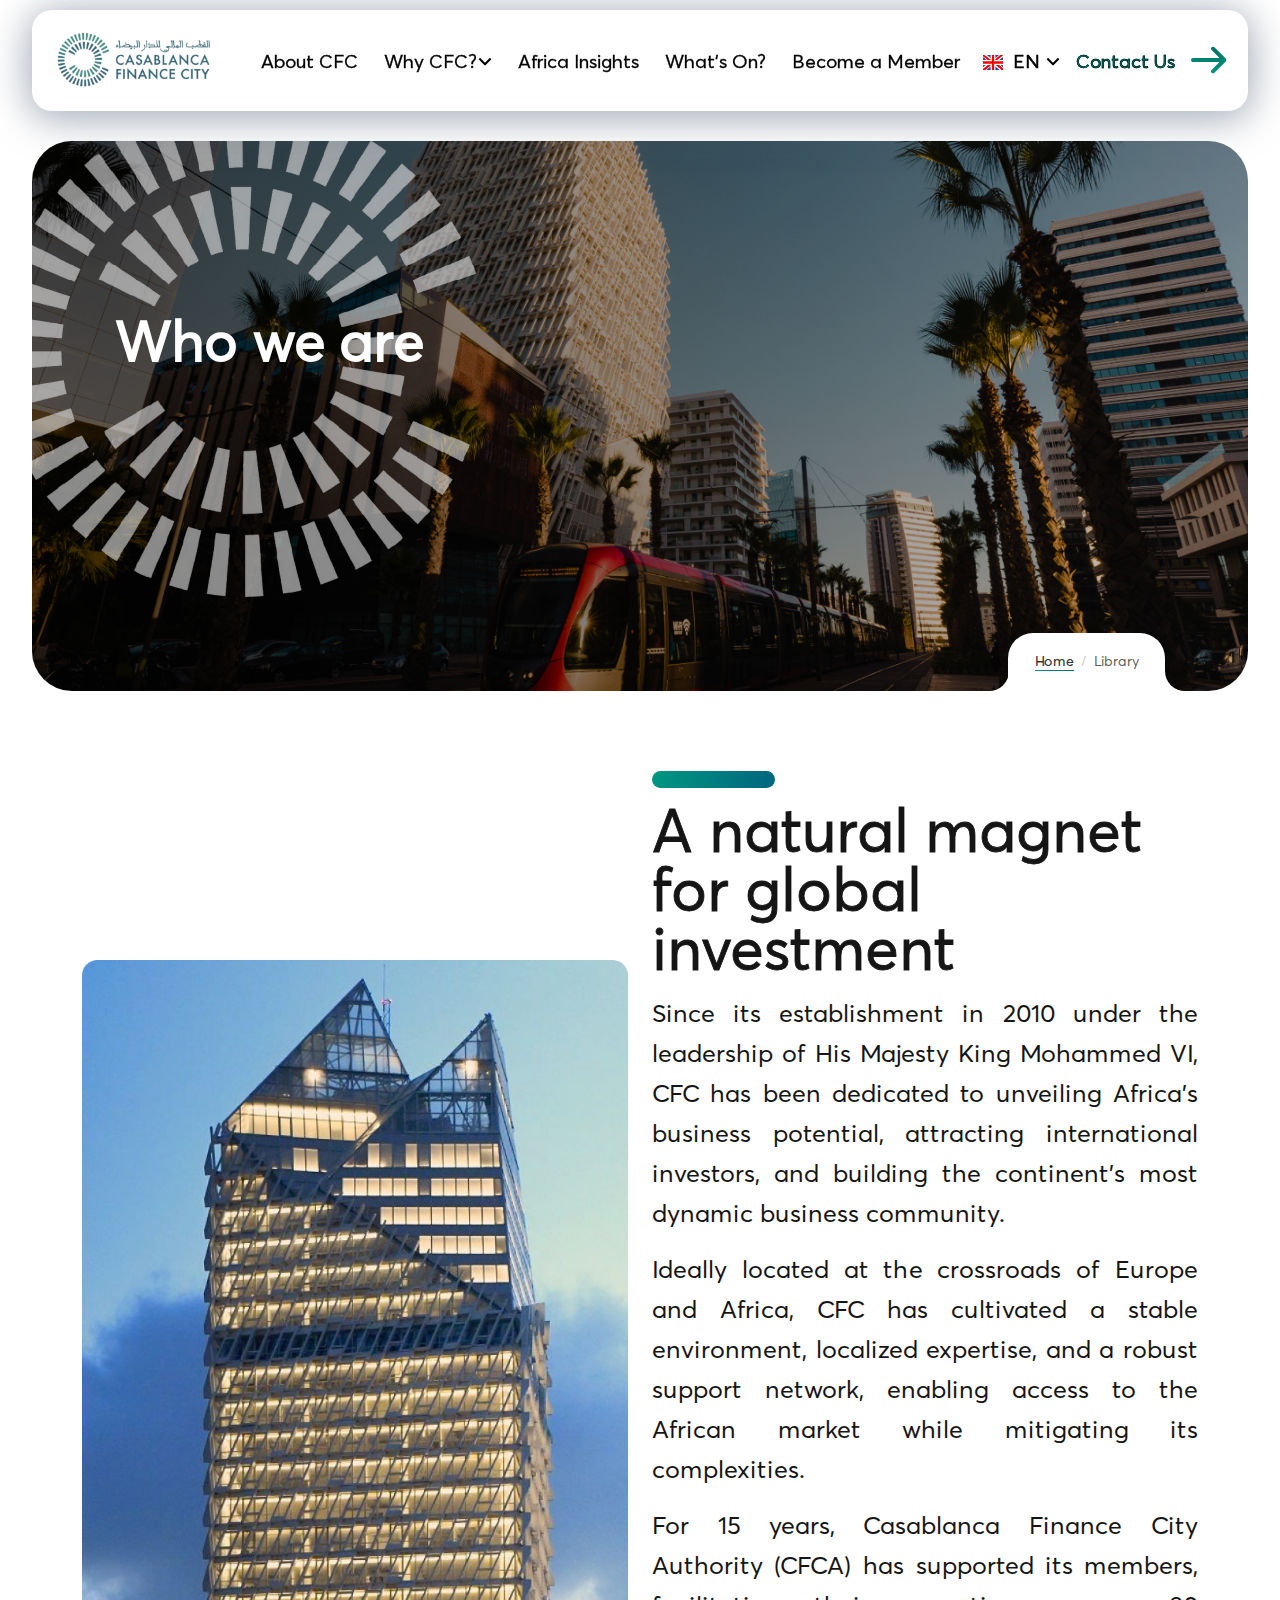
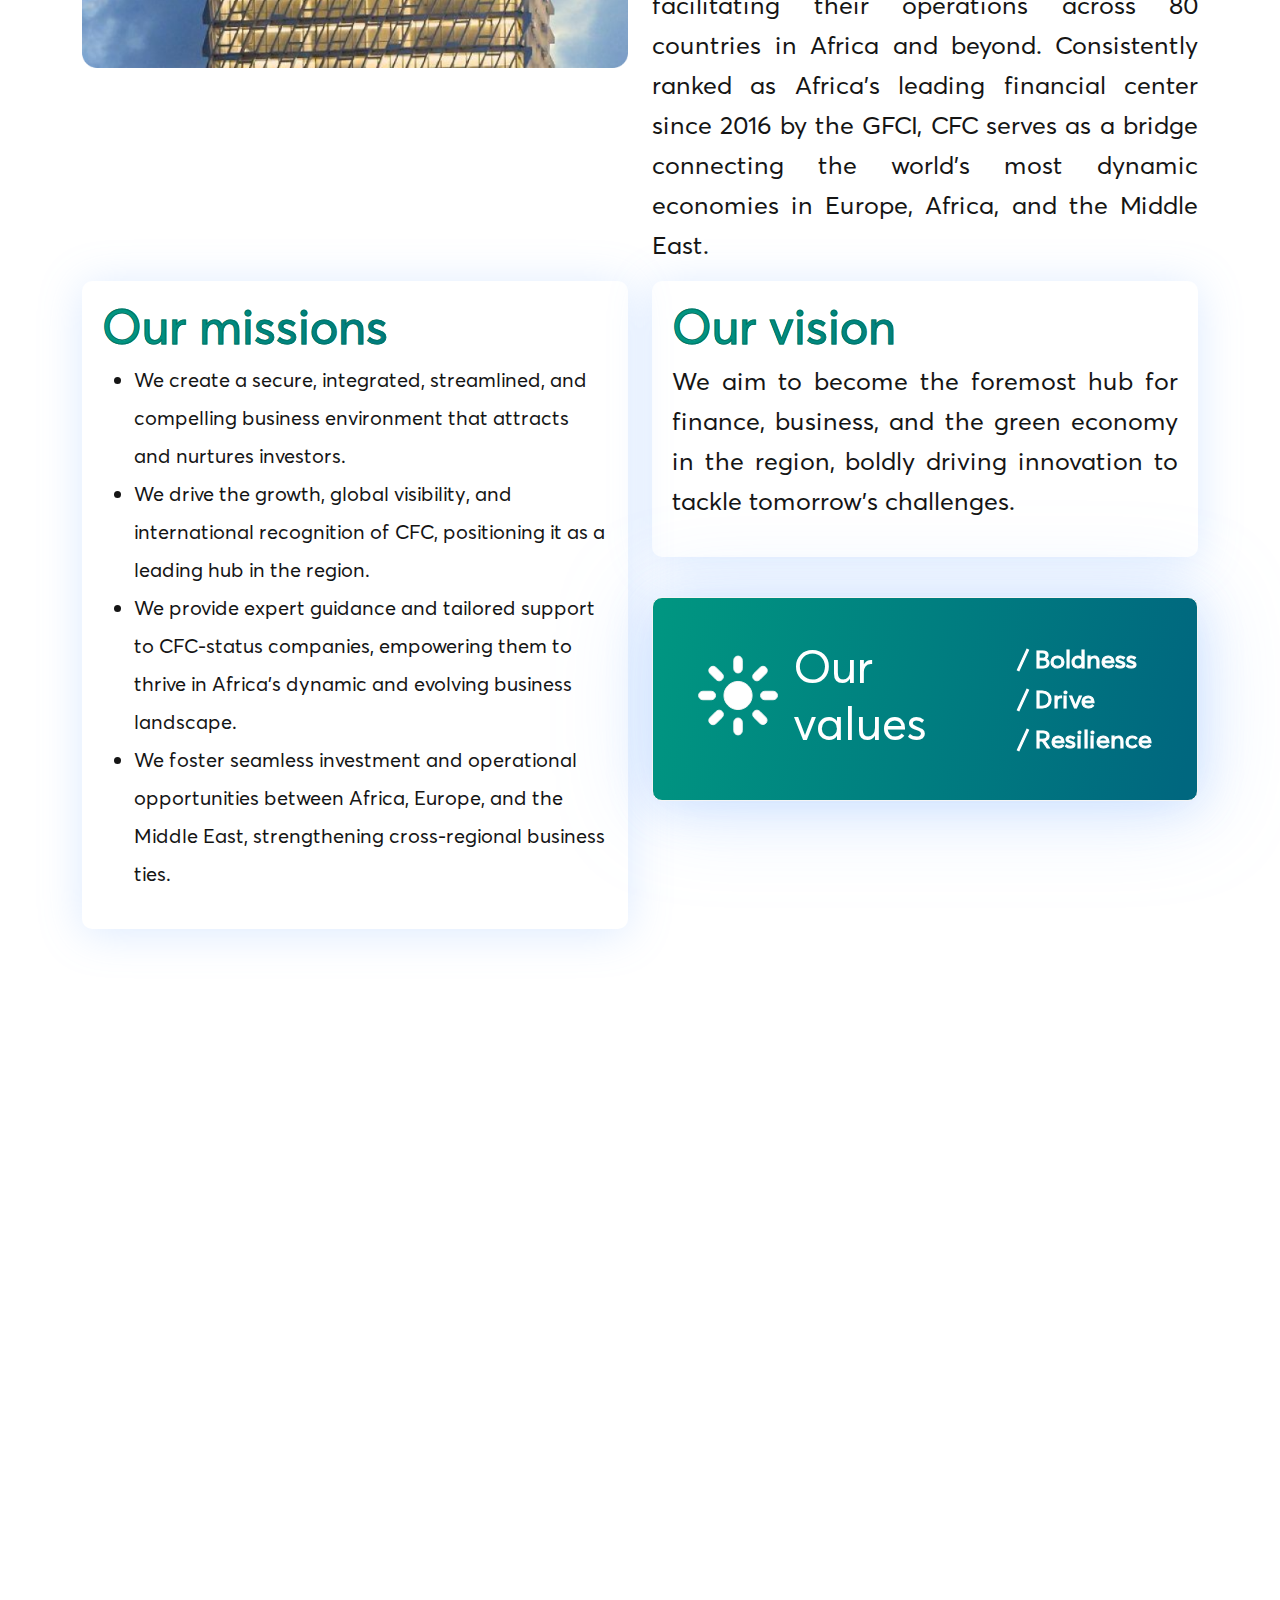
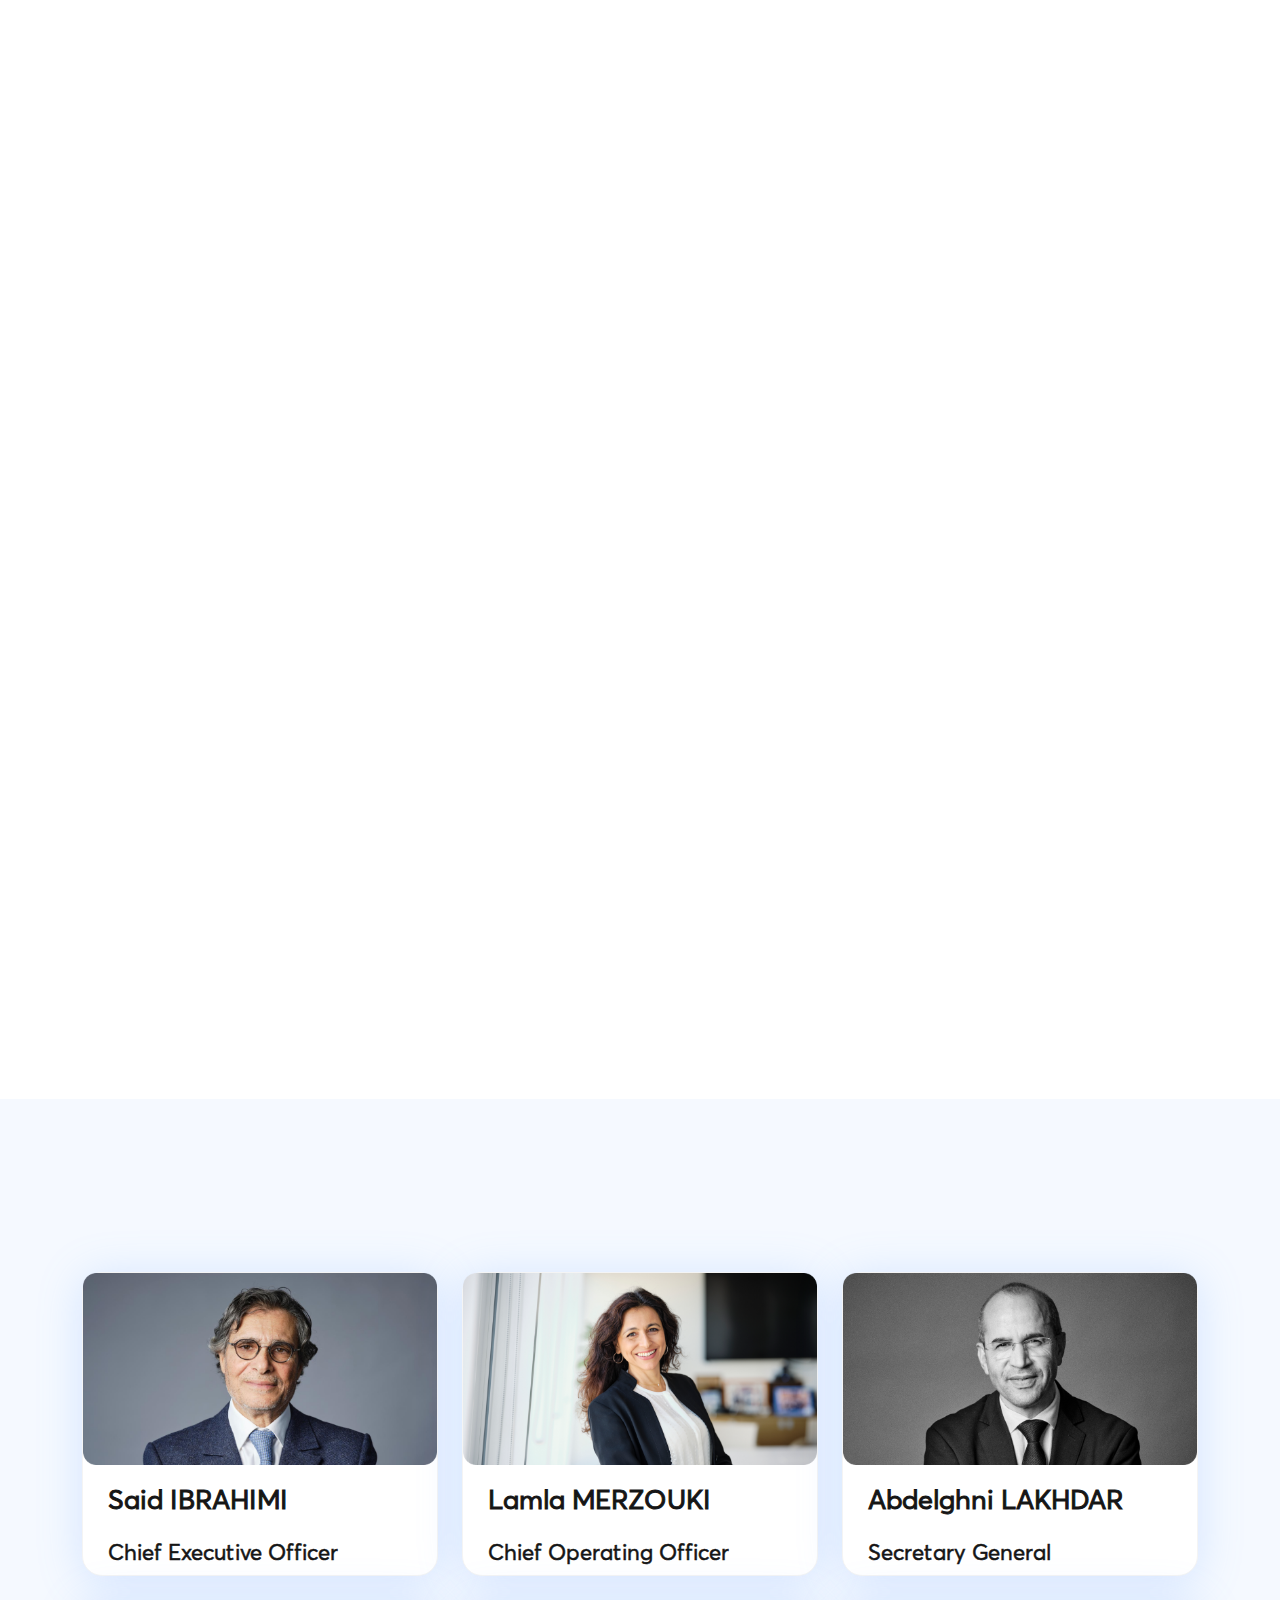
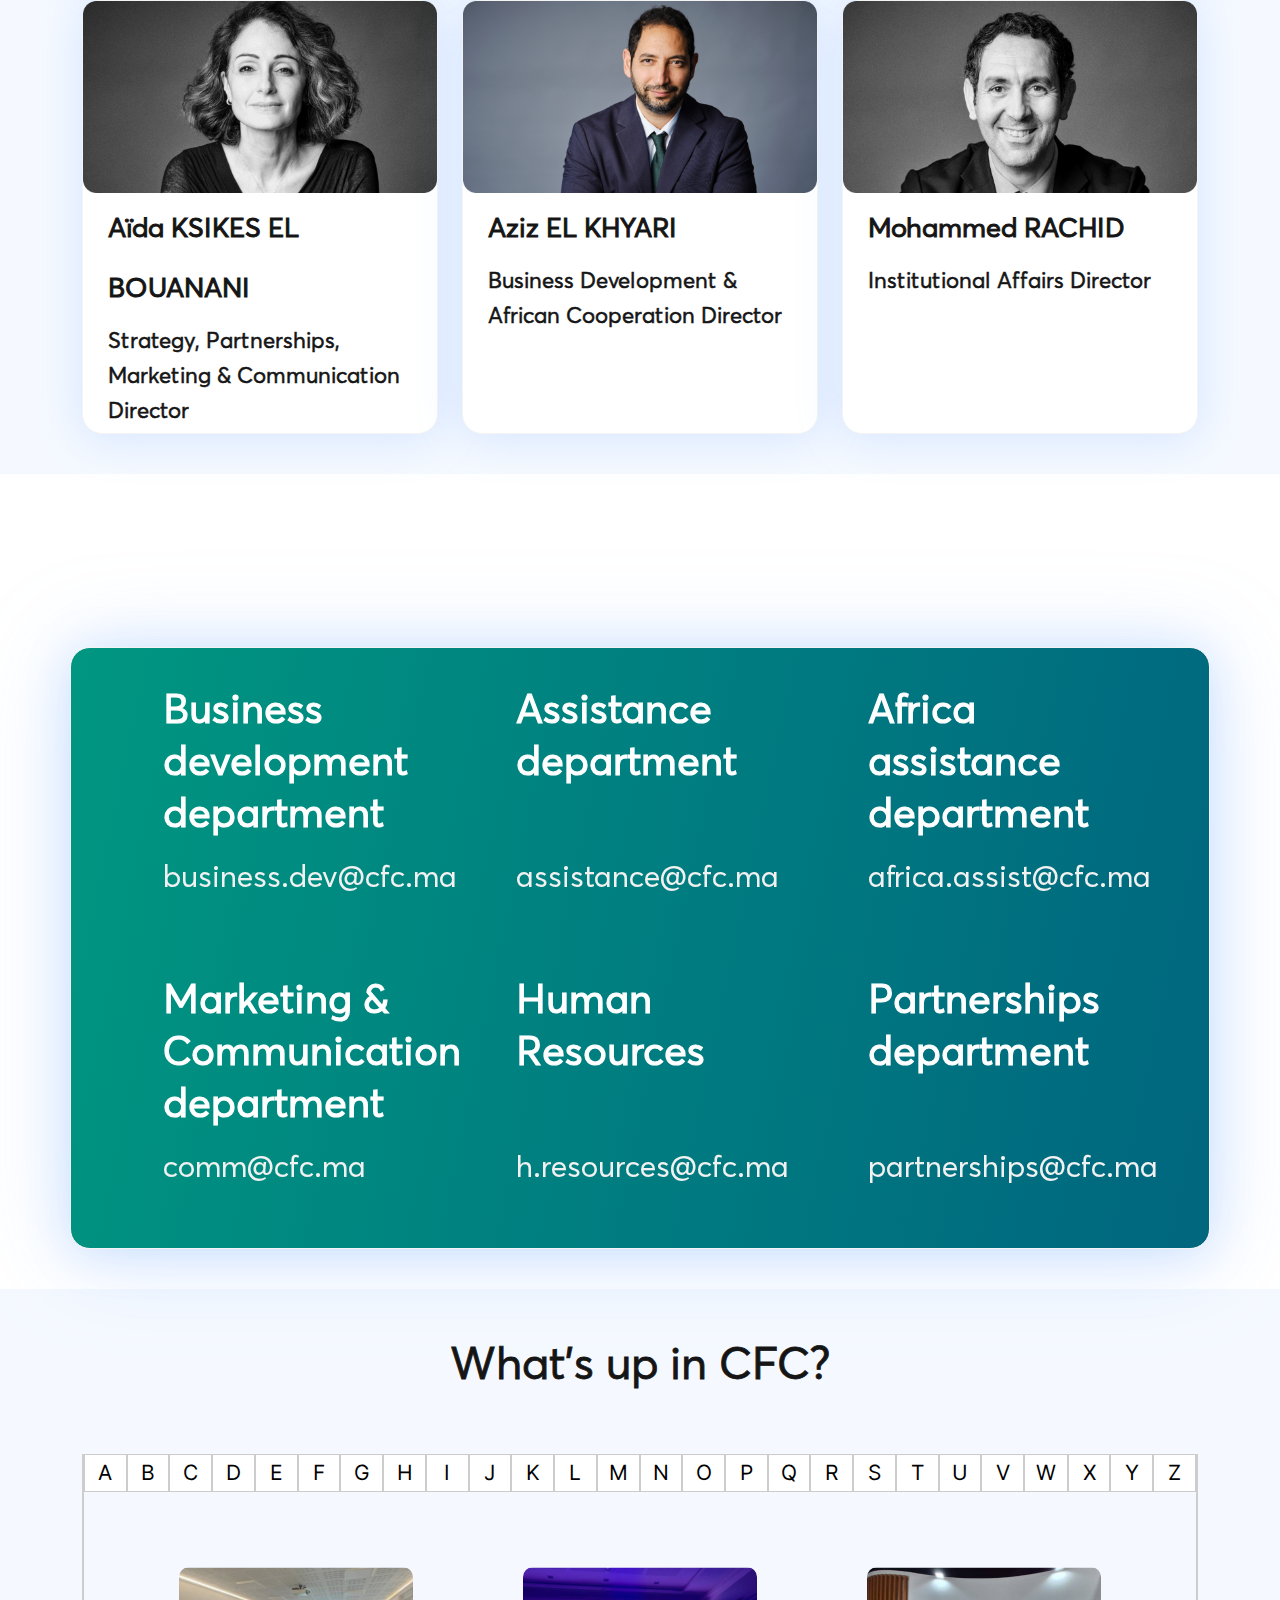
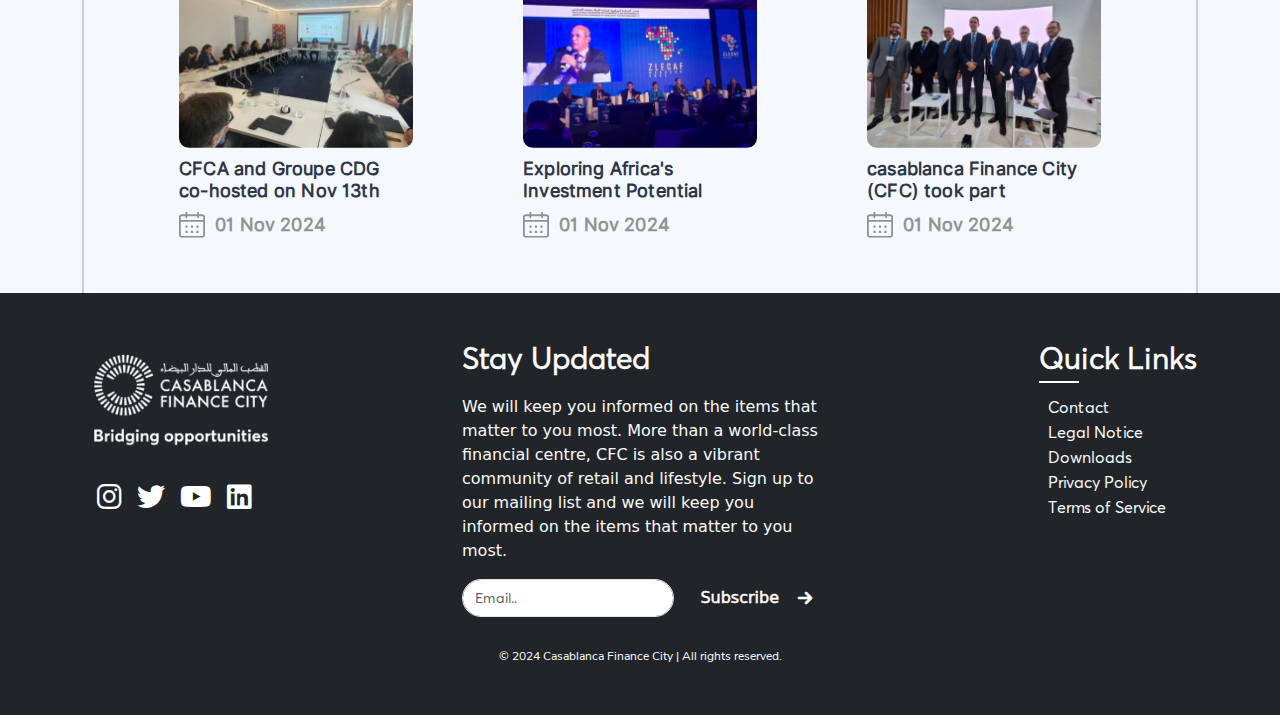
<file: About.html>
<!DOCTYPE html>
<html lang="en">

<head>
  <meta charset="UTF-8" />
  <meta name="viewport" content="width=device-width, initial-scale=1.0" />
  <title>MAROC</title>

  <!-- Font Awesome CSS -->
  <link rel="stylesheet" href="./assets/css/all.min.css" />

  <!-- Bootstrap CSS -->
  <link rel="stylesheet" href="./assets/css/bootstrap.min.css" />

  <!-- Owl Carousel CSS -->
  <link rel="stylesheet" href="./assets/css/owl.carousel.min.css" />
  <link rel="stylesheet" href="./assets/css/owl.theme.default.min.css" />

  <!-- AOS CSS -->
  <link rel="stylesheet" href="./assets/css/aos.css" />

  <!-- slick CSS -->
  <link rel="stylesheet" href="./assets/css/slick.css" />

  <!-- Custom CSS -->
  <link rel="stylesheet" href="./assets/css/style.css" />

  <!-- responsive CSS -->
  <link rel="stylesheet" href="./assets/css/responsive.css" />

  <!-- Responsive CSS -->
  <!-- <link rel="stylesheet" href="./assets/css/responsive.css" /> -->

</head>

<body>

  <!-- Preloader -->

  <!-- <div class="preloader"></div> -->

  <!-- Scrolle Top -->
  <!-- 
  <button class="back-to-top" type="button"></button> -->

  <!-- Start.Header -->

  <!-- Header Section -->
  <header class="bg-white shadow-sm header--menu" data-sticky-class="is-sticky">
    <nav class="navbar navbar-expand-lg navbar-light container">
      <a class="navbar-brand" href="#">
        <img src="./assets/images/Logo.png" alt="CFC Logo">
      </a>
      <button class="navbar-toggler" type="button" data-bs-toggle="collapse" data-bs-target="#navbarNav"
        aria-controls="navbarNav" aria-expanded="false" aria-label="Toggle navigation">
        <span class="navbar-toggler-icon"></span>
      </button>
      <div class="collapse navbar-collapse" id="navbarNav">
        <ul class="navbar-nav ms-auto">
          <li class="nav-item">
            <a class="nav-link" href="#">About CFC</a>
          </li>
          <li class="nav-item dropdown">
            <a class="nav-link dropdown-toggle" href="#" id="whyCfcDropdown" role="button" data-bs-toggle="dropdown"
              aria-expanded="false">Why CFC?</a>
            <ul class="dropdown-menu" aria-labelledby="whyCfcDropdown">
              <li><a class="dropdown-item" href="#">Benefits</a></li>
              <li><a class="dropdown-item" href="#">Requirements</a></li>
            </ul>
          </li>
          <li class="nav-item">
            <a class="nav-link" href="#">Africa Insights</a>
          </li>
          <li class="nav-item">
            <a class="nav-link" href="#">What's On?</a>
          </li>
          <li class="nav-item">
            <a class="nav-link" href="#">Become a Member</a>
          </li>
          <!-- Multi-language Selector -->

        </ul>
        <ul class="multi--select">
          <li class="nav-item dropdown">
            <!-- <a class="nav-link dropdown-toggle" href="#" id="languageDropdown" role="button" data-bs-toggle="dropdown"
              aria-expanded="false">
              <i class="fas fa-globe"></i> EN
            </a>
            <ul class="dropdown-menu" aria-labelledby="languageDropdown">
              <li><a class="dropdown-item" href="#">EN - English</a></li>
              <li><a class="dropdown-item" href="#">FR - Français</a></li>
              <li><a class="dropdown-item" href="#">AR - العربية</a></li>
            </ul> -->
            <a class="nav-link dropdown-toggle" href="#" id="languageDropdown" role="button" data-bs-toggle="dropdown"
              aria-expanded="false">
              <img src="./assets/images/flagpack_gb-ukm.png" alt="English Flag"
                style="width: 20px; height: 15px; margin-right: 5px;">
              EN
            </a>
            <ul class="dropdown-menu" aria-labelledby="languageDropdown">
              <li>
                <a class="dropdown-item" href="#">
                  <img src="./assets/images/flagpack_gb-ukm.png" alt="English Flag"
                    style="width: 20px; height: 15px; margin-right: 5px;"> ES
                </a>
              </li>
              <li>
                <a class="dropdown-item" href="#">
                  <img src="./assets/images/flagpack_gb-ukm.png" alt="French Flag"
                    style="width: 20px; height: 15px; margin-right: 5px;"> FR
                </a>
              </li>
              <li>
                <a class="dropdown-item" href="#">
                  <img src="./assets/images/flagpack_gb-ukm.png" alt="Arabic Flag"
                    style="width: 20px; height: 15px; margin-right: 5px;"> AR
                </a>
              </li>
            </ul>
          </li>
          <!-- Contact Us Button -->
          <li class="nav-item">
            <a class="" href="/index.html#contact---us">
              Contact Us<svg xmlns="http://www.w3.org/2000/svg" width="48" height="48" viewBox="0 0 48 48" fill="none">
                <g clip-path="url(#clip0_4948_4128)">
                  <path
                    d="M40.7279 22.5873C41.1028 22.9623 41.3135 23.4709 41.3135 24.0013C41.3135 24.5316 41.1028 25.0402 40.7279 25.4153L29.4139 36.7293C29.2294 36.9203 29.0087 37.0727 28.7647 37.1775C28.5207 37.2823 28.2583 37.3375 27.9927 37.3398C27.7271 37.3421 27.4638 37.2915 27.218 37.1909C26.9722 37.0903 26.7489 36.9418 26.5611 36.7541C26.3733 36.5663 26.2248 36.343 26.1243 36.0972C26.0237 35.8514 25.9731 35.588 25.9754 35.3225C25.9777 35.0569 26.0329 34.7945 26.1377 34.5505C26.2425 34.3065 26.3949 34.0858 26.5859 33.9013L34.4859 26.0013H7.9999C7.46947 26.0013 6.96076 25.7906 6.58569 25.4155C6.21062 25.0404 5.9999 24.5317 5.9999 24.0013C5.9999 23.4708 6.21062 22.9621 6.58569 22.5871C6.96076 22.212 7.46947 22.0013 7.9999 22.0013H34.4859L26.5859 14.1013C26.2216 13.7241 26.02 13.2189 26.0246 12.6945C26.0291 12.1701 26.2395 11.6684 26.6103 11.2976C26.9811 10.9268 27.4827 10.7165 28.0071 10.7119C28.5315 10.7074 29.0367 10.9089 29.4139 11.2733L40.7279 22.5873Z"
                    fill="url(#paint0_linear_4948_4128)" />
                </g>
                <defs>
                  <linearGradient id="paint0_linear_4948_4128" x1="23.6567" y1="37.3398" x2="25.6881" y2="13.0491"
                    gradientUnits="userSpaceOnUse">
                    <stop stop-color="#009681" />
                    <stop offset="1" stop-color="#007565" />
                  </linearGradient>
                  <clipPath id="clip0_4948_4128">
                    <rect width="48" height="48" fill="white" transform="matrix(0 -1 -1 0 48 48)" />
                  </clipPath>
                </defs>
              </svg>
            </a>
          </li>
        </ul>
      </div>
    </nav>
  </header>


  <!-- Slider Section -->
  <section class="slider container-fluid" id="banner-title">
    <div class="slider-overlay"></div>
    <!-- <iframe class="slider-video"
      src="https://www.youtube.com/embed/f97OGCef0FE?autoplay=1&mute=1&loop=1&playlist=f97OGCef0FE" frameborder="0"
      allow="autoplay; encrypted-media" allowfullscreen>
    </iframe> -->
    <img class="slider-video" src="./assets/images/banner-img.png">

    <div class="slider-content">
      <h2 class="display-4 fw-bold">Who we are</h2>
    </div>
    <div class="icon--banner-after">
      <img class="slider-img--icon" src="./assets/images/icon--banner.png">

    </div>
    <!-- Breadcrumb -->
    <div class="breadcrumb-container">
      <nav aria-label="breadcrumb">
        <ol class="breadcrumb">
          <li class="breadcrumb-item"><a href="#">Home</a></li>
          <li class="breadcrumb-item active" aria-current="page">Library</li>
        </ol>
      </nav>
    </div>
  </section>
  <section class="global_investment">
    <div class="container">
      <!-- Row 1 -->
      <div class="row">
        <div class="col-lg-6 mb-4">
          <img src="./assets/images/ive.png" alt="CFC Tower" class="img-fluid rounded">
        </div>
        <div class="col-lg-6">
          <h3 class="section-title">A natural magnet for global investment</h3>
          <p>
            Since its establishment in 2010 under the leadership of His Majesty King Mohammed VI, CFC has been dedicated
            to unveiling Africa's business potential, attracting international investors, and building the continent's
            most dynamic business community.
          </p>
          <p>
            Ideally located at the crossroads of Europe and Africa, CFC has cultivated a stable environment, localized
            expertise, and a robust support network, enabling access to the African market while mitigating its
            complexities.
          </p>
          <p>
            For 15 years, Casablanca Finance City Authority (CFCA) has supported its members, facilitating their
            operations across 80 countries in Africa and beyond. Consistently ranked as Africa's leading financial
            center since 2016 by the GFCI, CFC serves as a bridge connecting the world's most dynamic economies in
            Europe, Africa, and the Middle East.
          </p>
        </div>
      </div>

      <!-- Row 2 -->
      <div class="row">
        <div class="col-lg-6">
          <div class="custom-card">
            <h4 class="section-title">Our missions</h4>
            <ul>
              <li>We create a secure, integrated, streamlined, and compelling business environment that attracts and
                nurtures investors.</li>
              <li>We drive the growth, global visibility, and international recognition of CFC, positioning it as a
                leading hub in the region.</li>
              <li>We provide expert guidance and tailored support to CFC-status companies, empowering them to thrive in
                Africa's dynamic and evolving business landscape.</li>
              <li>We foster seamless investment and operational opportunities between Africa, Europe, and the Middle
                East, strengthening cross-regional business ties.</li>
            </ul>
          </div>
        </div>
        <div class="col-lg-6">
          <div class="custom-card">
            <h4 class="section-title">Our vision</h4>
            <p>
              We aim to become the foremost hub for finance, business, and the green economy in the region, boldly
              driving innovation to tackle tomorrow's challenges.
            </p>
          </div>
          <!--  -->
          <div class="values-section">
            <div class="values--meteo">
              <h4 class="section-title"><svg xmlns="http://www.w3.org/2000/svg" width="91" height="91"
                  viewBox="0 0 91 91" fill="none">
                  <path
                    d="M45.5 5.6875C46.6313 5.6875 47.7163 6.13691 48.5163 6.93687C49.3162 7.73683 49.7656 8.82181 49.7656 9.95312V18.4844C49.7656 19.6157 49.3162 20.7007 48.5163 21.5006C47.7163 22.3006 46.6313 22.75 45.5 22.75C44.3687 22.75 43.2837 22.3006 42.4837 21.5006C41.6838 20.7007 41.2344 19.6157 41.2344 18.4844V9.95312C41.2344 8.82181 41.6838 7.73683 42.4837 6.93687C43.2837 6.13691 44.3687 5.6875 45.5 5.6875ZM59.7188 45.5C59.7188 49.271 58.2207 52.8876 55.5542 55.5542C52.8876 58.2207 49.271 59.7188 45.5 59.7188C41.729 59.7188 38.1124 58.2207 35.4458 55.5542C32.7793 52.8876 31.2812 49.271 31.2812 45.5C31.2812 41.729 32.7793 38.1124 35.4458 35.4458C38.1124 32.7793 41.729 31.2812 45.5 31.2812C49.271 31.2812 52.8876 32.7793 55.5542 35.4458C58.2207 38.1124 59.7188 41.729 59.7188 45.5ZM73.6531 23.3756C74.0722 22.9851 74.4084 22.5142 74.6415 21.9909C74.8746 21.4677 75 20.9028 75.0101 20.3301C75.0202 19.7573 74.9149 19.1884 74.7003 18.6573C74.4858 18.1261 74.1665 17.6437 73.7614 17.2386C73.3563 16.8335 72.8739 16.5142 72.3427 16.2997C71.8116 16.0851 71.2426 15.9798 70.6699 15.9899C70.0972 16 69.5323 16.1254 69.0091 16.3585C68.4858 16.5916 68.0149 16.9278 67.6244 17.3469L61.5843 23.3756C61.1876 23.7719 60.873 24.2423 60.6582 24.7602C60.4434 25.278 60.3327 25.8331 60.3325 26.3937C60.3319 27.5259 60.7812 28.6119 61.5814 29.4129C62.3816 30.2139 63.4673 30.6642 64.5995 30.6647C65.7317 30.6652 66.8177 30.216 67.6187 29.4158L73.6531 23.3756ZM85.3125 45.5C85.3125 46.6313 84.8631 47.7163 84.0631 48.5163C83.2632 49.3162 82.1782 49.7656 81.0469 49.7656H72.5156C71.3843 49.7656 70.2993 49.3162 69.4994 48.5163C68.6994 47.7163 68.25 46.6313 68.25 45.5C68.25 44.3687 68.6994 43.2837 69.4994 42.4837C70.2993 41.6838 71.3843 41.2344 72.5156 41.2344H81.0469C82.1782 41.2344 83.2632 41.6838 84.0631 42.4837C84.8631 43.2837 85.3125 44.3687 85.3125 45.5ZM67.6244 73.6531C68.433 74.4066 69.5025 74.8168 70.6076 74.7973C71.7127 74.7778 72.7671 74.3301 73.5486 73.5486C74.3301 72.7671 74.7778 71.7127 74.7973 70.6076C74.8168 69.5025 74.4066 68.433 73.6531 67.6244L67.6244 61.5843C67.2281 61.1876 66.7577 60.873 66.2398 60.6582C65.722 60.4434 65.1669 60.3327 64.6063 60.3325C64.0457 60.3322 63.4905 60.4424 62.9725 60.6567C62.4545 60.8709 61.9837 61.1852 61.5871 61.5814C61.1905 61.9776 60.8758 62.4481 60.661 62.9659C60.4463 63.4838 60.3356 64.0388 60.3353 64.5995C60.3348 65.7317 60.784 66.8177 61.5843 67.6187L67.6244 73.6531ZM45.5 68.25C46.6313 68.25 47.7163 68.6994 48.5163 69.4994C49.3162 70.2993 49.7656 71.3843 49.7656 72.5156V81.0469C49.7656 82.1782 49.3162 83.2632 48.5163 84.0631C47.7163 84.8631 46.6313 85.3125 45.5 85.3125C44.3687 85.3125 43.2837 84.8631 42.4837 84.0631C41.6838 83.2632 41.2344 82.1782 41.2344 81.0469V72.5156C41.2344 71.3843 41.6838 70.2993 42.4837 69.4994C43.2837 68.6994 44.3687 68.25 45.5 68.25ZM29.4158 67.6244C29.8123 67.2281 30.127 66.7577 30.3418 66.2398C30.5566 65.722 30.6673 65.1669 30.6675 64.6063C30.6678 64.0457 30.5576 63.4905 30.3433 62.9725C30.1291 62.4545 29.8148 61.9837 29.4186 61.5871C29.0224 61.1905 28.5519 60.8758 28.0341 60.661C27.5162 60.4463 26.9612 60.3356 26.4005 60.3353C25.8399 60.335 25.2848 60.4452 24.7667 60.6595C24.2487 60.8738 23.7779 61.188 23.3813 61.5843L17.3469 67.6244C16.9278 68.0149 16.5916 68.4858 16.3585 69.0091C16.1254 69.5323 16 70.0972 15.9899 70.6699C15.9798 71.2426 16.0851 71.8116 16.2997 72.3427C16.5142 72.8739 16.8335 73.3563 17.2386 73.7614C17.6437 74.1665 18.1261 74.4858 18.6573 74.7003C19.1884 74.9149 19.7573 75.0202 20.3301 75.0101C20.9028 75 21.4677 74.8746 21.9909 74.6415C22.5142 74.4084 22.9851 74.0722 23.3756 73.6531L29.4158 67.6244ZM22.75 45.5C22.75 46.6313 22.3006 47.7163 21.5006 48.5163C20.7007 49.3162 19.6157 49.7656 18.4844 49.7656H9.95312C8.82181 49.7656 7.73683 49.3162 6.93687 48.5163C6.13691 47.7163 5.6875 46.6313 5.6875 45.5C5.6875 44.3687 6.13691 43.2837 6.93687 42.4837C7.73683 41.6838 8.82181 41.2344 9.95312 41.2344H18.4844C19.6157 41.2344 20.7007 41.6838 21.5006 42.4837C22.3006 43.2837 22.75 44.3687 22.75 45.5ZM23.3756 29.4158C24.1766 30.2175 25.2632 30.6682 26.3965 30.6687C27.5298 30.6692 28.6169 30.2196 29.4186 29.4186C30.2203 28.6176 30.671 27.531 30.6716 26.3977C30.6721 25.2644 30.2224 24.1774 29.4214 23.3756L23.3756 17.3469C22.9851 16.9278 22.5142 16.5916 21.9909 16.3585C21.4677 16.1254 20.9028 16 20.3301 15.9899C19.7573 15.9798 19.1884 16.0851 18.6573 16.2997C18.1261 16.5142 17.6437 16.8335 17.2386 17.2386C16.8335 17.6437 16.5142 18.1261 16.2997 18.6573C16.0851 19.1884 15.9798 19.7573 15.9899 20.3301C16 20.9028 16.1254 21.4677 16.3585 21.9909C16.5916 22.5142 16.9278 22.9851 17.3469 23.3756L23.3756 29.4158Z"
                    fill="white" />
                </svg>Our values</h4>
            </div>
            <div class="meteo--value2">
              <p>/ Boldness</p>
              <p>/ Drive</p>
              <p>/ Resilience</p>
            </div>
          </div>
        </div>
      </div>

      <!-- Row 3 -->

    </div>
  </section>
  <section class="increment--bx" data-aos="fade-up">
    <div class="title-primary-sc mb-3">
      <h2 class="text-center mb-4" data-aos="fade-down">CFC at a Glance</h2>
    </div>
    <div class="col-md-11">
      <div class="row stats-container">
        <div class="col-md-4 col-sm-6 stat-item" data-aos="fade-up" data-aos-delay="100">
          <div class="img-counter">
            <img src="./assets/images/1-1.png" alt="Revenue">
          </div>
          <div class="counter--number">
            <div class="count--inc">
              <span>$</span>
              <h3 class="counter" data-target="1.5">0</h3><span>billion</span>
            </div>
            <p>Revenue of CFC members</p>
          </div>
        </div>
        <div class="col-md-4 col-sm-6 stat-item" data-aos="fade-up" data-aos-delay="200">
          <div class="img-counter">
            <img src="./assets/images/1-2.png" alt="Financial Center">
          </div>
          <div class="counter--number">
            <h3>1<sup>st</sup></h3>
            <p>Financial center in Africa</p>
          </div>
        </div>
        <div class="col-md-4 col-sm-6 stat-item" data-aos="fade-up" data-aos-delay="300">
          <div class="img-counter">
            <img src="./assets/images/1-3.png" alt="Members">
          </div>
          <div class="counter--number">
            <h3 class="counter" data-target="225">0</h3>
            <p>Members</p>
          </div>
        </div>
        <div class="col-md-4 col-sm-6 stat-item" data-aos="fade-up" data-aos-delay="400">
          <div class="img-counter">
            <img src="./assets/images/1-4.png" alt="Countries">
          </div>
          <div class="counter--number">
            <h3 class="counter" data-target="80">0</h3>
            <p>Countries covered</p>
          </div>
        </div>
        <div class="col-md-4 col-sm-6 stat-item" data-aos="fade-up" data-aos-delay="500">
          <div class="img-counter">
            <img src="./assets/images/1-5.png" alt="Nationalities">
          </div>
          <div class="counter--number">
            <h3 class="counter" data-target="24">0</h3>
            <p>Nationalities represented by CFC</p>
          </div>
        </div>
        <div class="col-md-4 col-sm-6 stat-item" data-aos="fade-up" data-aos-delay="600">
          <div class="img-counter">
            <img src="./assets/images/1-6.png" alt="Employees">
          </div>
          <div class="counter--number">
            <div class="count--inc">
              <span>+</span>
              <h3 class="counter" data-target="5500">0</h3>
            </div>
            <p>Employees</p>
          </div>
        </div>
      </div>
    </div>
    <div class="text-center btn--pls" data-aos="fade-up" data-aos-delay="700">
      <a href="#" download="">
        <span>Explore the 2023 activity report</span>
        <svg xmlns="http://www.w3.org/2000/svg" width="40" height="40" viewBox="0 0 40 40" fill="none">
          <path
            d="M6.6665 26.6733V28.3333C6.6665 29.6594 7.19329 30.9312 8.13097 31.8689C9.06865 32.8066 10.3404 33.3333 11.6665 33.3333H28.3332C29.6593 33.3333 30.931 32.8066 31.8687 31.8689C32.8064 30.9312 33.3332 29.6594 33.3332 28.3333V26.6667M19.9998 7.5V25.8333M19.9998 25.8333L25.8332 20M19.9998 25.8333L14.1665 20"
            stroke="url(#paint0_linear_5283_3067)" stroke-width="4" stroke-linecap="round" stroke-linejoin="round" />
          <defs>
            <linearGradient id="paint0_linear_5283_3067" x1="6.6665" y1="20.4167" x2="30.8457" y2="17.6486"
              gradientUnits="userSpaceOnUse">
              <stop stop-color="#009681" />
              <stop offset="1" stop-color="#007565" />
            </linearGradient>
          </defs>
        </svg>
      </a>
    </div>
  </section>
  <!--  -->
  <section class="increment--bx width--img-inc right-align-section" data-aos="fade-up">
    <div class="col-md-11">
      <div class="row stats-container">
        <div class="title-primary-sc mb-3">
          <h2 class="text-center mb-4" data-aos="fade-down">CFC going green</h2>
        </div>
        <div class="flex--with-img">
          <div class="row-column-width--img-inc">
            <div class="col-md-3">
              <div class="icon-box">
                <img src="./assets/images/in1.png" alt="Icon 1">
                <p>51 CFC members have signed our sustainability charter</p>
              </div>
            </div>
            <div class="col-md-3">
              <div class="icon-box">
                <img src="./assets/images/in1.png" alt="Icon 1">
                <p>35,5M Euros Green Bonds issue</p>
              </div>
            </div>
            <div class="col-md-3">
              <div class="icon-box">
                <img src="./assets/images/in1.png" alt="Icon 1">
                <p>7 partnerships for green and sustainable finance</p>
              </div>
            </div>
            <div class="col-md-3">
              <div class="icon-box">
                <img src="./assets/images/in1.png" alt="Icon 1">
                <p>The CFC towers are LEED Gold certified</p>
              </div>
            </div>
          </div>
          <div class="row-column-width--img-inc">
            <div class="video-box" data-iframe="https://www.youtube.com/embed/f97OGCef0FE?si=qAyrAF6cKnsapwIo">
              <img src="./assets/images/in3.png" alt="Icon 1">
              <div class="play---icon-video">
                <svg xmlns="http://www.w3.org/2000/svg" width="41" height="48" viewBox="0 0 41 48" fill="none">
                  <path
                    d="M3.718 1.25169C3.44472 1.08966 3.13342 1.00284 2.81572 1.00007C2.49802 0.997294 2.18525 1.07866 1.90918 1.23589C1.63311 1.39312 1.40357 1.62062 1.24389 1.89529C1.0842 2.16995 1.00006 2.48198 1 2.79969V44.4817C1.00006 44.7994 1.0842 45.1114 1.24389 45.3861C1.40357 45.6607 1.63311 45.8882 1.90918 46.0455C2.18525 46.2027 2.49802 46.2841 2.81572 46.2813C3.13342 46.2785 3.44472 46.1917 3.718 46.0297L38.887 25.1887C39.1556 25.0293 39.3781 24.8028 39.5327 24.5314C39.6872 24.26 39.7685 23.953 39.7685 23.6407C39.7685 23.3284 39.6872 23.0214 39.5327 22.75C39.3781 22.4786 39.1556 22.2521 38.887 22.0927L3.718 1.25169Z"
                    fill="white" stroke="white" stroke-width="1.5" stroke-linecap="round" stroke-linejoin="round" />
                </svg>
              </div>
            </div>
          </div>
        </div>
      </div>
    </div>
  </section>
  
  <!-- Modal -->
  <div id="videoModal" class="modal">
    <div class="modal-content">
      <span class="close">&times;</span>
      <div id="videoContainer"></div> <!-- This will hold the iframe dynamically -->
    </div>
  </div>
  
  
  <section class="management_team">
    <div class="title-primary-sc mb-3">
      <h2 class="text-center mb-4" data-aos="fade-down">CFC management team</h2>
    </div>
    <div class="container">
      <div class="row g-4">
        <!-- Card 1 -->
        <div class="col-md-4">
          <div class="team-card">
            <img src="./assets/images/Mask group (12).png" alt="Said IBRAHIMI" class="img-fluid">
            <h5>Said IBRAHIMI</h5>
            <p>Chief Executive Officer</p>
          </div>
        </div>
        <!-- Card 2 -->
        <div class="col-md-4">
          <div class="team-card">
            <img src="./assets/images/Mask group (13).png" alt="Lamla MERZOUKI" class="img-fluid">
            <h5>Lamla MERZOUKI</h5>
            <p>Chief Operating Officer</p>
          </div>
        </div>
        <!-- Card 3 -->
        <div class="col-md-4">
          <div class="team-card">
            <img src="./assets/images/Mask group (14).png" alt="Abdelghni LAKHDAR" class="img-fluid">
            <h5>Abdelghni LAKHDAR</h5>
            <p>Secretary General</p>
          </div>
        </div>
        <!-- Card 4 -->
        <div class="col-md-4">
          <div class="team-card">
            <img src="./assets/images/Mask group (15).png" alt="Aïda KSIKES EL BOUANANI" class="img-fluid">
            <h5>Aïda KSIKES EL BOUANANI</h5>
            <p>Strategy, Partnerships, Marketing & Communication Director</p>
          </div>
        </div>
        <!-- Card 5 -->
        <div class="col-md-4">
          <div class="team-card">
            <img src="./assets/images/Mask group (11).png" alt="Aziz EL KHYARI" class="img-fluid">
            <h5>Aziz EL KHYARI</h5>
            <p>Business Development & African Cooperation Director</p>
          </div>
        </div>
        <!-- Card 6 -->
        <div class="col-md-4">
          <div class="team-card">
            <img src="./assets/images/Mask group (16).png" alt="Mohammed RACHID" class="img-fluid">
            <h5>Mohammed RACHID</h5>
            <p>Institutional Affairs Director</p>
          </div>
        </div>
      </div>
    </div>
  </section>
  <!--  -->
  <section class="team_member">
    <div class="title-primary-sc mb-3">
      <h2 class="text-center mb-4" data-aos="fade-down">
        Looking to reach out to a CFC Team member?
      </h2>
    </div>
    <div class="container">
      <div class="row">
        <!-- Business Development -->
        <div class="col-md-4 text-center">
          <div class="contact-card">
            <h5>Business development department</h5>
            <p><a href="mailto:business.dev@cfc.ma">business.dev@cfc.ma</a></p>
          </div>
        </div>
        <!-- Assistance -->
        <div class="col-md-4 text-center">
          <div class="contact-card">
            <h5>Assistance department</h5>
            <p><a href="mailto:assistance@cfc.ma">assistance@cfc.ma</a></p>
          </div>
        </div>
        <!-- Africa Assistance -->
        <div class="col-md-4 text-center">
          <div class="contact-card">
            <h5>Africa assistance department</h5>
            <p><a href="mailto:africa.assist@cfc.ma">africa.assist@cfc.ma</a></p>
          </div>
        </div>
        <!-- Marketing -->
        <div class="col-md-4 text-center">
          <div class="contact-card">
            <h5>Marketing & Communication department</h5>
            <p><a href="mailto:comm@cfc.ma">comm@cfc.ma</a></p>
          </div>
        </div>
        <!-- Human Resources -->
        <div class="col-md-4 text-center">
          <div class="contact-card">
            <h5>Human Resources</h5>
            <p><a href="mailto:h.resources@cfc.ma">h.resources@cfc.ma</a></p>
          </div>
        </div>
        <!-- Partnerships -->
        <div class="col-md-4 text-center">
          <div class="contact-card">
            <h5>Partnerships department</h5>
            <p><a href="mailto:partnerships@cfc.ma">partnerships@cfc.ma</a></p>
          </div>
        </div>
      </div>
    </div>
  </section>
  <section class="section---filter-block">
    <div class="container">
      <div class="title-primary-sc mb-3">
        <h2>What’s up in CFC?</h2>
      </div>
      <div class="card---filter">
        <div class="filter" id="filter">
          <!-- Alphabet buttons will be dynamically generated here -->
        </div>

        <div class="articles" id="articles">
          <div class="article" data-title="CFCA and Groupe CDG co-hosted on Nov 13th">
            <div class="articles-img">
              <img src="./assets/images/image (2).png" alt="CFCA and Groupe CDG co-hosted on Nov 13th">
            </div>
            <div class="article-title">CFCA and Groupe CDG co-hosted on Nov 13th</div>
            <div class="article-date"><svg xmlns="http://www.w3.org/2000/svg" width="26" height="27" viewBox="0 0 26 27"
                fill="none">
                <g clip-path="url(#clip0_4698_14065)">
                  <path
                    d="M7.3749 0.71875C7.61625 0.71875 7.84771 0.814625 8.01837 0.985283C8.18902 1.15594 8.2849 1.3874 8.2849 1.62875V3.33045H18.057V1.64045C18.057 1.3991 18.1529 1.16764 18.3235 0.996983C18.4942 0.826325 18.7257 0.73045 18.967 0.73045C19.2083 0.73045 19.4398 0.826325 19.6105 0.996983C19.7811 1.16764 19.877 1.3991 19.877 1.64045V3.33045H23.4C24.0893 3.33045 24.7505 3.6042 25.238 4.09151C25.7256 4.57883 25.9997 5.23981 26 5.92915V24.12C25.9997 24.8094 25.7256 25.4704 25.238 25.9577C24.7505 26.445 24.0893 26.7188 23.4 26.7188H2.6C1.91066 26.7188 1.24954 26.445 0.761982 25.9577C0.274425 25.4704 0.000344669 24.8094 0 24.12L0 5.92915C0.000344669 5.23981 0.274425 4.57883 0.761982 4.09151C1.24954 3.6042 1.91066 3.33045 2.6 3.33045H6.4649V1.62745C6.46524 1.38633 6.56127 1.1552 6.73189 0.984823C6.90251 0.814446 7.13378 0.71875 7.3749 0.71875ZM1.82 10.7833V24.12C1.82 24.2225 1.84018 24.3239 1.87937 24.4185C1.91857 24.5132 1.97603 24.5992 2.04846 24.6716C2.12089 24.744 2.20687 24.8015 2.30151 24.8407C2.39614 24.8799 2.49757 24.9 2.6 24.9H23.4C23.5024 24.9 23.6039 24.8799 23.6985 24.8407C23.7931 24.8015 23.8791 24.744 23.9515 24.6716C24.024 24.5992 24.0814 24.5132 24.1206 24.4185C24.1598 24.3239 24.18 24.2225 24.18 24.12V10.8015L1.82 10.7833ZM8.6671 19.7234V21.8892H6.5V19.7234H8.6671ZM14.0829 19.7234V21.8892H11.9171V19.7234H14.0829ZM19.5 19.7234V21.8892H17.3329V19.7234H19.5ZM8.6671 14.5533V16.7191H6.5V14.5533H8.6671ZM14.0829 14.5533V16.7191H11.9171V14.5533H14.0829ZM19.5 14.5533V16.7191H17.3329V14.5533H19.5ZM6.4649 5.14915H2.6C2.49757 5.14915 2.39614 5.16932 2.30151 5.20852C2.20687 5.24772 2.12089 5.30518 2.04846 5.37761C1.97603 5.45004 1.91857 5.53602 1.87937 5.63066C1.84018 5.72529 1.82 5.82672 1.82 5.92915V8.96465L24.18 8.98285V5.92915C24.18 5.82672 24.1598 5.72529 24.1206 5.63066C24.0814 5.53602 24.024 5.45004 23.9515 5.37761C23.8791 5.30518 23.7931 5.24772 23.6985 5.20852C23.6039 5.16932 23.5024 5.14915 23.4 5.14915H19.877V6.35685C19.877 6.5982 19.7811 6.82966 19.6105 7.00032C19.4398 7.17098 19.2083 7.26685 18.967 7.26685C18.7257 7.26685 18.4942 7.17098 18.3235 7.00032C18.1529 6.82966 18.057 6.5982 18.057 6.35685V5.14915H8.2849V6.34515C8.2849 6.5865 8.18902 6.81796 8.01837 6.98862C7.84771 7.15928 7.61625 7.25515 7.3749 7.25515C7.13355 7.25515 6.90209 7.15928 6.73143 6.98862C6.56077 6.81796 6.4649 6.5865 6.4649 6.34515V5.14915Z"
                    fill="#929292" />
                </g>
                <defs>
                  <clipPath id="clip0_4698_14065">
                    <rect width="26" height="26" fill="white" transform="translate(0 0.71875)" />
                  </clipPath>
                </defs>
              </svg>01 Nov 2024</div>
          </div>
          <div class="article" data-title="Exploring Africa's Investment Potential">
            <div class="articles-img">
              <img src="./assets/images/image (1).png" alt="Exploring Africa's Investment Potential">
            </div>
            <div class="article-title">Exploring Africa's Investment Potential</div>
            <div class="article-date"><svg xmlns="http://www.w3.org/2000/svg" width="26" height="27" viewBox="0 0 26 27"
                fill="none">
                <g clip-path="url(#clip0_4698_14065)">
                  <path
                    d="M7.3749 0.71875C7.61625 0.71875 7.84771 0.814625 8.01837 0.985283C8.18902 1.15594 8.2849 1.3874 8.2849 1.62875V3.33045H18.057V1.64045C18.057 1.3991 18.1529 1.16764 18.3235 0.996983C18.4942 0.826325 18.7257 0.73045 18.967 0.73045C19.2083 0.73045 19.4398 0.826325 19.6105 0.996983C19.7811 1.16764 19.877 1.3991 19.877 1.64045V3.33045H23.4C24.0893 3.33045 24.7505 3.6042 25.238 4.09151C25.7256 4.57883 25.9997 5.23981 26 5.92915V24.12C25.9997 24.8094 25.7256 25.4704 25.238 25.9577C24.7505 26.445 24.0893 26.7188 23.4 26.7188H2.6C1.91066 26.7188 1.24954 26.445 0.761982 25.9577C0.274425 25.4704 0.000344669 24.8094 0 24.12L0 5.92915C0.000344669 5.23981 0.274425 4.57883 0.761982 4.09151C1.24954 3.6042 1.91066 3.33045 2.6 3.33045H6.4649V1.62745C6.46524 1.38633 6.56127 1.1552 6.73189 0.984823C6.90251 0.814446 7.13378 0.71875 7.3749 0.71875ZM1.82 10.7833V24.12C1.82 24.2225 1.84018 24.3239 1.87937 24.4185C1.91857 24.5132 1.97603 24.5992 2.04846 24.6716C2.12089 24.744 2.20687 24.8015 2.30151 24.8407C2.39614 24.8799 2.49757 24.9 2.6 24.9H23.4C23.5024 24.9 23.6039 24.8799 23.6985 24.8407C23.7931 24.8015 23.8791 24.744 23.9515 24.6716C24.024 24.5992 24.0814 24.5132 24.1206 24.4185C24.1598 24.3239 24.18 24.2225 24.18 24.12V10.8015L1.82 10.7833ZM8.6671 19.7234V21.8892H6.5V19.7234H8.6671ZM14.0829 19.7234V21.8892H11.9171V19.7234H14.0829ZM19.5 19.7234V21.8892H17.3329V19.7234H19.5ZM8.6671 14.5533V16.7191H6.5V14.5533H8.6671ZM14.0829 14.5533V16.7191H11.9171V14.5533H14.0829ZM19.5 14.5533V16.7191H17.3329V14.5533H19.5ZM6.4649 5.14915H2.6C2.49757 5.14915 2.39614 5.16932 2.30151 5.20852C2.20687 5.24772 2.12089 5.30518 2.04846 5.37761C1.97603 5.45004 1.91857 5.53602 1.87937 5.63066C1.84018 5.72529 1.82 5.82672 1.82 5.92915V8.96465L24.18 8.98285V5.92915C24.18 5.82672 24.1598 5.72529 24.1206 5.63066C24.0814 5.53602 24.024 5.45004 23.9515 5.37761C23.8791 5.30518 23.7931 5.24772 23.6985 5.20852C23.6039 5.16932 23.5024 5.14915 23.4 5.14915H19.877V6.35685C19.877 6.5982 19.7811 6.82966 19.6105 7.00032C19.4398 7.17098 19.2083 7.26685 18.967 7.26685C18.7257 7.26685 18.4942 7.17098 18.3235 7.00032C18.1529 6.82966 18.057 6.5982 18.057 6.35685V5.14915H8.2849V6.34515C8.2849 6.5865 8.18902 6.81796 8.01837 6.98862C7.84771 7.15928 7.61625 7.25515 7.3749 7.25515C7.13355 7.25515 6.90209 7.15928 6.73143 6.98862C6.56077 6.81796 6.4649 6.5865 6.4649 6.34515V5.14915Z"
                    fill="#929292" />
                </g>
                <defs>
                  <clipPath id="clip0_4698_14065">
                    <rect width="26" height="26" fill="white" transform="translate(0 0.71875)" />
                  </clipPath>
                </defs>
              </svg>01 Nov 2024</div>
          </div>
          <div class="article" data-title="Casablanca Finance City (CFC) took part">
            <div class="articles-img">
              <img src="./assets/images/image.png" alt="Casablanca Finance City (CFC) took part">
            </div>
            <div class="article-title">casablanca Finance City (CFC) took part</div>
            <div class="article-date"><svg xmlns="http://www.w3.org/2000/svg" width="26" height="27" viewBox="0 0 26 27"
                fill="none">
                <g clip-path="url(#clip0_4698_14065)">
                  <path
                    d="M7.3749 0.71875C7.61625 0.71875 7.84771 0.814625 8.01837 0.985283C8.18902 1.15594 8.2849 1.3874 8.2849 1.62875V3.33045H18.057V1.64045C18.057 1.3991 18.1529 1.16764 18.3235 0.996983C18.4942 0.826325 18.7257 0.73045 18.967 0.73045C19.2083 0.73045 19.4398 0.826325 19.6105 0.996983C19.7811 1.16764 19.877 1.3991 19.877 1.64045V3.33045H23.4C24.0893 3.33045 24.7505 3.6042 25.238 4.09151C25.7256 4.57883 25.9997 5.23981 26 5.92915V24.12C25.9997 24.8094 25.7256 25.4704 25.238 25.9577C24.7505 26.445 24.0893 26.7188 23.4 26.7188H2.6C1.91066 26.7188 1.24954 26.445 0.761982 25.9577C0.274425 25.4704 0.000344669 24.8094 0 24.12L0 5.92915C0.000344669 5.23981 0.274425 4.57883 0.761982 4.09151C1.24954 3.6042 1.91066 3.33045 2.6 3.33045H6.4649V1.62745C6.46524 1.38633 6.56127 1.1552 6.73189 0.984823C6.90251 0.814446 7.13378 0.71875 7.3749 0.71875ZM1.82 10.7833V24.12C1.82 24.2225 1.84018 24.3239 1.87937 24.4185C1.91857 24.5132 1.97603 24.5992 2.04846 24.6716C2.12089 24.744 2.20687 24.8015 2.30151 24.8407C2.39614 24.8799 2.49757 24.9 2.6 24.9H23.4C23.5024 24.9 23.6039 24.8799 23.6985 24.8407C23.7931 24.8015 23.8791 24.744 23.9515 24.6716C24.024 24.5992 24.0814 24.5132 24.1206 24.4185C24.1598 24.3239 24.18 24.2225 24.18 24.12V10.8015L1.82 10.7833ZM8.6671 19.7234V21.8892H6.5V19.7234H8.6671ZM14.0829 19.7234V21.8892H11.9171V19.7234H14.0829ZM19.5 19.7234V21.8892H17.3329V19.7234H19.5ZM8.6671 14.5533V16.7191H6.5V14.5533H8.6671ZM14.0829 14.5533V16.7191H11.9171V14.5533H14.0829ZM19.5 14.5533V16.7191H17.3329V14.5533H19.5ZM6.4649 5.14915H2.6C2.49757 5.14915 2.39614 5.16932 2.30151 5.20852C2.20687 5.24772 2.12089 5.30518 2.04846 5.37761C1.97603 5.45004 1.91857 5.53602 1.87937 5.63066C1.84018 5.72529 1.82 5.82672 1.82 5.92915V8.96465L24.18 8.98285V5.92915C24.18 5.82672 24.1598 5.72529 24.1206 5.63066C24.0814 5.53602 24.024 5.45004 23.9515 5.37761C23.8791 5.30518 23.7931 5.24772 23.6985 5.20852C23.6039 5.16932 23.5024 5.14915 23.4 5.14915H19.877V6.35685C19.877 6.5982 19.7811 6.82966 19.6105 7.00032C19.4398 7.17098 19.2083 7.26685 18.967 7.26685C18.7257 7.26685 18.4942 7.17098 18.3235 7.00032C18.1529 6.82966 18.057 6.5982 18.057 6.35685V5.14915H8.2849V6.34515C8.2849 6.5865 8.18902 6.81796 8.01837 6.98862C7.84771 7.15928 7.61625 7.25515 7.3749 7.25515C7.13355 7.25515 6.90209 7.15928 6.73143 6.98862C6.56077 6.81796 6.4649 6.5865 6.4649 6.34515V5.14915Z"
                    fill="#929292" />
                </g>
                <defs>
                  <clipPath id="clip0_4698_14065">
                    <rect width="26" height="26" fill="white" transform="translate(0 0.71875)" />
                  </clipPath>
                </defs>
              </svg>01 Nov 2024</div>
          </div>
        </div>
      </div>

    </div>
  </section>

  <!-- Section Footer-->

  <footer class="bg-dark text-light py-5">
    <div class="container">
      <div class="row">
        <!-- Copyright -->
        <div class="text-center mb-4">
          <p class="mb-0">&copy; 2024 Casablanca Finance City | All rights reserved.</p>
        </div>
        <!-- Logo and Social Links -->
        <div class="col-md-4 ">
          <img src="./assets/images/Logo_footer.png" alt="Casablanca Finance City" class="mb-3" width="200">

          <div class="social-icons">
            <a href="https://instagram.com" target="_blank">
              <i class="fab fa-instagram"></i>
            </a>
            <a href="https://twitter.com" target="_blank">
              <i class="fab fa-twitter"></i>
            </a>
            <a href="https://youtube.com" target="_blank">
              <i class="fab fa-youtube"></i>
            </a>
            <a href="https://linkedin.com" target="_blank">
              <i class="fab fa-linkedin"></i>
            </a>
          </div>


        </div>

        <!-- Stay Updated -->
        <div class="col-md-4">
          <h5>Stay Updated</h5>
          <p>
            We will keep you informed on the items that matter to you most.
            More than a world-class financial centre, CFC is also a vibrant community of retail and lifestyle.
            Sign up to our mailing list and we will keep you informed on the items that matter to you most.
          </p>
          <form class="d-flex mt-3">
            <input type="email" class="form-control rounded-pill" placeholder="Email.." required="">
            <button type="submit" class="form--news">Subscribe <i class="fas fa-arrow-right ms-2"></i></button>
          </form>
        </div>

        <!-- Quick Links -->
        <div class="col-md-4">
          <h5>Quick Links</h5>
          <ul class="list-unstyled">
            <li><a href="#" class="text-light text-decoration-none">Contact</a></li>
            <li><a href="#" class="text-light text-decoration-none">Legal Notice</a></li>
            <li><a href="#" class="text-light text-decoration-none">Downloads</a></li>
            <li><a href="#" class="text-light text-decoration-none">Privacy Policy</a></li>
            <li><a href="#" class="text-light text-decoration-none">Terms of Service</a></li>
          </ul>
        </div>
      </div>


    </div>
  </footer>



  <!-- jQuery (necessary for Bootstrap's JavaScript plugins) -->
  <script src="./assets/js/jquery-3.7.1.min.js"></script>


  <!-- Bootstrap JS -->
  <script src="./assets/js/bootstrap.bundle.min.js"></script>

  <!-- Owl Carousel JS -->
  <script src="./assets/js/owl.carousel.min.js"></script>

  <script src="./assets/js/slick.min.js"></script>

  <!-- AOS JS -->
  <script src="./assets/js/aos.js"></script>
  <!-- <script src="./assets/js/highmaps.js"></script>
  <script src="./assets/js/jquery.mapRegion.js"></script> -->

  <!-- Your custom JS scripts -->
  <script src="./assets/js/scripts.js"></script>

  <!--  -->

</body>

</html>
</file>
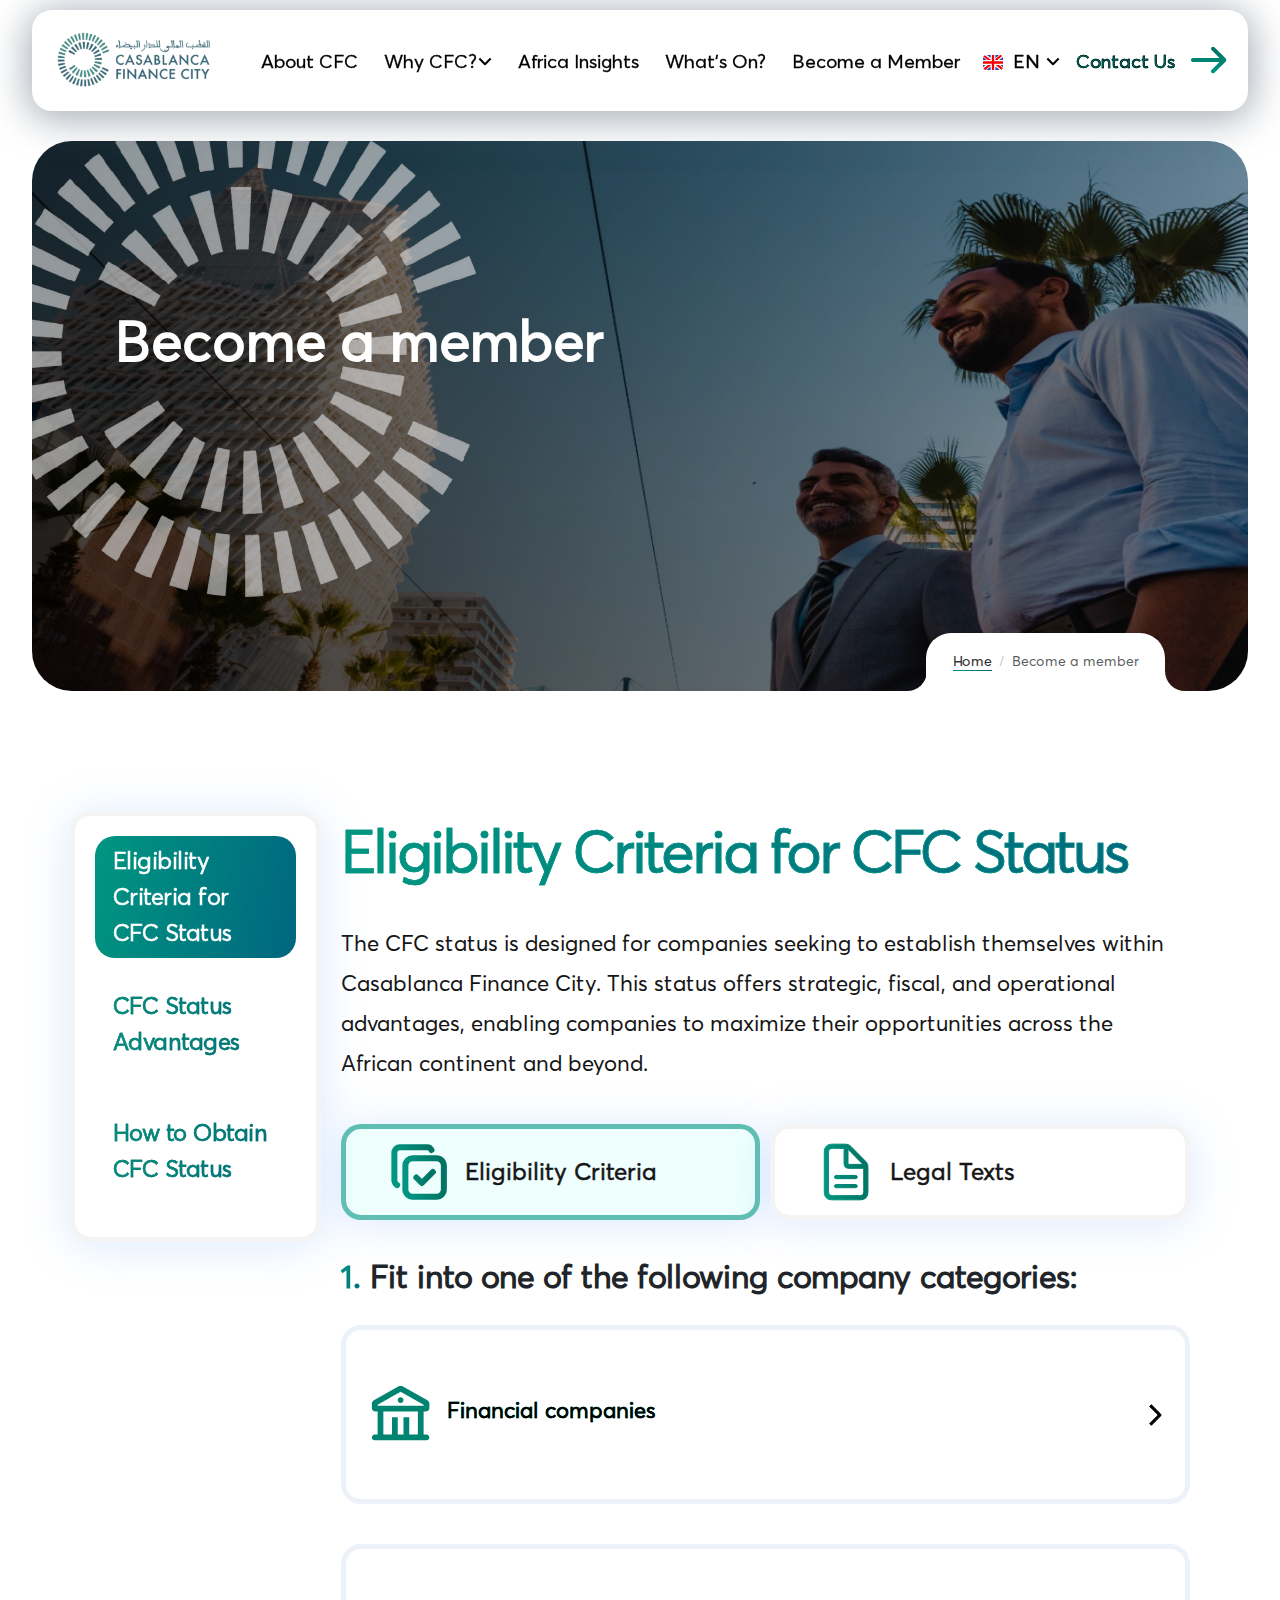
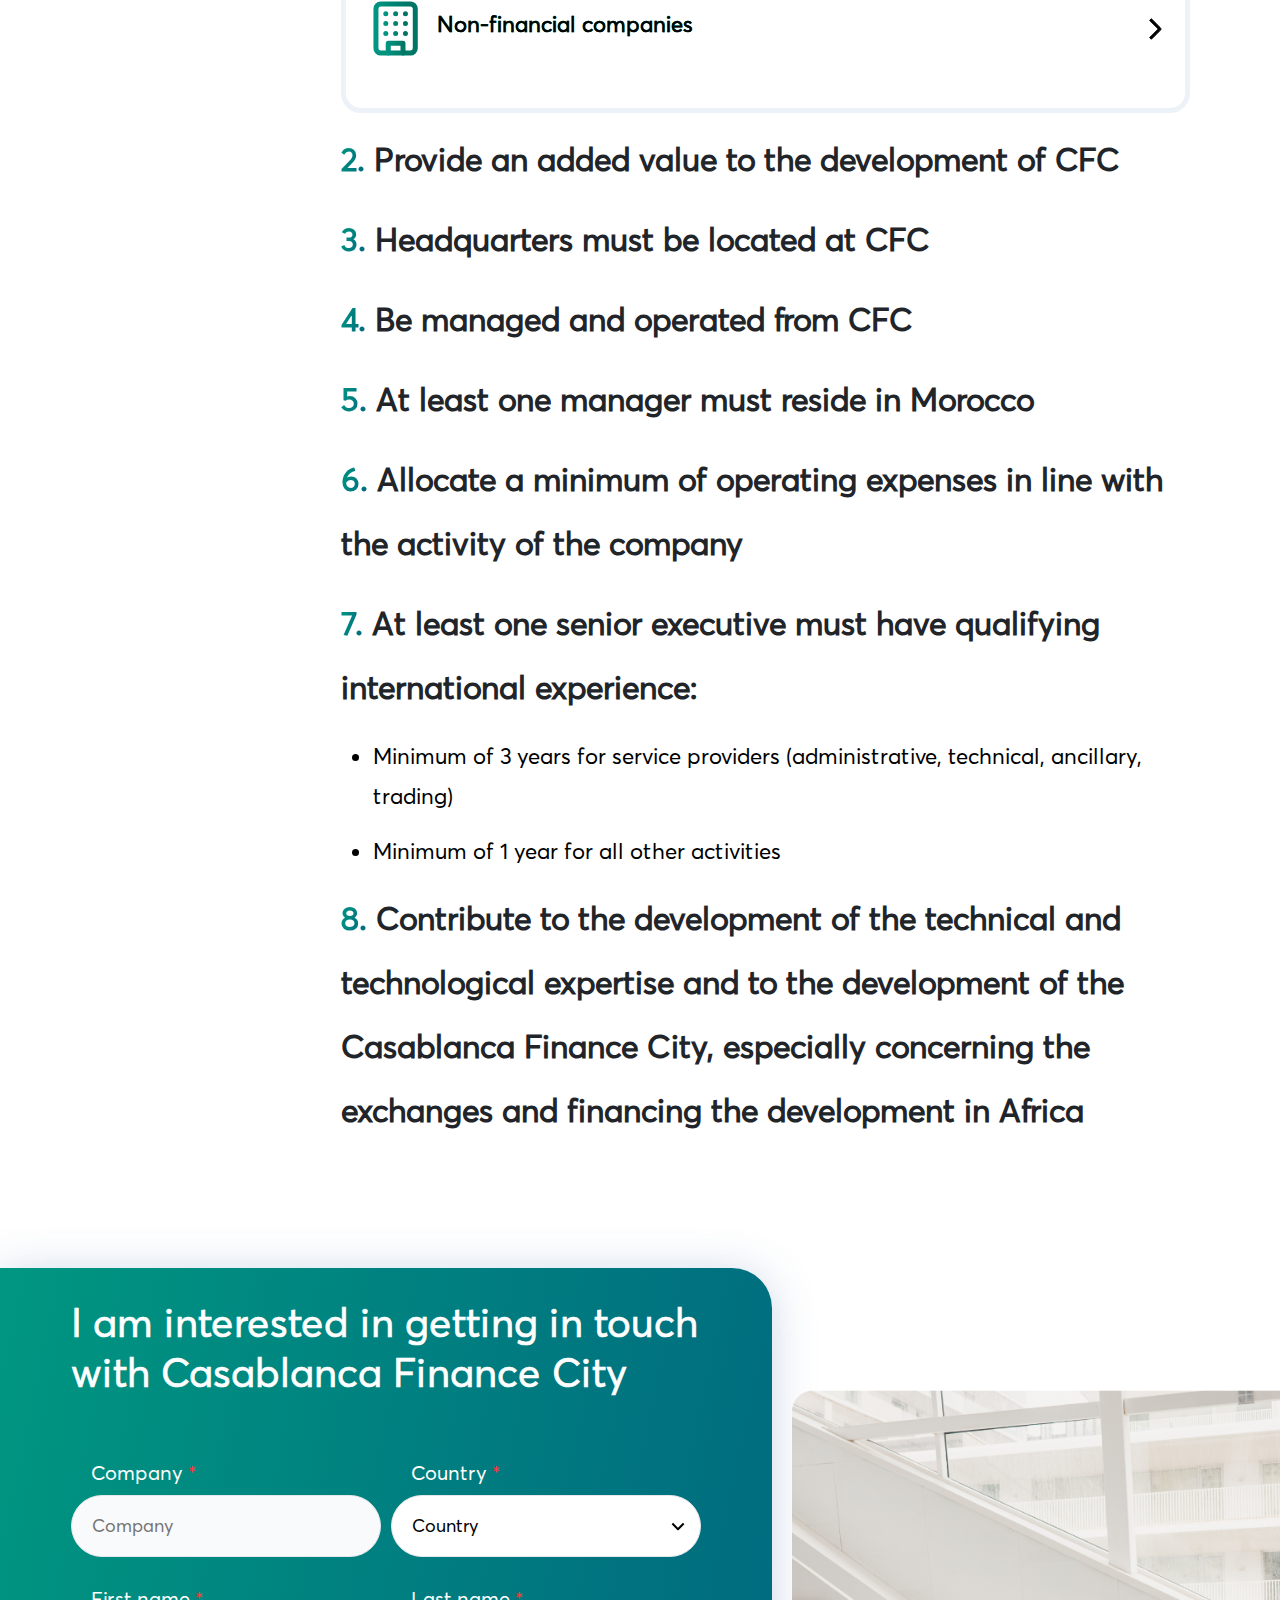
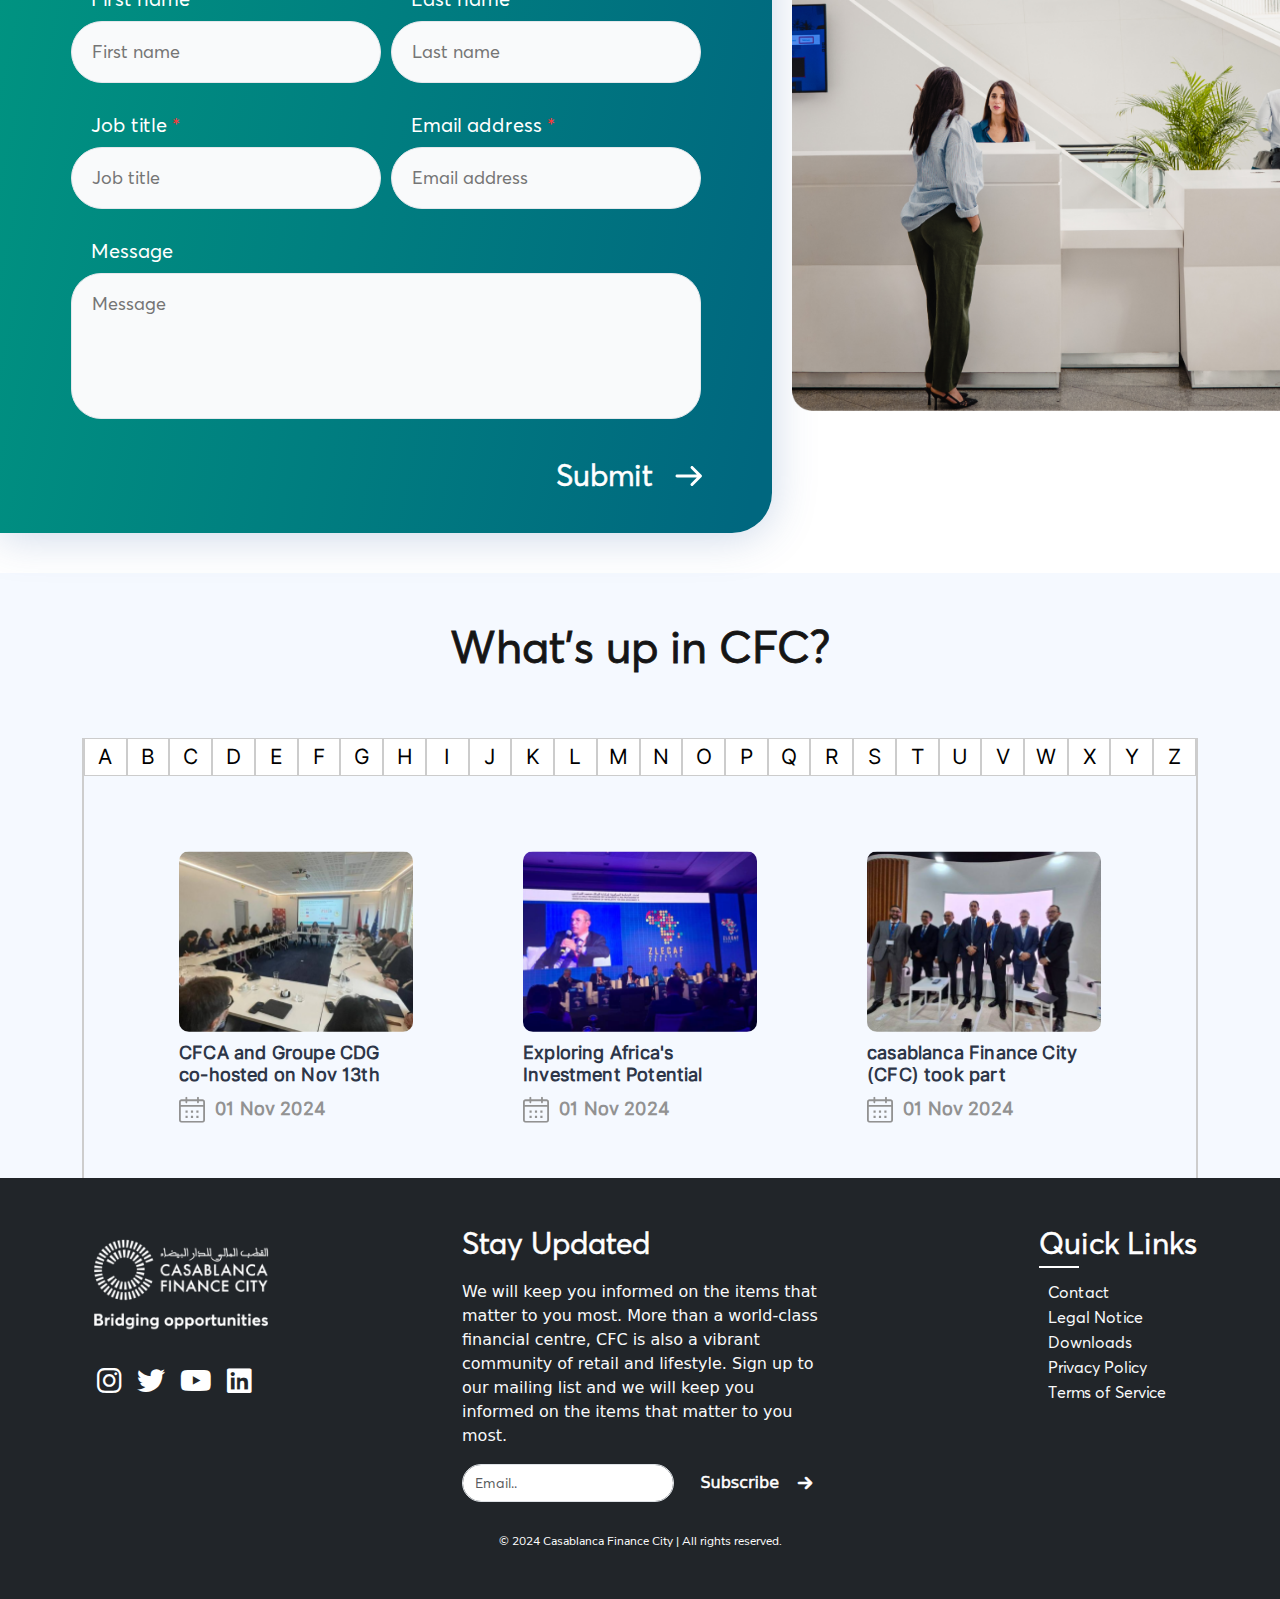
<file: become_member.html>
<!DOCTYPE html>
<html lang="en">

<head>
  <meta charset="UTF-8" />
  <meta name="viewport" content="width=device-width, initial-scale=1.0" />
  <title>CFC</title>

  <!-- Font Awesome CSS -->
  <link rel="stylesheet" href="./assets/css/all.min.css" />

  <!-- Bootstrap CSS -->
  <link rel="stylesheet" href="./assets/css/bootstrap.min.css" />

  <!-- Owl Carousel CSS -->
  <link rel="stylesheet" href="./assets/css/owl.carousel.min.css" />
  <link rel="stylesheet" href="./assets/css/owl.theme.default.min.css" />

  <!-- AOS CSS -->
  <link rel="stylesheet" href="./assets/css/aos.css" />

  <!-- slick CSS -->
  <link rel="stylesheet" href="./assets/css/slick.css" />

  <!-- Custom CSS -->
  <link rel="stylesheet" href="./assets/css/style.css" />

  <!-- responsive CSS -->
  <link rel="stylesheet" href="./assets/css/responsive.css" />

  <!-- Responsive CSS -->
  <!-- <link rel="stylesheet" href="./assets/css/responsive.css" /> -->

</head>

<body>

  <!-- Preloader -->

  <!-- <div class="preloader"></div> -->

  <!-- Scrolle Top -->
  <!-- 
  <button class="back-to-top" type="button"></button> -->

  <!-- Start.Header -->

  <!-- Header Section -->
  <header class="bg-white shadow-sm header--menu" data-sticky-class="is-sticky">
    <nav class="navbar navbar-expand-lg navbar-light container">
      <a class="navbar-brand" href="/index.html">
        <img src="./assets/images/Logo.png" alt="CFC Logo">
      </a>
      <button class="navbar-toggler" type="button" data-bs-toggle="collapse" data-bs-target="#navbarNav"
        aria-controls="navbarNav" aria-expanded="false" aria-label="Toggle navigation">
        <span class="navbar-toggler-icon"></span>
      </button>
      <div class="collapse navbar-collapse" id="navbarNav">
        <ul class="navbar-nav ms-auto">
          <li class="nav-item">
            <a class="nav-link" href="/About.html">About CFC</a>
          </li>
          <li class="nav-item dropdown">
            <a class="nav-link dropdown-toggle" href="#" id="whyCfcDropdown" role="button" data-bs-toggle="dropdown"
              aria-expanded="false">Why CFC?</a>
            <ul class="dropdown-menu" aria-labelledby="whyCfcDropdown">
              <li><a class="dropdown-item" href="/Doing businesss.html">Doing business at best cost</a></li>
              <li><a class="dropdown-item" href="/Safe landing .html">Safe landing</a></li>
              <li><a class="dropdown-item" href="/Effortless-business-connections.html">Effortless business
                  connections</a></li>
            </ul>
          </li>
          <li class="nav-item">
            <a class="nav-link" href="/africa_insights.html">Africa Insights</a>
          </li>
          <li class="nav-item">
            <a class="nav-link" href="/whats_on.html">What's On?</a>
          </li>
          <li class="nav-item">
            <a class="nav-link" href="/become_member.html">Become a Member</a>
          </li>
          <!-- Multi-language Selector -->

        </ul>
        <ul class="multi--select">
          <li class="nav-item dropdown">
            <!-- <a class="nav-link dropdown-toggle" href="#" id="languageDropdown" role="button" data-bs-toggle="dropdown"
              aria-expanded="false">
              <i class="fas fa-globe"></i> EN
            </a>
            <ul class="dropdown-menu" aria-labelledby="languageDropdown">
              <li><a class="dropdown-item" href="#">EN - English</a></li>
              <li><a class="dropdown-item" href="#">FR - Français</a></li>
              <li><a class="dropdown-item" href="#">AR - العربية</a></li>
            </ul> -->
            <a class="nav-link dropdown-toggle" href="#" id="languageDropdown" role="button" data-bs-toggle="dropdown"
              aria-expanded="false">
              <img src="./assets/images/en.png" alt="English Flag"
                style="width: 20px; height: 15px; margin-right: 5px;">
              EN
            </a>
            <ul class="dropdown-menu" aria-labelledby="languageDropdown">
              <li>
                <a class="dropdown-item" href="#">
                  <img src="./assets/images/fr.png" alt="French Flag"
                    style="width: 20px; height: 15px; margin-right: 5px;"> FR
                </a>
              </li>
              <li>
                <a class="dropdown-item" href="#">
                  <img src="./assets/images/ar.png" alt="Arabic Flag"
                    style="width: 20px; height: 15px; margin-right: 5px;"> AR
                </a>
              </li>
            </ul>
          </li>
          <!-- Contact Us Button -->
          <li class="nav-item">
            <a class="" href="/index.html#contact---us">
              Contact Us<svg xmlns="http://www.w3.org/2000/svg" width="48" height="48" viewBox="0 0 48 48" fill="none">
                <g clip-path="url(#clip0_4948_4128)">
                  <path
                    d="M40.7279 22.5873C41.1028 22.9623 41.3135 23.4709 41.3135 24.0013C41.3135 24.5316 41.1028 25.0402 40.7279 25.4153L29.4139 36.7293C29.2294 36.9203 29.0087 37.0727 28.7647 37.1775C28.5207 37.2823 28.2583 37.3375 27.9927 37.3398C27.7271 37.3421 27.4638 37.2915 27.218 37.1909C26.9722 37.0903 26.7489 36.9418 26.5611 36.7541C26.3733 36.5663 26.2248 36.343 26.1243 36.0972C26.0237 35.8514 25.9731 35.588 25.9754 35.3225C25.9777 35.0569 26.0329 34.7945 26.1377 34.5505C26.2425 34.3065 26.3949 34.0858 26.5859 33.9013L34.4859 26.0013H7.9999C7.46947 26.0013 6.96076 25.7906 6.58569 25.4155C6.21062 25.0404 5.9999 24.5317 5.9999 24.0013C5.9999 23.4708 6.21062 22.9621 6.58569 22.5871C6.96076 22.212 7.46947 22.0013 7.9999 22.0013H34.4859L26.5859 14.1013C26.2216 13.7241 26.02 13.2189 26.0246 12.6945C26.0291 12.1701 26.2395 11.6684 26.6103 11.2976C26.9811 10.9268 27.4827 10.7165 28.0071 10.7119C28.5315 10.7074 29.0367 10.9089 29.4139 11.2733L40.7279 22.5873Z"
                    fill="url(#paint0_linear_4948_4128)" />
                </g>
                <defs>
                  <linearGradient id="paint0_linear_4948_4128" x1="23.6567" y1="37.3398" x2="25.6881" y2="13.0491"
                    gradientUnits="userSpaceOnUse">
                    <stop stop-color="#009681" />
                    <stop offset="1" stop-color="#007565" />
                  </linearGradient>
                  <clipPath id="clip0_4948_4128">
                    <rect width="48" height="48" fill="white" transform="matrix(0 -1 -1 0 48 48)" />
                  </clipPath>
                </defs>
              </svg>
            </a>
          </li>
        </ul>
      </div>
    </nav>
  </header>


  <!-- Slider Section -->
  <section class="slider container-fluid" id="banner-title">
    <div class="slider-overlay"></div>
    <!-- <iframe class="slider-video"
      src="https://www.youtube.com/embed/f97OGCef0FE?autoplay=1&mute=1&loop=1&playlist=f97OGCef0FE" frameborder="0"
      allow="autoplay; encrypted-media" allowfullscreen>
    </iframe> -->
    <img class="slider-video" src="./assets/images/banner_become.png">

    <div class="slider-content">
      <h2 class="display-4 fw-bold">Become a member</h2>
    </div>
    <div class="icon--banner-after">
      <img class="slider-img--icon" src="./assets/images/icon--banner.png">

    </div>
    <!-- Breadcrumb -->
    <div class="breadcrumb-container">
      <nav aria-label="breadcrumb">
        <ol class="breadcrumb">
          <li class="breadcrumb-item"><a href="#">Home</a></li>
          <li class="breadcrumb-item active" aria-current="page">Become a member</li>
        </ol>
      </nav>
    </div>
  </section>

  <section class="scroll-sticky-tabs">
    <div class="container">
      <div class="row" id="wrapper-item-sidebar-style">
        <!-- Top Tabs -->


        <div class="ledt--sidbar-click position-fixed-1" id="sticky-sidebar">
          <div class="sidebar">
            <a href="#tab1" class="active">Eligibility Criteria for CFC Status</a>
            <a href="#tab2">CFC Status Advantages</a>
            <a href="#tab3">How to Obtain CFC Status</a>
          </div>
        </div>

        <div class="element--wrapper-enter african_pioneer">
          <!-- Tab 1 -->
          <div class="content active" id="tab1">
            <div class="element--tabs-sc">
              <h3>Eligibility Criteria for CFC Status</h3>
              <p>The CFC status is designed for companies seeking to establish themselves within Casablanca Finance
                City. This status offers strategic, fiscal, and operational advantages, enabling companies to maximize
                their opportunities across the African continent and beyond.</p>
            </div>
            <div class="top-tabs">
              <button class="active" data-tab="eligibility"><svg xmlns="http://www.w3.org/2000/svg" width="67"
                  height="66" viewBox="0 0 67 66" fill="none">
                  <path
                    d="M19.3594 26.5842C19.3594 24.6391 20.1321 22.7736 21.5075 21.3982C22.883 20.0227 24.7485 19.25 26.6936 19.25H50.5251C51.4883 19.25 52.442 19.4397 53.3318 19.8083C54.2217 20.1769 55.0302 20.7171 55.7112 21.3982C56.3923 22.0792 56.9325 22.8877 57.3011 23.7776C57.6697 24.6674 57.8594 25.6211 57.8594 26.5842V50.4157C57.8594 51.3789 57.6697 52.3326 57.3011 53.2224C56.9325 54.1123 56.3923 54.9208 55.7112 55.6018C55.0302 56.2829 54.2217 56.8231 53.3318 57.1917C52.442 57.5603 51.4883 57.75 50.5251 57.75H26.6936C25.7305 57.75 24.7768 57.5603 23.8869 57.1917C22.9971 56.8231 22.1886 56.2829 21.5075 55.6018C20.8265 54.9208 20.2862 54.1123 19.9177 53.2224C19.5491 52.3326 19.3594 51.3789 19.3594 50.4157V26.5842Z"
                    stroke="url(#paint0_linear_4441_7289)" stroke-width="6" stroke-linecap="round"
                    stroke-linejoin="round" />
                  <path
                    d="M11.1424 46.0268C10.2981 45.5471 9.59591 44.8524 9.1071 44.0135C8.61829 43.1745 8.36031 42.221 8.35938 41.25V13.75C8.35938 10.725 10.8344 8.25 13.8594 8.25H41.3594C43.4219 8.25 44.5439 9.30875 45.4844 11M30.3594 38.5L35.8594 44L46.8594 33"
                    stroke="url(#paint1_linear_4441_7289)" stroke-width="6" stroke-linecap="round"
                    stroke-linejoin="round" />
                  <defs>
                    <linearGradient id="paint0_linear_4441_7289" x1="19.3594" y1="38.5" x2="54.2959" y2="34.6254"
                      gradientUnits="userSpaceOnUse">
                      <stop stop-color="#009681" />
                      <stop offset="1" stop-color="#007565" />
                    </linearGradient>
                    <linearGradient id="paint1_linear_4441_7289" x1="8.35937" y1="27.1384" x2="43.2795" y2="23.1914"
                      gradientUnits="userSpaceOnUse">
                      <stop stop-color="#009681" />
                      <stop offset="1" stop-color="#007565" />
                    </linearGradient>
                  </defs>
                </svg>Eligibility Criteria</button>
              <button data-tab="legal"><svg xmlns="http://www.w3.org/2000/svg" width="63" height="62"
                  viewBox="0 0 63 62" fill="none">
                  <path
                    d="M17.3336 58.8175H44.8903C50.2622 58.8175 52.9348 56.0928 52.9348 50.6955V27.1344C52.9348 23.7864 52.5717 22.3338 50.4958 20.2059L36.1716 5.6492C34.2009 3.62424 32.5911 3.18359 29.6594 3.18359H17.3336C11.9883 3.18359 9.28906 5.93374 9.28906 11.3322V50.6955C9.28906 56.1183 11.9883 58.8175 17.3336 58.8175ZM17.5406 54.6403C14.868 54.6403 13.4663 53.2121 13.4663 50.618V11.4097C13.4663 8.84109 14.868 7.36084 17.5672 7.36084H29.0881V22.4379C29.0881 25.7073 30.7488 27.316 33.9662 27.316H48.7576V50.618C48.7576 53.2121 47.3814 54.6403 44.6833 54.6403H17.5406ZM34.4334 23.3967C33.4215 23.3967 33.0052 22.9826 33.0052 21.9441V8.16574L47.9516 23.3978L34.4334 23.3967ZM40.6611 34.4515H20.965C20.0317 34.4515 19.3574 35.1523 19.3574 36.0347C19.3574 36.9426 20.0328 37.6434 20.9661 37.6434H40.6611C40.8733 37.6469 41.084 37.6076 41.2807 37.528C41.4775 37.4483 41.6562 37.33 41.8062 37.1799C41.9563 37.0298 42.0747 36.8511 42.1543 36.6544C42.2339 36.4577 42.2732 36.2469 42.2697 36.0347C42.2697 35.1523 41.5689 34.4515 40.6611 34.4515ZM40.6611 43.5079H20.965C20.0317 43.5079 19.3574 44.2342 19.3574 45.1421C19.3574 46.0245 20.0328 46.6998 20.9661 46.6998H40.6611C41.5689 46.6998 42.2697 46.0245 42.2697 45.1421C42.2697 44.2342 41.5689 43.5079 40.6611 43.5079Z"
                    fill="url(#paint0_linear_4441_7709)" stroke="url(#paint1_linear_4441_7709)" />
                  <defs>
                    <linearGradient id="paint0_linear_4441_7709" x1="9.28906" y1="31.0006" x2="49.0811" y2="27.5384"
                      gradientUnits="userSpaceOnUse">
                      <stop stop-color="#009681" />
                      <stop offset="1" stop-color="#007565" />
                    </linearGradient>
                    <linearGradient id="paint1_linear_4441_7709" x1="9.28906" y1="31.0006" x2="49.0811" y2="27.5384"
                      gradientUnits="userSpaceOnUse">
                      <stop stop-color="#009681" />
                      <stop offset="1" stop-color="#007565" />
                    </linearGradient>
                  </defs>
                </svg>Legal Texts</button>
            </div>
            <div id="eligibility" class="tab-content active">
              <div class="items--elements-ll">
                <h4><span>1.</span> Fit into one of the following company categories:</h4>
                <!--  -->
                <div class="accordion" id="acc-card-6-column">
                  <div class="card">
                    <div class="card-header">
                      <div class="icon-african_pioneericon--card">
                        <svg xmlns="http://www.w3.org/2000/svg" width="70" height="69" viewBox="0 0 70 69" fill="none">
                          <path
                            d="M36.5356 6.37351L60.9731 20.0298C61.6905 20.3879 62.2938 20.9389 62.7153 21.621C63.1369 22.303 63.3599 23.0891 63.3594 23.8909V28.0309C63.3594 30.0146 61.7494 31.6246 59.7656 31.6246H57.6094V54.6246H60.4844C61.2469 54.6246 61.9781 54.9275 62.5173 55.4667C63.0565 56.0059 63.3594 56.7371 63.3594 57.4996C63.3594 58.2621 63.0565 58.9934 62.5173 59.5326C61.9781 60.0717 61.2469 60.3746 60.4844 60.3746H8.73438C7.97188 60.3746 7.24061 60.0717 6.70144 59.5326C6.16228 58.9934 5.85938 58.2621 5.85938 57.4996C5.85938 56.7371 6.16228 56.0059 6.70144 55.4667C7.24061 54.9275 7.97188 54.6246 8.73438 54.6246H11.6094V31.6246H9.45312C7.46938 31.6246 5.85938 30.0146 5.85938 28.0309V23.8909C5.85938 22.3901 6.63563 21.0101 7.88913 20.2281L32.6803 6.37351C33.2792 6.07393 33.9397 5.91797 34.6094 5.91797C35.2791 5.91797 35.9367 6.07393 36.5356 6.37351ZM51.8594 31.6246H17.3594V54.6246H25.9844V37.3746H31.7344V54.6246H37.4844V37.3746H43.2344V54.6246H51.8594V31.6246ZM34.6094 11.8389L11.6094 24.7764V25.8746H57.6094V24.7764L34.6094 11.8389ZM34.6094 17.2496C35.3719 17.2496 36.1031 17.5525 36.6423 18.0917C37.1815 18.6309 37.4844 19.3621 37.4844 20.1246C37.4844 20.8871 37.1815 21.6184 36.6423 22.1576C36.1031 22.6967 35.3719 22.9996 34.6094 22.9996C33.8469 22.9996 33.1156 22.6967 32.5764 22.1576C32.0373 21.6184 31.7344 20.8871 31.7344 20.1246C31.7344 19.3621 32.0373 18.6309 32.5764 18.0917C33.1156 17.5525 33.8469 17.2496 34.6094 17.2496Z"
                            fill="#018371" />
                        </svg>
                        <h3>Financial companies</h3>
                        <div class="icon--african_pioneer">
                          <svg xmlns="http://www.w3.org/2000/svg" width="39" height="20" viewBox="0 0 39 20"
                            fill="none">
                            <g clip-path="url(#clip0_4954_2132)">
                              <path
                                d="M28.0821 4.16161L29.7604 5.84153L20.6135 14.9916C20.467 15.1391 20.2927 15.2562 20.1007 15.336C19.9087 15.4159 19.7028 15.457 19.4949 15.457C19.287 15.457 19.0811 15.4159 18.8891 15.336C18.6971 15.2562 18.5228 15.1391 18.3763 14.9916L9.22461 5.84153L10.9029 4.16319L19.4925 12.7512L28.0821 4.16161Z"
                                fill="url(#paint0_linear_4954_2132)" stroke="url(#paint1_linear_4954_2132)" />
                            </g>
                            <defs>
                              <linearGradient id="paint0_linear_4954_2132" x1="19.4925" y1="15.457" x2="18.8619"
                                y2="5.11947" gradientUnits="userSpaceOnUse">
                                <stop stop-color="#009681" />
                                <stop offset="1" stop-color="#007565" />
                              </linearGradient>
                              <linearGradient id="paint1_linear_4954_2132" x1="19.4925" y1="15.457" x2="18.8619"
                                y2="5.11947" gradientUnits="userSpaceOnUse">
                                <stop stop-color="#009681" />
                                <stop offset="1" stop-color="#007565" />
                              </linearGradient>
                              <clipPath id="clip0_4954_2132">
                                <rect width="19" height="38" fill="white" transform="matrix(0 1 -1 0 38.5 0.277344)" />
                              </clipPath>
                            </defs>
                          </svg>
                        </div>
                      </div>
                    </div>
                    <div class="card-body">
                      <div class="two-column-list">
                        <div class="column">
                            <ul>
                                <li>Credit institution</li>
                                <li>Insurance and/or reinsurance companies/brokers</li>
                                <li>Credit rating companies</li>
                                <li>Private wealth management</li>
                            </ul>
                        </div>
                        <div class="column">
                            <ul>
                                <li>Holdings</li>
                                <li>Investment companies</li>
                                <li>Mutual investment funds</li>
                                <li>Financial investment advisors</li>
                                <li>Crowdfunding platforms</li>
                            </ul>
                        </div>
                    </div>


                    </div>

                  </div>
                  <div class="card">
                    <div class="card-header">
                      <div class="icon-african_pioneericon--card">
                        <svg xmlns="http://www.w3.org/2000/svg" width="60" height="59" viewBox="0 0 60 59" fill="none">
                          <path
                            d="M44.3581 4.91797H14.8581C12.1427 4.91797 9.94141 7.11924 9.94141 9.83464V49.168C9.94141 51.8834 12.1427 54.0846 14.8581 54.0846H44.3581C47.0735 54.0846 49.2747 51.8834 49.2747 49.168V9.83464C49.2747 7.11924 47.0735 4.91797 44.3581 4.91797Z"
                            stroke="url(#paint0_linear_5816_8331)" stroke-width="5" stroke-linecap="round"
                            stroke-linejoin="round" />
                          <path
                            d="M22.2318 54.0833V44.25H36.9818V54.0833M19.7734 14.75H19.798M39.4401 14.75H39.4647M29.6068 14.75H29.6314M29.6068 24.5833H29.6314M29.6068 34.4167H29.6314M39.4401 24.5833H39.4647M39.4401 34.4167H39.4647M19.7734 24.5833H19.798M19.7734 34.4167H19.798"
                            stroke="url(#paint1_linear_5816_8331)" stroke-width="5" stroke-linecap="round"
                            stroke-linejoin="round" />
                          <defs>
                            <linearGradient id="paint0_linear_5816_8331" x1="9.94141" y1="29.5013" x2="45.791"
                              y2="26.3206" gradientUnits="userSpaceOnUse">
                              <stop stop-color="#009681" />
                              <stop offset="1" stop-color="#007565" />
                            </linearGradient>
                            <linearGradient id="paint1_linear_5816_8331" x1="19.7734" y1="34.4167" x2="37.8063"
                              y2="33.4155" gradientUnits="userSpaceOnUse">
                              <stop stop-color="#009681" />
                              <stop offset="1" stop-color="#007565" />
                            </linearGradient>
                          </defs>
                        </svg>

                        <h3> Non-financial companies
                        </h3>
                        <div class="icon--african_pioneer">
                          <svg xmlns="http://www.w3.org/2000/svg" width="39" height="20" viewBox="0 0 39 20"
                            fill="none">
                            <g clip-path="url(#clip0_4954_2132)">
                              <path
                                d="M28.0821 4.16161L29.7604 5.84153L20.6135 14.9916C20.467 15.1391 20.2927 15.2562 20.1007 15.336C19.9087 15.4159 19.7028 15.457 19.4949 15.457C19.287 15.457 19.0811 15.4159 18.8891 15.336C18.6971 15.2562 18.5228 15.1391 18.3763 14.9916L9.22461 5.84153L10.9029 4.16319L19.4925 12.7512L28.0821 4.16161Z"
                                fill="url(#paint0_linear_4954_2132)" stroke="url(#paint1_linear_4954_2132)" />
                            </g>
                            <defs>
                              <linearGradient id="paint0_linear_4954_2132" x1="19.4925" y1="15.457" x2="18.8619"
                                y2="5.11947" gradientUnits="userSpaceOnUse">
                                <stop stop-color="#009681" />
                                <stop offset="1" stop-color="#007565" />
                              </linearGradient>
                              <linearGradient id="paint1_linear_4954_2132" x1="19.4925" y1="15.457" x2="18.8619"
                                y2="5.11947" gradientUnits="userSpaceOnUse">
                                <stop stop-color="#009681" />
                                <stop offset="1" stop-color="#007565" />
                              </linearGradient>
                              <clipPath id="clip0_4954_2132">
                                <rect width="19" height="38" fill="white" transform="matrix(0 1 -1 0 38.5 0.277344)" />
                              </clipPath>
                            </defs>
                          </svg>
                        </div>
                      </div>
                    </div>
                    <div class="card-body">
                      <h5><strong>Ancillary services providers</strong></h5>
                      <p>Companies who practice one or more of the following activities:</p>
                      <ul>
                        <li>Audit and consulting services for legal, fiscal, strategy or human resources.</li>
                        <li>All other professional service activities.</li>
                      </ul>

                      <h5><strong>Technical and administrative service providers</strong></h5>
                      <p>Technical service carried out in the context of industrial and commercial activities. Technical
                        service providers can also:</p>
                      <ul>
                        <li>Provide services on behalf of third parties.</li>
                        <li>Invoice goods and services on behalf of said entities or to third parties.</li>
                      </ul>

                      <h5><strong>Administrative Services Providers</strong></h5>
                      <p>Companies that practice at least one of the following activities:</p>
                      <ul>
                        <li>The supervision and coordination of the activities carried out by the entities of the group
                          to which the service provider belongs, on national territory or in one or more foreign
                          countries.</li>
                        <li>The direction and management of these entities.</li>
                        <li>The provision of services on behalf of these entities.</li>
                      </ul>

                      <h5><strong>Criterion relating to technical service providers and administrative service
                          providers</strong></h5>
                      <p>Technical service providers and administrative service providers must provide at least three of
                        the following services to at least three entities of the same group or with which they are
                        associated by virtue of commercial, technical or capital relations:</p>
                      <ul>
                        <li>The supervision and coordination of the activities carried out by the entities of the group
                          to which the service provider belongs on the national territory or in one or foreign
                          countries.</li>
                        <li>The direction and management of these entities.</li>
                        <li>The provision of services on behalf of these entities.</li>
                        <li>The provision of services on behalf of third parties.</li>
                        <li>Invoicing of goods and services on behalf of these entities or to third parties.</li>
                        <li>Any other administration, management or coordination service relating to regional and
                          international headquarters.</li>
                      </ul>

                      <h5><strong>Trading companies</strong></h5>
                      <p>It is any legal entity whose main objective is the purchase and sale of goods for the account
                        of third parties and which carries out at least one of the following activities:</p>
                      <ul>
                        <li>The purchase of materials or products for resale.</li>
                        <li>Trade-related services, including networking, logistics, storage, transit and trade advice.
                        </li>
                      </ul>

                    </div>
                  </div>


                  <!-- Add more cards as needed -->
                </div>
                <!--  -->
                <h4><span>2.</span> Provide an added value to the development of CFC</h4>
                <h4><span>3.</span> Headquarters must be located at CFC</h4>
                <h4><span>4.</span> Be managed and operated from CFC</h4>
                <h4><span>5.</span> At least one manager must reside in Morocco</h4>
                <h4><span>6.</span> Allocate a minimum of operating expenses in line with the activity of the company
                </h4>
                <h4><span>7.</span> At least one senior executive must have qualifying international experience:</h4>
                <ul>
                  <li>Minimum of 3 years for service providers (administrative, technical, ancillary, trading)</li>
                  <li>Minimum of 1 year for all other activities</li>
                </ul>
                <h4><span>8.</span> Contribute to the development of the technical and technological expertise and to
                  the development of the Casablanca Finance City, especially concerning the exchanges and financing the
                  development in Africa</h4>

              </div>

            </div>
            <div id="legal" class="tab-content">
              <div class="items--elements-ll">
                <h5><strong>Legal and regulatory framework governing Casablanca Finance City:</strong></h5>

                <h5><strong>Laws</strong></h5>
                <ul>
                  <li>October 2020: Decree-Law No. 2-20-665 reorganizing “CASABLANCA FINANCE CITY”</li>
                  <li>December 2019: Finance Law 2020</li>
                  <li>December 2020: Finance Law 2021</li>
                </ul>

                <h5><strong>Code of ethics</strong></h5>
                <ul>
                  <li>October 2020: CFC Code of Ethics</li>
                </ul>

                <h5><strong>Circulars & Notes</strong></h5>
                <ul>
                  <li>Circular OC N° 02 2018 relating to authorized intermediary banks</li>
                  <li>Joint note relating to the facilities for granting “Business” visas and residence permits
                    within the framework of the Casablanca Financial Center (CFC)</li>
                </ul>


              </div>
            </div>
          </div>

          <!-- Tab 2 -->
          <div class="content" id="tab2">
            <div class="element--tabs-sc">
              <h3>CFC Status advantages
              </h3>
             
            </div>
          </div>

          <!-- Tab 3 -->
          <div class="content" id="tab3">
            Taaaaaaaaaaaaaab-3
          </div>
        </div>
      </div>
    </div>


  </section>

  <section class="contact---us" id="contact---us">
    <div class="contact-container">
      <!-- Left Form Section -->
      <div class="contact-form">
        <h3>I am interested in getting in touch with Casablanca Finance City</h3>
        <!-- <form>
          <div class="form-group">
            <input type="text" placeholder="Company" />
            <select>
              <option>Country</option>
              <option>Morocco</option>
              <option>USA</option>
              <option>France</option>
            </select>
          </div>
          <div class="form-group">
            <input type="text" placeholder="First name" />
            <input type="text" placeholder="Last name" />
          </div>
          <div class="form-group">
            <input type="text" placeholder="Job title" />
            <input type="email" placeholder="Email address" />
          </div>
          <textarea placeholder="Message"></textarea>
          <button type="submit">Submit<svg xmlns="http://www.w3.org/2000/svg" width="59" height="61" viewBox="0 0 59 61"
              fill="none">
              <g clip-path="url(#clip0_4572_16618)">
                <path
                  d="M50.0615 28.9499C50.5223 29.4187 50.7812 30.0545 50.7812 30.7174C50.7812 31.3803 50.5223 32.0161 50.0615 32.4849L36.1547 46.6274C35.9279 46.8662 35.6567 47.0566 35.3567 47.1877C35.0568 47.3187 34.7342 47.3876 34.4078 47.3905C34.0814 47.3934 33.7577 47.3302 33.4556 47.2045C33.1534 47.0788 32.879 46.8931 32.6481 46.6584C32.4173 46.4237 32.2348 46.1445 32.1112 45.8373C31.9876 45.53 31.9254 45.2008 31.9282 44.8689C31.931 44.537 31.9989 44.2089 32.1277 43.9039C32.2565 43.5989 32.4438 43.323 32.6786 43.0924L42.389 33.2174H9.83332C9.18133 33.2174 8.55604 32.954 8.09501 32.4852C7.63399 32.0163 7.37498 31.3804 7.37498 30.7174C7.37498 30.0544 7.63399 29.4185 8.09501 28.9496C8.55604 28.4808 9.18133 28.2174 9.83332 28.2174L42.389 28.2174L32.6786 18.3424C32.2308 17.8709 31.983 17.2394 31.9886 16.5839C31.9942 15.9284 32.2528 15.3014 32.7086 14.8379C33.1644 14.3743 33.7809 14.1114 34.4255 14.1057C35.0701 14.1 35.691 14.352 36.1547 14.8074L50.0615 28.9499Z"
                  fill="white"></path>
              </g>
              <defs>
                <clipPath id="clip0_4572_16618">
                  <rect width="60" height="59" fill="white" transform="matrix(0 -1 -1 0 59 60.7188)"></rect>
                </clipPath>
              </defs>
            </svg></button>
        </form> -->
        <form>
          <div class="form-group">
            <div class="form-field">
              <label for="company">Company <span class="required">*</span></label>
              <input type="text" id="company" placeholder="Company" />
            </div>
            <div class="form-field">
              <label for="country">Country <span class="required">*</span></label>
              <select id="country">
                <option>Country</option>
                <option>Morocco</option>
                <option>USA</option>
                <option>France</option>
              </select>
            </div>
          </div>

          <div class="form-group">
            <div class="form-field">
              <label for="first-name">First name <span class="required">*</span></label>
              <input type="text" id="first-name" placeholder="First name" />
            </div>
            <div class="form-field">
              <label for="last-name">Last name <span class="required">*</span></label>
              <input type="text" id="last-name" placeholder="Last name" />
            </div>
          </div>

          <div class="form-group">
            <div class="form-field">
              <label for="job-title">Job title <span class="required">*</span></label>
              <input type="text" id="job-title" placeholder="Job title" />
            </div>
            <div class="form-field">
              <label for="email">Email address <span class="required">*</span></label>
              <input type="email" id="email" placeholder="Email address" />
            </div>
          </div>

          <div class="form-field">
            <label for="message">Message</label>
            <textarea id="message" placeholder="Message"></textarea>
          </div>

          <button type="submit">
            Submit
            <svg xmlns="http://www.w3.org/2000/svg" width="36" height="36" viewBox="0 0 36 36" fill="none">
              <g clip-path="url(#clip0_5733_6151)">
                <path
                  d="M30.5462 16.9395C30.8274 17.2208 30.9854 17.6022 30.9854 18C30.9854 18.3977 30.8274 18.7792 30.5462 19.0605L22.0607 27.546C21.9223 27.6892 21.7568 27.8035 21.5738 27.8821C21.3908 27.9607 21.1939 28.0021 20.9948 28.0038C20.7956 28.0056 20.5981 27.9676 20.4137 27.8922C20.2294 27.8168 20.0619 27.7054 19.9211 27.5646C19.7802 27.4237 19.6689 27.2562 19.5934 27.0719C19.518 26.8876 19.4801 26.69 19.4818 26.4909C19.4835 26.2917 19.5249 26.0949 19.6035 25.9119C19.6821 25.7289 19.7964 25.5633 19.9397 25.425L25.8647 19.5H6.00017C5.60235 19.5 5.22082 19.3419 4.93951 19.0606C4.65821 18.7793 4.50017 18.3978 4.50017 18C4.50017 17.6021 4.65821 17.2206 4.93951 16.9393C5.22082 16.658 5.60235 16.5 6.00017 16.5H25.8647L19.9397 10.575C19.6664 10.2921 19.5152 9.91317 19.5187 9.51987C19.5221 9.12658 19.6798 8.75036 19.9579 8.47225C20.2361 8.19413 20.6123 8.03638 21.0056 8.03296C21.3989 8.02954 21.7778 8.18074 22.0607 8.45397L30.5462 16.9395Z"
                  fill="white" />
              </g>
              <defs>
                <clipPath id="clip0_5733_6151">
                  <rect width="36" height="36" fill="white" transform="matrix(0 -1 -1 0 36 36)" />
                </clipPath>
              </defs>
            </svg>
          </button>
        </form>

      </div>

      <!-- Right Image Section -->
      <div class="contact-image">
        <img src="./assets/images/contatc-img.png" alt="Office" />
      </div>
    </div>
  </section>
  <section class="section---filter-block">
    <div class="container">
      <div class="title-primary-sc mb-3">
        <h2>What’s up in CFC?</h2>
      </div>
      <div class="card---filter">
        <div class="filter" id="filter">
          <!-- Alphabet buttons will be dynamically generated here -->
        </div>

        <div class="articles" id="articles">
          <div class="article" data-title="CFCA and Groupe CDG co-hosted on Nov 13th">
            <div class="articles-img">
              <img src="./assets/images/image (2).png" alt="CFCA and Groupe CDG co-hosted on Nov 13th">
            </div>
            <div class="article-title">CFCA and Groupe CDG co-hosted on Nov 13th</div>
            <div class="article-date"><svg xmlns="http://www.w3.org/2000/svg" width="26" height="27" viewBox="0 0 26 27"
                fill="none">
                <g clip-path="url(#clip0_4698_14065)">
                  <path
                    d="M7.3749 0.71875C7.61625 0.71875 7.84771 0.814625 8.01837 0.985283C8.18902 1.15594 8.2849 1.3874 8.2849 1.62875V3.33045H18.057V1.64045C18.057 1.3991 18.1529 1.16764 18.3235 0.996983C18.4942 0.826325 18.7257 0.73045 18.967 0.73045C19.2083 0.73045 19.4398 0.826325 19.6105 0.996983C19.7811 1.16764 19.877 1.3991 19.877 1.64045V3.33045H23.4C24.0893 3.33045 24.7505 3.6042 25.238 4.09151C25.7256 4.57883 25.9997 5.23981 26 5.92915V24.12C25.9997 24.8094 25.7256 25.4704 25.238 25.9577C24.7505 26.445 24.0893 26.7188 23.4 26.7188H2.6C1.91066 26.7188 1.24954 26.445 0.761982 25.9577C0.274425 25.4704 0.000344669 24.8094 0 24.12L0 5.92915C0.000344669 5.23981 0.274425 4.57883 0.761982 4.09151C1.24954 3.6042 1.91066 3.33045 2.6 3.33045H6.4649V1.62745C6.46524 1.38633 6.56127 1.1552 6.73189 0.984823C6.90251 0.814446 7.13378 0.71875 7.3749 0.71875ZM1.82 10.7833V24.12C1.82 24.2225 1.84018 24.3239 1.87937 24.4185C1.91857 24.5132 1.97603 24.5992 2.04846 24.6716C2.12089 24.744 2.20687 24.8015 2.30151 24.8407C2.39614 24.8799 2.49757 24.9 2.6 24.9H23.4C23.5024 24.9 23.6039 24.8799 23.6985 24.8407C23.7931 24.8015 23.8791 24.744 23.9515 24.6716C24.024 24.5992 24.0814 24.5132 24.1206 24.4185C24.1598 24.3239 24.18 24.2225 24.18 24.12V10.8015L1.82 10.7833ZM8.6671 19.7234V21.8892H6.5V19.7234H8.6671ZM14.0829 19.7234V21.8892H11.9171V19.7234H14.0829ZM19.5 19.7234V21.8892H17.3329V19.7234H19.5ZM8.6671 14.5533V16.7191H6.5V14.5533H8.6671ZM14.0829 14.5533V16.7191H11.9171V14.5533H14.0829ZM19.5 14.5533V16.7191H17.3329V14.5533H19.5ZM6.4649 5.14915H2.6C2.49757 5.14915 2.39614 5.16932 2.30151 5.20852C2.20687 5.24772 2.12089 5.30518 2.04846 5.37761C1.97603 5.45004 1.91857 5.53602 1.87937 5.63066C1.84018 5.72529 1.82 5.82672 1.82 5.92915V8.96465L24.18 8.98285V5.92915C24.18 5.82672 24.1598 5.72529 24.1206 5.63066C24.0814 5.53602 24.024 5.45004 23.9515 5.37761C23.8791 5.30518 23.7931 5.24772 23.6985 5.20852C23.6039 5.16932 23.5024 5.14915 23.4 5.14915H19.877V6.35685C19.877 6.5982 19.7811 6.82966 19.6105 7.00032C19.4398 7.17098 19.2083 7.26685 18.967 7.26685C18.7257 7.26685 18.4942 7.17098 18.3235 7.00032C18.1529 6.82966 18.057 6.5982 18.057 6.35685V5.14915H8.2849V6.34515C8.2849 6.5865 8.18902 6.81796 8.01837 6.98862C7.84771 7.15928 7.61625 7.25515 7.3749 7.25515C7.13355 7.25515 6.90209 7.15928 6.73143 6.98862C6.56077 6.81796 6.4649 6.5865 6.4649 6.34515V5.14915Z"
                    fill="#929292" />
                </g>
                <defs>
                  <clipPath id="clip0_4698_14065">
                    <rect width="26" height="26" fill="white" transform="translate(0 0.71875)" />
                  </clipPath>
                </defs>
              </svg>01 Nov 2024</div>
          </div>
          <div class="article" data-title="Exploring Africa's Investment Potential">
            <div class="articles-img">
              <img src="./assets/images/image (1).png" alt="Exploring Africa's Investment Potential">
            </div>
            <div class="article-title">Exploring Africa's Investment Potential</div>
            <div class="article-date"><svg xmlns="http://www.w3.org/2000/svg" width="26" height="27" viewBox="0 0 26 27"
                fill="none">
                <g clip-path="url(#clip0_4698_14065)">
                  <path
                    d="M7.3749 0.71875C7.61625 0.71875 7.84771 0.814625 8.01837 0.985283C8.18902 1.15594 8.2849 1.3874 8.2849 1.62875V3.33045H18.057V1.64045C18.057 1.3991 18.1529 1.16764 18.3235 0.996983C18.4942 0.826325 18.7257 0.73045 18.967 0.73045C19.2083 0.73045 19.4398 0.826325 19.6105 0.996983C19.7811 1.16764 19.877 1.3991 19.877 1.64045V3.33045H23.4C24.0893 3.33045 24.7505 3.6042 25.238 4.09151C25.7256 4.57883 25.9997 5.23981 26 5.92915V24.12C25.9997 24.8094 25.7256 25.4704 25.238 25.9577C24.7505 26.445 24.0893 26.7188 23.4 26.7188H2.6C1.91066 26.7188 1.24954 26.445 0.761982 25.9577C0.274425 25.4704 0.000344669 24.8094 0 24.12L0 5.92915C0.000344669 5.23981 0.274425 4.57883 0.761982 4.09151C1.24954 3.6042 1.91066 3.33045 2.6 3.33045H6.4649V1.62745C6.46524 1.38633 6.56127 1.1552 6.73189 0.984823C6.90251 0.814446 7.13378 0.71875 7.3749 0.71875ZM1.82 10.7833V24.12C1.82 24.2225 1.84018 24.3239 1.87937 24.4185C1.91857 24.5132 1.97603 24.5992 2.04846 24.6716C2.12089 24.744 2.20687 24.8015 2.30151 24.8407C2.39614 24.8799 2.49757 24.9 2.6 24.9H23.4C23.5024 24.9 23.6039 24.8799 23.6985 24.8407C23.7931 24.8015 23.8791 24.744 23.9515 24.6716C24.024 24.5992 24.0814 24.5132 24.1206 24.4185C24.1598 24.3239 24.18 24.2225 24.18 24.12V10.8015L1.82 10.7833ZM8.6671 19.7234V21.8892H6.5V19.7234H8.6671ZM14.0829 19.7234V21.8892H11.9171V19.7234H14.0829ZM19.5 19.7234V21.8892H17.3329V19.7234H19.5ZM8.6671 14.5533V16.7191H6.5V14.5533H8.6671ZM14.0829 14.5533V16.7191H11.9171V14.5533H14.0829ZM19.5 14.5533V16.7191H17.3329V14.5533H19.5ZM6.4649 5.14915H2.6C2.49757 5.14915 2.39614 5.16932 2.30151 5.20852C2.20687 5.24772 2.12089 5.30518 2.04846 5.37761C1.97603 5.45004 1.91857 5.53602 1.87937 5.63066C1.84018 5.72529 1.82 5.82672 1.82 5.92915V8.96465L24.18 8.98285V5.92915C24.18 5.82672 24.1598 5.72529 24.1206 5.63066C24.0814 5.53602 24.024 5.45004 23.9515 5.37761C23.8791 5.30518 23.7931 5.24772 23.6985 5.20852C23.6039 5.16932 23.5024 5.14915 23.4 5.14915H19.877V6.35685C19.877 6.5982 19.7811 6.82966 19.6105 7.00032C19.4398 7.17098 19.2083 7.26685 18.967 7.26685C18.7257 7.26685 18.4942 7.17098 18.3235 7.00032C18.1529 6.82966 18.057 6.5982 18.057 6.35685V5.14915H8.2849V6.34515C8.2849 6.5865 8.18902 6.81796 8.01837 6.98862C7.84771 7.15928 7.61625 7.25515 7.3749 7.25515C7.13355 7.25515 6.90209 7.15928 6.73143 6.98862C6.56077 6.81796 6.4649 6.5865 6.4649 6.34515V5.14915Z"
                    fill="#929292" />
                </g>
                <defs>
                  <clipPath id="clip0_4698_14065">
                    <rect width="26" height="26" fill="white" transform="translate(0 0.71875)" />
                  </clipPath>
                </defs>
              </svg>01 Nov 2024</div>
          </div>
          <div class="article" data-title="Casablanca Finance City (CFC) took part">
            <div class="articles-img">
              <img src="./assets/images/image.png" alt="Casablanca Finance City (CFC) took part">
            </div>
            <div class="article-title">casablanca Finance City (CFC) took part</div>
            <div class="article-date"><svg xmlns="http://www.w3.org/2000/svg" width="26" height="27" viewBox="0 0 26 27"
                fill="none">
                <g clip-path="url(#clip0_4698_14065)">
                  <path
                    d="M7.3749 0.71875C7.61625 0.71875 7.84771 0.814625 8.01837 0.985283C8.18902 1.15594 8.2849 1.3874 8.2849 1.62875V3.33045H18.057V1.64045C18.057 1.3991 18.1529 1.16764 18.3235 0.996983C18.4942 0.826325 18.7257 0.73045 18.967 0.73045C19.2083 0.73045 19.4398 0.826325 19.6105 0.996983C19.7811 1.16764 19.877 1.3991 19.877 1.64045V3.33045H23.4C24.0893 3.33045 24.7505 3.6042 25.238 4.09151C25.7256 4.57883 25.9997 5.23981 26 5.92915V24.12C25.9997 24.8094 25.7256 25.4704 25.238 25.9577C24.7505 26.445 24.0893 26.7188 23.4 26.7188H2.6C1.91066 26.7188 1.24954 26.445 0.761982 25.9577C0.274425 25.4704 0.000344669 24.8094 0 24.12L0 5.92915C0.000344669 5.23981 0.274425 4.57883 0.761982 4.09151C1.24954 3.6042 1.91066 3.33045 2.6 3.33045H6.4649V1.62745C6.46524 1.38633 6.56127 1.1552 6.73189 0.984823C6.90251 0.814446 7.13378 0.71875 7.3749 0.71875ZM1.82 10.7833V24.12C1.82 24.2225 1.84018 24.3239 1.87937 24.4185C1.91857 24.5132 1.97603 24.5992 2.04846 24.6716C2.12089 24.744 2.20687 24.8015 2.30151 24.8407C2.39614 24.8799 2.49757 24.9 2.6 24.9H23.4C23.5024 24.9 23.6039 24.8799 23.6985 24.8407C23.7931 24.8015 23.8791 24.744 23.9515 24.6716C24.024 24.5992 24.0814 24.5132 24.1206 24.4185C24.1598 24.3239 24.18 24.2225 24.18 24.12V10.8015L1.82 10.7833ZM8.6671 19.7234V21.8892H6.5V19.7234H8.6671ZM14.0829 19.7234V21.8892H11.9171V19.7234H14.0829ZM19.5 19.7234V21.8892H17.3329V19.7234H19.5ZM8.6671 14.5533V16.7191H6.5V14.5533H8.6671ZM14.0829 14.5533V16.7191H11.9171V14.5533H14.0829ZM19.5 14.5533V16.7191H17.3329V14.5533H19.5ZM6.4649 5.14915H2.6C2.49757 5.14915 2.39614 5.16932 2.30151 5.20852C2.20687 5.24772 2.12089 5.30518 2.04846 5.37761C1.97603 5.45004 1.91857 5.53602 1.87937 5.63066C1.84018 5.72529 1.82 5.82672 1.82 5.92915V8.96465L24.18 8.98285V5.92915C24.18 5.82672 24.1598 5.72529 24.1206 5.63066C24.0814 5.53602 24.024 5.45004 23.9515 5.37761C23.8791 5.30518 23.7931 5.24772 23.6985 5.20852C23.6039 5.16932 23.5024 5.14915 23.4 5.14915H19.877V6.35685C19.877 6.5982 19.7811 6.82966 19.6105 7.00032C19.4398 7.17098 19.2083 7.26685 18.967 7.26685C18.7257 7.26685 18.4942 7.17098 18.3235 7.00032C18.1529 6.82966 18.057 6.5982 18.057 6.35685V5.14915H8.2849V6.34515C8.2849 6.5865 8.18902 6.81796 8.01837 6.98862C7.84771 7.15928 7.61625 7.25515 7.3749 7.25515C7.13355 7.25515 6.90209 7.15928 6.73143 6.98862C6.56077 6.81796 6.4649 6.5865 6.4649 6.34515V5.14915Z"
                    fill="#929292" />
                </g>
                <defs>
                  <clipPath id="clip0_4698_14065">
                    <rect width="26" height="26" fill="white" transform="translate(0 0.71875)" />
                  </clipPath>
                </defs>
              </svg>01 Nov 2024</div>
          </div>
        </div>
      </div>

    </div>
  </section>

  <!-- Section Footer-->

  <footer class="bg-dark text-light py-5">
    <div class="container">
      <div class="row">
        <!-- Copyright -->
        <div class="text-center mb-4">
          <p class="mb-0">&copy; 2024 Casablanca Finance City | All rights reserved.</p>
        </div>
        <!-- Logo and Social Links -->
        <div class="col-md-4 ">
          <img src="./assets/images/Logo_footer.png" alt="Casablanca Finance City" class="mb-3" width="200">

          <div class="social-icons">
            <a href="https://instagram.com" target="_blank">
              <i class="fab fa-instagram"></i>
            </a>
            <a href="https://twitter.com" target="_blank">
              <i class="fab fa-twitter"></i>
            </a>
            <a href="https://youtube.com" target="_blank">
              <i class="fab fa-youtube"></i>
            </a>
            <a href="https://linkedin.com" target="_blank">
              <i class="fab fa-linkedin"></i>
            </a>
          </div>


        </div>

        <!-- Stay Updated -->
        <div class="col-md-4">
          <h5>Stay Updated</h5>
          <p>
            We will keep you informed on the items that matter to you most.
            More than a world-class financial centre, CFC is also a vibrant community of retail and lifestyle.
            Sign up to our mailing list and we will keep you informed on the items that matter to you most.
          </p>
          <form class="d-flex mt-3">
            <input type="email" class="form-control rounded-pill" placeholder="Email.." required="">
            <button type="submit" class="form--news">Subscribe <i class="fas fa-arrow-right ms-2"></i></button>
          </form>
        </div>

        <!-- Quick Links -->
        <div class="col-md-4">
          <h5>Quick Links</h5>
          <ul class="list-unstyled">
            <li><a href="#" class="text-light text-decoration-none">Contact</a></li>
            <li><a href="#" class="text-light text-decoration-none">Legal Notice</a></li>
            <li><a href="#" class="text-light text-decoration-none">Downloads</a></li>
            <li><a href="#" class="text-light text-decoration-none">Privacy Policy</a></li>
            <li><a href="#" class="text-light text-decoration-none">Terms of Service</a></li>
          </ul>
        </div>
      </div>


    </div>
  </footer>



  <!-- jQuery (necessary for Bootstrap's JavaScript plugins) -->
  <script src="./assets/js/jquery-3.7.1.min.js"></script>


  <!-- Bootstrap JS -->
  <script src="./assets/js/bootstrap.bundle.min.js"></script>

  <!-- Owl Carousel JS -->
  <script src="./assets/js/owl.carousel.min.js"></script>

  <script src="./assets/js/slick.min.js"></script>

  <!-- AOS JS -->
  <script src="./assets/js/aos.js"></script>
  <!-- <script src="./assets/js/highmaps.js"></script>
  <script src="./assets/js/jquery.mapRegion.js"></script> -->

  <!-- Your custom JS scripts -->
  <script src="./assets/js/scripts.js"></script>

  <!--  -->

</body>

</html>
</file>
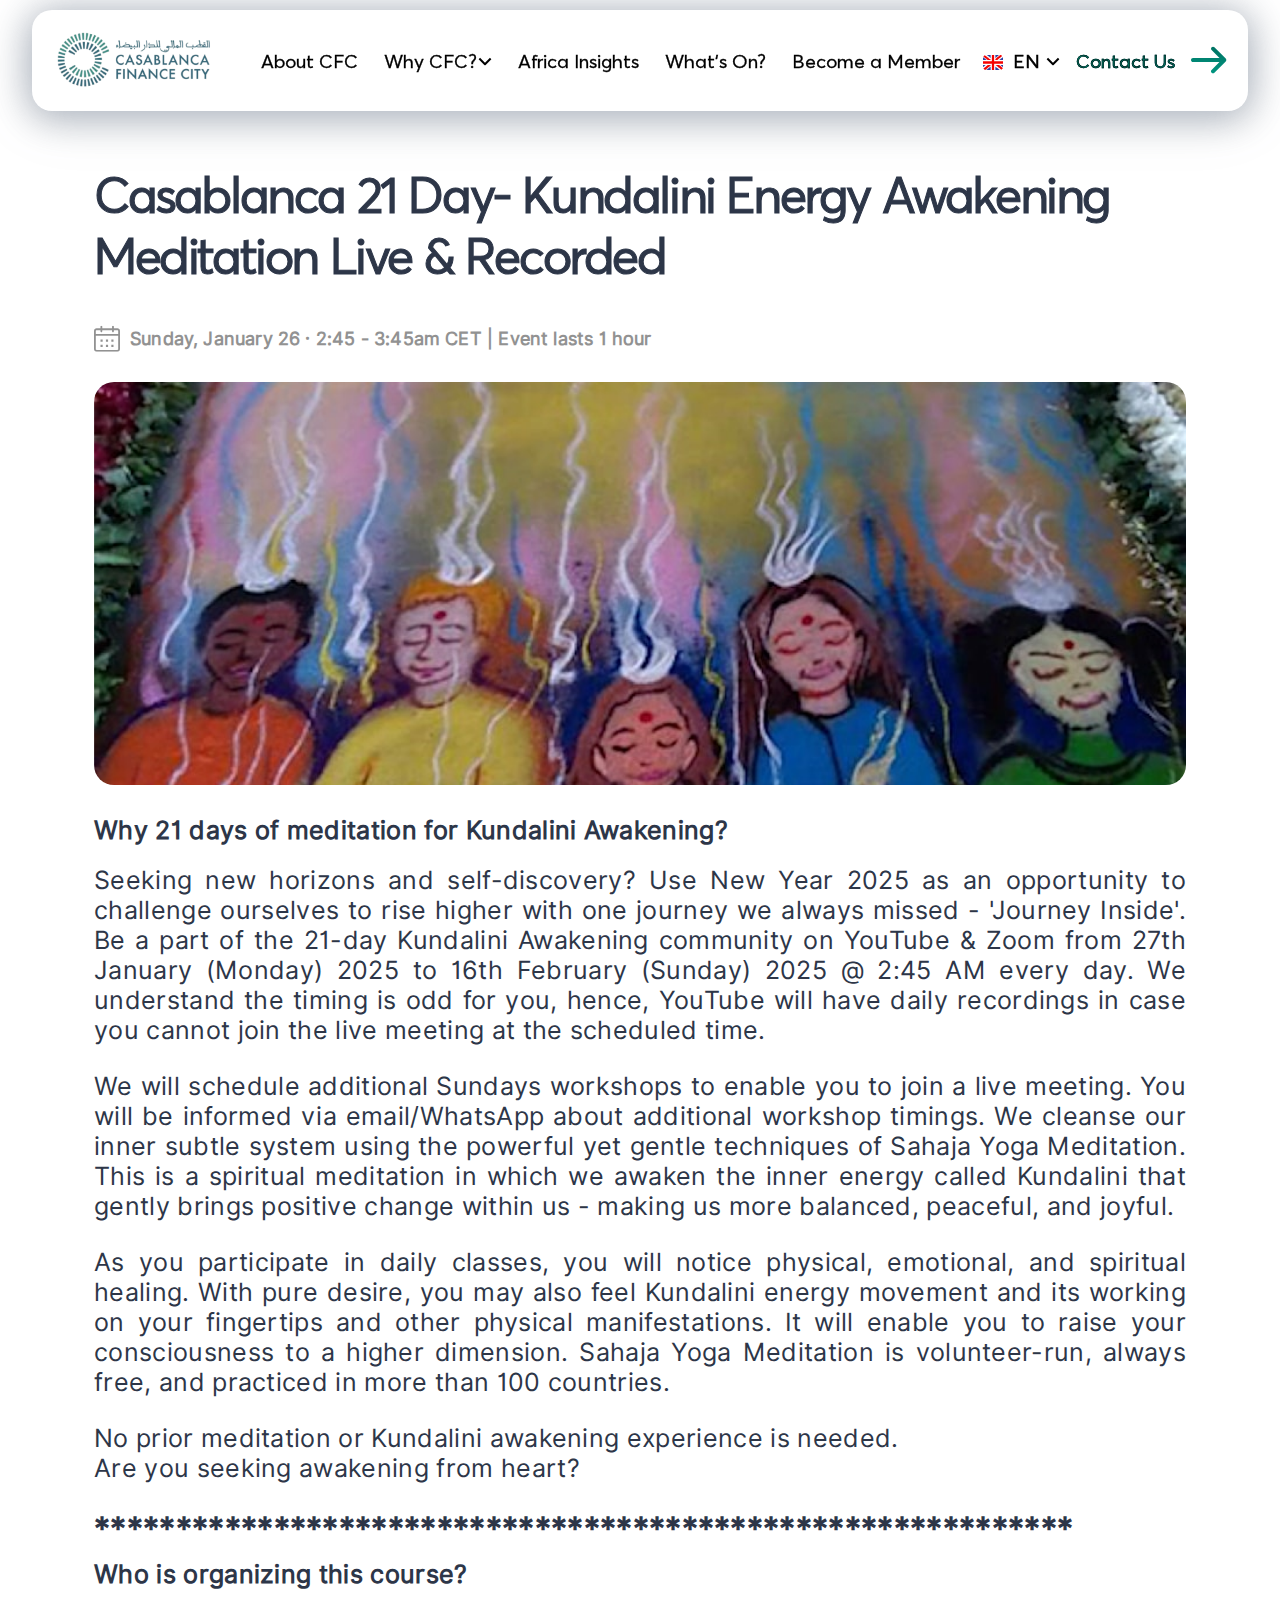
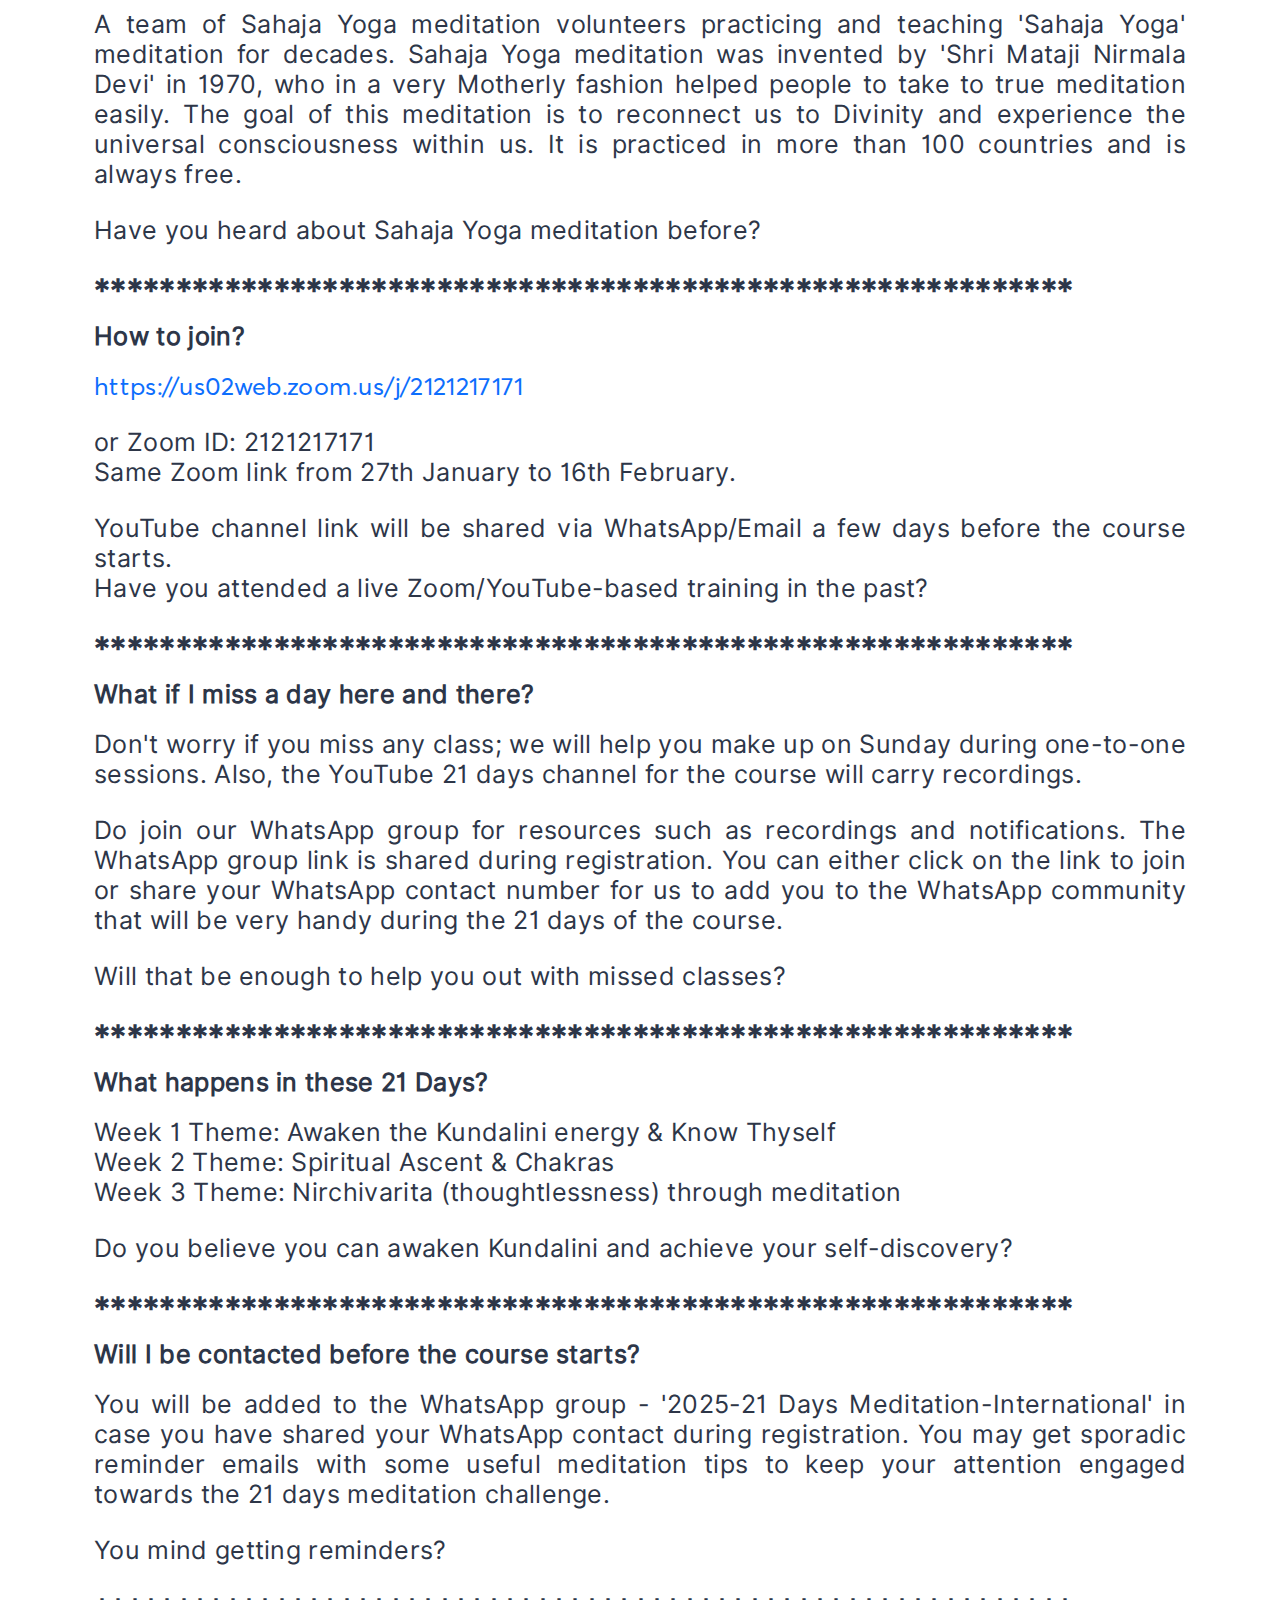
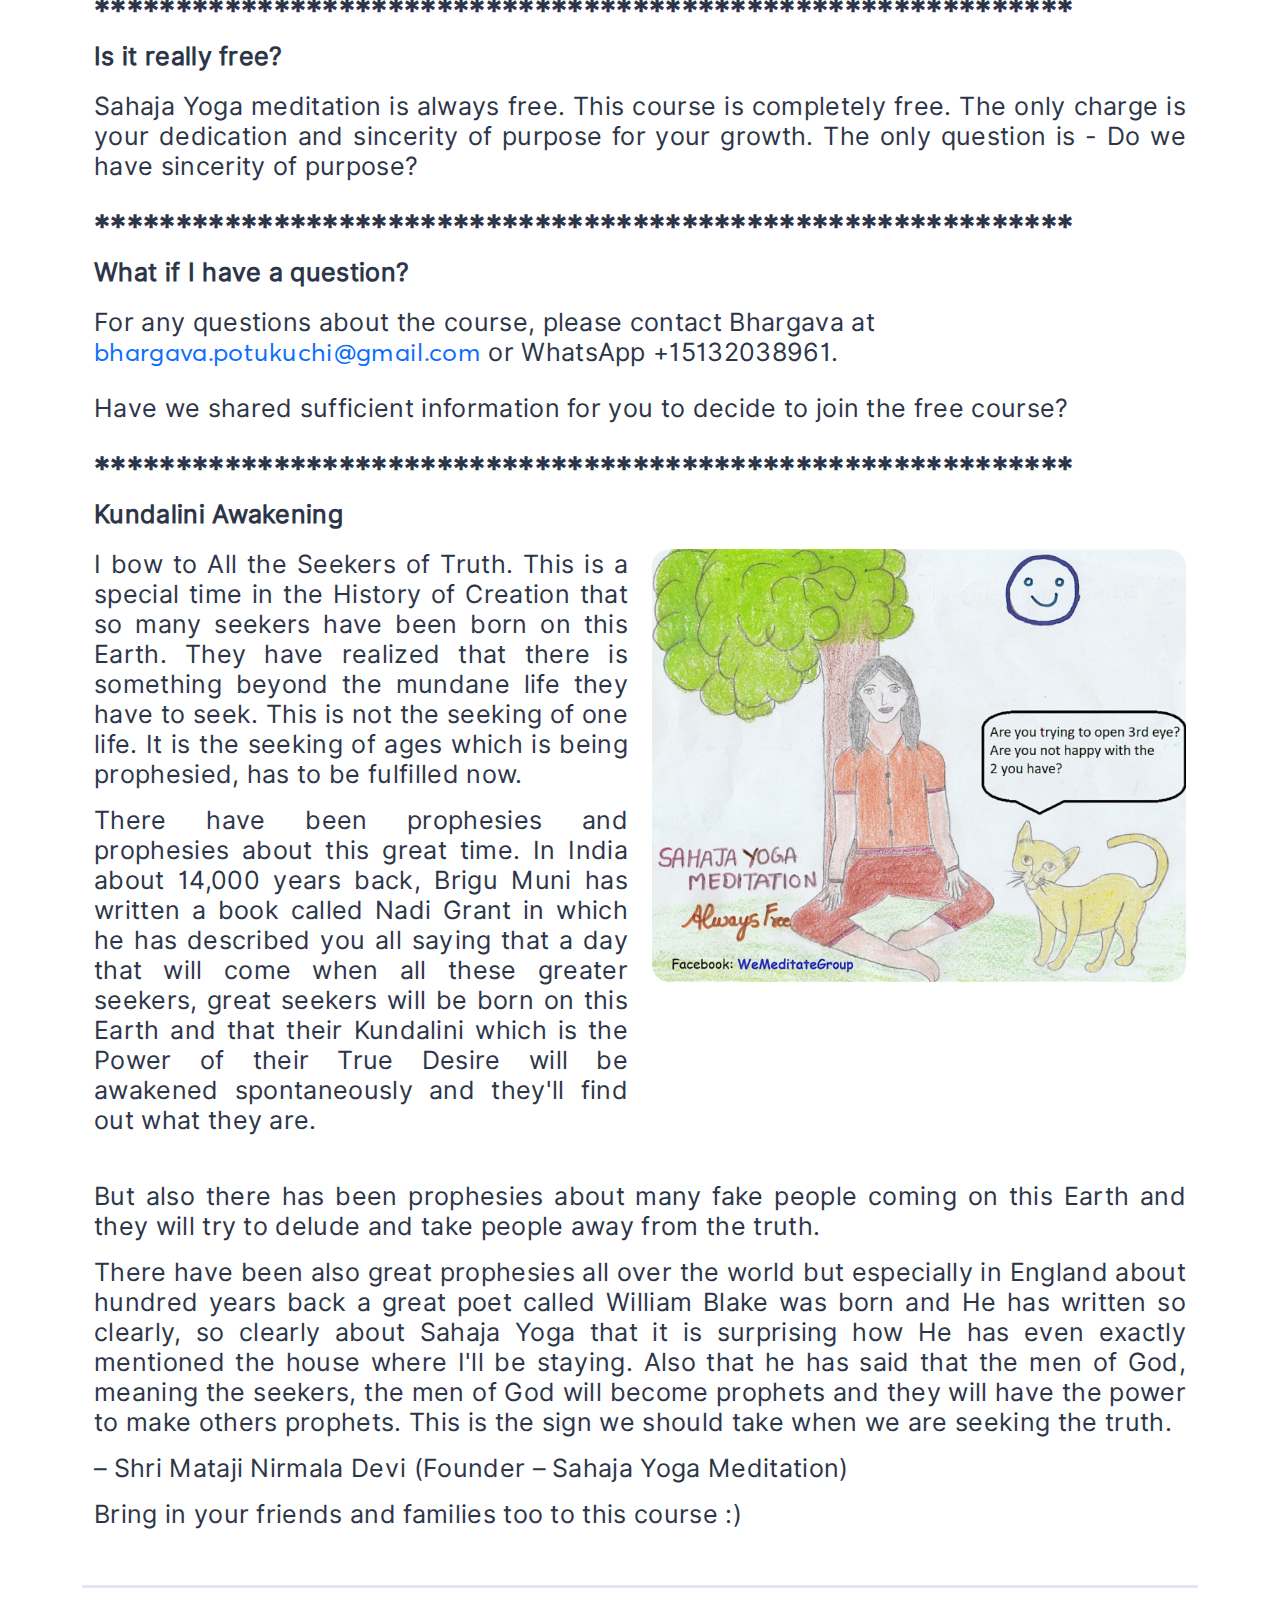
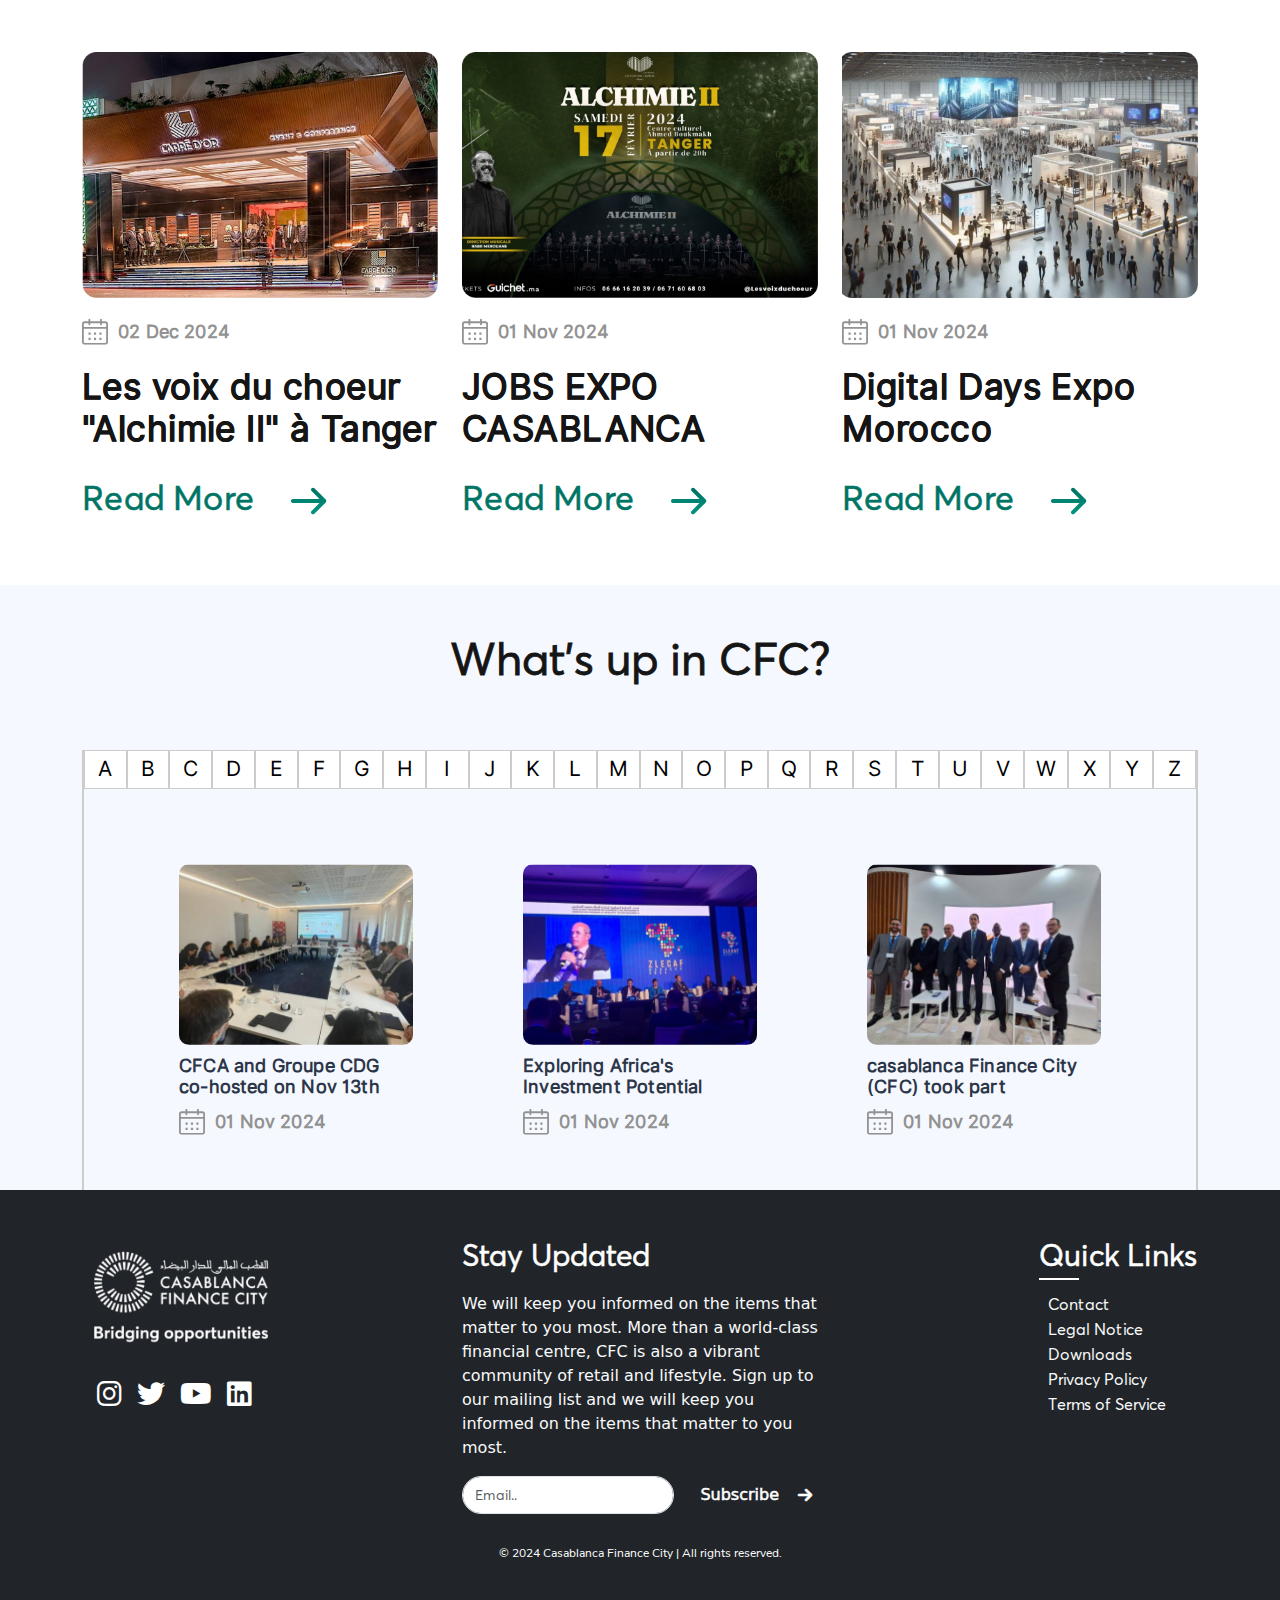
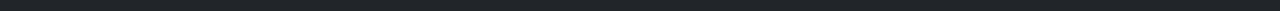
<file: detail_evenements.html>
<!DOCTYPE html>
<html lang="en">

<head>
  <meta charset="UTF-8" />
  <meta name="viewport" content="width=device-width, initial-scale=1.0" />
  <title>CFC</title>

  <!-- Font Awesome CSS -->
  <link rel="stylesheet" href="./assets/css/all.min.css" />

  <!-- Bootstrap CSS -->
  <link rel="stylesheet" href="./assets/css/bootstrap.min.css" />

  <!-- Owl Carousel CSS -->
  <link rel="stylesheet" href="./assets/css/owl.carousel.min.css" />
  <link rel="stylesheet" href="./assets/css/owl.theme.default.min.css" />

  <!-- AOS CSS -->
  <link rel="stylesheet" href="./assets/css/aos.css" />

  <!-- slick CSS -->
  <link rel="stylesheet" href="./assets/css/slick.css" />

  <!-- Custom CSS -->
  <link rel="stylesheet" href="./assets/css/style.css" />

  <!-- responsive CSS -->
  <link rel="stylesheet" href="./assets/css/responsive.css" />

  <!-- Responsive CSS -->
  <!-- <link rel="stylesheet" href="./assets/css/responsive.css" /> -->

</head>

<body>

  <!-- Preloader -->

  <!-- <div class="preloader"></div> -->

  <!-- Scrolle Top -->
  <!-- 
  <button class="back-to-top" type="button"></button> -->

  <!-- Start.Header -->

  <!-- Header Section -->
  <header class="bg-white shadow-sm header--menu" data-sticky-class="is-sticky">
    <nav class="navbar navbar-expand-lg navbar-light container">
      <a class="navbar-brand" href="/index.html">
        <img src="./assets/images/Logo.png" alt="CFC Logo">
      </a>
      <button class="navbar-toggler" type="button" data-bs-toggle="collapse" data-bs-target="#navbarNav"
        aria-controls="navbarNav" aria-expanded="false" aria-label="Toggle navigation">
        <span class="navbar-toggler-icon"></span>
      </button>
      <div class="collapse navbar-collapse" id="navbarNav">
        <ul class="navbar-nav ms-auto">
          <li class="nav-item">
            <a class="nav-link" href="/About.html">About CFC</a>
          </li>
          <li class="nav-item dropdown">
            <a class="nav-link dropdown-toggle" href="#" id="whyCfcDropdown" role="button" data-bs-toggle="dropdown"
              aria-expanded="false">Why CFC?</a>
            <ul class="dropdown-menu" aria-labelledby="whyCfcDropdown">
              <li><a class="dropdown-item" href="/Doing businesss.html">Doing business at best cost</a></li>
              <li><a class="dropdown-item" href="/Safe landing .html">Safe landing</a></li>
              <li><a class="dropdown-item" href="/Effortless-business-connections.html">Effortless business
                  connections</a></li>
            </ul>
          </li>
          <li class="nav-item">
            <a class="nav-link" href="/africa_insights.html">Africa Insights</a>
          </li>
          <li class="nav-item">
            <a class="nav-link" href="/whats_on.html">What's On?</a>
          </li>
          <li class="nav-item">
            <a class="nav-link" href="/become_member.html">Become a Member</a>
          </li>
          <!-- Multi-language Selector -->

        </ul>
        <ul class="multi--select">
          <li class="nav-item dropdown">
            <!-- <a class="nav-link dropdown-toggle" href="#" id="languageDropdown" role="button" data-bs-toggle="dropdown"
              aria-expanded="false">
              <i class="fas fa-globe"></i> EN
            </a>
            <ul class="dropdown-menu" aria-labelledby="languageDropdown">
              <li><a class="dropdown-item" href="#">EN - English</a></li>
              <li><a class="dropdown-item" href="#">FR - Français</a></li>
              <li><a class="dropdown-item" href="#">AR - العربية</a></li>
            </ul> -->
            <a class="nav-link dropdown-toggle" href="#" id="languageDropdown" role="button" data-bs-toggle="dropdown"
              aria-expanded="false">
              <img src="./assets/images/en.png" alt="English Flag"
                style="width: 20px; height: 15px; margin-right: 5px;">
              EN
            </a>
            <ul class="dropdown-menu" aria-labelledby="languageDropdown">
              <li>
                <a class="dropdown-item" href="#">
                  <img src="./assets/images/fr.png" alt="French Flag"
                    style="width: 20px; height: 15px; margin-right: 5px;"> FR
                </a>
              </li>
              <li>
                <a class="dropdown-item" href="#">
                  <img src="./assets/images/ar.png" alt="Arabic Flag"
                    style="width: 20px; height: 15px; margin-right: 5px;"> AR
                </a>
              </li>
            </ul>
          </li>
          <!-- Contact Us Button -->
          <li class="nav-item">
            <a class="" href="/index.html#contact---us">
              Contact Us<svg xmlns="http://www.w3.org/2000/svg" width="48" height="48" viewBox="0 0 48 48" fill="none">
                <g clip-path="url(#clip0_4948_4128)">
                  <path
                    d="M40.7279 22.5873C41.1028 22.9623 41.3135 23.4709 41.3135 24.0013C41.3135 24.5316 41.1028 25.0402 40.7279 25.4153L29.4139 36.7293C29.2294 36.9203 29.0087 37.0727 28.7647 37.1775C28.5207 37.2823 28.2583 37.3375 27.9927 37.3398C27.7271 37.3421 27.4638 37.2915 27.218 37.1909C26.9722 37.0903 26.7489 36.9418 26.5611 36.7541C26.3733 36.5663 26.2248 36.343 26.1243 36.0972C26.0237 35.8514 25.9731 35.588 25.9754 35.3225C25.9777 35.0569 26.0329 34.7945 26.1377 34.5505C26.2425 34.3065 26.3949 34.0858 26.5859 33.9013L34.4859 26.0013H7.9999C7.46947 26.0013 6.96076 25.7906 6.58569 25.4155C6.21062 25.0404 5.9999 24.5317 5.9999 24.0013C5.9999 23.4708 6.21062 22.9621 6.58569 22.5871C6.96076 22.212 7.46947 22.0013 7.9999 22.0013H34.4859L26.5859 14.1013C26.2216 13.7241 26.02 13.2189 26.0246 12.6945C26.0291 12.1701 26.2395 11.6684 26.6103 11.2976C26.9811 10.9268 27.4827 10.7165 28.0071 10.7119C28.5315 10.7074 29.0367 10.9089 29.4139 11.2733L40.7279 22.5873Z"
                    fill="url(#paint0_linear_4948_4128)" />
                </g>
                <defs>
                  <linearGradient id="paint0_linear_4948_4128" x1="23.6567" y1="37.3398" x2="25.6881" y2="13.0491"
                    gradientUnits="userSpaceOnUse">
                    <stop stop-color="#009681" />
                    <stop offset="1" stop-color="#007565" />
                  </linearGradient>
                  <clipPath id="clip0_4948_4128">
                    <rect width="48" height="48" fill="white" transform="matrix(0 -1 -1 0 48 48)" />
                  </clipPath>
                </defs>
              </svg>
            </a>
          </li>
        </ul>
      </div>
    </nav>
  </header>


  <!-- Slider Section -->
  <!-- <section class="slider container-fluid" id="banner-title">
    <div class="slider-overlay"></div>

    <img class="slider-video" src="./assets/images/insight.png">

    <div class="slider-content">
      <h2 class="display-4 fw-bold">Africa Insights</h2>
    </div>
    <div class="icon--banner-after">
      <img class="slider-img--icon" src="./assets/images/icon--banner.png">

    </div>

    <div class="breadcrumb-container">
      <nav aria-label="breadcrumb">
        <ol class="breadcrumb">
          <li class="breadcrumb-item"><a href="#">Home</a></li>
          <li class="breadcrumb-item active" aria-current="page">Africa Insights</li>
        </ol>
      </nav>
    </div>
  </section> -->

  <section class="wisiwyg three_colmun_to_sc odd-re-bg" data-aos="fade-up" data-aos-duration="1000"
    id="evenement_detail">

    <div class="container">

      <div class="container mt-4">
        <!-- Header Section -->

        <h2>Casablanca 21 Day- Kundalini Energy Awakening Meditation Live & Recorded</h2>
        <div class="article-date"><svg xmlns="http://www.w3.org/2000/svg" width="26" height="27" viewBox="0 0 26 27"
            fill="none">
            <g clip-path="url(#clip0_4698_14065)">
              <path
                d="M7.3749 0.71875C7.61625 0.71875 7.84771 0.814625 8.01837 0.985283C8.18902 1.15594 8.2849 1.3874 8.2849 1.62875V3.33045H18.057V1.64045C18.057 1.3991 18.1529 1.16764 18.3235 0.996983C18.4942 0.826325 18.7257 0.73045 18.967 0.73045C19.2083 0.73045 19.4398 0.826325 19.6105 0.996983C19.7811 1.16764 19.877 1.3991 19.877 1.64045V3.33045H23.4C24.0893 3.33045 24.7505 3.6042 25.238 4.09151C25.7256 4.57883 25.9997 5.23981 26 5.92915V24.12C25.9997 24.8094 25.7256 25.4704 25.238 25.9577C24.7505 26.445 24.0893 26.7188 23.4 26.7188H2.6C1.91066 26.7188 1.24954 26.445 0.761982 25.9577C0.274425 25.4704 0.000344669 24.8094 0 24.12L0 5.92915C0.000344669 5.23981 0.274425 4.57883 0.761982 4.09151C1.24954 3.6042 1.91066 3.33045 2.6 3.33045H6.4649V1.62745C6.46524 1.38633 6.56127 1.1552 6.73189 0.984823C6.90251 0.814446 7.13378 0.71875 7.3749 0.71875ZM1.82 10.7833V24.12C1.82 24.2225 1.84018 24.3239 1.87937 24.4185C1.91857 24.5132 1.97603 24.5992 2.04846 24.6716C2.12089 24.744 2.20687 24.8015 2.30151 24.8407C2.39614 24.8799 2.49757 24.9 2.6 24.9H23.4C23.5024 24.9 23.6039 24.8799 23.6985 24.8407C23.7931 24.8015 23.8791 24.744 23.9515 24.6716C24.024 24.5992 24.0814 24.5132 24.1206 24.4185C24.1598 24.3239 24.18 24.2225 24.18 24.12V10.8015L1.82 10.7833ZM8.6671 19.7234V21.8892H6.5V19.7234H8.6671ZM14.0829 19.7234V21.8892H11.9171V19.7234H14.0829ZM19.5 19.7234V21.8892H17.3329V19.7234H19.5ZM8.6671 14.5533V16.7191H6.5V14.5533H8.6671ZM14.0829 14.5533V16.7191H11.9171V14.5533H14.0829ZM19.5 14.5533V16.7191H17.3329V14.5533H19.5ZM6.4649 5.14915H2.6C2.49757 5.14915 2.39614 5.16932 2.30151 5.20852C2.20687 5.24772 2.12089 5.30518 2.04846 5.37761C1.97603 5.45004 1.91857 5.53602 1.87937 5.63066C1.84018 5.72529 1.82 5.82672 1.82 5.92915V8.96465L24.18 8.98285V5.92915C24.18 5.82672 24.1598 5.72529 24.1206 5.63066C24.0814 5.53602 24.024 5.45004 23.9515 5.37761C23.8791 5.30518 23.7931 5.24772 23.6985 5.20852C23.6039 5.16932 23.5024 5.14915 23.4 5.14915H19.877V6.35685C19.877 6.5982 19.7811 6.82966 19.6105 7.00032C19.4398 7.17098 19.2083 7.26685 18.967 7.26685C18.7257 7.26685 18.4942 7.17098 18.3235 7.00032C18.1529 6.82966 18.057 6.5982 18.057 6.35685V5.14915H8.2849V6.34515C8.2849 6.5865 8.18902 6.81796 8.01837 6.98862C7.84771 7.15928 7.61625 7.25515 7.3749 7.25515C7.13355 7.25515 6.90209 7.15928 6.73143 6.98862C6.56077 6.81796 6.4649 6.5865 6.4649 6.34515V5.14915Z"
                fill="#929292"></path>
            </g>
            <defs>
              <clipPath id="clip0_4698_14065">
                <rect width="26" height="26" fill="white" transform="translate(0 0.71875)"></rect>
              </clipPath>
            </defs>
          </svg>Sunday, January 26 · 2:45 - 3:45am CET | Event lasts 1 hour</div>


        <!-- Image Section -->
        <div class="img--detail">
          <img src="./assets/images/even_.png">
        </div>

        <!-- Content Section -->
        <div class="wrapper-description">
          <strong>Why 21 days of meditation for Kundalini Awakening?</strong>
          <p>Seeking new horizons and self-discovery? Use <strong>New Year 2025</strong> as an opportunity to challenge
            ourselves to rise higher with one journey we always missed - 'Journey Inside'. Be a part of the
            <strong>21-day Kundalini Awakening community</strong> on <strong>YouTube & Zoom</strong> from <strong>27th
              January (Monday) 2025 to 16th February (Sunday) 2025</strong> @ 2:45 AM every day. We understand the
            timing is odd for you, hence, <strong>YouTube</strong> will have <strong>daily recordings</strong> in case
            you cannot join the live meeting at the scheduled time.</p>

          <p>We will schedule <strong>additional Sundays workshops</strong> to enable you to join a <strong>live
              meeting</strong>. You will be informed via <strong>email/WhatsApp</strong> about additional workshop
            timings. We cleanse our inner subtle system using the powerful yet gentle techniques of <strong>Sahaja Yoga
              Meditation</strong>. This is a spiritual meditation in which we awaken the inner energy called Kundalini
            that gently brings positive change within us - making us more balanced, peaceful, and joyful.</p>

          <p>As you participate in daily classes, you will notice <strong>physical, emotional, and spiritual
              healing</strong>. With pure desire, you may also feel Kundalini energy movement and its working on your
            fingertips and other physical manifestations. It will enable you to raise your consciousness to a higher
            dimension. Sahaja Yoga Meditation is volunteer-run, <strong>always free</strong>, and practiced in more than
            100 countries.</p>

          <p><strong>No prior meditation or Kundalini awakening experience is needed.</strong><br>Are you seeking
            awakening from heart?</p>

          <div class="separator">************************************************************</div>

          <strong>Who is organizing this course?</strong>
          <p>A team of Sahaja Yoga meditation volunteers practicing and teaching <strong>'Sahaja Yoga'</strong>
            meditation for decades. Sahaja Yoga meditation was invented by <strong>'Shri Mataji Nirmala Devi'</strong>
            in 1970, who in a very Motherly fashion helped people to take to true meditation easily. The goal of this
            meditation is to reconnect us to Divinity and experience the universal consciousness within us. It is
            practiced in more than 100 countries and is always free.</p>

          <p>Have you heard about Sahaja Yoga meditation before?</p>

          <div class="separator">************************************************************</div>

          <strong>How to join?</strong>
          <p><a href="https://us02web.zoom.us/j/2121217171">https://us02web.zoom.us/j/2121217171</a></p>
          <p>or Zoom ID: <strong>2121217171</strong><br>Same Zoom link from <strong>27th January to 16th
              February</strong>.</p>

          <p><strong>YouTube channel link</strong> will be shared via WhatsApp/Email a few days before the course
            starts.<br>Have you attended a live Zoom/YouTube-based training in the past?</p>

          <div class="separator">************************************************************</div>

          <strong>What if I miss a day here and there?</strong>
          <p>Don't worry if you miss any class; we will help you make up on Sunday during one-to-one sessions. Also, the
            YouTube 21 days channel for the course will carry recordings.</p>

          <p>Do <strong>join our WhatsApp group</strong> for resources such as <strong>recordings</strong> and
            notifications. The WhatsApp group link is shared during registration. You can either click on the link to
            join or share your WhatsApp contact number for us to add you to the WhatsApp community that will be very
            handy during the 21 days of the course.</p>

          <p>Will that be enough to help you out with missed classes?</p>

          <div class="separator">************************************************************</div>

          <strong>What happens in these 21 Days?</strong>
          <ul>
            <li><strong>Week 1 Theme:</strong> Awaken the Kundalini energy & Know Thyself</li>
            <li><strong>Week 2 Theme:</strong> Spiritual Ascent & Chakras</li>
            <li><strong>Week 3 Theme:</strong> Nirchivarita (thoughtlessness) through meditation</li>
          </ul>
          <p>Do you believe you can awaken Kundalini and achieve your self-discovery?</p>

          <div class="separator">************************************************************</div>

          <strong>Will I be contacted before the course starts?</strong>
          <p>You will be added to the <strong>WhatsApp group</strong> - '2025-21 Days Meditation-International' in case
            you have shared your WhatsApp contact during registration. You may get sporadic reminder emails with some
            useful meditation tips to keep your attention engaged towards the 21 days meditation challenge.</p>

          <p>You mind getting reminders?</p>

          <div class="separator">************************************************************</div>

          <strong>Is it really free?</strong>
          <p><strong>Sahaja Yoga meditation</strong> is always free. This course is completely free. The only charge is
            your dedication and sincerity of purpose for your growth. The only question is - Do we have sincerity of
            purpose?</p>

          <div class="separator">************************************************************</div>

          <strong>What if I have a question?</strong>
          <p>For any questions about the course, please contact Bhargava at<br><a
              href="mailto:bhargava.potukuchi@gmail.com">bhargava.potukuchi@gmail.com</a> or WhatsApp +15132038961.</p>

          <p>Have we shared sufficient information for you to decide to join the free course?</p>
          <div class="separator">************************************************************</div>
          <strong>Kundalini Awakening</strong>
          <div class="row">
            <div class="col-md-6">
                <p>
                    I bow to All the Seekers of Truth. This is a special time in the History of Creation that so many seekers have been born on this Earth. They have realized that there is something beyond the mundane life they have to seek. This is not the seeking of one life. It is the seeking of ages which is being prophesied, has to be fulfilled now.
                </p>
                <p>
                    There have been prophesies and prophesies about this great time. In India about 14,000 years back, Brigu Muni has written a book called Nadi Grant in which he has described you all saying that a day that will come when all these greater seekers, great seekers will be born on this Earth and that their Kundalini which is the Power of their True Desire will be awakened spontaneously and they'll find out what they are.
                </p>
                
            </div>

            <!-- Image Section -->
            <div class="col-md-6">
                <img src="./assets/images/ev-1.png" alt="Kundalini Awakening Illustration" class="img-fluid rounded">
            </div>
            <div class="col-md-12">
              <p>
                But also there has been prophesies about many fake people coming on this Earth and they will try to delude and take people away from the truth.
            </p>
            <p>
                There have been also great prophesies all over the world but especially in England about hundred years back a great poet called William Blake was born and He has written so clearly, so clearly about Sahaja Yoga that it is surprising how He has even exactly mentioned the house where I'll be staying. Also that he has said that the men of God, meaning the seekers, the men of God will become prophets and they will have the power to make others prophets. This is the sign we should take when we are seeking the truth.
            </p>
            <p>
                – Shri Mataji Nirmala Devi (Founder – Sahaja Yoga Meditation)
            </p>
            <p>
                Bring in your friends and families too to this course :)
            </p>
            </div>
        </div>
        </div>
      </div>
      <!--  -->

    </div>
    </div>
  </section>
  <section class="three_block_news">
    <div class="container">
      <div class="row g-4 mt-2" id="list--news-all">
        <div class="col-md-4">
          <div class="card">
            <img src="./assets/images/pimage.png" class="card-img-top" alt="Image">
            <div class="card-body">
              <div class="article-date"><svg xmlns="http://www.w3.org/2000/svg" width="26" height="27"
                  viewBox="0 0 26 27" fill="none">
                  <g clip-path="url(#clip0_4698_14065)">
                    <path
                      d="M7.3749 0.71875C7.61625 0.71875 7.84771 0.814625 8.01837 0.985283C8.18902 1.15594 8.2849 1.3874 8.2849 1.62875V3.33045H18.057V1.64045C18.057 1.3991 18.1529 1.16764 18.3235 0.996983C18.4942 0.826325 18.7257 0.73045 18.967 0.73045C19.2083 0.73045 19.4398 0.826325 19.6105 0.996983C19.7811 1.16764 19.877 1.3991 19.877 1.64045V3.33045H23.4C24.0893 3.33045 24.7505 3.6042 25.238 4.09151C25.7256 4.57883 25.9997 5.23981 26 5.92915V24.12C25.9997 24.8094 25.7256 25.4704 25.238 25.9577C24.7505 26.445 24.0893 26.7188 23.4 26.7188H2.6C1.91066 26.7188 1.24954 26.445 0.761982 25.9577C0.274425 25.4704 0.000344669 24.8094 0 24.12L0 5.92915C0.000344669 5.23981 0.274425 4.57883 0.761982 4.09151C1.24954 3.6042 1.91066 3.33045 2.6 3.33045H6.4649V1.62745C6.46524 1.38633 6.56127 1.1552 6.73189 0.984823C6.90251 0.814446 7.13378 0.71875 7.3749 0.71875ZM1.82 10.7833V24.12C1.82 24.2225 1.84018 24.3239 1.87937 24.4185C1.91857 24.5132 1.97603 24.5992 2.04846 24.6716C2.12089 24.744 2.20687 24.8015 2.30151 24.8407C2.39614 24.8799 2.49757 24.9 2.6 24.9H23.4C23.5024 24.9 23.6039 24.8799 23.6985 24.8407C23.7931 24.8015 23.8791 24.744 23.9515 24.6716C24.024 24.5992 24.0814 24.5132 24.1206 24.4185C24.1598 24.3239 24.18 24.2225 24.18 24.12V10.8015L1.82 10.7833ZM8.6671 19.7234V21.8892H6.5V19.7234H8.6671ZM14.0829 19.7234V21.8892H11.9171V19.7234H14.0829ZM19.5 19.7234V21.8892H17.3329V19.7234H19.5ZM8.6671 14.5533V16.7191H6.5V14.5533H8.6671ZM14.0829 14.5533V16.7191H11.9171V14.5533H14.0829ZM19.5 14.5533V16.7191H17.3329V14.5533H19.5ZM6.4649 5.14915H2.6C2.49757 5.14915 2.39614 5.16932 2.30151 5.20852C2.20687 5.24772 2.12089 5.30518 2.04846 5.37761C1.97603 5.45004 1.91857 5.53602 1.87937 5.63066C1.84018 5.72529 1.82 5.82672 1.82 5.92915V8.96465L24.18 8.98285V5.92915C24.18 5.82672 24.1598 5.72529 24.1206 5.63066C24.0814 5.53602 24.024 5.45004 23.9515 5.37761C23.8791 5.30518 23.7931 5.24772 23.6985 5.20852C23.6039 5.16932 23.5024 5.14915 23.4 5.14915H19.877V6.35685C19.877 6.5982 19.7811 6.82966 19.6105 7.00032C19.4398 7.17098 19.2083 7.26685 18.967 7.26685C18.7257 7.26685 18.4942 7.17098 18.3235 7.00032C18.1529 6.82966 18.057 6.5982 18.057 6.35685V5.14915H8.2849V6.34515C8.2849 6.5865 8.18902 6.81796 8.01837 6.98862C7.84771 7.15928 7.61625 7.25515 7.3749 7.25515C7.13355 7.25515 6.90209 7.15928 6.73143 6.98862C6.56077 6.81796 6.4649 6.5865 6.4649 6.34515V5.14915Z"
                      fill="#929292"></path>
                  </g>
                  <defs>
                    <clipPath id="clip0_4698_14065">
                      <rect width="26" height="26" fill="white" transform="translate(0 0.71875)"></rect>
                    </clipPath>
                  </defs>
                </svg>02 Dec 2024</div>
              <h5 class="card-title">Les voix du choeur "Alchimie II" à Tanger</h5>
              <div class="btn--pls">
                <a class="" href="#">
                  <span>Read more</span> <svg xmlns="http://www.w3.org/2000/svg" width="48" height="48"
                    viewBox="0 0 48 48" fill="none">
                    <g clip-path="url(#clip0_4948_4128)">
                      <path
                        d="M40.7279 22.5873C41.1028 22.9623 41.3135 23.4709 41.3135 24.0013C41.3135 24.5316 41.1028 25.0402 40.7279 25.4153L29.4139 36.7293C29.2294 36.9203 29.0087 37.0727 28.7647 37.1775C28.5207 37.2823 28.2583 37.3375 27.9927 37.3398C27.7271 37.3421 27.4638 37.2915 27.218 37.1909C26.9722 37.0903 26.7489 36.9418 26.5611 36.7541C26.3733 36.5663 26.2248 36.343 26.1243 36.0972C26.0237 35.8514 25.9731 35.588 25.9754 35.3225C25.9777 35.0569 26.0329 34.7945 26.1377 34.5505C26.2425 34.3065 26.3949 34.0858 26.5859 33.9013L34.4859 26.0013H7.9999C7.46947 26.0013 6.96076 25.7906 6.58569 25.4155C6.21062 25.0404 5.9999 24.5317 5.9999 24.0013C5.9999 23.4708 6.21062 22.9621 6.58569 22.5871C6.96076 22.212 7.46947 22.0013 7.9999 22.0013H34.4859L26.5859 14.1013C26.2216 13.7241 26.02 13.2189 26.0246 12.6945C26.0291 12.1701 26.2395 11.6684 26.6103 11.2976C26.9811 10.9268 27.4827 10.7165 28.0071 10.7119C28.5315 10.7074 29.0367 10.9089 29.4139 11.2733L40.7279 22.5873Z"
                        fill="url(#paint0_linear_4948_4128)"></path>
                    </g>
                    <defs>
                      <linearGradient id="paint0_linear_4948_4128" x1="23.6567" y1="37.3398" x2="25.6881" y2="13.0491"
                        gradientUnits="userSpaceOnUse">
                        <stop stop-color="#009681"></stop>
                        <stop offset="1" stop-color="#007565"></stop>
                      </linearGradient>
                      <clipPath id="clip0_4948_4128">
                        <rect width="48" height="48" fill="white" transform="matrix(0 -1 -1 0 48 48)">
                        </rect>
                      </clipPath>
                    </defs>
                  </svg>
                </a>
              </div>
            </div>
          </div>
        </div>
        <!-- Repeat this block for other items -->
        <div class="col-md-4">
          <div class="card">
            <img src="./assets/images/pimage-1.png" class="card-img-top" alt="Image">
            <div class="card-body">
              <div class="article-date"><svg xmlns="http://www.w3.org/2000/svg" width="26" height="27"
                  viewBox="0 0 26 27" fill="none">
                  <g clip-path="url(#clip0_4698_14065)">
                    <path
                      d="M7.3749 0.71875C7.61625 0.71875 7.84771 0.814625 8.01837 0.985283C8.18902 1.15594 8.2849 1.3874 8.2849 1.62875V3.33045H18.057V1.64045C18.057 1.3991 18.1529 1.16764 18.3235 0.996983C18.4942 0.826325 18.7257 0.73045 18.967 0.73045C19.2083 0.73045 19.4398 0.826325 19.6105 0.996983C19.7811 1.16764 19.877 1.3991 19.877 1.64045V3.33045H23.4C24.0893 3.33045 24.7505 3.6042 25.238 4.09151C25.7256 4.57883 25.9997 5.23981 26 5.92915V24.12C25.9997 24.8094 25.7256 25.4704 25.238 25.9577C24.7505 26.445 24.0893 26.7188 23.4 26.7188H2.6C1.91066 26.7188 1.24954 26.445 0.761982 25.9577C0.274425 25.4704 0.000344669 24.8094 0 24.12L0 5.92915C0.000344669 5.23981 0.274425 4.57883 0.761982 4.09151C1.24954 3.6042 1.91066 3.33045 2.6 3.33045H6.4649V1.62745C6.46524 1.38633 6.56127 1.1552 6.73189 0.984823C6.90251 0.814446 7.13378 0.71875 7.3749 0.71875ZM1.82 10.7833V24.12C1.82 24.2225 1.84018 24.3239 1.87937 24.4185C1.91857 24.5132 1.97603 24.5992 2.04846 24.6716C2.12089 24.744 2.20687 24.8015 2.30151 24.8407C2.39614 24.8799 2.49757 24.9 2.6 24.9H23.4C23.5024 24.9 23.6039 24.8799 23.6985 24.8407C23.7931 24.8015 23.8791 24.744 23.9515 24.6716C24.024 24.5992 24.0814 24.5132 24.1206 24.4185C24.1598 24.3239 24.18 24.2225 24.18 24.12V10.8015L1.82 10.7833ZM8.6671 19.7234V21.8892H6.5V19.7234H8.6671ZM14.0829 19.7234V21.8892H11.9171V19.7234H14.0829ZM19.5 19.7234V21.8892H17.3329V19.7234H19.5ZM8.6671 14.5533V16.7191H6.5V14.5533H8.6671ZM14.0829 14.5533V16.7191H11.9171V14.5533H14.0829ZM19.5 14.5533V16.7191H17.3329V14.5533H19.5ZM6.4649 5.14915H2.6C2.49757 5.14915 2.39614 5.16932 2.30151 5.20852C2.20687 5.24772 2.12089 5.30518 2.04846 5.37761C1.97603 5.45004 1.91857 5.53602 1.87937 5.63066C1.84018 5.72529 1.82 5.82672 1.82 5.92915V8.96465L24.18 8.98285V5.92915C24.18 5.82672 24.1598 5.72529 24.1206 5.63066C24.0814 5.53602 24.024 5.45004 23.9515 5.37761C23.8791 5.30518 23.7931 5.24772 23.6985 5.20852C23.6039 5.16932 23.5024 5.14915 23.4 5.14915H19.877V6.35685C19.877 6.5982 19.7811 6.82966 19.6105 7.00032C19.4398 7.17098 19.2083 7.26685 18.967 7.26685C18.7257 7.26685 18.4942 7.17098 18.3235 7.00032C18.1529 6.82966 18.057 6.5982 18.057 6.35685V5.14915H8.2849V6.34515C8.2849 6.5865 8.18902 6.81796 8.01837 6.98862C7.84771 7.15928 7.61625 7.25515 7.3749 7.25515C7.13355 7.25515 6.90209 7.15928 6.73143 6.98862C6.56077 6.81796 6.4649 6.5865 6.4649 6.34515V5.14915Z"
                      fill="#929292"></path>
                  </g>
                  <defs>
                    <clipPath id="clip0_4698_14065">
                      <rect width="26" height="26" fill="white" transform="translate(0 0.71875)"></rect>
                    </clipPath>
                  </defs>
                </svg>01 Nov 2024</div>
              <h5 class="card-title">JOBS EXPO CASABLANCA</h5>
              <div class="btn--pls">
                <a class="" href="#">
                  <span>Read more</span> <svg xmlns="http://www.w3.org/2000/svg" width="48" height="48"
                    viewBox="0 0 48 48" fill="none">
                    <g clip-path="url(#clip0_4948_4128)">
                      <path
                        d="M40.7279 22.5873C41.1028 22.9623 41.3135 23.4709 41.3135 24.0013C41.3135 24.5316 41.1028 25.0402 40.7279 25.4153L29.4139 36.7293C29.2294 36.9203 29.0087 37.0727 28.7647 37.1775C28.5207 37.2823 28.2583 37.3375 27.9927 37.3398C27.7271 37.3421 27.4638 37.2915 27.218 37.1909C26.9722 37.0903 26.7489 36.9418 26.5611 36.7541C26.3733 36.5663 26.2248 36.343 26.1243 36.0972C26.0237 35.8514 25.9731 35.588 25.9754 35.3225C25.9777 35.0569 26.0329 34.7945 26.1377 34.5505C26.2425 34.3065 26.3949 34.0858 26.5859 33.9013L34.4859 26.0013H7.9999C7.46947 26.0013 6.96076 25.7906 6.58569 25.4155C6.21062 25.0404 5.9999 24.5317 5.9999 24.0013C5.9999 23.4708 6.21062 22.9621 6.58569 22.5871C6.96076 22.212 7.46947 22.0013 7.9999 22.0013H34.4859L26.5859 14.1013C26.2216 13.7241 26.02 13.2189 26.0246 12.6945C26.0291 12.1701 26.2395 11.6684 26.6103 11.2976C26.9811 10.9268 27.4827 10.7165 28.0071 10.7119C28.5315 10.7074 29.0367 10.9089 29.4139 11.2733L40.7279 22.5873Z"
                        fill="url(#paint0_linear_4948_4128)"></path>
                    </g>
                    <defs>
                      <linearGradient id="paint0_linear_4948_4128" x1="23.6567" y1="37.3398" x2="25.6881" y2="13.0491"
                        gradientUnits="userSpaceOnUse">
                        <stop stop-color="#009681"></stop>
                        <stop offset="1" stop-color="#007565"></stop>
                      </linearGradient>
                      <clipPath id="clip0_4948_4128">
                        <rect width="48" height="48" fill="white" transform="matrix(0 -1 -1 0 48 48)">
                        </rect>
                      </clipPath>
                    </defs>
                  </svg>
                </a>
              </div>
            </div>
          </div>
        </div>
        <div class="col-md-4">
          <div class="card">
            <img src="./assets/images/pimage-2.png" class="card-img-top" alt="Image">
            <div class="card-body">
              <div class="article-date"><svg xmlns="http://www.w3.org/2000/svg" width="26" height="27"
                  viewBox="0 0 26 27" fill="none">
                  <g clip-path="url(#clip0_4698_14065)">
                    <path
                      d="M7.3749 0.71875C7.61625 0.71875 7.84771 0.814625 8.01837 0.985283C8.18902 1.15594 8.2849 1.3874 8.2849 1.62875V3.33045H18.057V1.64045C18.057 1.3991 18.1529 1.16764 18.3235 0.996983C18.4942 0.826325 18.7257 0.73045 18.967 0.73045C19.2083 0.73045 19.4398 0.826325 19.6105 0.996983C19.7811 1.16764 19.877 1.3991 19.877 1.64045V3.33045H23.4C24.0893 3.33045 24.7505 3.6042 25.238 4.09151C25.7256 4.57883 25.9997 5.23981 26 5.92915V24.12C25.9997 24.8094 25.7256 25.4704 25.238 25.9577C24.7505 26.445 24.0893 26.7188 23.4 26.7188H2.6C1.91066 26.7188 1.24954 26.445 0.761982 25.9577C0.274425 25.4704 0.000344669 24.8094 0 24.12L0 5.92915C0.000344669 5.23981 0.274425 4.57883 0.761982 4.09151C1.24954 3.6042 1.91066 3.33045 2.6 3.33045H6.4649V1.62745C6.46524 1.38633 6.56127 1.1552 6.73189 0.984823C6.90251 0.814446 7.13378 0.71875 7.3749 0.71875ZM1.82 10.7833V24.12C1.82 24.2225 1.84018 24.3239 1.87937 24.4185C1.91857 24.5132 1.97603 24.5992 2.04846 24.6716C2.12089 24.744 2.20687 24.8015 2.30151 24.8407C2.39614 24.8799 2.49757 24.9 2.6 24.9H23.4C23.5024 24.9 23.6039 24.8799 23.6985 24.8407C23.7931 24.8015 23.8791 24.744 23.9515 24.6716C24.024 24.5992 24.0814 24.5132 24.1206 24.4185C24.1598 24.3239 24.18 24.2225 24.18 24.12V10.8015L1.82 10.7833ZM8.6671 19.7234V21.8892H6.5V19.7234H8.6671ZM14.0829 19.7234V21.8892H11.9171V19.7234H14.0829ZM19.5 19.7234V21.8892H17.3329V19.7234H19.5ZM8.6671 14.5533V16.7191H6.5V14.5533H8.6671ZM14.0829 14.5533V16.7191H11.9171V14.5533H14.0829ZM19.5 14.5533V16.7191H17.3329V14.5533H19.5ZM6.4649 5.14915H2.6C2.49757 5.14915 2.39614 5.16932 2.30151 5.20852C2.20687 5.24772 2.12089 5.30518 2.04846 5.37761C1.97603 5.45004 1.91857 5.53602 1.87937 5.63066C1.84018 5.72529 1.82 5.82672 1.82 5.92915V8.96465L24.18 8.98285V5.92915C24.18 5.82672 24.1598 5.72529 24.1206 5.63066C24.0814 5.53602 24.024 5.45004 23.9515 5.37761C23.8791 5.30518 23.7931 5.24772 23.6985 5.20852C23.6039 5.16932 23.5024 5.14915 23.4 5.14915H19.877V6.35685C19.877 6.5982 19.7811 6.82966 19.6105 7.00032C19.4398 7.17098 19.2083 7.26685 18.967 7.26685C18.7257 7.26685 18.4942 7.17098 18.3235 7.00032C18.1529 6.82966 18.057 6.5982 18.057 6.35685V5.14915H8.2849V6.34515C8.2849 6.5865 8.18902 6.81796 8.01837 6.98862C7.84771 7.15928 7.61625 7.25515 7.3749 7.25515C7.13355 7.25515 6.90209 7.15928 6.73143 6.98862C6.56077 6.81796 6.4649 6.5865 6.4649 6.34515V5.14915Z"
                      fill="#929292"></path>
                  </g>
                  <defs>
                    <clipPath id="clip0_4698_14065">
                      <rect width="26" height="26" fill="white" transform="translate(0 0.71875)"></rect>
                    </clipPath>
                  </defs>
                </svg>01 Nov 2024</div>
              <h5 class="card-title">Digital Days Expo Morocco</h5>
              <div class="btn--pls">
                <a class="" href="#">
                  <span>Read more</span> <svg xmlns="http://www.w3.org/2000/svg" width="48" height="48"
                    viewBox="0 0 48 48" fill="none">
                    <g clip-path="url(#clip0_4948_4128)">
                      <path
                        d="M40.7279 22.5873C41.1028 22.9623 41.3135 23.4709 41.3135 24.0013C41.3135 24.5316 41.1028 25.0402 40.7279 25.4153L29.4139 36.7293C29.2294 36.9203 29.0087 37.0727 28.7647 37.1775C28.5207 37.2823 28.2583 37.3375 27.9927 37.3398C27.7271 37.3421 27.4638 37.2915 27.218 37.1909C26.9722 37.0903 26.7489 36.9418 26.5611 36.7541C26.3733 36.5663 26.2248 36.343 26.1243 36.0972C26.0237 35.8514 25.9731 35.588 25.9754 35.3225C25.9777 35.0569 26.0329 34.7945 26.1377 34.5505C26.2425 34.3065 26.3949 34.0858 26.5859 33.9013L34.4859 26.0013H7.9999C7.46947 26.0013 6.96076 25.7906 6.58569 25.4155C6.21062 25.0404 5.9999 24.5317 5.9999 24.0013C5.9999 23.4708 6.21062 22.9621 6.58569 22.5871C6.96076 22.212 7.46947 22.0013 7.9999 22.0013H34.4859L26.5859 14.1013C26.2216 13.7241 26.02 13.2189 26.0246 12.6945C26.0291 12.1701 26.2395 11.6684 26.6103 11.2976C26.9811 10.9268 27.4827 10.7165 28.0071 10.7119C28.5315 10.7074 29.0367 10.9089 29.4139 11.2733L40.7279 22.5873Z"
                        fill="url(#paint0_linear_4948_4128)"></path>
                    </g>
                    <defs>
                      <linearGradient id="paint0_linear_4948_4128" x1="23.6567" y1="37.3398" x2="25.6881" y2="13.0491"
                        gradientUnits="userSpaceOnUse">
                        <stop stop-color="#009681"></stop>
                        <stop offset="1" stop-color="#007565"></stop>
                      </linearGradient>
                      <clipPath id="clip0_4948_4128">
                        <rect width="48" height="48" fill="white" transform="matrix(0 -1 -1 0 48 48)">
                        </rect>
                      </clipPath>
                    </defs>
                  </svg>
                </a>
              </div>
            </div>
          </div>
        </div>


      </div>
    </div>
  </section>

  <section class="section---filter-block">
    <div class="container">
      <div class="title-primary-sc mb-3">
        <h2>What’s up in CFC?</h2>
      </div>
      <div class="card---filter">
        <div class="filter" id="filter">
          <!-- Alphabet buttons will be dynamically generated here -->
        </div>

        <div class="articles" id="articles">
          <div class="article" data-title="CFCA and Groupe CDG co-hosted on Nov 13th">
            <div class="articles-img">
              <img src="./assets/images/image (2).png" alt="CFCA and Groupe CDG co-hosted on Nov 13th">
            </div>
            <div class="article-title">CFCA and Groupe CDG co-hosted on Nov 13th</div>
            <div class="article-date"><svg xmlns="http://www.w3.org/2000/svg" width="26" height="27" viewBox="0 0 26 27"
                fill="none">
                <g clip-path="url(#clip0_4698_14065)">
                  <path
                    d="M7.3749 0.71875C7.61625 0.71875 7.84771 0.814625 8.01837 0.985283C8.18902 1.15594 8.2849 1.3874 8.2849 1.62875V3.33045H18.057V1.64045C18.057 1.3991 18.1529 1.16764 18.3235 0.996983C18.4942 0.826325 18.7257 0.73045 18.967 0.73045C19.2083 0.73045 19.4398 0.826325 19.6105 0.996983C19.7811 1.16764 19.877 1.3991 19.877 1.64045V3.33045H23.4C24.0893 3.33045 24.7505 3.6042 25.238 4.09151C25.7256 4.57883 25.9997 5.23981 26 5.92915V24.12C25.9997 24.8094 25.7256 25.4704 25.238 25.9577C24.7505 26.445 24.0893 26.7188 23.4 26.7188H2.6C1.91066 26.7188 1.24954 26.445 0.761982 25.9577C0.274425 25.4704 0.000344669 24.8094 0 24.12L0 5.92915C0.000344669 5.23981 0.274425 4.57883 0.761982 4.09151C1.24954 3.6042 1.91066 3.33045 2.6 3.33045H6.4649V1.62745C6.46524 1.38633 6.56127 1.1552 6.73189 0.984823C6.90251 0.814446 7.13378 0.71875 7.3749 0.71875ZM1.82 10.7833V24.12C1.82 24.2225 1.84018 24.3239 1.87937 24.4185C1.91857 24.5132 1.97603 24.5992 2.04846 24.6716C2.12089 24.744 2.20687 24.8015 2.30151 24.8407C2.39614 24.8799 2.49757 24.9 2.6 24.9H23.4C23.5024 24.9 23.6039 24.8799 23.6985 24.8407C23.7931 24.8015 23.8791 24.744 23.9515 24.6716C24.024 24.5992 24.0814 24.5132 24.1206 24.4185C24.1598 24.3239 24.18 24.2225 24.18 24.12V10.8015L1.82 10.7833ZM8.6671 19.7234V21.8892H6.5V19.7234H8.6671ZM14.0829 19.7234V21.8892H11.9171V19.7234H14.0829ZM19.5 19.7234V21.8892H17.3329V19.7234H19.5ZM8.6671 14.5533V16.7191H6.5V14.5533H8.6671ZM14.0829 14.5533V16.7191H11.9171V14.5533H14.0829ZM19.5 14.5533V16.7191H17.3329V14.5533H19.5ZM6.4649 5.14915H2.6C2.49757 5.14915 2.39614 5.16932 2.30151 5.20852C2.20687 5.24772 2.12089 5.30518 2.04846 5.37761C1.97603 5.45004 1.91857 5.53602 1.87937 5.63066C1.84018 5.72529 1.82 5.82672 1.82 5.92915V8.96465L24.18 8.98285V5.92915C24.18 5.82672 24.1598 5.72529 24.1206 5.63066C24.0814 5.53602 24.024 5.45004 23.9515 5.37761C23.8791 5.30518 23.7931 5.24772 23.6985 5.20852C23.6039 5.16932 23.5024 5.14915 23.4 5.14915H19.877V6.35685C19.877 6.5982 19.7811 6.82966 19.6105 7.00032C19.4398 7.17098 19.2083 7.26685 18.967 7.26685C18.7257 7.26685 18.4942 7.17098 18.3235 7.00032C18.1529 6.82966 18.057 6.5982 18.057 6.35685V5.14915H8.2849V6.34515C8.2849 6.5865 8.18902 6.81796 8.01837 6.98862C7.84771 7.15928 7.61625 7.25515 7.3749 7.25515C7.13355 7.25515 6.90209 7.15928 6.73143 6.98862C6.56077 6.81796 6.4649 6.5865 6.4649 6.34515V5.14915Z"
                    fill="#929292" />
                </g>
                <defs>
                  <clipPath id="clip0_4698_14065">
                    <rect width="26" height="26" fill="white" transform="translate(0 0.71875)" />
                  </clipPath>
                </defs>
              </svg>01 Nov 2024</div>
          </div>
          <div class="article" data-title="Exploring Africa's Investment Potential">
            <div class="articles-img">
              <img src="./assets/images/image (1).png" alt="Exploring Africa's Investment Potential">
            </div>
            <div class="article-title">Exploring Africa's Investment Potential</div>
            <div class="article-date"><svg xmlns="http://www.w3.org/2000/svg" width="26" height="27" viewBox="0 0 26 27"
                fill="none">
                <g clip-path="url(#clip0_4698_14065)">
                  <path
                    d="M7.3749 0.71875C7.61625 0.71875 7.84771 0.814625 8.01837 0.985283C8.18902 1.15594 8.2849 1.3874 8.2849 1.62875V3.33045H18.057V1.64045C18.057 1.3991 18.1529 1.16764 18.3235 0.996983C18.4942 0.826325 18.7257 0.73045 18.967 0.73045C19.2083 0.73045 19.4398 0.826325 19.6105 0.996983C19.7811 1.16764 19.877 1.3991 19.877 1.64045V3.33045H23.4C24.0893 3.33045 24.7505 3.6042 25.238 4.09151C25.7256 4.57883 25.9997 5.23981 26 5.92915V24.12C25.9997 24.8094 25.7256 25.4704 25.238 25.9577C24.7505 26.445 24.0893 26.7188 23.4 26.7188H2.6C1.91066 26.7188 1.24954 26.445 0.761982 25.9577C0.274425 25.4704 0.000344669 24.8094 0 24.12L0 5.92915C0.000344669 5.23981 0.274425 4.57883 0.761982 4.09151C1.24954 3.6042 1.91066 3.33045 2.6 3.33045H6.4649V1.62745C6.46524 1.38633 6.56127 1.1552 6.73189 0.984823C6.90251 0.814446 7.13378 0.71875 7.3749 0.71875ZM1.82 10.7833V24.12C1.82 24.2225 1.84018 24.3239 1.87937 24.4185C1.91857 24.5132 1.97603 24.5992 2.04846 24.6716C2.12089 24.744 2.20687 24.8015 2.30151 24.8407C2.39614 24.8799 2.49757 24.9 2.6 24.9H23.4C23.5024 24.9 23.6039 24.8799 23.6985 24.8407C23.7931 24.8015 23.8791 24.744 23.9515 24.6716C24.024 24.5992 24.0814 24.5132 24.1206 24.4185C24.1598 24.3239 24.18 24.2225 24.18 24.12V10.8015L1.82 10.7833ZM8.6671 19.7234V21.8892H6.5V19.7234H8.6671ZM14.0829 19.7234V21.8892H11.9171V19.7234H14.0829ZM19.5 19.7234V21.8892H17.3329V19.7234H19.5ZM8.6671 14.5533V16.7191H6.5V14.5533H8.6671ZM14.0829 14.5533V16.7191H11.9171V14.5533H14.0829ZM19.5 14.5533V16.7191H17.3329V14.5533H19.5ZM6.4649 5.14915H2.6C2.49757 5.14915 2.39614 5.16932 2.30151 5.20852C2.20687 5.24772 2.12089 5.30518 2.04846 5.37761C1.97603 5.45004 1.91857 5.53602 1.87937 5.63066C1.84018 5.72529 1.82 5.82672 1.82 5.92915V8.96465L24.18 8.98285V5.92915C24.18 5.82672 24.1598 5.72529 24.1206 5.63066C24.0814 5.53602 24.024 5.45004 23.9515 5.37761C23.8791 5.30518 23.7931 5.24772 23.6985 5.20852C23.6039 5.16932 23.5024 5.14915 23.4 5.14915H19.877V6.35685C19.877 6.5982 19.7811 6.82966 19.6105 7.00032C19.4398 7.17098 19.2083 7.26685 18.967 7.26685C18.7257 7.26685 18.4942 7.17098 18.3235 7.00032C18.1529 6.82966 18.057 6.5982 18.057 6.35685V5.14915H8.2849V6.34515C8.2849 6.5865 8.18902 6.81796 8.01837 6.98862C7.84771 7.15928 7.61625 7.25515 7.3749 7.25515C7.13355 7.25515 6.90209 7.15928 6.73143 6.98862C6.56077 6.81796 6.4649 6.5865 6.4649 6.34515V5.14915Z"
                    fill="#929292" />
                </g>
                <defs>
                  <clipPath id="clip0_4698_14065">
                    <rect width="26" height="26" fill="white" transform="translate(0 0.71875)" />
                  </clipPath>
                </defs>
              </svg>01 Nov 2024</div>
          </div>
          <div class="article" data-title="Casablanca Finance City (CFC) took part">
            <div class="articles-img">
              <img src="./assets/images/image.png" alt="Casablanca Finance City (CFC) took part">
            </div>
            <div class="article-title">casablanca Finance City (CFC) took part</div>
            <div class="article-date"><svg xmlns="http://www.w3.org/2000/svg" width="26" height="27" viewBox="0 0 26 27"
                fill="none">
                <g clip-path="url(#clip0_4698_14065)">
                  <path
                    d="M7.3749 0.71875C7.61625 0.71875 7.84771 0.814625 8.01837 0.985283C8.18902 1.15594 8.2849 1.3874 8.2849 1.62875V3.33045H18.057V1.64045C18.057 1.3991 18.1529 1.16764 18.3235 0.996983C18.4942 0.826325 18.7257 0.73045 18.967 0.73045C19.2083 0.73045 19.4398 0.826325 19.6105 0.996983C19.7811 1.16764 19.877 1.3991 19.877 1.64045V3.33045H23.4C24.0893 3.33045 24.7505 3.6042 25.238 4.09151C25.7256 4.57883 25.9997 5.23981 26 5.92915V24.12C25.9997 24.8094 25.7256 25.4704 25.238 25.9577C24.7505 26.445 24.0893 26.7188 23.4 26.7188H2.6C1.91066 26.7188 1.24954 26.445 0.761982 25.9577C0.274425 25.4704 0.000344669 24.8094 0 24.12L0 5.92915C0.000344669 5.23981 0.274425 4.57883 0.761982 4.09151C1.24954 3.6042 1.91066 3.33045 2.6 3.33045H6.4649V1.62745C6.46524 1.38633 6.56127 1.1552 6.73189 0.984823C6.90251 0.814446 7.13378 0.71875 7.3749 0.71875ZM1.82 10.7833V24.12C1.82 24.2225 1.84018 24.3239 1.87937 24.4185C1.91857 24.5132 1.97603 24.5992 2.04846 24.6716C2.12089 24.744 2.20687 24.8015 2.30151 24.8407C2.39614 24.8799 2.49757 24.9 2.6 24.9H23.4C23.5024 24.9 23.6039 24.8799 23.6985 24.8407C23.7931 24.8015 23.8791 24.744 23.9515 24.6716C24.024 24.5992 24.0814 24.5132 24.1206 24.4185C24.1598 24.3239 24.18 24.2225 24.18 24.12V10.8015L1.82 10.7833ZM8.6671 19.7234V21.8892H6.5V19.7234H8.6671ZM14.0829 19.7234V21.8892H11.9171V19.7234H14.0829ZM19.5 19.7234V21.8892H17.3329V19.7234H19.5ZM8.6671 14.5533V16.7191H6.5V14.5533H8.6671ZM14.0829 14.5533V16.7191H11.9171V14.5533H14.0829ZM19.5 14.5533V16.7191H17.3329V14.5533H19.5ZM6.4649 5.14915H2.6C2.49757 5.14915 2.39614 5.16932 2.30151 5.20852C2.20687 5.24772 2.12089 5.30518 2.04846 5.37761C1.97603 5.45004 1.91857 5.53602 1.87937 5.63066C1.84018 5.72529 1.82 5.82672 1.82 5.92915V8.96465L24.18 8.98285V5.92915C24.18 5.82672 24.1598 5.72529 24.1206 5.63066C24.0814 5.53602 24.024 5.45004 23.9515 5.37761C23.8791 5.30518 23.7931 5.24772 23.6985 5.20852C23.6039 5.16932 23.5024 5.14915 23.4 5.14915H19.877V6.35685C19.877 6.5982 19.7811 6.82966 19.6105 7.00032C19.4398 7.17098 19.2083 7.26685 18.967 7.26685C18.7257 7.26685 18.4942 7.17098 18.3235 7.00032C18.1529 6.82966 18.057 6.5982 18.057 6.35685V5.14915H8.2849V6.34515C8.2849 6.5865 8.18902 6.81796 8.01837 6.98862C7.84771 7.15928 7.61625 7.25515 7.3749 7.25515C7.13355 7.25515 6.90209 7.15928 6.73143 6.98862C6.56077 6.81796 6.4649 6.5865 6.4649 6.34515V5.14915Z"
                    fill="#929292" />
                </g>
                <defs>
                  <clipPath id="clip0_4698_14065">
                    <rect width="26" height="26" fill="white" transform="translate(0 0.71875)" />
                  </clipPath>
                </defs>
              </svg>01 Nov 2024</div>
          </div>
        </div>
      </div>

    </div>
  </section>

  <!-- Section Footer-->

  <footer class="bg-dark text-light py-5">
    <div class="container">
      <div class="row">
        <!-- Copyright -->
        <div class="text-center mb-4">
          <p class="mb-0">&copy; 2024 Casablanca Finance City | All rights reserved.</p>
        </div>
        <!-- Logo and Social Links -->
        <div class="col-md-4 ">
          <img src="./assets/images/Logo_footer.png" alt="Casablanca Finance City" class="mb-3" width="200">

          <div class="social-icons">
            <a href="https://instagram.com" target="_blank">
              <i class="fab fa-instagram"></i>
            </a>
            <a href="https://twitter.com" target="_blank">
              <i class="fab fa-twitter"></i>
            </a>
            <a href="https://youtube.com" target="_blank">
              <i class="fab fa-youtube"></i>
            </a>
            <a href="https://linkedin.com" target="_blank">
              <i class="fab fa-linkedin"></i>
            </a>
          </div>


        </div>

        <!-- Stay Updated -->
        <div class="col-md-4">
          <h5>Stay Updated</h5>
          <p>
            We will keep you informed on the items that matter to you most.
            More than a world-class financial centre, CFC is also a vibrant community of retail and lifestyle.
            Sign up to our mailing list and we will keep you informed on the items that matter to you most.
          </p>
          <form class="d-flex mt-3">
            <input type="email" class="form-control rounded-pill" placeholder="Email.." required="">
            <button type="submit" class="form--news">Subscribe <i class="fas fa-arrow-right ms-2"></i></button>
          </form>
        </div>

        <!-- Quick Links -->
        <div class="col-md-4">
          <h5>Quick Links</h5>
          <ul class="list-unstyled">
            <li><a href="#" class="text-light text-decoration-none">Contact</a></li>
            <li><a href="#" class="text-light text-decoration-none">Legal Notice</a></li>
            <li><a href="#" class="text-light text-decoration-none">Downloads</a></li>
            <li><a href="#" class="text-light text-decoration-none">Privacy Policy</a></li>
            <li><a href="#" class="text-light text-decoration-none">Terms of Service</a></li>
          </ul>
        </div>
      </div>


    </div>
  </footer>



  <!-- jQuery (necessary for Bootstrap's JavaScript plugins) -->
  <script src="./assets/js/jquery-3.7.1.min.js"></script>


  <!-- Bootstrap JS -->
  <script src="./assets/js/bootstrap.bundle.min.js"></script>

  <!-- Owl Carousel JS -->
  <script src="./assets/js/owl.carousel.min.js"></script>

  <script src="./assets/js/slick.min.js"></script>

  <!-- AOS JS -->
  <script src="./assets/js/aos.js"></script>
  <!-- <script src="./assets/js/highmaps.js"></script>
  <script src="./assets/js/jquery.mapRegion.js"></script> -->

  <!-- Your custom JS scripts -->
  <script src="./assets/js/scripts.js"></script>

  <!--  -->

</body>

</html>
</file>
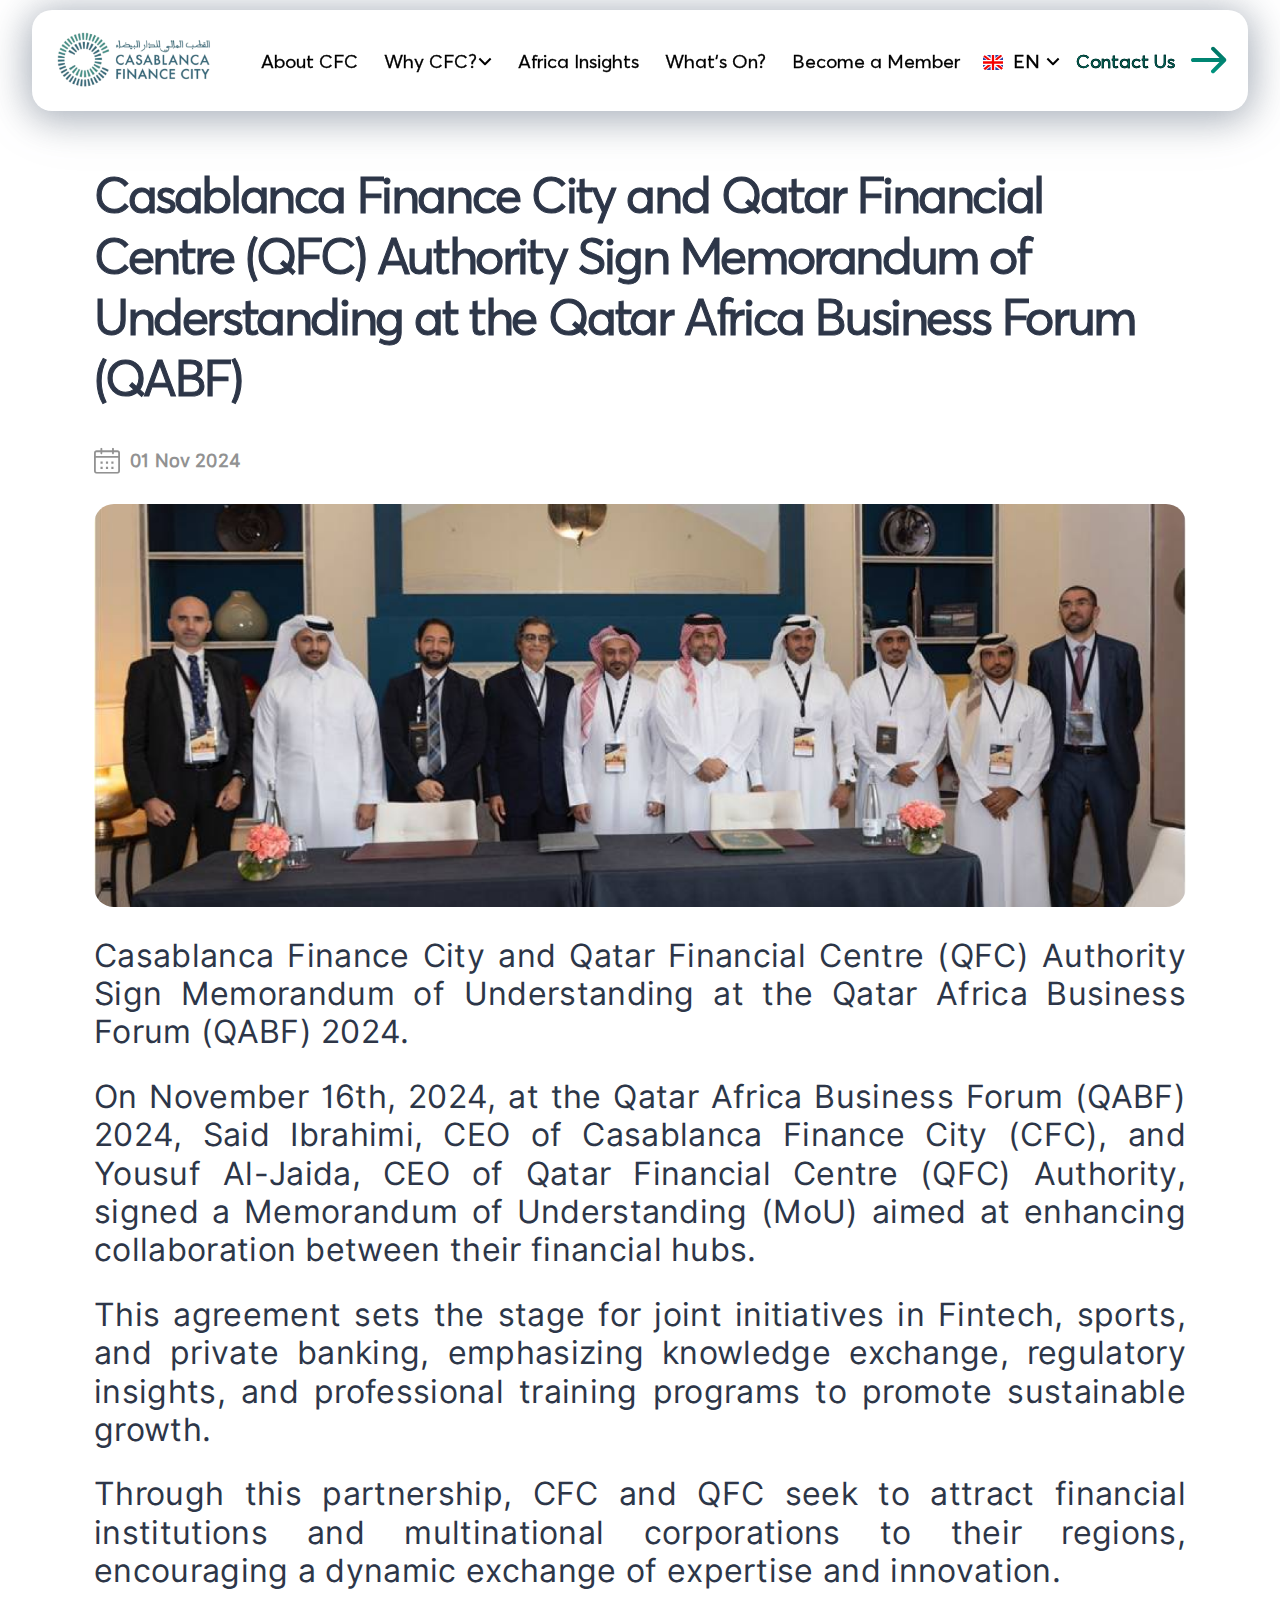
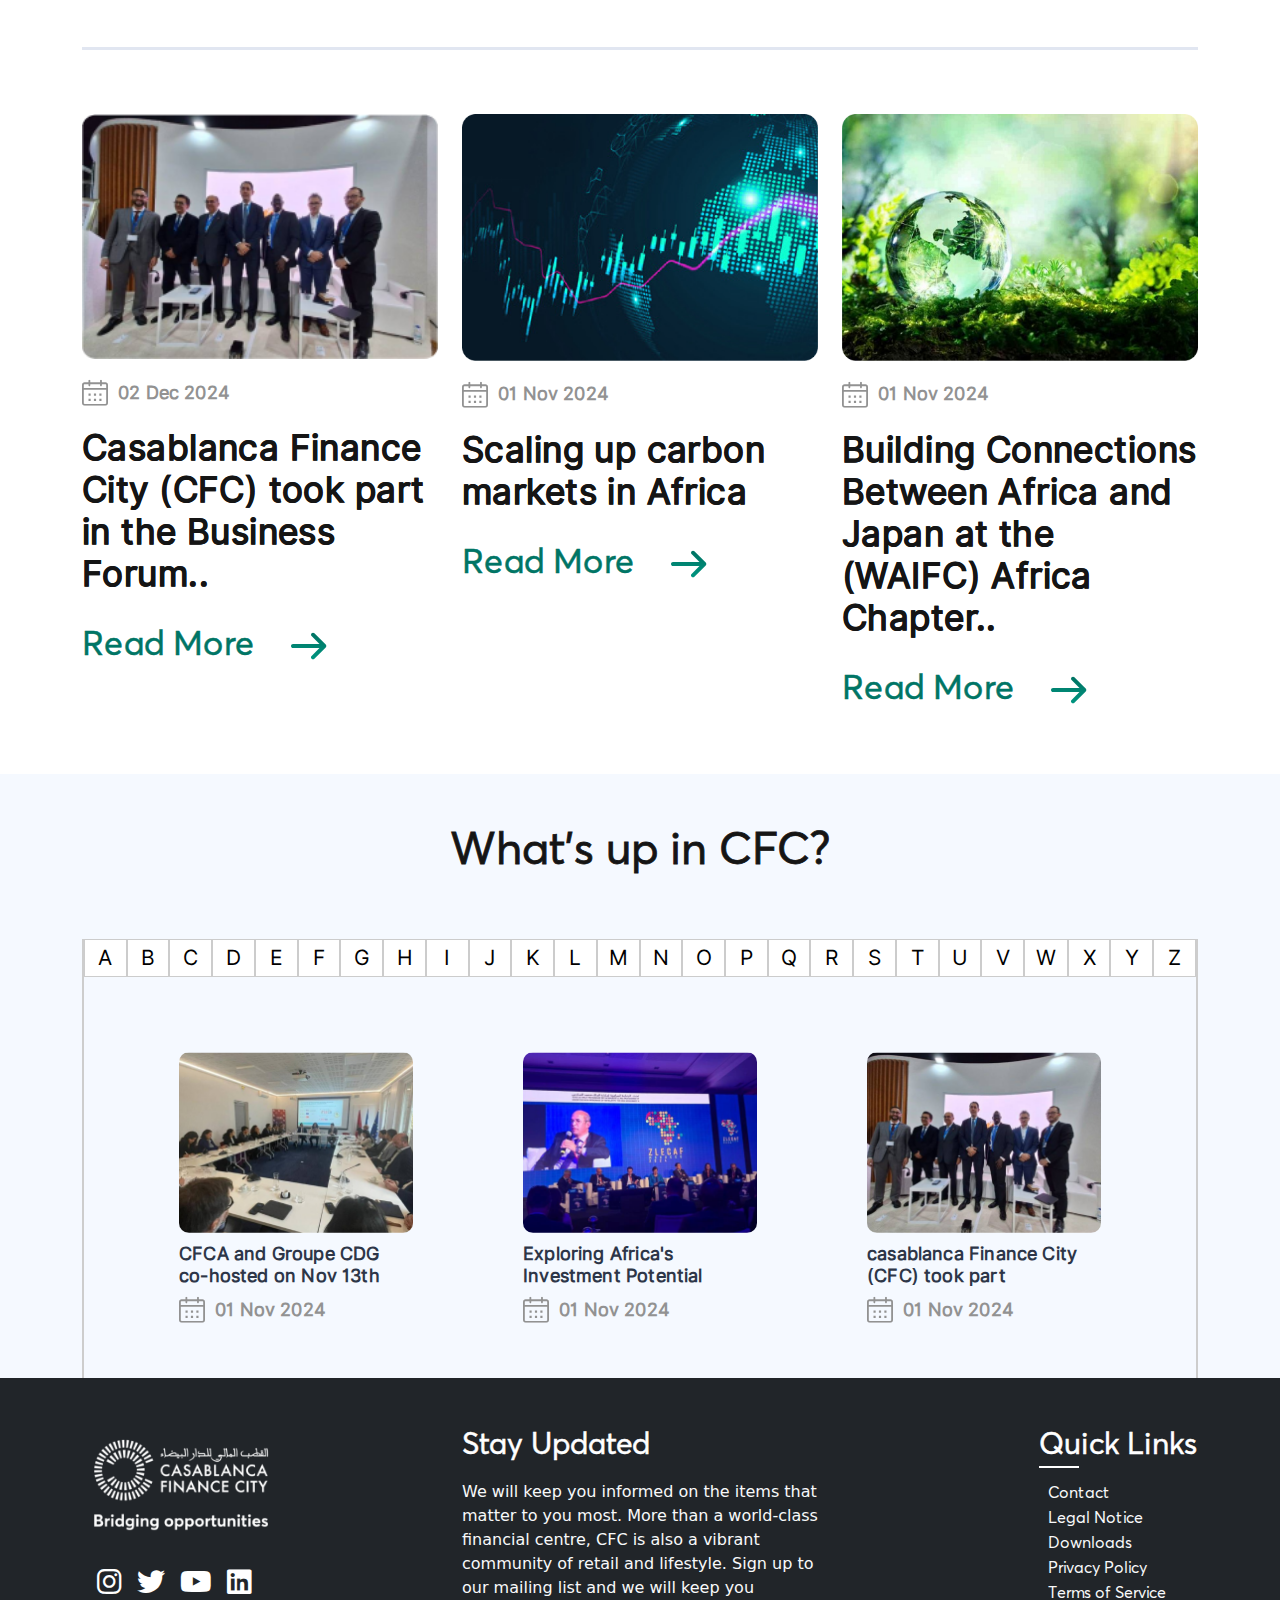
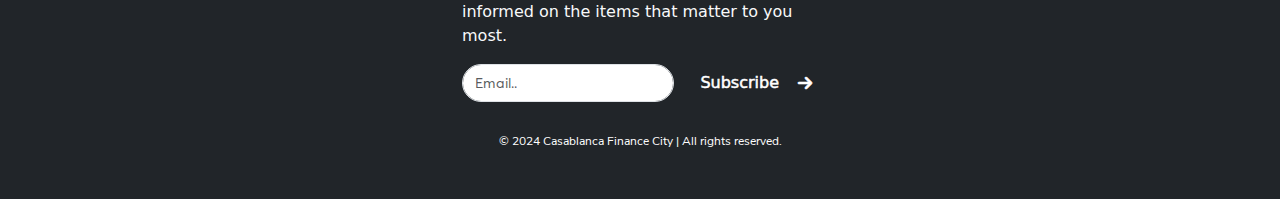
<file: detail_news.html>
<!DOCTYPE html>
<html lang="en">

<head>
  <meta charset="UTF-8" />
  <meta name="viewport" content="width=device-width, initial-scale=1.0" />
  <title>CFC</title>

  <!-- Font Awesome CSS -->
  <link rel="stylesheet" href="./assets/css/all.min.css" />

  <!-- Bootstrap CSS -->
  <link rel="stylesheet" href="./assets/css/bootstrap.min.css" />

  <!-- Owl Carousel CSS -->
  <link rel="stylesheet" href="./assets/css/owl.carousel.min.css" />
  <link rel="stylesheet" href="./assets/css/owl.theme.default.min.css" />

  <!-- AOS CSS -->
  <link rel="stylesheet" href="./assets/css/aos.css" />

  <!-- slick CSS -->
  <link rel="stylesheet" href="./assets/css/slick.css" />

  <!-- Custom CSS -->
  <link rel="stylesheet" href="./assets/css/style.css" />

  <!-- responsive CSS -->
  <link rel="stylesheet" href="./assets/css/responsive.css" />

  <!-- Responsive CSS -->
  <!-- <link rel="stylesheet" href="./assets/css/responsive.css" /> -->

</head>

<body>

  <!-- Preloader -->

  <!-- <div class="preloader"></div> -->

  <!-- Scrolle Top -->
  <!-- 
  <button class="back-to-top" type="button"></button> -->

  <!-- Start.Header -->

  <!-- Header Section -->
  <header class="bg-white shadow-sm header--menu" data-sticky-class="is-sticky">
    <nav class="navbar navbar-expand-lg navbar-light container">
      <a class="navbar-brand" href="/index.html">
        <img src="./assets/images/Logo.png" alt="CFC Logo">
      </a>
      <button class="navbar-toggler" type="button" data-bs-toggle="collapse" data-bs-target="#navbarNav"
        aria-controls="navbarNav" aria-expanded="false" aria-label="Toggle navigation">
        <span class="navbar-toggler-icon"></span>
      </button>
      <div class="collapse navbar-collapse" id="navbarNav">
        <ul class="navbar-nav ms-auto">
          <li class="nav-item">
            <a class="nav-link" href="/About.html">About CFC</a>
          </li>
          <li class="nav-item dropdown">
            <a class="nav-link dropdown-toggle" href="#" id="whyCfcDropdown" role="button" data-bs-toggle="dropdown"
              aria-expanded="false">Why CFC?</a>
            <ul class="dropdown-menu" aria-labelledby="whyCfcDropdown">
              <li><a class="dropdown-item" href="/Doing businesss.html">Doing business at best cost</a></li>
              <li><a class="dropdown-item" href="/Safe landing .html">Safe landing</a></li>
              <li><a class="dropdown-item" href="/Effortless-business-connections.html">Effortless business connections</a></li>
            </ul>
          </li>
          <li class="nav-item">
            <a class="nav-link" href="/africa_insights.html">Africa Insights</a>
          </li>
          <li class="nav-item">
            <a class="nav-link" href="/whats_on.html">What's On?</a>
          </li>
          <li class="nav-item">
            <a class="nav-link" href="/become_member.html">Become a Member</a>
          </li>
          <!-- Multi-language Selector -->

        </ul>
        <ul class="multi--select">
          <li class="nav-item dropdown">
            <!-- <a class="nav-link dropdown-toggle" href="#" id="languageDropdown" role="button" data-bs-toggle="dropdown"
              aria-expanded="false">
              <i class="fas fa-globe"></i> EN
            </a>
            <ul class="dropdown-menu" aria-labelledby="languageDropdown">
              <li><a class="dropdown-item" href="#">EN - English</a></li>
              <li><a class="dropdown-item" href="#">FR - Français</a></li>
              <li><a class="dropdown-item" href="#">AR - العربية</a></li>
            </ul> -->
            <a class="nav-link dropdown-toggle" href="#" id="languageDropdown" role="button" data-bs-toggle="dropdown"
              aria-expanded="false">
              <img src="./assets/images/en.png" alt="English Flag"
                style="width: 20px; height: 15px; margin-right: 5px;">
              EN
            </a>
            <ul class="dropdown-menu" aria-labelledby="languageDropdown">
              <li>
                <a class="dropdown-item" href="#">
                  <img src="./assets/images/fr.png" alt="French Flag"
                    style="width: 20px; height: 15px; margin-right: 5px;"> FR
                </a>
              </li>
              <li>
                <a class="dropdown-item" href="#">
                  <img src="./assets/images/ar.png" alt="Arabic Flag"
                    style="width: 20px; height: 15px; margin-right: 5px;"> AR
                </a>
              </li>
            </ul>
          </li>
          <!-- Contact Us Button -->
          <li class="nav-item">
            <a class="" href="/index.html#contact---us">
              Contact Us<svg xmlns="http://www.w3.org/2000/svg" width="48" height="48" viewBox="0 0 48 48" fill="none">
                <g clip-path="url(#clip0_4948_4128)">
                  <path
                    d="M40.7279 22.5873C41.1028 22.9623 41.3135 23.4709 41.3135 24.0013C41.3135 24.5316 41.1028 25.0402 40.7279 25.4153L29.4139 36.7293C29.2294 36.9203 29.0087 37.0727 28.7647 37.1775C28.5207 37.2823 28.2583 37.3375 27.9927 37.3398C27.7271 37.3421 27.4638 37.2915 27.218 37.1909C26.9722 37.0903 26.7489 36.9418 26.5611 36.7541C26.3733 36.5663 26.2248 36.343 26.1243 36.0972C26.0237 35.8514 25.9731 35.588 25.9754 35.3225C25.9777 35.0569 26.0329 34.7945 26.1377 34.5505C26.2425 34.3065 26.3949 34.0858 26.5859 33.9013L34.4859 26.0013H7.9999C7.46947 26.0013 6.96076 25.7906 6.58569 25.4155C6.21062 25.0404 5.9999 24.5317 5.9999 24.0013C5.9999 23.4708 6.21062 22.9621 6.58569 22.5871C6.96076 22.212 7.46947 22.0013 7.9999 22.0013H34.4859L26.5859 14.1013C26.2216 13.7241 26.02 13.2189 26.0246 12.6945C26.0291 12.1701 26.2395 11.6684 26.6103 11.2976C26.9811 10.9268 27.4827 10.7165 28.0071 10.7119C28.5315 10.7074 29.0367 10.9089 29.4139 11.2733L40.7279 22.5873Z"
                    fill="url(#paint0_linear_4948_4128)" />
                </g>
                <defs>
                  <linearGradient id="paint0_linear_4948_4128" x1="23.6567" y1="37.3398" x2="25.6881" y2="13.0491"
                    gradientUnits="userSpaceOnUse">
                    <stop stop-color="#009681" />
                    <stop offset="1" stop-color="#007565" />
                  </linearGradient>
                  <clipPath id="clip0_4948_4128">
                    <rect width="48" height="48" fill="white" transform="matrix(0 -1 -1 0 48 48)" />
                  </clipPath>
                </defs>
              </svg>
            </a>
          </li>
        </ul>
      </div>
    </nav>
  </header>


  <!-- Slider Section -->
  <!-- <section class="slider container-fluid" id="banner-title">
    <div class="slider-overlay"></div>

    <img class="slider-video" src="./assets/images/insight.png">

    <div class="slider-content">
      <h2 class="display-4 fw-bold">Africa Insights</h2>
    </div>
    <div class="icon--banner-after">
      <img class="slider-img--icon" src="./assets/images/icon--banner.png">

    </div>

    <div class="breadcrumb-container">
      <nav aria-label="breadcrumb">
        <ol class="breadcrumb">
          <li class="breadcrumb-item"><a href="#">Home</a></li>
          <li class="breadcrumb-item active" aria-current="page">Africa Insights</li>
        </ol>
      </nav>
    </div>
  </section> -->

  <section class="wisiwyg three_colmun_to_sc odd-re-bg" data-aos="fade-up" data-aos-duration="1000">

    <div class="container">

      <div class="container mt-4">
        <!-- Header Section -->

        <h2>Casablanca Finance City and Qatar Financial Centre (QFC) Authority Sign Memorandum of Understanding at the
          Qatar Africa Business Forum (QABF)</h2>
        <div class="article-date"><svg xmlns="http://www.w3.org/2000/svg" width="26" height="27" viewBox="0 0 26 27"
            fill="none">
            <g clip-path="url(#clip0_4698_14065)">
              <path
                d="M7.3749 0.71875C7.61625 0.71875 7.84771 0.814625 8.01837 0.985283C8.18902 1.15594 8.2849 1.3874 8.2849 1.62875V3.33045H18.057V1.64045C18.057 1.3991 18.1529 1.16764 18.3235 0.996983C18.4942 0.826325 18.7257 0.73045 18.967 0.73045C19.2083 0.73045 19.4398 0.826325 19.6105 0.996983C19.7811 1.16764 19.877 1.3991 19.877 1.64045V3.33045H23.4C24.0893 3.33045 24.7505 3.6042 25.238 4.09151C25.7256 4.57883 25.9997 5.23981 26 5.92915V24.12C25.9997 24.8094 25.7256 25.4704 25.238 25.9577C24.7505 26.445 24.0893 26.7188 23.4 26.7188H2.6C1.91066 26.7188 1.24954 26.445 0.761982 25.9577C0.274425 25.4704 0.000344669 24.8094 0 24.12L0 5.92915C0.000344669 5.23981 0.274425 4.57883 0.761982 4.09151C1.24954 3.6042 1.91066 3.33045 2.6 3.33045H6.4649V1.62745C6.46524 1.38633 6.56127 1.1552 6.73189 0.984823C6.90251 0.814446 7.13378 0.71875 7.3749 0.71875ZM1.82 10.7833V24.12C1.82 24.2225 1.84018 24.3239 1.87937 24.4185C1.91857 24.5132 1.97603 24.5992 2.04846 24.6716C2.12089 24.744 2.20687 24.8015 2.30151 24.8407C2.39614 24.8799 2.49757 24.9 2.6 24.9H23.4C23.5024 24.9 23.6039 24.8799 23.6985 24.8407C23.7931 24.8015 23.8791 24.744 23.9515 24.6716C24.024 24.5992 24.0814 24.5132 24.1206 24.4185C24.1598 24.3239 24.18 24.2225 24.18 24.12V10.8015L1.82 10.7833ZM8.6671 19.7234V21.8892H6.5V19.7234H8.6671ZM14.0829 19.7234V21.8892H11.9171V19.7234H14.0829ZM19.5 19.7234V21.8892H17.3329V19.7234H19.5ZM8.6671 14.5533V16.7191H6.5V14.5533H8.6671ZM14.0829 14.5533V16.7191H11.9171V14.5533H14.0829ZM19.5 14.5533V16.7191H17.3329V14.5533H19.5ZM6.4649 5.14915H2.6C2.49757 5.14915 2.39614 5.16932 2.30151 5.20852C2.20687 5.24772 2.12089 5.30518 2.04846 5.37761C1.97603 5.45004 1.91857 5.53602 1.87937 5.63066C1.84018 5.72529 1.82 5.82672 1.82 5.92915V8.96465L24.18 8.98285V5.92915C24.18 5.82672 24.1598 5.72529 24.1206 5.63066C24.0814 5.53602 24.024 5.45004 23.9515 5.37761C23.8791 5.30518 23.7931 5.24772 23.6985 5.20852C23.6039 5.16932 23.5024 5.14915 23.4 5.14915H19.877V6.35685C19.877 6.5982 19.7811 6.82966 19.6105 7.00032C19.4398 7.17098 19.2083 7.26685 18.967 7.26685C18.7257 7.26685 18.4942 7.17098 18.3235 7.00032C18.1529 6.82966 18.057 6.5982 18.057 6.35685V5.14915H8.2849V6.34515C8.2849 6.5865 8.18902 6.81796 8.01837 6.98862C7.84771 7.15928 7.61625 7.25515 7.3749 7.25515C7.13355 7.25515 6.90209 7.15928 6.73143 6.98862C6.56077 6.81796 6.4649 6.5865 6.4649 6.34515V5.14915Z"
                fill="#929292"></path>
            </g>
            <defs>
              <clipPath id="clip0_4698_14065">
                <rect width="26" height="26" fill="white" transform="translate(0 0.71875)"></rect>
              </clipPath>
            </defs>
          </svg>01 Nov 2024</div>


        <!-- Image Section -->
        <div class="img--detail">
          <img src="./assets/images/detail-img.png">
        </div>

        <!-- Content Section -->
        <div class="wrapper-description">
          <p>
            Casablanca Finance City and Qatar Financial Centre (QFC) Authority Sign Memorandum of Understanding at the
            Qatar Africa Business Forum (QABF) 2024.
          </p>
          <p>
            On November 16th, 2024, at the Qatar Africa Business Forum (QABF) 2024, Said Ibrahimi, CEO of Casablanca
            Finance City (CFC), and Yousuf Al-Jaida, CEO of Qatar Financial Centre (QFC) Authority, signed a Memorandum
            of Understanding (MoU) aimed at enhancing collaboration between their financial hubs.
          </p>
          <p>
            This agreement sets the stage for joint initiatives in Fintech, sports, and private banking, emphasizing
            knowledge exchange, regulatory insights, and professional training programs to promote sustainable growth.
          </p>
          <p>
            Through this partnership, CFC and QFC seek to attract financial institutions and multinational corporations
            to their regions, encouraging a dynamic exchange of expertise and innovation.
          </p>
        </div>
      </div>
      <!--  -->

    </div>
    </div>
  </section>
  <section class="three_block_news">
    <div class="container">
      <div class="row g-4 mt-2" id="list--news-all">
        <div class="col-md-4">
          <div class="card">
            <img src="./assets/images/image.png" class="card-img-top" alt="Image">
            <div class="card-body">
              <div class="article-date"><svg xmlns="http://www.w3.org/2000/svg" width="26" height="27"
                  viewBox="0 0 26 27" fill="none">
                  <g clip-path="url(#clip0_4698_14065)">
                    <path
                      d="M7.3749 0.71875C7.61625 0.71875 7.84771 0.814625 8.01837 0.985283C8.18902 1.15594 8.2849 1.3874 8.2849 1.62875V3.33045H18.057V1.64045C18.057 1.3991 18.1529 1.16764 18.3235 0.996983C18.4942 0.826325 18.7257 0.73045 18.967 0.73045C19.2083 0.73045 19.4398 0.826325 19.6105 0.996983C19.7811 1.16764 19.877 1.3991 19.877 1.64045V3.33045H23.4C24.0893 3.33045 24.7505 3.6042 25.238 4.09151C25.7256 4.57883 25.9997 5.23981 26 5.92915V24.12C25.9997 24.8094 25.7256 25.4704 25.238 25.9577C24.7505 26.445 24.0893 26.7188 23.4 26.7188H2.6C1.91066 26.7188 1.24954 26.445 0.761982 25.9577C0.274425 25.4704 0.000344669 24.8094 0 24.12L0 5.92915C0.000344669 5.23981 0.274425 4.57883 0.761982 4.09151C1.24954 3.6042 1.91066 3.33045 2.6 3.33045H6.4649V1.62745C6.46524 1.38633 6.56127 1.1552 6.73189 0.984823C6.90251 0.814446 7.13378 0.71875 7.3749 0.71875ZM1.82 10.7833V24.12C1.82 24.2225 1.84018 24.3239 1.87937 24.4185C1.91857 24.5132 1.97603 24.5992 2.04846 24.6716C2.12089 24.744 2.20687 24.8015 2.30151 24.8407C2.39614 24.8799 2.49757 24.9 2.6 24.9H23.4C23.5024 24.9 23.6039 24.8799 23.6985 24.8407C23.7931 24.8015 23.8791 24.744 23.9515 24.6716C24.024 24.5992 24.0814 24.5132 24.1206 24.4185C24.1598 24.3239 24.18 24.2225 24.18 24.12V10.8015L1.82 10.7833ZM8.6671 19.7234V21.8892H6.5V19.7234H8.6671ZM14.0829 19.7234V21.8892H11.9171V19.7234H14.0829ZM19.5 19.7234V21.8892H17.3329V19.7234H19.5ZM8.6671 14.5533V16.7191H6.5V14.5533H8.6671ZM14.0829 14.5533V16.7191H11.9171V14.5533H14.0829ZM19.5 14.5533V16.7191H17.3329V14.5533H19.5ZM6.4649 5.14915H2.6C2.49757 5.14915 2.39614 5.16932 2.30151 5.20852C2.20687 5.24772 2.12089 5.30518 2.04846 5.37761C1.97603 5.45004 1.91857 5.53602 1.87937 5.63066C1.84018 5.72529 1.82 5.82672 1.82 5.92915V8.96465L24.18 8.98285V5.92915C24.18 5.82672 24.1598 5.72529 24.1206 5.63066C24.0814 5.53602 24.024 5.45004 23.9515 5.37761C23.8791 5.30518 23.7931 5.24772 23.6985 5.20852C23.6039 5.16932 23.5024 5.14915 23.4 5.14915H19.877V6.35685C19.877 6.5982 19.7811 6.82966 19.6105 7.00032C19.4398 7.17098 19.2083 7.26685 18.967 7.26685C18.7257 7.26685 18.4942 7.17098 18.3235 7.00032C18.1529 6.82966 18.057 6.5982 18.057 6.35685V5.14915H8.2849V6.34515C8.2849 6.5865 8.18902 6.81796 8.01837 6.98862C7.84771 7.15928 7.61625 7.25515 7.3749 7.25515C7.13355 7.25515 6.90209 7.15928 6.73143 6.98862C6.56077 6.81796 6.4649 6.5865 6.4649 6.34515V5.14915Z"
                      fill="#929292"></path>
                  </g>
                  <defs>
                    <clipPath id="clip0_4698_14065">
                      <rect width="26" height="26" fill="white" transform="translate(0 0.71875)"></rect>
                    </clipPath>
                  </defs>
                </svg>02 Dec 2024</div>
              <h5 class="card-title">Casablanca Finance City (CFC) took part in the Business Forum..</h5>
              <div class="btn--pls">
                <a class="" href="#">
                  <span>Read more</span> <svg xmlns="http://www.w3.org/2000/svg" width="48" height="48"
                    viewBox="0 0 48 48" fill="none">
                    <g clip-path="url(#clip0_4948_4128)">
                      <path
                        d="M40.7279 22.5873C41.1028 22.9623 41.3135 23.4709 41.3135 24.0013C41.3135 24.5316 41.1028 25.0402 40.7279 25.4153L29.4139 36.7293C29.2294 36.9203 29.0087 37.0727 28.7647 37.1775C28.5207 37.2823 28.2583 37.3375 27.9927 37.3398C27.7271 37.3421 27.4638 37.2915 27.218 37.1909C26.9722 37.0903 26.7489 36.9418 26.5611 36.7541C26.3733 36.5663 26.2248 36.343 26.1243 36.0972C26.0237 35.8514 25.9731 35.588 25.9754 35.3225C25.9777 35.0569 26.0329 34.7945 26.1377 34.5505C26.2425 34.3065 26.3949 34.0858 26.5859 33.9013L34.4859 26.0013H7.9999C7.46947 26.0013 6.96076 25.7906 6.58569 25.4155C6.21062 25.0404 5.9999 24.5317 5.9999 24.0013C5.9999 23.4708 6.21062 22.9621 6.58569 22.5871C6.96076 22.212 7.46947 22.0013 7.9999 22.0013H34.4859L26.5859 14.1013C26.2216 13.7241 26.02 13.2189 26.0246 12.6945C26.0291 12.1701 26.2395 11.6684 26.6103 11.2976C26.9811 10.9268 27.4827 10.7165 28.0071 10.7119C28.5315 10.7074 29.0367 10.9089 29.4139 11.2733L40.7279 22.5873Z"
                        fill="url(#paint0_linear_4948_4128)"></path>
                    </g>
                    <defs>
                      <linearGradient id="paint0_linear_4948_4128" x1="23.6567" y1="37.3398" x2="25.6881"
                        y2="13.0491" gradientUnits="userSpaceOnUse">
                        <stop stop-color="#009681"></stop>
                        <stop offset="1" stop-color="#007565"></stop>
                      </linearGradient>
                      <clipPath id="clip0_4948_4128">
                        <rect width="48" height="48" fill="white" transform="matrix(0 -1 -1 0 48 48)">
                        </rect>
                      </clipPath>
                    </defs>
                  </svg>
                </a>
              </div>
            </div>
          </div>
        </div>
        <!-- Repeat this block for other items -->
        <div class="col-md-4">
          <div class="card">
            <img src="./assets/images/image-1.png" class="card-img-top" alt="Image">
            <div class="card-body">
              <div class="article-date"><svg xmlns="http://www.w3.org/2000/svg" width="26" height="27"
                  viewBox="0 0 26 27" fill="none">
                  <g clip-path="url(#clip0_4698_14065)">
                    <path
                      d="M7.3749 0.71875C7.61625 0.71875 7.84771 0.814625 8.01837 0.985283C8.18902 1.15594 8.2849 1.3874 8.2849 1.62875V3.33045H18.057V1.64045C18.057 1.3991 18.1529 1.16764 18.3235 0.996983C18.4942 0.826325 18.7257 0.73045 18.967 0.73045C19.2083 0.73045 19.4398 0.826325 19.6105 0.996983C19.7811 1.16764 19.877 1.3991 19.877 1.64045V3.33045H23.4C24.0893 3.33045 24.7505 3.6042 25.238 4.09151C25.7256 4.57883 25.9997 5.23981 26 5.92915V24.12C25.9997 24.8094 25.7256 25.4704 25.238 25.9577C24.7505 26.445 24.0893 26.7188 23.4 26.7188H2.6C1.91066 26.7188 1.24954 26.445 0.761982 25.9577C0.274425 25.4704 0.000344669 24.8094 0 24.12L0 5.92915C0.000344669 5.23981 0.274425 4.57883 0.761982 4.09151C1.24954 3.6042 1.91066 3.33045 2.6 3.33045H6.4649V1.62745C6.46524 1.38633 6.56127 1.1552 6.73189 0.984823C6.90251 0.814446 7.13378 0.71875 7.3749 0.71875ZM1.82 10.7833V24.12C1.82 24.2225 1.84018 24.3239 1.87937 24.4185C1.91857 24.5132 1.97603 24.5992 2.04846 24.6716C2.12089 24.744 2.20687 24.8015 2.30151 24.8407C2.39614 24.8799 2.49757 24.9 2.6 24.9H23.4C23.5024 24.9 23.6039 24.8799 23.6985 24.8407C23.7931 24.8015 23.8791 24.744 23.9515 24.6716C24.024 24.5992 24.0814 24.5132 24.1206 24.4185C24.1598 24.3239 24.18 24.2225 24.18 24.12V10.8015L1.82 10.7833ZM8.6671 19.7234V21.8892H6.5V19.7234H8.6671ZM14.0829 19.7234V21.8892H11.9171V19.7234H14.0829ZM19.5 19.7234V21.8892H17.3329V19.7234H19.5ZM8.6671 14.5533V16.7191H6.5V14.5533H8.6671ZM14.0829 14.5533V16.7191H11.9171V14.5533H14.0829ZM19.5 14.5533V16.7191H17.3329V14.5533H19.5ZM6.4649 5.14915H2.6C2.49757 5.14915 2.39614 5.16932 2.30151 5.20852C2.20687 5.24772 2.12089 5.30518 2.04846 5.37761C1.97603 5.45004 1.91857 5.53602 1.87937 5.63066C1.84018 5.72529 1.82 5.82672 1.82 5.92915V8.96465L24.18 8.98285V5.92915C24.18 5.82672 24.1598 5.72529 24.1206 5.63066C24.0814 5.53602 24.024 5.45004 23.9515 5.37761C23.8791 5.30518 23.7931 5.24772 23.6985 5.20852C23.6039 5.16932 23.5024 5.14915 23.4 5.14915H19.877V6.35685C19.877 6.5982 19.7811 6.82966 19.6105 7.00032C19.4398 7.17098 19.2083 7.26685 18.967 7.26685C18.7257 7.26685 18.4942 7.17098 18.3235 7.00032C18.1529 6.82966 18.057 6.5982 18.057 6.35685V5.14915H8.2849V6.34515C8.2849 6.5865 8.18902 6.81796 8.01837 6.98862C7.84771 7.15928 7.61625 7.25515 7.3749 7.25515C7.13355 7.25515 6.90209 7.15928 6.73143 6.98862C6.56077 6.81796 6.4649 6.5865 6.4649 6.34515V5.14915Z"
                      fill="#929292"></path>
                  </g>
                  <defs>
                    <clipPath id="clip0_4698_14065">
                      <rect width="26" height="26" fill="white" transform="translate(0 0.71875)"></rect>
                    </clipPath>
                  </defs>
                </svg>01 Nov 2024</div>
              <h5 class="card-title">Scaling up carbon markets in Africa</h5>
              <div class="btn--pls">
                <a class="" href="#">
                  <span>Read more</span> <svg xmlns="http://www.w3.org/2000/svg" width="48" height="48"
                    viewBox="0 0 48 48" fill="none">
                    <g clip-path="url(#clip0_4948_4128)">
                      <path
                        d="M40.7279 22.5873C41.1028 22.9623 41.3135 23.4709 41.3135 24.0013C41.3135 24.5316 41.1028 25.0402 40.7279 25.4153L29.4139 36.7293C29.2294 36.9203 29.0087 37.0727 28.7647 37.1775C28.5207 37.2823 28.2583 37.3375 27.9927 37.3398C27.7271 37.3421 27.4638 37.2915 27.218 37.1909C26.9722 37.0903 26.7489 36.9418 26.5611 36.7541C26.3733 36.5663 26.2248 36.343 26.1243 36.0972C26.0237 35.8514 25.9731 35.588 25.9754 35.3225C25.9777 35.0569 26.0329 34.7945 26.1377 34.5505C26.2425 34.3065 26.3949 34.0858 26.5859 33.9013L34.4859 26.0013H7.9999C7.46947 26.0013 6.96076 25.7906 6.58569 25.4155C6.21062 25.0404 5.9999 24.5317 5.9999 24.0013C5.9999 23.4708 6.21062 22.9621 6.58569 22.5871C6.96076 22.212 7.46947 22.0013 7.9999 22.0013H34.4859L26.5859 14.1013C26.2216 13.7241 26.02 13.2189 26.0246 12.6945C26.0291 12.1701 26.2395 11.6684 26.6103 11.2976C26.9811 10.9268 27.4827 10.7165 28.0071 10.7119C28.5315 10.7074 29.0367 10.9089 29.4139 11.2733L40.7279 22.5873Z"
                        fill="url(#paint0_linear_4948_4128)"></path>
                    </g>
                    <defs>
                      <linearGradient id="paint0_linear_4948_4128" x1="23.6567" y1="37.3398" x2="25.6881"
                        y2="13.0491" gradientUnits="userSpaceOnUse">
                        <stop stop-color="#009681"></stop>
                        <stop offset="1" stop-color="#007565"></stop>
                      </linearGradient>
                      <clipPath id="clip0_4948_4128">
                        <rect width="48" height="48" fill="white" transform="matrix(0 -1 -1 0 48 48)">
                        </rect>
                      </clipPath>
                    </defs>
                  </svg>
                </a>
              </div>
            </div>
          </div>
        </div>
        <div class="col-md-4">
          <div class="card">
            <img src="./assets/images/image-2.png" class="card-img-top" alt="Image">
            <div class="card-body">
              <div class="article-date"><svg xmlns="http://www.w3.org/2000/svg" width="26" height="27"
                  viewBox="0 0 26 27" fill="none">
                  <g clip-path="url(#clip0_4698_14065)">
                    <path
                      d="M7.3749 0.71875C7.61625 0.71875 7.84771 0.814625 8.01837 0.985283C8.18902 1.15594 8.2849 1.3874 8.2849 1.62875V3.33045H18.057V1.64045C18.057 1.3991 18.1529 1.16764 18.3235 0.996983C18.4942 0.826325 18.7257 0.73045 18.967 0.73045C19.2083 0.73045 19.4398 0.826325 19.6105 0.996983C19.7811 1.16764 19.877 1.3991 19.877 1.64045V3.33045H23.4C24.0893 3.33045 24.7505 3.6042 25.238 4.09151C25.7256 4.57883 25.9997 5.23981 26 5.92915V24.12C25.9997 24.8094 25.7256 25.4704 25.238 25.9577C24.7505 26.445 24.0893 26.7188 23.4 26.7188H2.6C1.91066 26.7188 1.24954 26.445 0.761982 25.9577C0.274425 25.4704 0.000344669 24.8094 0 24.12L0 5.92915C0.000344669 5.23981 0.274425 4.57883 0.761982 4.09151C1.24954 3.6042 1.91066 3.33045 2.6 3.33045H6.4649V1.62745C6.46524 1.38633 6.56127 1.1552 6.73189 0.984823C6.90251 0.814446 7.13378 0.71875 7.3749 0.71875ZM1.82 10.7833V24.12C1.82 24.2225 1.84018 24.3239 1.87937 24.4185C1.91857 24.5132 1.97603 24.5992 2.04846 24.6716C2.12089 24.744 2.20687 24.8015 2.30151 24.8407C2.39614 24.8799 2.49757 24.9 2.6 24.9H23.4C23.5024 24.9 23.6039 24.8799 23.6985 24.8407C23.7931 24.8015 23.8791 24.744 23.9515 24.6716C24.024 24.5992 24.0814 24.5132 24.1206 24.4185C24.1598 24.3239 24.18 24.2225 24.18 24.12V10.8015L1.82 10.7833ZM8.6671 19.7234V21.8892H6.5V19.7234H8.6671ZM14.0829 19.7234V21.8892H11.9171V19.7234H14.0829ZM19.5 19.7234V21.8892H17.3329V19.7234H19.5ZM8.6671 14.5533V16.7191H6.5V14.5533H8.6671ZM14.0829 14.5533V16.7191H11.9171V14.5533H14.0829ZM19.5 14.5533V16.7191H17.3329V14.5533H19.5ZM6.4649 5.14915H2.6C2.49757 5.14915 2.39614 5.16932 2.30151 5.20852C2.20687 5.24772 2.12089 5.30518 2.04846 5.37761C1.97603 5.45004 1.91857 5.53602 1.87937 5.63066C1.84018 5.72529 1.82 5.82672 1.82 5.92915V8.96465L24.18 8.98285V5.92915C24.18 5.82672 24.1598 5.72529 24.1206 5.63066C24.0814 5.53602 24.024 5.45004 23.9515 5.37761C23.8791 5.30518 23.7931 5.24772 23.6985 5.20852C23.6039 5.16932 23.5024 5.14915 23.4 5.14915H19.877V6.35685C19.877 6.5982 19.7811 6.82966 19.6105 7.00032C19.4398 7.17098 19.2083 7.26685 18.967 7.26685C18.7257 7.26685 18.4942 7.17098 18.3235 7.00032C18.1529 6.82966 18.057 6.5982 18.057 6.35685V5.14915H8.2849V6.34515C8.2849 6.5865 8.18902 6.81796 8.01837 6.98862C7.84771 7.15928 7.61625 7.25515 7.3749 7.25515C7.13355 7.25515 6.90209 7.15928 6.73143 6.98862C6.56077 6.81796 6.4649 6.5865 6.4649 6.34515V5.14915Z"
                      fill="#929292"></path>
                  </g>
                  <defs>
                    <clipPath id="clip0_4698_14065">
                      <rect width="26" height="26" fill="white" transform="translate(0 0.71875)"></rect>
                    </clipPath>
                  </defs>
                </svg>01 Nov 2024</div>
              <h5 class="card-title">Building Connections Between Africa and Japan at the (WAIFC) Africa Chapter..</h5>
              <div class="btn--pls">
                <a class="" href="#">
                  <span>Read more</span> <svg xmlns="http://www.w3.org/2000/svg" width="48" height="48"
                    viewBox="0 0 48 48" fill="none">
                    <g clip-path="url(#clip0_4948_4128)">
                      <path
                        d="M40.7279 22.5873C41.1028 22.9623 41.3135 23.4709 41.3135 24.0013C41.3135 24.5316 41.1028 25.0402 40.7279 25.4153L29.4139 36.7293C29.2294 36.9203 29.0087 37.0727 28.7647 37.1775C28.5207 37.2823 28.2583 37.3375 27.9927 37.3398C27.7271 37.3421 27.4638 37.2915 27.218 37.1909C26.9722 37.0903 26.7489 36.9418 26.5611 36.7541C26.3733 36.5663 26.2248 36.343 26.1243 36.0972C26.0237 35.8514 25.9731 35.588 25.9754 35.3225C25.9777 35.0569 26.0329 34.7945 26.1377 34.5505C26.2425 34.3065 26.3949 34.0858 26.5859 33.9013L34.4859 26.0013H7.9999C7.46947 26.0013 6.96076 25.7906 6.58569 25.4155C6.21062 25.0404 5.9999 24.5317 5.9999 24.0013C5.9999 23.4708 6.21062 22.9621 6.58569 22.5871C6.96076 22.212 7.46947 22.0013 7.9999 22.0013H34.4859L26.5859 14.1013C26.2216 13.7241 26.02 13.2189 26.0246 12.6945C26.0291 12.1701 26.2395 11.6684 26.6103 11.2976C26.9811 10.9268 27.4827 10.7165 28.0071 10.7119C28.5315 10.7074 29.0367 10.9089 29.4139 11.2733L40.7279 22.5873Z"
                        fill="url(#paint0_linear_4948_4128)"></path>
                    </g>
                    <defs>
                      <linearGradient id="paint0_linear_4948_4128" x1="23.6567" y1="37.3398" x2="25.6881"
                        y2="13.0491" gradientUnits="userSpaceOnUse">
                        <stop stop-color="#009681"></stop>
                        <stop offset="1" stop-color="#007565"></stop>
                      </linearGradient>
                      <clipPath id="clip0_4948_4128">
                        <rect width="48" height="48" fill="white" transform="matrix(0 -1 -1 0 48 48)">
                        </rect>
                      </clipPath>
                    </defs>
                  </svg>
                </a>
              </div>
            </div>
          </div>
        </div>

  
      </div>
    </div>
  </section>

  <section class="section---filter-block">
    <div class="container">
      <div class="title-primary-sc mb-3">
        <h2>What’s up in CFC?</h2>
      </div>
      <div class="card---filter">
        <div class="filter" id="filter">
          <!-- Alphabet buttons will be dynamically generated here -->
        </div>

        <div class="articles" id="articles">
          <div class="article" data-title="CFCA and Groupe CDG co-hosted on Nov 13th">
            <div class="articles-img">
              <img src="./assets/images/image (2).png" alt="CFCA and Groupe CDG co-hosted on Nov 13th">
            </div>
            <div class="article-title">CFCA and Groupe CDG co-hosted on Nov 13th</div>
            <div class="article-date"><svg xmlns="http://www.w3.org/2000/svg" width="26" height="27" viewBox="0 0 26 27"
                fill="none">
                <g clip-path="url(#clip0_4698_14065)">
                  <path
                    d="M7.3749 0.71875C7.61625 0.71875 7.84771 0.814625 8.01837 0.985283C8.18902 1.15594 8.2849 1.3874 8.2849 1.62875V3.33045H18.057V1.64045C18.057 1.3991 18.1529 1.16764 18.3235 0.996983C18.4942 0.826325 18.7257 0.73045 18.967 0.73045C19.2083 0.73045 19.4398 0.826325 19.6105 0.996983C19.7811 1.16764 19.877 1.3991 19.877 1.64045V3.33045H23.4C24.0893 3.33045 24.7505 3.6042 25.238 4.09151C25.7256 4.57883 25.9997 5.23981 26 5.92915V24.12C25.9997 24.8094 25.7256 25.4704 25.238 25.9577C24.7505 26.445 24.0893 26.7188 23.4 26.7188H2.6C1.91066 26.7188 1.24954 26.445 0.761982 25.9577C0.274425 25.4704 0.000344669 24.8094 0 24.12L0 5.92915C0.000344669 5.23981 0.274425 4.57883 0.761982 4.09151C1.24954 3.6042 1.91066 3.33045 2.6 3.33045H6.4649V1.62745C6.46524 1.38633 6.56127 1.1552 6.73189 0.984823C6.90251 0.814446 7.13378 0.71875 7.3749 0.71875ZM1.82 10.7833V24.12C1.82 24.2225 1.84018 24.3239 1.87937 24.4185C1.91857 24.5132 1.97603 24.5992 2.04846 24.6716C2.12089 24.744 2.20687 24.8015 2.30151 24.8407C2.39614 24.8799 2.49757 24.9 2.6 24.9H23.4C23.5024 24.9 23.6039 24.8799 23.6985 24.8407C23.7931 24.8015 23.8791 24.744 23.9515 24.6716C24.024 24.5992 24.0814 24.5132 24.1206 24.4185C24.1598 24.3239 24.18 24.2225 24.18 24.12V10.8015L1.82 10.7833ZM8.6671 19.7234V21.8892H6.5V19.7234H8.6671ZM14.0829 19.7234V21.8892H11.9171V19.7234H14.0829ZM19.5 19.7234V21.8892H17.3329V19.7234H19.5ZM8.6671 14.5533V16.7191H6.5V14.5533H8.6671ZM14.0829 14.5533V16.7191H11.9171V14.5533H14.0829ZM19.5 14.5533V16.7191H17.3329V14.5533H19.5ZM6.4649 5.14915H2.6C2.49757 5.14915 2.39614 5.16932 2.30151 5.20852C2.20687 5.24772 2.12089 5.30518 2.04846 5.37761C1.97603 5.45004 1.91857 5.53602 1.87937 5.63066C1.84018 5.72529 1.82 5.82672 1.82 5.92915V8.96465L24.18 8.98285V5.92915C24.18 5.82672 24.1598 5.72529 24.1206 5.63066C24.0814 5.53602 24.024 5.45004 23.9515 5.37761C23.8791 5.30518 23.7931 5.24772 23.6985 5.20852C23.6039 5.16932 23.5024 5.14915 23.4 5.14915H19.877V6.35685C19.877 6.5982 19.7811 6.82966 19.6105 7.00032C19.4398 7.17098 19.2083 7.26685 18.967 7.26685C18.7257 7.26685 18.4942 7.17098 18.3235 7.00032C18.1529 6.82966 18.057 6.5982 18.057 6.35685V5.14915H8.2849V6.34515C8.2849 6.5865 8.18902 6.81796 8.01837 6.98862C7.84771 7.15928 7.61625 7.25515 7.3749 7.25515C7.13355 7.25515 6.90209 7.15928 6.73143 6.98862C6.56077 6.81796 6.4649 6.5865 6.4649 6.34515V5.14915Z"
                    fill="#929292" />
                </g>
                <defs>
                  <clipPath id="clip0_4698_14065">
                    <rect width="26" height="26" fill="white" transform="translate(0 0.71875)" />
                  </clipPath>
                </defs>
              </svg>01 Nov 2024</div>
          </div>
          <div class="article" data-title="Exploring Africa's Investment Potential">
            <div class="articles-img">
              <img src="./assets/images/image (1).png" alt="Exploring Africa's Investment Potential">
            </div>
            <div class="article-title">Exploring Africa's Investment Potential</div>
            <div class="article-date"><svg xmlns="http://www.w3.org/2000/svg" width="26" height="27" viewBox="0 0 26 27"
                fill="none">
                <g clip-path="url(#clip0_4698_14065)">
                  <path
                    d="M7.3749 0.71875C7.61625 0.71875 7.84771 0.814625 8.01837 0.985283C8.18902 1.15594 8.2849 1.3874 8.2849 1.62875V3.33045H18.057V1.64045C18.057 1.3991 18.1529 1.16764 18.3235 0.996983C18.4942 0.826325 18.7257 0.73045 18.967 0.73045C19.2083 0.73045 19.4398 0.826325 19.6105 0.996983C19.7811 1.16764 19.877 1.3991 19.877 1.64045V3.33045H23.4C24.0893 3.33045 24.7505 3.6042 25.238 4.09151C25.7256 4.57883 25.9997 5.23981 26 5.92915V24.12C25.9997 24.8094 25.7256 25.4704 25.238 25.9577C24.7505 26.445 24.0893 26.7188 23.4 26.7188H2.6C1.91066 26.7188 1.24954 26.445 0.761982 25.9577C0.274425 25.4704 0.000344669 24.8094 0 24.12L0 5.92915C0.000344669 5.23981 0.274425 4.57883 0.761982 4.09151C1.24954 3.6042 1.91066 3.33045 2.6 3.33045H6.4649V1.62745C6.46524 1.38633 6.56127 1.1552 6.73189 0.984823C6.90251 0.814446 7.13378 0.71875 7.3749 0.71875ZM1.82 10.7833V24.12C1.82 24.2225 1.84018 24.3239 1.87937 24.4185C1.91857 24.5132 1.97603 24.5992 2.04846 24.6716C2.12089 24.744 2.20687 24.8015 2.30151 24.8407C2.39614 24.8799 2.49757 24.9 2.6 24.9H23.4C23.5024 24.9 23.6039 24.8799 23.6985 24.8407C23.7931 24.8015 23.8791 24.744 23.9515 24.6716C24.024 24.5992 24.0814 24.5132 24.1206 24.4185C24.1598 24.3239 24.18 24.2225 24.18 24.12V10.8015L1.82 10.7833ZM8.6671 19.7234V21.8892H6.5V19.7234H8.6671ZM14.0829 19.7234V21.8892H11.9171V19.7234H14.0829ZM19.5 19.7234V21.8892H17.3329V19.7234H19.5ZM8.6671 14.5533V16.7191H6.5V14.5533H8.6671ZM14.0829 14.5533V16.7191H11.9171V14.5533H14.0829ZM19.5 14.5533V16.7191H17.3329V14.5533H19.5ZM6.4649 5.14915H2.6C2.49757 5.14915 2.39614 5.16932 2.30151 5.20852C2.20687 5.24772 2.12089 5.30518 2.04846 5.37761C1.97603 5.45004 1.91857 5.53602 1.87937 5.63066C1.84018 5.72529 1.82 5.82672 1.82 5.92915V8.96465L24.18 8.98285V5.92915C24.18 5.82672 24.1598 5.72529 24.1206 5.63066C24.0814 5.53602 24.024 5.45004 23.9515 5.37761C23.8791 5.30518 23.7931 5.24772 23.6985 5.20852C23.6039 5.16932 23.5024 5.14915 23.4 5.14915H19.877V6.35685C19.877 6.5982 19.7811 6.82966 19.6105 7.00032C19.4398 7.17098 19.2083 7.26685 18.967 7.26685C18.7257 7.26685 18.4942 7.17098 18.3235 7.00032C18.1529 6.82966 18.057 6.5982 18.057 6.35685V5.14915H8.2849V6.34515C8.2849 6.5865 8.18902 6.81796 8.01837 6.98862C7.84771 7.15928 7.61625 7.25515 7.3749 7.25515C7.13355 7.25515 6.90209 7.15928 6.73143 6.98862C6.56077 6.81796 6.4649 6.5865 6.4649 6.34515V5.14915Z"
                    fill="#929292" />
                </g>
                <defs>
                  <clipPath id="clip0_4698_14065">
                    <rect width="26" height="26" fill="white" transform="translate(0 0.71875)" />
                  </clipPath>
                </defs>
              </svg>01 Nov 2024</div>
          </div>
          <div class="article" data-title="Casablanca Finance City (CFC) took part">
            <div class="articles-img">
              <img src="./assets/images/image.png" alt="Casablanca Finance City (CFC) took part">
            </div>
            <div class="article-title">casablanca Finance City (CFC) took part</div>
            <div class="article-date"><svg xmlns="http://www.w3.org/2000/svg" width="26" height="27" viewBox="0 0 26 27"
                fill="none">
                <g clip-path="url(#clip0_4698_14065)">
                  <path
                    d="M7.3749 0.71875C7.61625 0.71875 7.84771 0.814625 8.01837 0.985283C8.18902 1.15594 8.2849 1.3874 8.2849 1.62875V3.33045H18.057V1.64045C18.057 1.3991 18.1529 1.16764 18.3235 0.996983C18.4942 0.826325 18.7257 0.73045 18.967 0.73045C19.2083 0.73045 19.4398 0.826325 19.6105 0.996983C19.7811 1.16764 19.877 1.3991 19.877 1.64045V3.33045H23.4C24.0893 3.33045 24.7505 3.6042 25.238 4.09151C25.7256 4.57883 25.9997 5.23981 26 5.92915V24.12C25.9997 24.8094 25.7256 25.4704 25.238 25.9577C24.7505 26.445 24.0893 26.7188 23.4 26.7188H2.6C1.91066 26.7188 1.24954 26.445 0.761982 25.9577C0.274425 25.4704 0.000344669 24.8094 0 24.12L0 5.92915C0.000344669 5.23981 0.274425 4.57883 0.761982 4.09151C1.24954 3.6042 1.91066 3.33045 2.6 3.33045H6.4649V1.62745C6.46524 1.38633 6.56127 1.1552 6.73189 0.984823C6.90251 0.814446 7.13378 0.71875 7.3749 0.71875ZM1.82 10.7833V24.12C1.82 24.2225 1.84018 24.3239 1.87937 24.4185C1.91857 24.5132 1.97603 24.5992 2.04846 24.6716C2.12089 24.744 2.20687 24.8015 2.30151 24.8407C2.39614 24.8799 2.49757 24.9 2.6 24.9H23.4C23.5024 24.9 23.6039 24.8799 23.6985 24.8407C23.7931 24.8015 23.8791 24.744 23.9515 24.6716C24.024 24.5992 24.0814 24.5132 24.1206 24.4185C24.1598 24.3239 24.18 24.2225 24.18 24.12V10.8015L1.82 10.7833ZM8.6671 19.7234V21.8892H6.5V19.7234H8.6671ZM14.0829 19.7234V21.8892H11.9171V19.7234H14.0829ZM19.5 19.7234V21.8892H17.3329V19.7234H19.5ZM8.6671 14.5533V16.7191H6.5V14.5533H8.6671ZM14.0829 14.5533V16.7191H11.9171V14.5533H14.0829ZM19.5 14.5533V16.7191H17.3329V14.5533H19.5ZM6.4649 5.14915H2.6C2.49757 5.14915 2.39614 5.16932 2.30151 5.20852C2.20687 5.24772 2.12089 5.30518 2.04846 5.37761C1.97603 5.45004 1.91857 5.53602 1.87937 5.63066C1.84018 5.72529 1.82 5.82672 1.82 5.92915V8.96465L24.18 8.98285V5.92915C24.18 5.82672 24.1598 5.72529 24.1206 5.63066C24.0814 5.53602 24.024 5.45004 23.9515 5.37761C23.8791 5.30518 23.7931 5.24772 23.6985 5.20852C23.6039 5.16932 23.5024 5.14915 23.4 5.14915H19.877V6.35685C19.877 6.5982 19.7811 6.82966 19.6105 7.00032C19.4398 7.17098 19.2083 7.26685 18.967 7.26685C18.7257 7.26685 18.4942 7.17098 18.3235 7.00032C18.1529 6.82966 18.057 6.5982 18.057 6.35685V5.14915H8.2849V6.34515C8.2849 6.5865 8.18902 6.81796 8.01837 6.98862C7.84771 7.15928 7.61625 7.25515 7.3749 7.25515C7.13355 7.25515 6.90209 7.15928 6.73143 6.98862C6.56077 6.81796 6.4649 6.5865 6.4649 6.34515V5.14915Z"
                    fill="#929292" />
                </g>
                <defs>
                  <clipPath id="clip0_4698_14065">
                    <rect width="26" height="26" fill="white" transform="translate(0 0.71875)" />
                  </clipPath>
                </defs>
              </svg>01 Nov 2024</div>
          </div>
        </div>
      </div>

    </div>
  </section>

  <!-- Section Footer-->

  <footer class="bg-dark text-light py-5">
    <div class="container">
      <div class="row">
        <!-- Copyright -->
        <div class="text-center mb-4">
          <p class="mb-0">&copy; 2024 Casablanca Finance City | All rights reserved.</p>
        </div>
        <!-- Logo and Social Links -->
        <div class="col-md-4 ">
          <img src="./assets/images/Logo_footer.png" alt="Casablanca Finance City" class="mb-3" width="200">

          <div class="social-icons">
            <a href="https://instagram.com" target="_blank">
              <i class="fab fa-instagram"></i>
            </a>
            <a href="https://twitter.com" target="_blank">
              <i class="fab fa-twitter"></i>
            </a>
            <a href="https://youtube.com" target="_blank">
              <i class="fab fa-youtube"></i>
            </a>
            <a href="https://linkedin.com" target="_blank">
              <i class="fab fa-linkedin"></i>
            </a>
          </div>


        </div>

        <!-- Stay Updated -->
        <div class="col-md-4">
          <h5>Stay Updated</h5>
          <p>
            We will keep you informed on the items that matter to you most.
            More than a world-class financial centre, CFC is also a vibrant community of retail and lifestyle.
            Sign up to our mailing list and we will keep you informed on the items that matter to you most.
          </p>
          <form class="d-flex mt-3">
            <input type="email" class="form-control rounded-pill" placeholder="Email.." required="">
            <button type="submit" class="form--news">Subscribe <i class="fas fa-arrow-right ms-2"></i></button>
          </form>
        </div>

        <!-- Quick Links -->
        <div class="col-md-4">
          <h5>Quick Links</h5>
          <ul class="list-unstyled">
            <li><a href="#" class="text-light text-decoration-none">Contact</a></li>
            <li><a href="#" class="text-light text-decoration-none">Legal Notice</a></li>
            <li><a href="#" class="text-light text-decoration-none">Downloads</a></li>
            <li><a href="#" class="text-light text-decoration-none">Privacy Policy</a></li>
            <li><a href="#" class="text-light text-decoration-none">Terms of Service</a></li>
          </ul>
        </div>
      </div>


    </div>
  </footer>



  <!-- jQuery (necessary for Bootstrap's JavaScript plugins) -->
  <script src="./assets/js/jquery-3.7.1.min.js"></script>


  <!-- Bootstrap JS -->
  <script src="./assets/js/bootstrap.bundle.min.js"></script>

  <!-- Owl Carousel JS -->
  <script src="./assets/js/owl.carousel.min.js"></script>

  <script src="./assets/js/slick.min.js"></script>

  <!-- AOS JS -->
  <script src="./assets/js/aos.js"></script>
  <!-- <script src="./assets/js/highmaps.js"></script>
  <script src="./assets/js/jquery.mapRegion.js"></script> -->

  <!-- Your custom JS scripts -->
  <script src="./assets/js/scripts.js"></script>

  <!--  -->

</body>

</html>
</file>
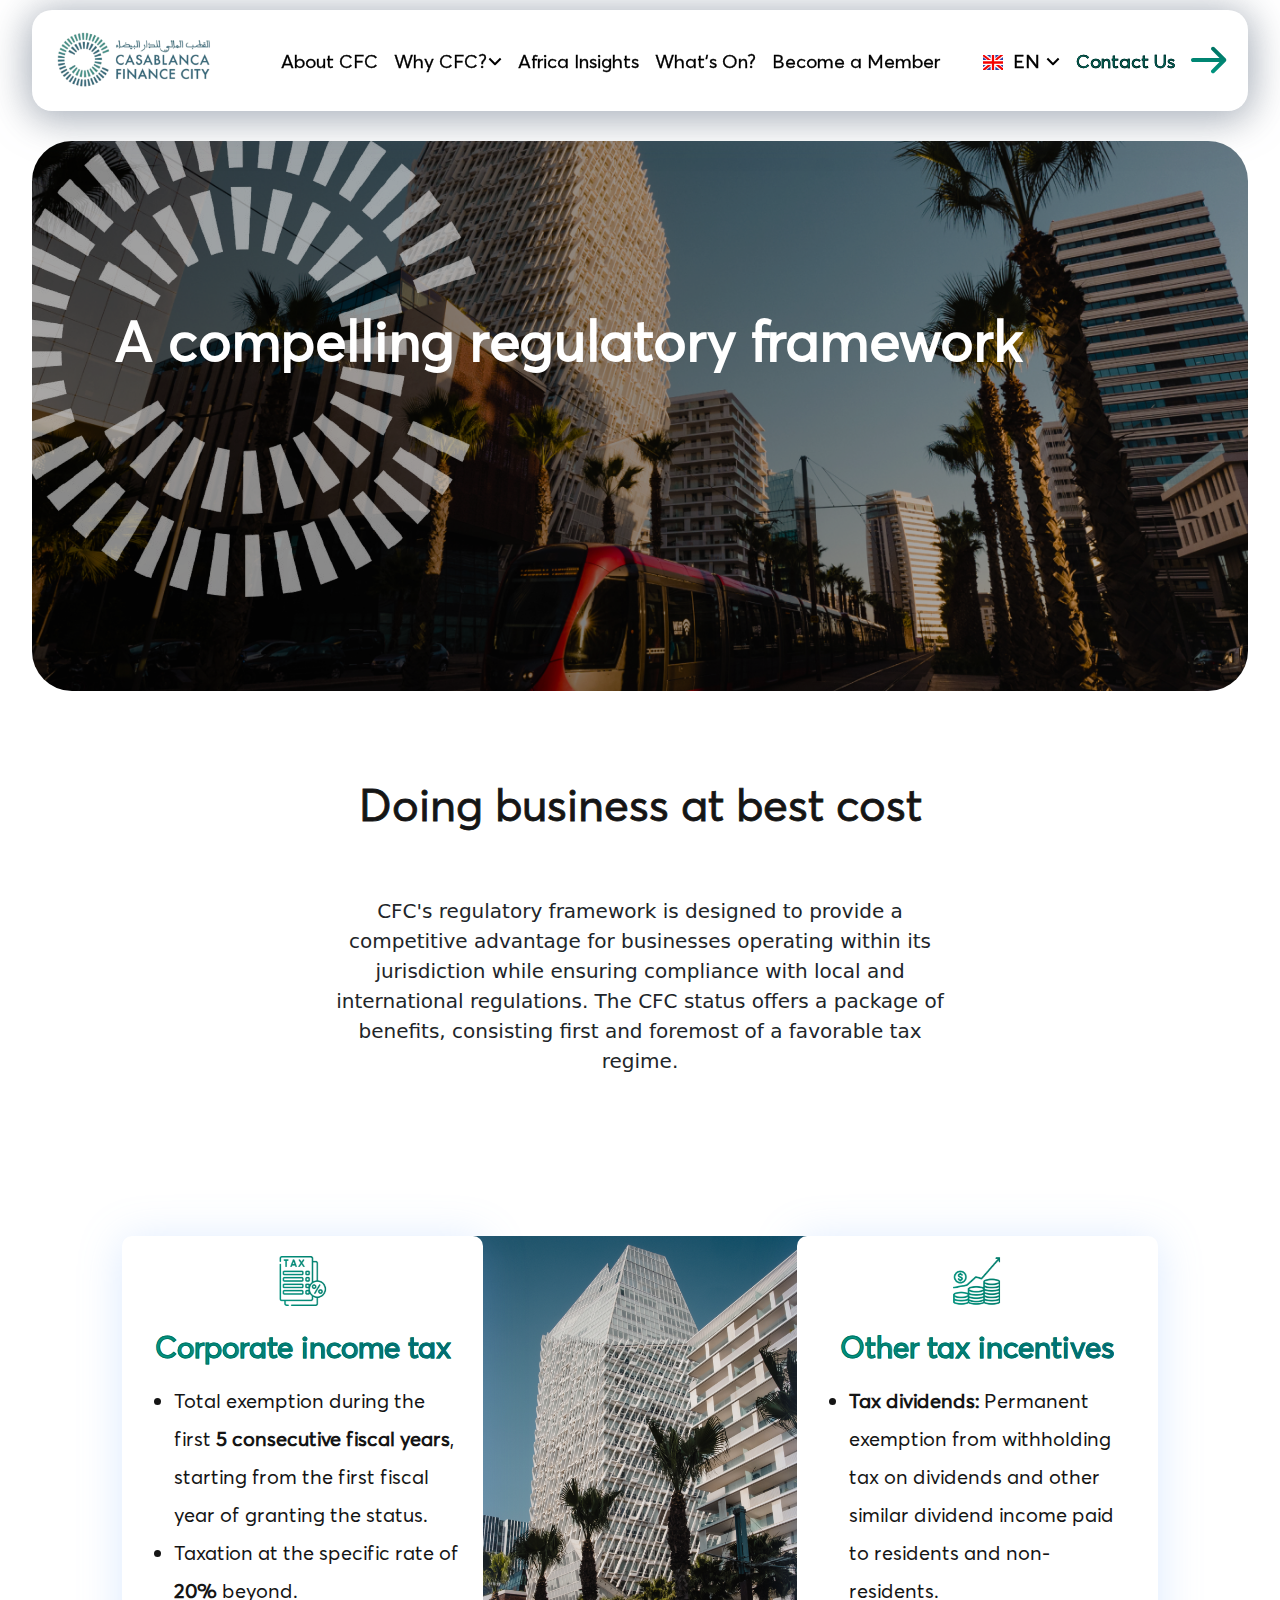
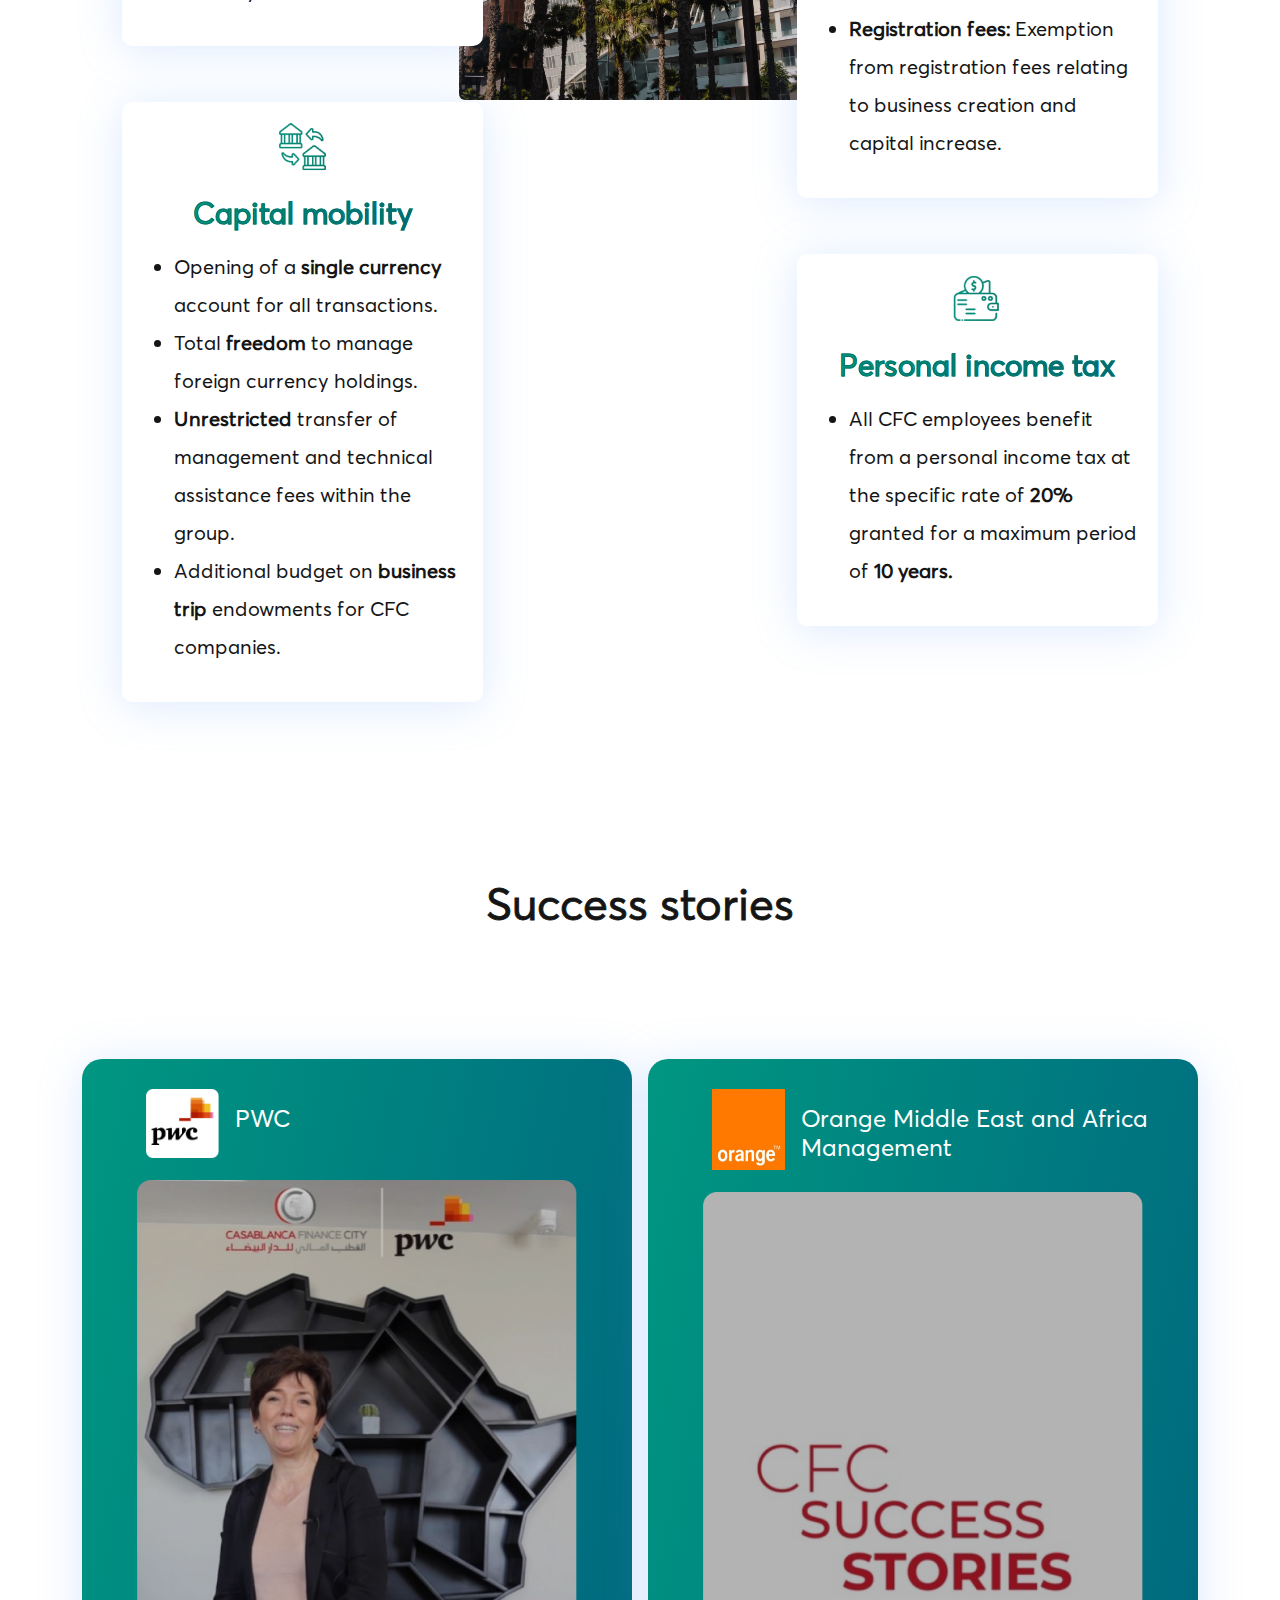
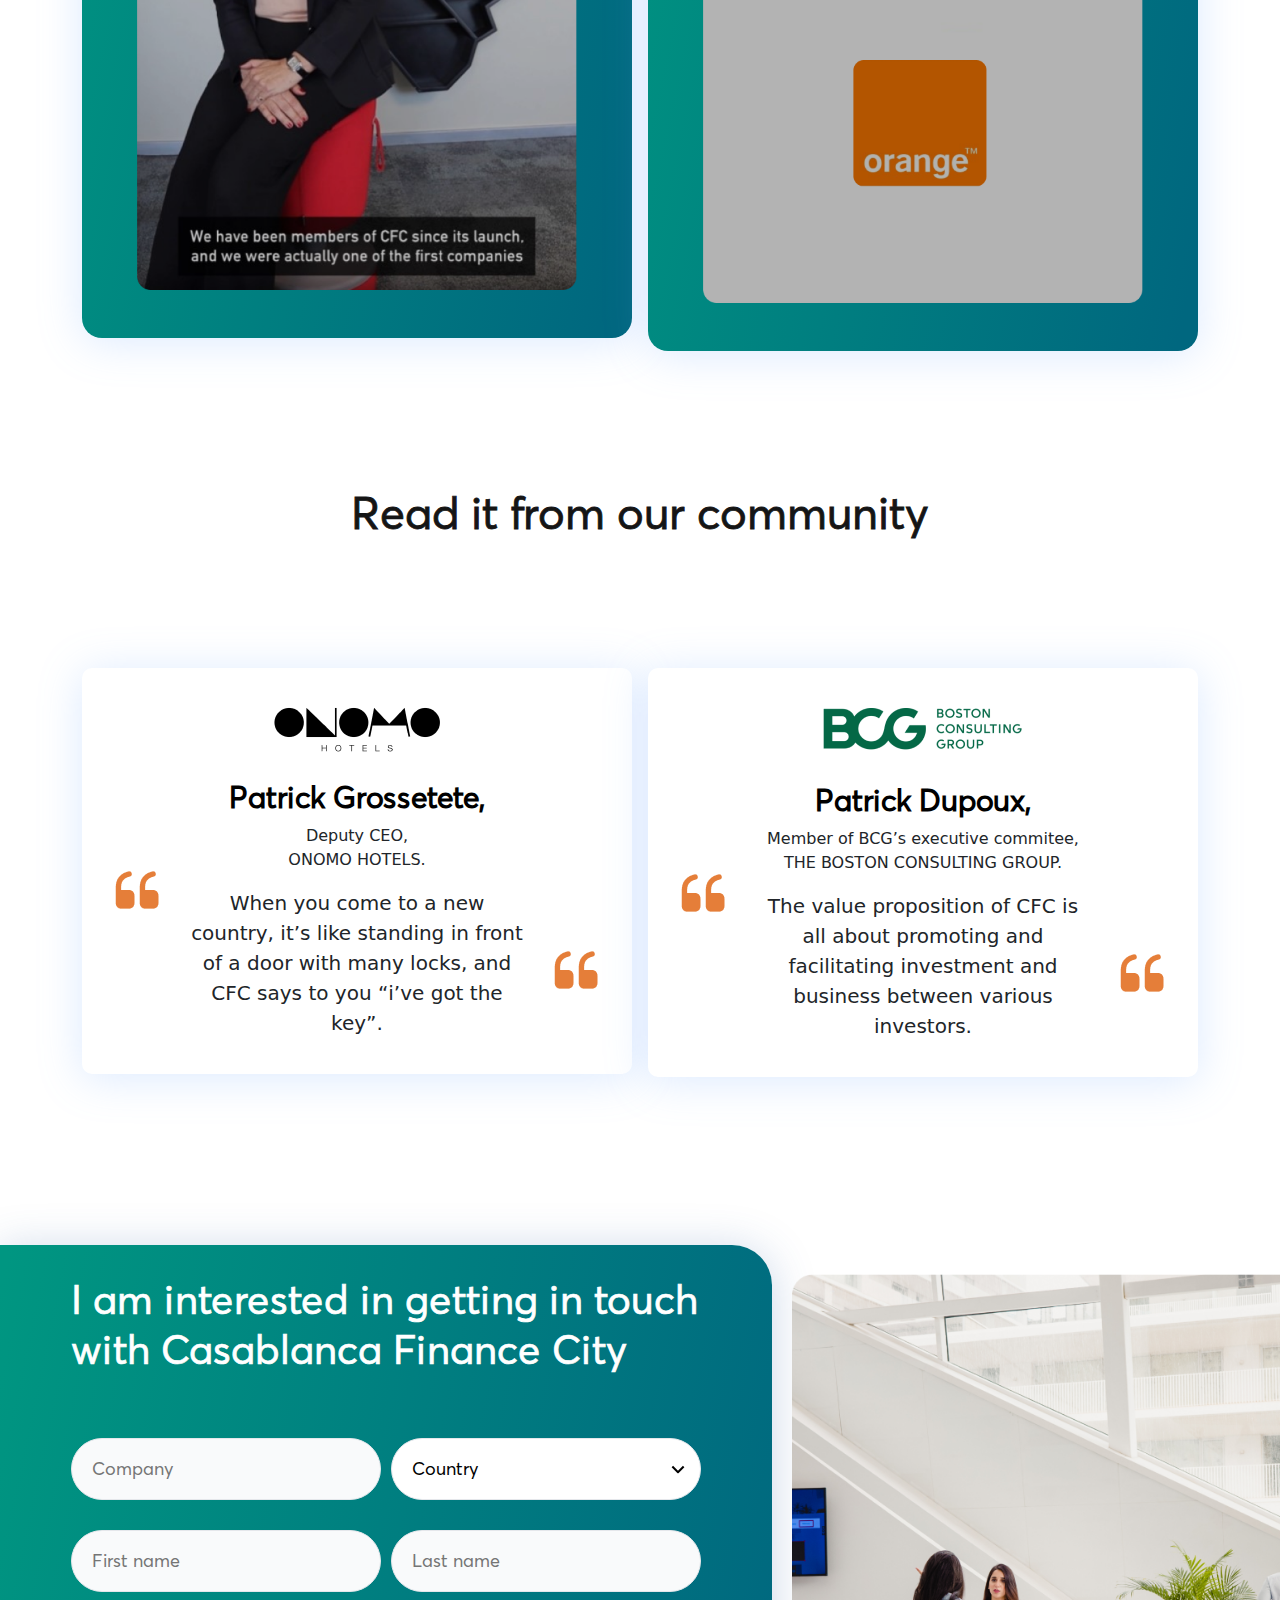
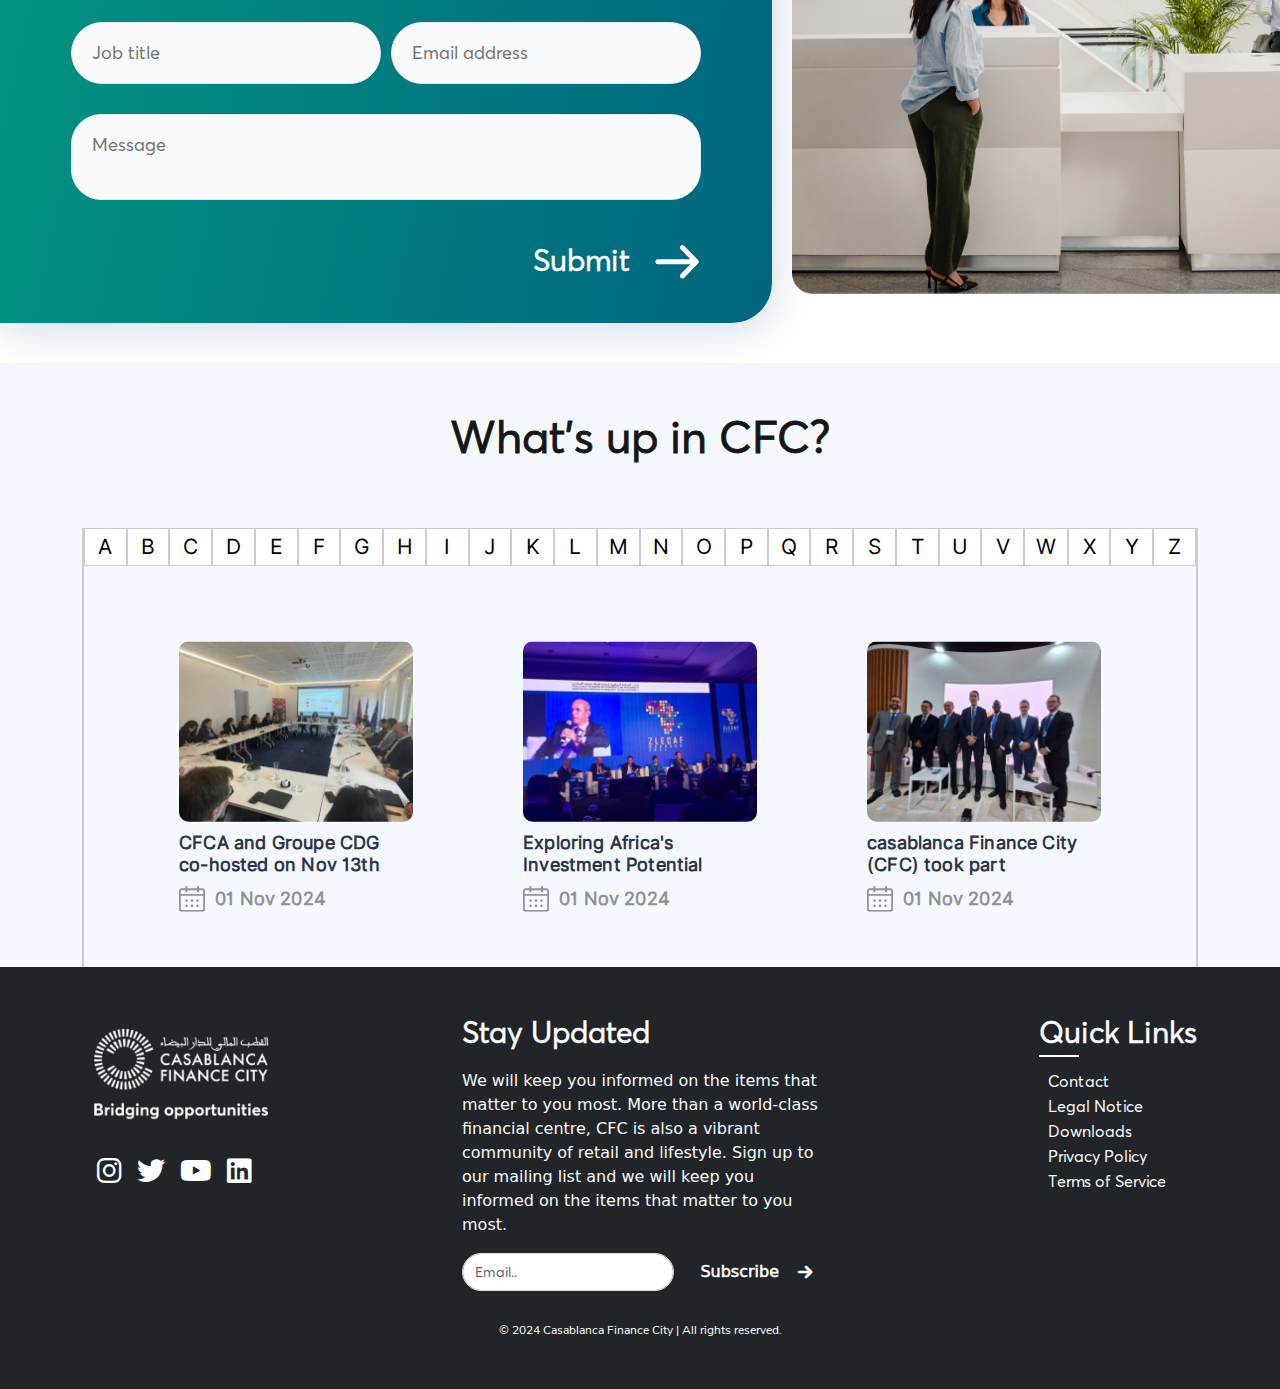
<file: Doing businesss.html>
<!DOCTYPE html>
<html lang="en">

<head>
  <meta charset="UTF-8" />
  <meta name="viewport" content="width=device-width, initial-scale=1.0" />
  <title>MAROC</title>

  <!-- Font Awesome CSS -->
  <link rel="stylesheet" href="./assets/css/all.min.css" />
  <!-- Font Awesome CSS -->
  <link rel="stylesheet" href="./assets/css/ayoub.css" />
  <!-- Bootstrap CSS -->
  <link rel="stylesheet" href="./assets/css/bootstrap.min.css" />

  <!-- Owl Carousel CSS -->
  <link rel="stylesheet" href="./assets/css/owl.carousel.min.css" />
  <link rel="stylesheet" href="./assets/css/owl.theme.default.min.css" />

  <!-- AOS CSS -->
  <link rel="stylesheet" href="./assets/css/aos.css" />

  <!-- slick CSS -->
  <link rel="stylesheet" href="./assets/css/slick.css" />

  <!-- Custom CSS -->
  <link rel="stylesheet" href="./assets/css/style.css" />

  <!-- responsive CSS -->
  <link rel="stylesheet" href="./assets/css/responsive.css" />

  <!-- Responsive CSS -->
  <!-- <link rel="stylesheet" href="./assets/css/responsive.css" /> -->

</head>

<body>

  <!-- Preloader -->

  <!-- <div class="preloader"></div> -->

  <!-- Scrolle Top -->
  <!-- 
  <button class="back-to-top" type="button"></button> -->

  <!-- Start.Header -->

  <!-- Header Section -->
  <header class="bg-white shadow-sm header--menu" data-sticky-class="is-sticky">
    <nav class="navbar navbar-expand-lg navbar-light container">
      <a class="navbar-brand" href="#">
        <img src="./assets/images/Logo.png" alt="CFC Logo">
      </a>
      <button class="navbar-toggler" type="button" data-bs-toggle="collapse" data-bs-target="#navbarNav"
        aria-controls="navbarNav" aria-expanded="false" aria-label="Toggle navigation">
        <span class="navbar-toggler-icon"></span>
      </button>
      <div class="collapse navbar-collapse" id="navbarNav">
        <ul class="navbar-nav ms-auto">
          <li class="nav-item">
            <a class="nav-link" href="#">About CFC</a>
          </li>
          <li class="nav-item dropdown">
            <a class="nav-link dropdown-toggle" href="#" id="whyCfcDropdown" role="button" data-bs-toggle="dropdown"
              aria-expanded="false">Why CFC?</a>
            <ul class="dropdown-menu" aria-labelledby="whyCfcDropdown">
              <li><a class="dropdown-item" href="#">Benefits</a></li>
              <li><a class="dropdown-item" href="#">Requirements</a></li>
            </ul>
          </li>
          <li class="nav-item">
            <a class="nav-link" href="#">Africa Insights</a>
          </li>
          <li class="nav-item">
            <a class="nav-link" href="#">What's On?</a>
          </li>
          <li class="nav-item">
            <a class="nav-link" href="#">Become a Member</a>
          </li>
          <!-- Multi-language Selector -->

        </ul>
        <ul class="multi--select">
          <li class="nav-item dropdown">
            <!-- <a class="nav-link dropdown-toggle" href="#" id="languageDropdown" role="button" data-bs-toggle="dropdown"
              aria-expanded="false">
              <i class="fas fa-globe"></i> EN
            </a>
            <ul class="dropdown-menu" aria-labelledby="languageDropdown">
              <li><a class="dropdown-item" href="#">EN - English</a></li>
              <li><a class="dropdown-item" href="#">FR - Français</a></li>
              <li><a class="dropdown-item" href="#">AR - العربية</a></li>
            </ul> -->
            <a class="nav-link dropdown-toggle" href="#" id="languageDropdown" role="button" data-bs-toggle="dropdown"
              aria-expanded="false">
              <img src="./assets/images/flagpack_gb-ukm.png" alt="English Flag"
                style="width: 20px; height: 15px; margin-right: 5px;">
              EN
            </a>
            <ul class="dropdown-menu" aria-labelledby="languageDropdown">
              <li>
                <a class="dropdown-item" href="#">
                  <img src="./assets/images/flagpack_gb-ukm.png" alt="English Flag"
                    style="width: 20px; height: 15px; margin-right: 5px;"> ES
                </a>
              </li>
              <li>
                <a class="dropdown-item" href="#">
                  <img src="./assets/images/flagpack_gb-ukm.png" alt="French Flag"
                    style="width: 20px; height: 15px; margin-right: 5px;"> FR
                </a>
              </li>
              <li>
                <a class="dropdown-item" href="#">
                  <img src="./assets/images/flagpack_gb-ukm.png" alt="Arabic Flag"
                    style="width: 20px; height: 15px; margin-right: 5px;"> AR
                </a>
              </li>
            </ul>
          </li>
          <!-- Contact Us Button -->
          <li class="nav-item">
            <a class="" href="/index.html#contact---us">
              Contact Us<svg xmlns="http://www.w3.org/2000/svg" width="48" height="48" viewBox="0 0 48 48" fill="none">
                <g clip-path="url(#clip0_4948_4128)">
                  <path
                    d="M40.7279 22.5873C41.1028 22.9623 41.3135 23.4709 41.3135 24.0013C41.3135 24.5316 41.1028 25.0402 40.7279 25.4153L29.4139 36.7293C29.2294 36.9203 29.0087 37.0727 28.7647 37.1775C28.5207 37.2823 28.2583 37.3375 27.9927 37.3398C27.7271 37.3421 27.4638 37.2915 27.218 37.1909C26.9722 37.0903 26.7489 36.9418 26.5611 36.7541C26.3733 36.5663 26.2248 36.343 26.1243 36.0972C26.0237 35.8514 25.9731 35.588 25.9754 35.3225C25.9777 35.0569 26.0329 34.7945 26.1377 34.5505C26.2425 34.3065 26.3949 34.0858 26.5859 33.9013L34.4859 26.0013H7.9999C7.46947 26.0013 6.96076 25.7906 6.58569 25.4155C6.21062 25.0404 5.9999 24.5317 5.9999 24.0013C5.9999 23.4708 6.21062 22.9621 6.58569 22.5871C6.96076 22.212 7.46947 22.0013 7.9999 22.0013H34.4859L26.5859 14.1013C26.2216 13.7241 26.02 13.2189 26.0246 12.6945C26.0291 12.1701 26.2395 11.6684 26.6103 11.2976C26.9811 10.9268 27.4827 10.7165 28.0071 10.7119C28.5315 10.7074 29.0367 10.9089 29.4139 11.2733L40.7279 22.5873Z"
                    fill="url(#paint0_linear_4948_4128)" />
                </g>
                <defs>
                  <linearGradient id="paint0_linear_4948_4128" x1="23.6567" y1="37.3398" x2="25.6881" y2="13.0491"
                    gradientUnits="userSpaceOnUse">
                    <stop stop-color="#009681" />
                    <stop offset="1" stop-color="#007565" />
                  </linearGradient>
                  <clipPath id="clip0_4948_4128">
                    <rect width="48" height="48" fill="white" transform="matrix(0 -1 -1 0 48 48)" />
                  </clipPath>
                </defs>
              </svg>
            </a>
          </li>
        </ul>
      </div>
    </nav>
  </header>


  <!-- Slider Section -->
  <section class="slider container-fluid" id="banner-title">
    <div class="slider-overlay"></div>
    <!-- <iframe class="slider-video"
      src="https://www.youtube.com/embed/f97OGCef0FE?autoplay=1&mute=1&loop=1&playlist=f97OGCef0FE" frameborder="0"
      allow="autoplay; encrypted-media" allowfullscreen>
    </iframe> -->
    <img class="slider-video" src="./assets/images/banner-img.png">

    <div class="slider-content">
      <h2 class="display-4 fw-bold">A compelling regulatory framework</h2>
    </div>
    <div class="icon--banner-after">
      <img class="slider-img--icon" src="./assets/images/icon--banner.png">

    </div>
  </section>


  <section>
    <div class="doing d-flex justify-content-center flex-column title-primary-sc mb-3">
      <h2 class="mb-3">Doing business at best cost</h2>
      <div class="doing">
        <p>
          CFC's regulatory framework is designed to provide a competitive advantage for businesses operating within its
          jurisdiction while ensuring compliance with local and international regulations. The CFC status offers a
          package of benefits, consisting first and foremost of a favorable tax regime.
        </p>
      </div>
    </div>
  </section>


  <section>

    <div class="container py-5">
      <div class="row g-3">
        <!-- First Column -->
        <div class="col-md-4 left-tax">
          <div class="row">
            <div class="col-12 mb-3">
              <div class="custom-card card-doing">
                <div class="d-flex flex-column align-items-center justify-content-center text-center">
                  <img src="./assets/images/tax.png" width="15%">
                  <h4 class="section-title mt-3">Corporate income tax</h4>
                </div>
                <ul>
                  <li>Total exemption during the first<b> 5 consecutive fiscal years</b>, starting from the first fiscal year
                    of granting the status.</li>
                  <li>Taxation at the specific rate of <b>20%</b> beyond.</li>
                </ul>

              </div>

            </div>
            <div class="col-12">
              <div class="custom-card card-doing">
                <div class="d-flex flex-column align-items-center justify-content-center text-center">
                  <img src="./assets/images/capital.png" width="15%">
                  <h4 class="section-title mt-3">Capital mobility</h4>
                </div>
                <ul>

                  <li>Opening of a <b>single currency</b> account for all transactions.</li>
                  <li>Total <b> freedom </b> to manage foreign currency holdings.</li>
                  <li><b>Unrestricted </b>transfer of management and technical assistance fees within the group.</li>
                  <li>Additional budget on <b>business trip </b>endowments for CFC companies.</li>
                </ul>

              </div>
            </div>
          </div>
        </div>

        <!-- Second Column -->
        <div class="col-md-4">
          <div class=""><img src="./assets/images/cfc.png" class="img-fluid rounded" alt=""></div>
        </div>

        <!-- Third Column -->
        <div class="col-md-4 right-tax">
          <div class="row">
            <div class="col-12 mb-3">
              <div class="custom-card card-doing">
                <div class="d-flex flex-column align-items-center justify-content-center text-center">
                  <img src="./assets/images/tax2.png" width="15%">
                  <h4 class="section-title mt-3">Other tax incentives</h4>
                </div>
                <ul>
                  <li><b>Tax dividends:</b> Permanent exemption from withholding tax on dividends and other similar dividend
                    income paid to residents and non-residents.</li>
                  <li><b>Registration fees:</b> Exemption from registration fees relating to business creation and capital
                    increase.</li>
                </ul>

              </div>
            </div>
            <div class="col-12">
              <div class="custom-card card-doing">
                <div class="d-flex flex-column align-items-center justify-content-center text-center">
                  <img src="./assets/images/tax3.png" width="15%">
                  <h4 class="section-title mt-3">Personal income tax</h4>
                </div>
                <ul>
                  <li>All CFC employees benefit from a personal income tax at the specific rate of <b>20%</b> granted for a maximum period of <b>10 years.</b></li>
                </ul>

              </div>
            </div>
          </div>
        </div>
      </div>
    </div>
  </section>


  <section>
    <div class="doing d-flex justify-content-center flex-column title-primary-sc mb-3">
      <h2 class="mb-3">Success stories</h2>

    </div>

    <div class="container py-5">
      <div class="row g-3">
        <!-- First Column -->
        <div class="col-md-6">


          <div class="success">
            <div class="d-flex logo-success">
              <img src="./assets/images/pwc.png" width="15%" class="me-3">
              <h4 class="h4-success mt-3">PWC</h4>
            </div>
            <div class="d-flex flex-column align-items-center ">
              <img src="./assets/images/pwc1.png" width="80%" class="mb-5">



            </div>

          </div>
        </div>
        <div class="col-md-6">


          <div class="success">
            <div class="d-flex logo-success">
              <img src="./assets/images/orange.png" width="15%" class="me-3">
              <h4 class="h4-success mt-3">Orange Middle East and Africa Management</h4>
            </div>
            <div class="d-flex flex-column align-items-center ">
              <img src="./assets/images/orange1.png" width="80%" class="mb-5">



            </div>

          </div>
        </div>
      </div>
    </div>
  </section>
 

  <section>
    <div class="doing d-flex justify-content-center flex-column title-primary-sc mb-3">
      <h2 class="mb-3">Read it from our community</h2>

    </div>

    <div class="container py-5">
      <div class="row g-3">
        <!-- First Column -->
        <div class="col-md-6">


          <div class="custom-card card-doing">
            <div class="d-flex flex-column align-items-center justify-content-center text-center">
              <img src="./assets/images/onomi.png" width="auto">
              <h6 class="mt-3"><b>Patrick Grossetete,</b></h6>
              <p>Deputy CEO, <br> ONOMO HOTELS.</p>
            </div>
                 
            <div class="row g-3">
              <div class="col-md-2">
                <center><img class="quoteleft" src="./assets/images/quoteleft.png" alt=""></center>
              </div>
              <div class="col-md-8">
                <p class="text-center text-quote">When you come to a new country, it’s like standing in front of a door with many locks, and CFC says to you “i’ve got the key”.</p></div>
              <div class="col-md-2">
                <center><img class="quoteright" src="./assets/images/quoteleft.png" alt=""></center>
              </div>
            </div>
                       
          </div>
          
        </div>
        <div class="col-md-6">


          <div class="custom-card card-doing">
            <div class="d-flex flex-column align-items-center justify-content-center text-center">
              <img src="./assets/images/bcg.png" width="auto">
              <h6 class="mt-3"><b>Patrick Dupoux,</b></h6>
              <p>Member of BCG’s executive commitee,<br> THE BOSTON CONSULTING GROUP.</p>
            </div>
                 
            <div class="row g-3">
              <div class="col-md-2">
                <center><img class="quoteleft" src="./assets/images/quoteleft.png" alt=""></center>
              </div>
              <div class="col-md-8">
                <p class="text-center text-quote">The value proposition of CFC is all about promoting and facilitating investment 
                  and business between various investors.</p></div>
              <div class="col-md-2">
                <center><img class="quoteright" src="./assets/images/quoteleft.png" alt=""></center>
              </div>
            </div>
                       
          </div>
          
        </div>
        
      </div>
    </div>
  </section>


  <section class="contact---us" id="contact---us">
    <div class="contact-container">
      <!-- Left Form Section -->
      <div class="contact-form">
        <h3>I am interested in getting in touch with Casablanca Finance City</h3>
        <form>
          <div class="form-group">
            <input type="text" placeholder="Company">
            <select>
              <option>Country</option>
              <option>Morocco</option>
              <option>USA</option>
              <option>France</option>
            </select>
          </div>
          <div class="form-group">
            <input type="text" placeholder="First name">
            <input type="text" placeholder="Last name">
          </div>
          <div class="form-group">
            <input type="text" placeholder="Job title">
            <input type="email" placeholder="Email address">
          </div>
          <textarea placeholder="Message"></textarea>
          <button type="submit">Submit<svg xmlns="http://www.w3.org/2000/svg" width="59" height="61" viewBox="0 0 59 61" fill="none">
              <g clip-path="url(#clip0_4572_16618)">
                <path d="M50.0615 28.9499C50.5223 29.4187 50.7812 30.0545 50.7812 30.7174C50.7812 31.3803 50.5223 32.0161 50.0615 32.4849L36.1547 46.6274C35.9279 46.8662 35.6567 47.0566 35.3567 47.1877C35.0568 47.3187 34.7342 47.3876 34.4078 47.3905C34.0814 47.3934 33.7577 47.3302 33.4556 47.2045C33.1534 47.0788 32.879 46.8931 32.6481 46.6584C32.4173 46.4237 32.2348 46.1445 32.1112 45.8373C31.9876 45.53 31.9254 45.2008 31.9282 44.8689C31.931 44.537 31.9989 44.2089 32.1277 43.9039C32.2565 43.5989 32.4438 43.323 32.6786 43.0924L42.389 33.2174H9.83332C9.18133 33.2174 8.55604 32.954 8.09501 32.4852C7.63399 32.0163 7.37498 31.3804 7.37498 30.7174C7.37498 30.0544 7.63399 29.4185 8.09501 28.9496C8.55604 28.4808 9.18133 28.2174 9.83332 28.2174L42.389 28.2174L32.6786 18.3424C32.2308 17.8709 31.983 17.2394 31.9886 16.5839C31.9942 15.9284 32.2528 15.3014 32.7086 14.8379C33.1644 14.3743 33.7809 14.1114 34.4255 14.1057C35.0701 14.1 35.691 14.352 36.1547 14.8074L50.0615 28.9499Z" fill="white"></path>
              </g>
              <defs>
                <clipPath id="clip0_4572_16618">
                  <rect width="60" height="59" fill="white" transform="matrix(0 -1 -1 0 59 60.7188)"></rect>
                </clipPath>
              </defs>
            </svg></button>
        </form>
      </div>

      <!-- Right Image Section -->
      <div class="contact-image">
        <img src="./assets/images/contatc-img.png" alt="Office">
      </div>
    </div>
  </section>
  <section class="section---filter-block">
    <div class="container">
      <div class="title-primary-sc mb-3">
        <h2>What’s up in CFC?</h2>
      </div>
      <div class="card---filter">
        <div class="filter" id="filter">
          <!-- Alphabet buttons will be dynamically generated here -->
        </div>

        <div class="articles" id="articles">
          <div class="article" data-title="CFCA and Groupe CDG co-hosted on Nov 13th">
            <div class="articles-img">
              <img src="./assets/images/image (2).png" alt="CFCA and Groupe CDG co-hosted on Nov 13th">
            </div>
            <div class="article-title">CFCA and Groupe CDG co-hosted on Nov 13th</div>
            <div class="article-date"><svg xmlns="http://www.w3.org/2000/svg" width="26" height="27" viewBox="0 0 26 27"
                fill="none">
                <g clip-path="url(#clip0_4698_14065)">
                  <path
                    d="M7.3749 0.71875C7.61625 0.71875 7.84771 0.814625 8.01837 0.985283C8.18902 1.15594 8.2849 1.3874 8.2849 1.62875V3.33045H18.057V1.64045C18.057 1.3991 18.1529 1.16764 18.3235 0.996983C18.4942 0.826325 18.7257 0.73045 18.967 0.73045C19.2083 0.73045 19.4398 0.826325 19.6105 0.996983C19.7811 1.16764 19.877 1.3991 19.877 1.64045V3.33045H23.4C24.0893 3.33045 24.7505 3.6042 25.238 4.09151C25.7256 4.57883 25.9997 5.23981 26 5.92915V24.12C25.9997 24.8094 25.7256 25.4704 25.238 25.9577C24.7505 26.445 24.0893 26.7188 23.4 26.7188H2.6C1.91066 26.7188 1.24954 26.445 0.761982 25.9577C0.274425 25.4704 0.000344669 24.8094 0 24.12L0 5.92915C0.000344669 5.23981 0.274425 4.57883 0.761982 4.09151C1.24954 3.6042 1.91066 3.33045 2.6 3.33045H6.4649V1.62745C6.46524 1.38633 6.56127 1.1552 6.73189 0.984823C6.90251 0.814446 7.13378 0.71875 7.3749 0.71875ZM1.82 10.7833V24.12C1.82 24.2225 1.84018 24.3239 1.87937 24.4185C1.91857 24.5132 1.97603 24.5992 2.04846 24.6716C2.12089 24.744 2.20687 24.8015 2.30151 24.8407C2.39614 24.8799 2.49757 24.9 2.6 24.9H23.4C23.5024 24.9 23.6039 24.8799 23.6985 24.8407C23.7931 24.8015 23.8791 24.744 23.9515 24.6716C24.024 24.5992 24.0814 24.5132 24.1206 24.4185C24.1598 24.3239 24.18 24.2225 24.18 24.12V10.8015L1.82 10.7833ZM8.6671 19.7234V21.8892H6.5V19.7234H8.6671ZM14.0829 19.7234V21.8892H11.9171V19.7234H14.0829ZM19.5 19.7234V21.8892H17.3329V19.7234H19.5ZM8.6671 14.5533V16.7191H6.5V14.5533H8.6671ZM14.0829 14.5533V16.7191H11.9171V14.5533H14.0829ZM19.5 14.5533V16.7191H17.3329V14.5533H19.5ZM6.4649 5.14915H2.6C2.49757 5.14915 2.39614 5.16932 2.30151 5.20852C2.20687 5.24772 2.12089 5.30518 2.04846 5.37761C1.97603 5.45004 1.91857 5.53602 1.87937 5.63066C1.84018 5.72529 1.82 5.82672 1.82 5.92915V8.96465L24.18 8.98285V5.92915C24.18 5.82672 24.1598 5.72529 24.1206 5.63066C24.0814 5.53602 24.024 5.45004 23.9515 5.37761C23.8791 5.30518 23.7931 5.24772 23.6985 5.20852C23.6039 5.16932 23.5024 5.14915 23.4 5.14915H19.877V6.35685C19.877 6.5982 19.7811 6.82966 19.6105 7.00032C19.4398 7.17098 19.2083 7.26685 18.967 7.26685C18.7257 7.26685 18.4942 7.17098 18.3235 7.00032C18.1529 6.82966 18.057 6.5982 18.057 6.35685V5.14915H8.2849V6.34515C8.2849 6.5865 8.18902 6.81796 8.01837 6.98862C7.84771 7.15928 7.61625 7.25515 7.3749 7.25515C7.13355 7.25515 6.90209 7.15928 6.73143 6.98862C6.56077 6.81796 6.4649 6.5865 6.4649 6.34515V5.14915Z"
                    fill="#929292" />
                </g>
                <defs>
                  <clipPath id="clip0_4698_14065">
                    <rect width="26" height="26" fill="white" transform="translate(0 0.71875)" />
                  </clipPath>
                </defs>
              </svg>01 Nov 2024</div>
          </div>
          <div class="article" data-title="Exploring Africa's Investment Potential">
            <div class="articles-img">
              <img src="./assets/images/image (1).png" alt="Exploring Africa's Investment Potential">
            </div>
            <div class="article-title">Exploring Africa's Investment Potential</div>
            <div class="article-date"><svg xmlns="http://www.w3.org/2000/svg" width="26" height="27" viewBox="0 0 26 27"
                fill="none">
                <g clip-path="url(#clip0_4698_14065)">
                  <path
                    d="M7.3749 0.71875C7.61625 0.71875 7.84771 0.814625 8.01837 0.985283C8.18902 1.15594 8.2849 1.3874 8.2849 1.62875V3.33045H18.057V1.64045C18.057 1.3991 18.1529 1.16764 18.3235 0.996983C18.4942 0.826325 18.7257 0.73045 18.967 0.73045C19.2083 0.73045 19.4398 0.826325 19.6105 0.996983C19.7811 1.16764 19.877 1.3991 19.877 1.64045V3.33045H23.4C24.0893 3.33045 24.7505 3.6042 25.238 4.09151C25.7256 4.57883 25.9997 5.23981 26 5.92915V24.12C25.9997 24.8094 25.7256 25.4704 25.238 25.9577C24.7505 26.445 24.0893 26.7188 23.4 26.7188H2.6C1.91066 26.7188 1.24954 26.445 0.761982 25.9577C0.274425 25.4704 0.000344669 24.8094 0 24.12L0 5.92915C0.000344669 5.23981 0.274425 4.57883 0.761982 4.09151C1.24954 3.6042 1.91066 3.33045 2.6 3.33045H6.4649V1.62745C6.46524 1.38633 6.56127 1.1552 6.73189 0.984823C6.90251 0.814446 7.13378 0.71875 7.3749 0.71875ZM1.82 10.7833V24.12C1.82 24.2225 1.84018 24.3239 1.87937 24.4185C1.91857 24.5132 1.97603 24.5992 2.04846 24.6716C2.12089 24.744 2.20687 24.8015 2.30151 24.8407C2.39614 24.8799 2.49757 24.9 2.6 24.9H23.4C23.5024 24.9 23.6039 24.8799 23.6985 24.8407C23.7931 24.8015 23.8791 24.744 23.9515 24.6716C24.024 24.5992 24.0814 24.5132 24.1206 24.4185C24.1598 24.3239 24.18 24.2225 24.18 24.12V10.8015L1.82 10.7833ZM8.6671 19.7234V21.8892H6.5V19.7234H8.6671ZM14.0829 19.7234V21.8892H11.9171V19.7234H14.0829ZM19.5 19.7234V21.8892H17.3329V19.7234H19.5ZM8.6671 14.5533V16.7191H6.5V14.5533H8.6671ZM14.0829 14.5533V16.7191H11.9171V14.5533H14.0829ZM19.5 14.5533V16.7191H17.3329V14.5533H19.5ZM6.4649 5.14915H2.6C2.49757 5.14915 2.39614 5.16932 2.30151 5.20852C2.20687 5.24772 2.12089 5.30518 2.04846 5.37761C1.97603 5.45004 1.91857 5.53602 1.87937 5.63066C1.84018 5.72529 1.82 5.82672 1.82 5.92915V8.96465L24.18 8.98285V5.92915C24.18 5.82672 24.1598 5.72529 24.1206 5.63066C24.0814 5.53602 24.024 5.45004 23.9515 5.37761C23.8791 5.30518 23.7931 5.24772 23.6985 5.20852C23.6039 5.16932 23.5024 5.14915 23.4 5.14915H19.877V6.35685C19.877 6.5982 19.7811 6.82966 19.6105 7.00032C19.4398 7.17098 19.2083 7.26685 18.967 7.26685C18.7257 7.26685 18.4942 7.17098 18.3235 7.00032C18.1529 6.82966 18.057 6.5982 18.057 6.35685V5.14915H8.2849V6.34515C8.2849 6.5865 8.18902 6.81796 8.01837 6.98862C7.84771 7.15928 7.61625 7.25515 7.3749 7.25515C7.13355 7.25515 6.90209 7.15928 6.73143 6.98862C6.56077 6.81796 6.4649 6.5865 6.4649 6.34515V5.14915Z"
                    fill="#929292" />
                </g>
                <defs>
                  <clipPath id="clip0_4698_14065">
                    <rect width="26" height="26" fill="white" transform="translate(0 0.71875)" />
                  </clipPath>
                </defs>
              </svg>01 Nov 2024</div>
          </div>
          <div class="article" data-title="Casablanca Finance City (CFC) took part">
            <div class="articles-img">
              <img src="./assets/images/image.png" alt="Casablanca Finance City (CFC) took part">
            </div>
            <div class="article-title">casablanca Finance City (CFC) took part</div>
            <div class="article-date"><svg xmlns="http://www.w3.org/2000/svg" width="26" height="27" viewBox="0 0 26 27"
                fill="none">
                <g clip-path="url(#clip0_4698_14065)">
                  <path
                    d="M7.3749 0.71875C7.61625 0.71875 7.84771 0.814625 8.01837 0.985283C8.18902 1.15594 8.2849 1.3874 8.2849 1.62875V3.33045H18.057V1.64045C18.057 1.3991 18.1529 1.16764 18.3235 0.996983C18.4942 0.826325 18.7257 0.73045 18.967 0.73045C19.2083 0.73045 19.4398 0.826325 19.6105 0.996983C19.7811 1.16764 19.877 1.3991 19.877 1.64045V3.33045H23.4C24.0893 3.33045 24.7505 3.6042 25.238 4.09151C25.7256 4.57883 25.9997 5.23981 26 5.92915V24.12C25.9997 24.8094 25.7256 25.4704 25.238 25.9577C24.7505 26.445 24.0893 26.7188 23.4 26.7188H2.6C1.91066 26.7188 1.24954 26.445 0.761982 25.9577C0.274425 25.4704 0.000344669 24.8094 0 24.12L0 5.92915C0.000344669 5.23981 0.274425 4.57883 0.761982 4.09151C1.24954 3.6042 1.91066 3.33045 2.6 3.33045H6.4649V1.62745C6.46524 1.38633 6.56127 1.1552 6.73189 0.984823C6.90251 0.814446 7.13378 0.71875 7.3749 0.71875ZM1.82 10.7833V24.12C1.82 24.2225 1.84018 24.3239 1.87937 24.4185C1.91857 24.5132 1.97603 24.5992 2.04846 24.6716C2.12089 24.744 2.20687 24.8015 2.30151 24.8407C2.39614 24.8799 2.49757 24.9 2.6 24.9H23.4C23.5024 24.9 23.6039 24.8799 23.6985 24.8407C23.7931 24.8015 23.8791 24.744 23.9515 24.6716C24.024 24.5992 24.0814 24.5132 24.1206 24.4185C24.1598 24.3239 24.18 24.2225 24.18 24.12V10.8015L1.82 10.7833ZM8.6671 19.7234V21.8892H6.5V19.7234H8.6671ZM14.0829 19.7234V21.8892H11.9171V19.7234H14.0829ZM19.5 19.7234V21.8892H17.3329V19.7234H19.5ZM8.6671 14.5533V16.7191H6.5V14.5533H8.6671ZM14.0829 14.5533V16.7191H11.9171V14.5533H14.0829ZM19.5 14.5533V16.7191H17.3329V14.5533H19.5ZM6.4649 5.14915H2.6C2.49757 5.14915 2.39614 5.16932 2.30151 5.20852C2.20687 5.24772 2.12089 5.30518 2.04846 5.37761C1.97603 5.45004 1.91857 5.53602 1.87937 5.63066C1.84018 5.72529 1.82 5.82672 1.82 5.92915V8.96465L24.18 8.98285V5.92915C24.18 5.82672 24.1598 5.72529 24.1206 5.63066C24.0814 5.53602 24.024 5.45004 23.9515 5.37761C23.8791 5.30518 23.7931 5.24772 23.6985 5.20852C23.6039 5.16932 23.5024 5.14915 23.4 5.14915H19.877V6.35685C19.877 6.5982 19.7811 6.82966 19.6105 7.00032C19.4398 7.17098 19.2083 7.26685 18.967 7.26685C18.7257 7.26685 18.4942 7.17098 18.3235 7.00032C18.1529 6.82966 18.057 6.5982 18.057 6.35685V5.14915H8.2849V6.34515C8.2849 6.5865 8.18902 6.81796 8.01837 6.98862C7.84771 7.15928 7.61625 7.25515 7.3749 7.25515C7.13355 7.25515 6.90209 7.15928 6.73143 6.98862C6.56077 6.81796 6.4649 6.5865 6.4649 6.34515V5.14915Z"
                    fill="#929292" />
                </g>
                <defs>
                  <clipPath id="clip0_4698_14065">
                    <rect width="26" height="26" fill="white" transform="translate(0 0.71875)" />
                  </clipPath>
                </defs>
              </svg>01 Nov 2024</div>
          </div>
        </div>
      </div>

    </div>
  </section>

  <!-- Section Footer-->

  <footer class="bg-dark text-light py-5">
    <div class="container">
      <div class="row">
        <!-- Copyright -->
        <div class="text-center mb-4">
          <p class="mb-0">&copy; 2024 Casablanca Finance City | All rights reserved.</p>
        </div>
        <!-- Logo and Social Links -->
        <div class="col-md-4 ">
          <img src="./assets/images/Logo_footer.png" alt="Casablanca Finance City" class="mb-3" width="200">

          <div class="social-icons">
            <a href="https://instagram.com" target="_blank">
              <i class="fab fa-instagram"></i>
            </a>
            <a href="https://twitter.com" target="_blank">
              <i class="fab fa-twitter"></i>
            </a>
            <a href="https://youtube.com" target="_blank">
              <i class="fab fa-youtube"></i>
            </a>
            <a href="https://linkedin.com" target="_blank">
              <i class="fab fa-linkedin"></i>
            </a>
          </div>


        </div>

        <!-- Stay Updated -->
        <div class="col-md-4">
          <h5>Stay Updated</h5>
          <p>
            We will keep you informed on the items that matter to you most.
            More than a world-class financial centre, CFC is also a vibrant community of retail and lifestyle.
            Sign up to our mailing list and we will keep you informed on the items that matter to you most.
          </p>
          <form class="d-flex mt-3">
            <input type="email" class="form-control rounded-pill" placeholder="Email.." required="">
            <button type="submit" class="form--news">Subscribe <i class="fas fa-arrow-right ms-2"></i></button>
          </form>
        </div>

        <!-- Quick Links -->
        <div class="col-md-4">
          <h5>Quick Links</h5>
          <ul class="list-unstyled">
            <li><a href="#" class="text-light text-decoration-none">Contact</a></li>
            <li><a href="#" class="text-light text-decoration-none">Legal Notice</a></li>
            <li><a href="#" class="text-light text-decoration-none">Downloads</a></li>
            <li><a href="#" class="text-light text-decoration-none">Privacy Policy</a></li>
            <li><a href="#" class="text-light text-decoration-none">Terms of Service</a></li>
          </ul>
        </div>
      </div>


    </div>
  </footer>



  <!-- jQuery (necessary for Bootstrap's JavaScript plugins) -->
  <script src="./assets/js/jquery-3.7.1.min.js"></script>


  <!-- Bootstrap JS -->
  <script src="./assets/js/bootstrap.bundle.min.js"></script>

  <!-- Owl Carousel JS -->
  <script src="./assets/js/owl.carousel.min.js"></script>

  <script src="./assets/js/slick.min.js"></script>

  <!-- AOS JS -->
  <script src="./assets/js/aos.js"></script>
  <!-- <script src="./assets/js/highmaps.js"></script>
  <script src="./assets/js/jquery.mapRegion.js"></script> -->

  <!-- Your custom JS scripts -->
  <script src="./assets/js/scripts.js"></script>

  <!--  -->

</body>

</html>
</file>
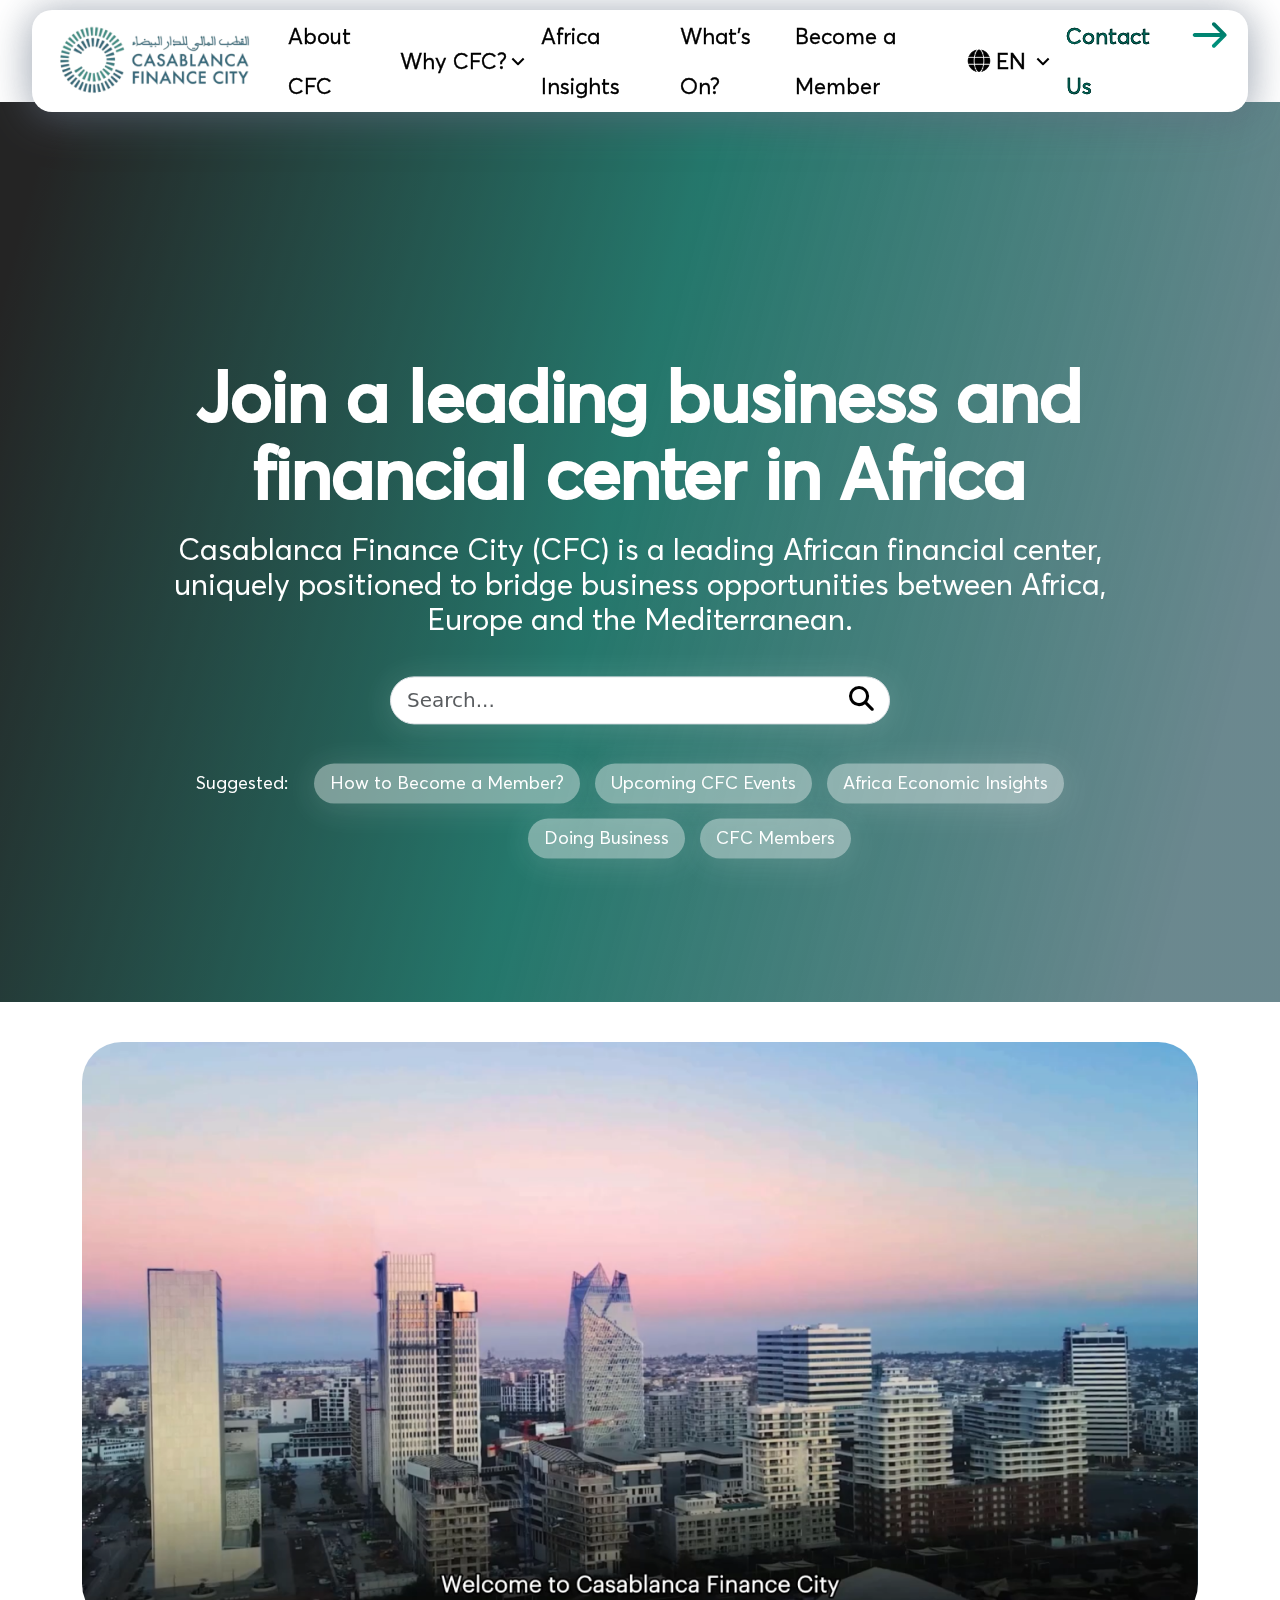
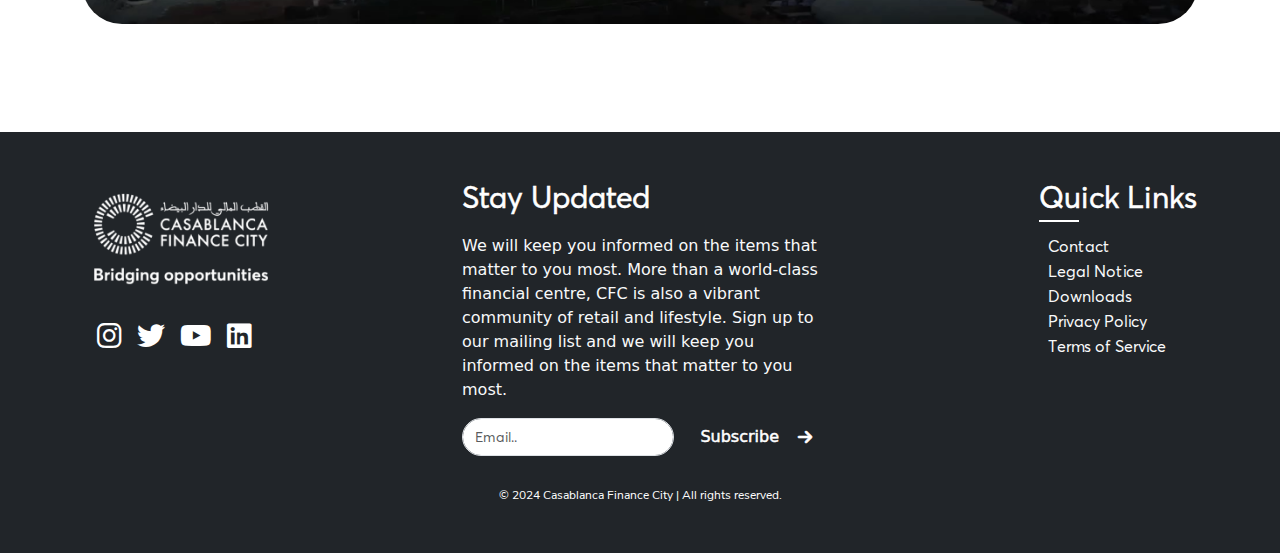
<file: index copy 2.html>
<!DOCTYPE html>
<html lang="en">

<head>
  <meta charset="UTF-8" />
  <meta name="viewport" content="width=device-width, initial-scale=1.0" />
  <title>MAROC</title>

  <!-- Font Awesome CSS -->
  <link rel="stylesheet" href="./assets/css/all.min.css" />

  <!-- Bootstrap CSS -->
  <link rel="stylesheet" href="./assets/css/bootstrap.min.css" />

  <!-- Owl Carousel CSS -->
  <link rel="stylesheet" href="./assets/css/owl.carousel.min.css" />
  <link rel="stylesheet" href="./assets/css/owl.theme.default.min.css" />

  <!-- AOS CSS -->
  <link rel="stylesheet" href="./assets/css/aos.css" />

  <!-- Custom CSS -->
  <link rel="stylesheet" href="./assets/css/style.css" />

  <!-- Responsive CSS -->
  <!-- <link rel="stylesheet" href="./assets/css/responsive.css" /> -->

</head>

<body>

  <!-- Preloader -->

  <!-- <div class="preloader"></div> -->

  <!-- Scrolle Top -->
  <!-- 
  <button class="back-to-top" type="button"></button> -->

  <!-- Start.Header -->

  <!-- Header Section -->
  <header class="bg-white shadow-sm header--menu" data-sticky-class="is-sticky">
    <nav class="navbar navbar-expand-lg navbar-light container">
      <a class="navbar-brand" href="#">
        <img src="./assets/images/Logo.png" alt="CFC Logo">
      </a>
      <button class="navbar-toggler" type="button" data-bs-toggle="collapse" data-bs-target="#navbarNav"
        aria-controls="navbarNav" aria-expanded="false" aria-label="Toggle navigation">
        <span class="navbar-toggler-icon"></span>
      </button>
      <div class="collapse navbar-collapse" id="navbarNav">
        <ul class="navbar-nav ms-auto">
          <li class="nav-item">
            <a class="nav-link" href="#">About CFC</a>
          </li>
          <li class="nav-item dropdown">
            <a class="nav-link dropdown-toggle" href="#" id="whyCfcDropdown" role="button" data-bs-toggle="dropdown"
              aria-expanded="false">Why CFC?</a>
            <ul class="dropdown-menu" aria-labelledby="whyCfcDropdown">
              <li><a class="dropdown-item" href="#">Benefits</a></li>
              <li><a class="dropdown-item" href="#">Requirements</a></li>
            </ul>
          </li>
          <li class="nav-item">
            <a class="nav-link" href="#">Africa Insights</a>
          </li>
          <li class="nav-item">
            <a class="nav-link" href="#">What's On?</a>
          </li>
          <li class="nav-item">
            <a class="nav-link" href="#">Become a Member</a>
          </li>
          <!-- Multi-language Selector -->

        </ul>
        <ul class="multi--select">
          <li class="nav-item dropdown">
            <a class="nav-link dropdown-toggle" href="#" id="languageDropdown" role="button" data-bs-toggle="dropdown"
              aria-expanded="false">
              <i class="fas fa-globe"></i> EN
            </a>
            <ul class="dropdown-menu" aria-labelledby="languageDropdown">
              <li><a class="dropdown-item" href="#">EN - English</a></li>
              <li><a class="dropdown-item" href="#">FR - Français</a></li>
              <li><a class="dropdown-item" href="#">AR - العربية</a></li>
            </ul>
          </li>
          <!-- Contact Us Button -->
          <li class="nav-item">
            <a class="" href="#">
              Contact Us<svg xmlns="http://www.w3.org/2000/svg" width="48" height="48" viewBox="0 0 48 48" fill="none">
                <g clip-path="url(#clip0_4948_4128)">
                  <path
                    d="M40.7279 22.5873C41.1028 22.9623 41.3135 23.4709 41.3135 24.0013C41.3135 24.5316 41.1028 25.0402 40.7279 25.4153L29.4139 36.7293C29.2294 36.9203 29.0087 37.0727 28.7647 37.1775C28.5207 37.2823 28.2583 37.3375 27.9927 37.3398C27.7271 37.3421 27.4638 37.2915 27.218 37.1909C26.9722 37.0903 26.7489 36.9418 26.5611 36.7541C26.3733 36.5663 26.2248 36.343 26.1243 36.0972C26.0237 35.8514 25.9731 35.588 25.9754 35.3225C25.9777 35.0569 26.0329 34.7945 26.1377 34.5505C26.2425 34.3065 26.3949 34.0858 26.5859 33.9013L34.4859 26.0013H7.9999C7.46947 26.0013 6.96076 25.7906 6.58569 25.4155C6.21062 25.0404 5.9999 24.5317 5.9999 24.0013C5.9999 23.4708 6.21062 22.9621 6.58569 22.5871C6.96076 22.212 7.46947 22.0013 7.9999 22.0013H34.4859L26.5859 14.1013C26.2216 13.7241 26.02 13.2189 26.0246 12.6945C26.0291 12.1701 26.2395 11.6684 26.6103 11.2976C26.9811 10.9268 27.4827 10.7165 28.0071 10.7119C28.5315 10.7074 29.0367 10.9089 29.4139 11.2733L40.7279 22.5873Z"
                    fill="url(#paint0_linear_4948_4128)" />
                </g>
                <defs>
                  <linearGradient id="paint0_linear_4948_4128" x1="23.6567" y1="37.3398" x2="25.6881" y2="13.0491"
                    gradientUnits="userSpaceOnUse">
                    <stop stop-color="#009681" />
                    <stop offset="1" stop-color="#007565" />
                  </linearGradient>
                  <clipPath id="clip0_4948_4128">
                    <rect width="48" height="48" fill="white" transform="matrix(0 -1 -1 0 48 48)" />
                  </clipPath>
                </defs>
              </svg>
            </a>
          </li>
        </ul>
      </div>
    </nav>
  </header>


  <!-- Slider Section -->
  <section class="slider">
    <div class="slider-overlay"></div>
    <iframe class="slider-video"
      src="https://www.youtube.com/embed/f97OGCef0FE?autoplay=1&mute=1&loop=1&playlist=f97OGCef0FE" frameborder="0"
      allow="autoplay; encrypted-media" allowfullscreen>
    </iframe>
 
    <!-- <img class="slider-video" src="./assets/images/slider-1.png"> -->

    <div class="slider-content">
      <h1 class="display-4 fw-bold">Join a leading business and financial center in Africa</h1>
      <p class="lead">
        Casablanca Finance City (CFC) is a leading African financial center, <br>uniquely positioned to bridge business
        opportunities between Africa, <br>Europe and the Mediterranean.
      </p>
      <div class="search-filter">
        <form class="d-flex align-items-center">
          <input type="text" class="form-control form-control-lg" placeholder="Search...">
          <button type="submit" class="btn">
            <i class="fas fa-search"></i>
          </button>
        </form>
        <div class="sugg--btn">
          <div>
            <p class="mt-2">Suggested:</p>
          </div>
          <div>
            <div>
              <button class="btn btn-outline-light">How to Become a Member?</button>
              <button class="btn btn-outline-light">Upcoming CFC Events</button>
              <button class="btn btn-outline-light">Africa Economic Insights</button>
              <button class="btn btn-outline-light">Doing Business</button>
              <button class="btn btn-outline-light">CFC Members</button>
            </div>
          </div>
        </div>
      </div>
    </div>
  </section>
  <section class="video--box-play">
    <div class="container">
      <div class="row">
        <div class="video--sc-2">
          <!-- <iframe class="slider-video"
            src="https://www.youtube.com/embed/f97OGCef0FE?autoplay=1&mute=1&loop=1&playlist=f97OGCef0FE"
            frameborder="0" allow="autoplay; encrypted-media" allowfullscreen>
          </iframe> -->
          <img class="slider-video" src="./assets/images/slider-2.png">

        </div>
      </div>
    </div>

  </section>

  <!-- Section Footer-->

  <footer class="bg-dark text-light py-5">
    <div class="container">
      <div class="row">
        <!-- Copyright -->
        <div class="text-center mb-4">
          <p class="mb-0">&copy; 2024 Casablanca Finance City | All rights reserved.</p>
        </div>
        <!-- Logo and Social Links -->
        <div class="col-md-4 ">
          <img src="./assets/images/Logo_footer.png" alt="Casablanca Finance City" class="mb-3" width="200">

          <div class="social-icons">
            <a href="https://instagram.com" target="_blank">
              <i class="fab fa-instagram"></i>
            </a>
            <a href="https://twitter.com" target="_blank">
              <i class="fab fa-twitter"></i>
            </a>
            <a href="https://youtube.com" target="_blank">
              <i class="fab fa-youtube"></i>
            </a>
            <a href="https://linkedin.com" target="_blank">
              <i class="fab fa-linkedin"></i>
            </a>
          </div>


        </div>

        <!-- Stay Updated -->
        <div class="col-md-4">
          <h5>Stay Updated</h5>
          <p>
            We will keep you informed on the items that matter to you most.
            More than a world-class financial centre, CFC is also a vibrant community of retail and lifestyle.
            Sign up to our mailing list and we will keep you informed on the items that matter to you most.
          </p>
          <form class="d-flex mt-3">
            <input type="email" class="form-control rounded-pill" placeholder="Email.." required="">
            <button type="submit" class="form--news">Subscribe <i class="fas fa-arrow-right ms-2"></i></button>
          </form>
        </div>

        <!-- Quick Links -->
        <div class="col-md-4">
          <h5>Quick Links</h5>
          <ul class="list-unstyled">
            <li><a href="#" class="text-light text-decoration-none">Contact</a></li>
            <li><a href="#" class="text-light text-decoration-none">Legal Notice</a></li>
            <li><a href="#" class="text-light text-decoration-none">Downloads</a></li>
            <li><a href="#" class="text-light text-decoration-none">Privacy Policy</a></li>
            <li><a href="#" class="text-light text-decoration-none">Terms of Service</a></li>
          </ul>
        </div>
      </div>


    </div>
  </footer>



  <!-- jQuery (necessary for Bootstrap's JavaScript plugins) -->
  <script src="./assets/js/jquery-3.7.1.min.js"></script>


  <!-- Bootstrap JS -->
  <script src="./assets/js/bootstrap.bundle.min.js"></script>

  <!-- Owl Carousel JS -->
  <script src="./assets/js/owl.carousel.min.js"></script>

  <!-- AOS JS -->
  <script src="./assets/js/aos.js"></script>
  <!-- <script src="./assets/js/highmaps.js"></script>
  <script src="./assets/js/jquery.mapRegion.js"></script> -->

  <!-- Your custom JS scripts -->
  <script src="./assets/js/scripts.js"></script>

  <!--  -->

</body>

</html>
</file>
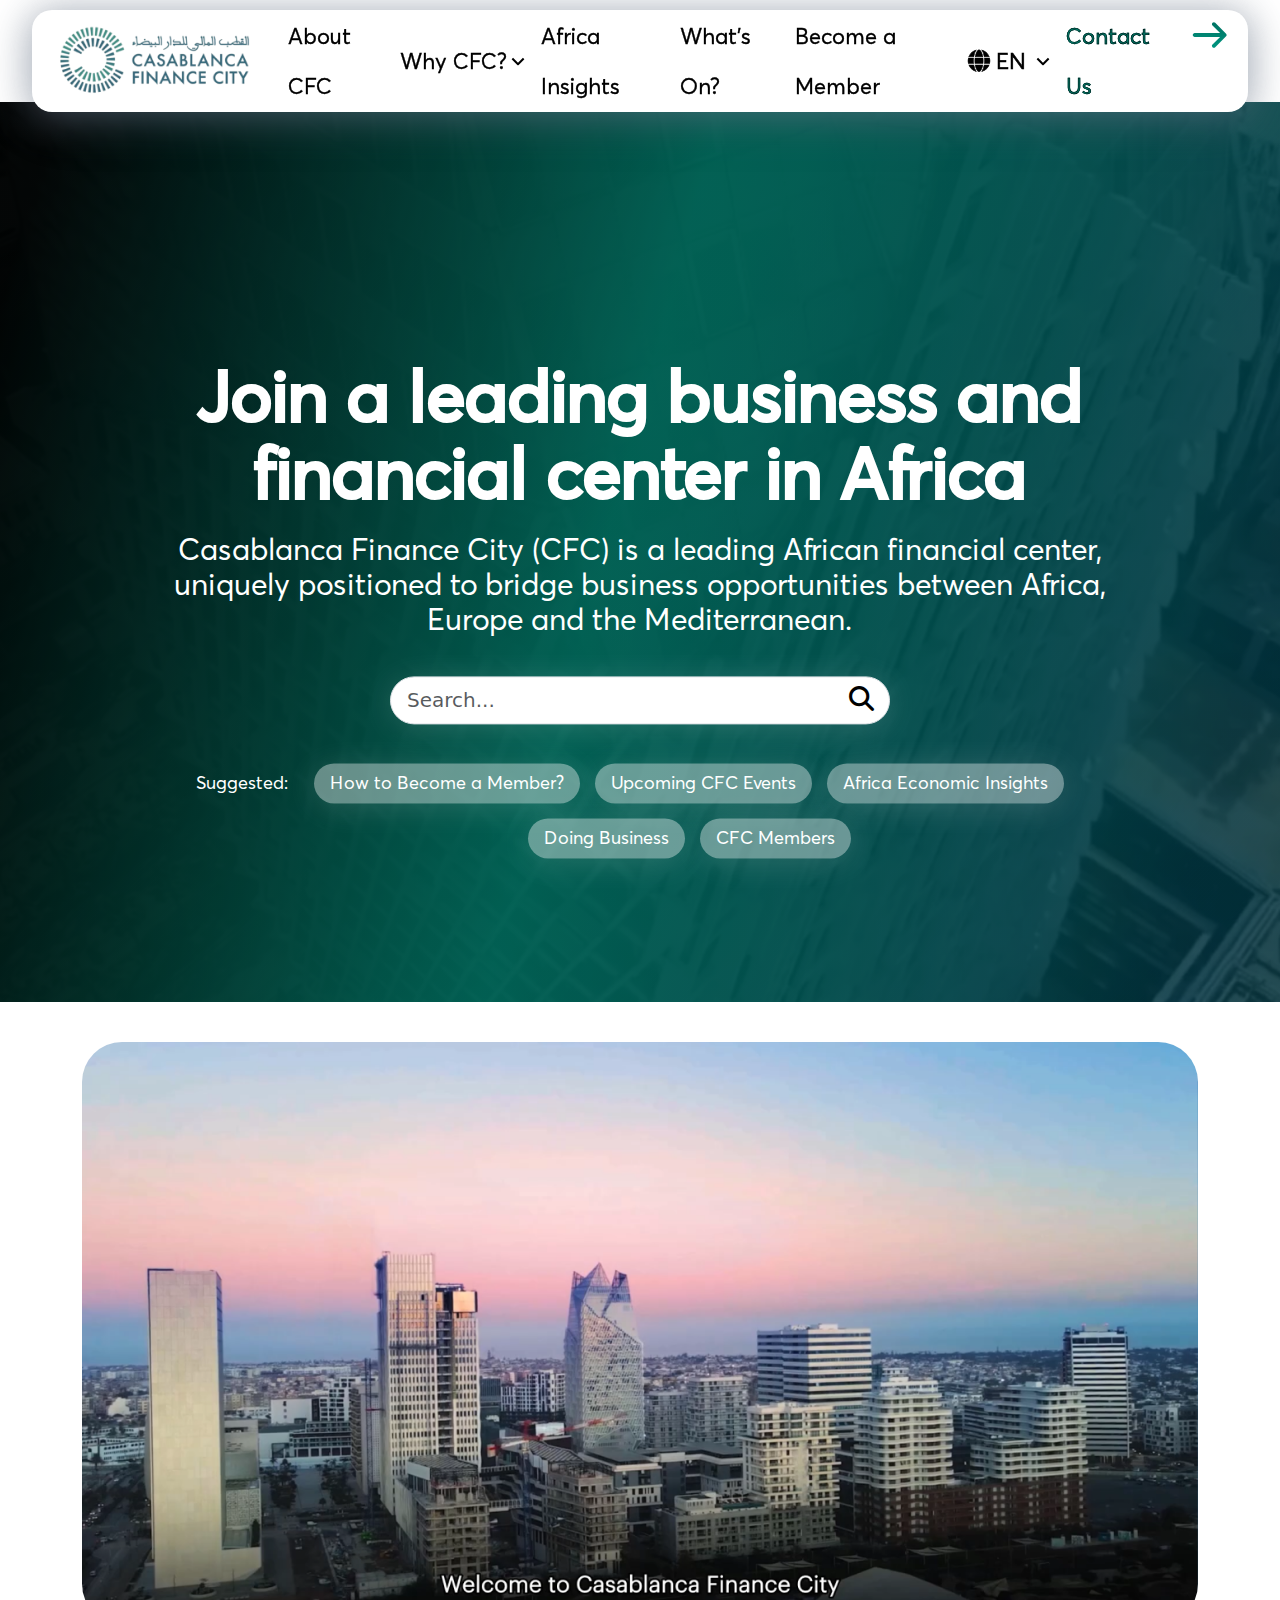
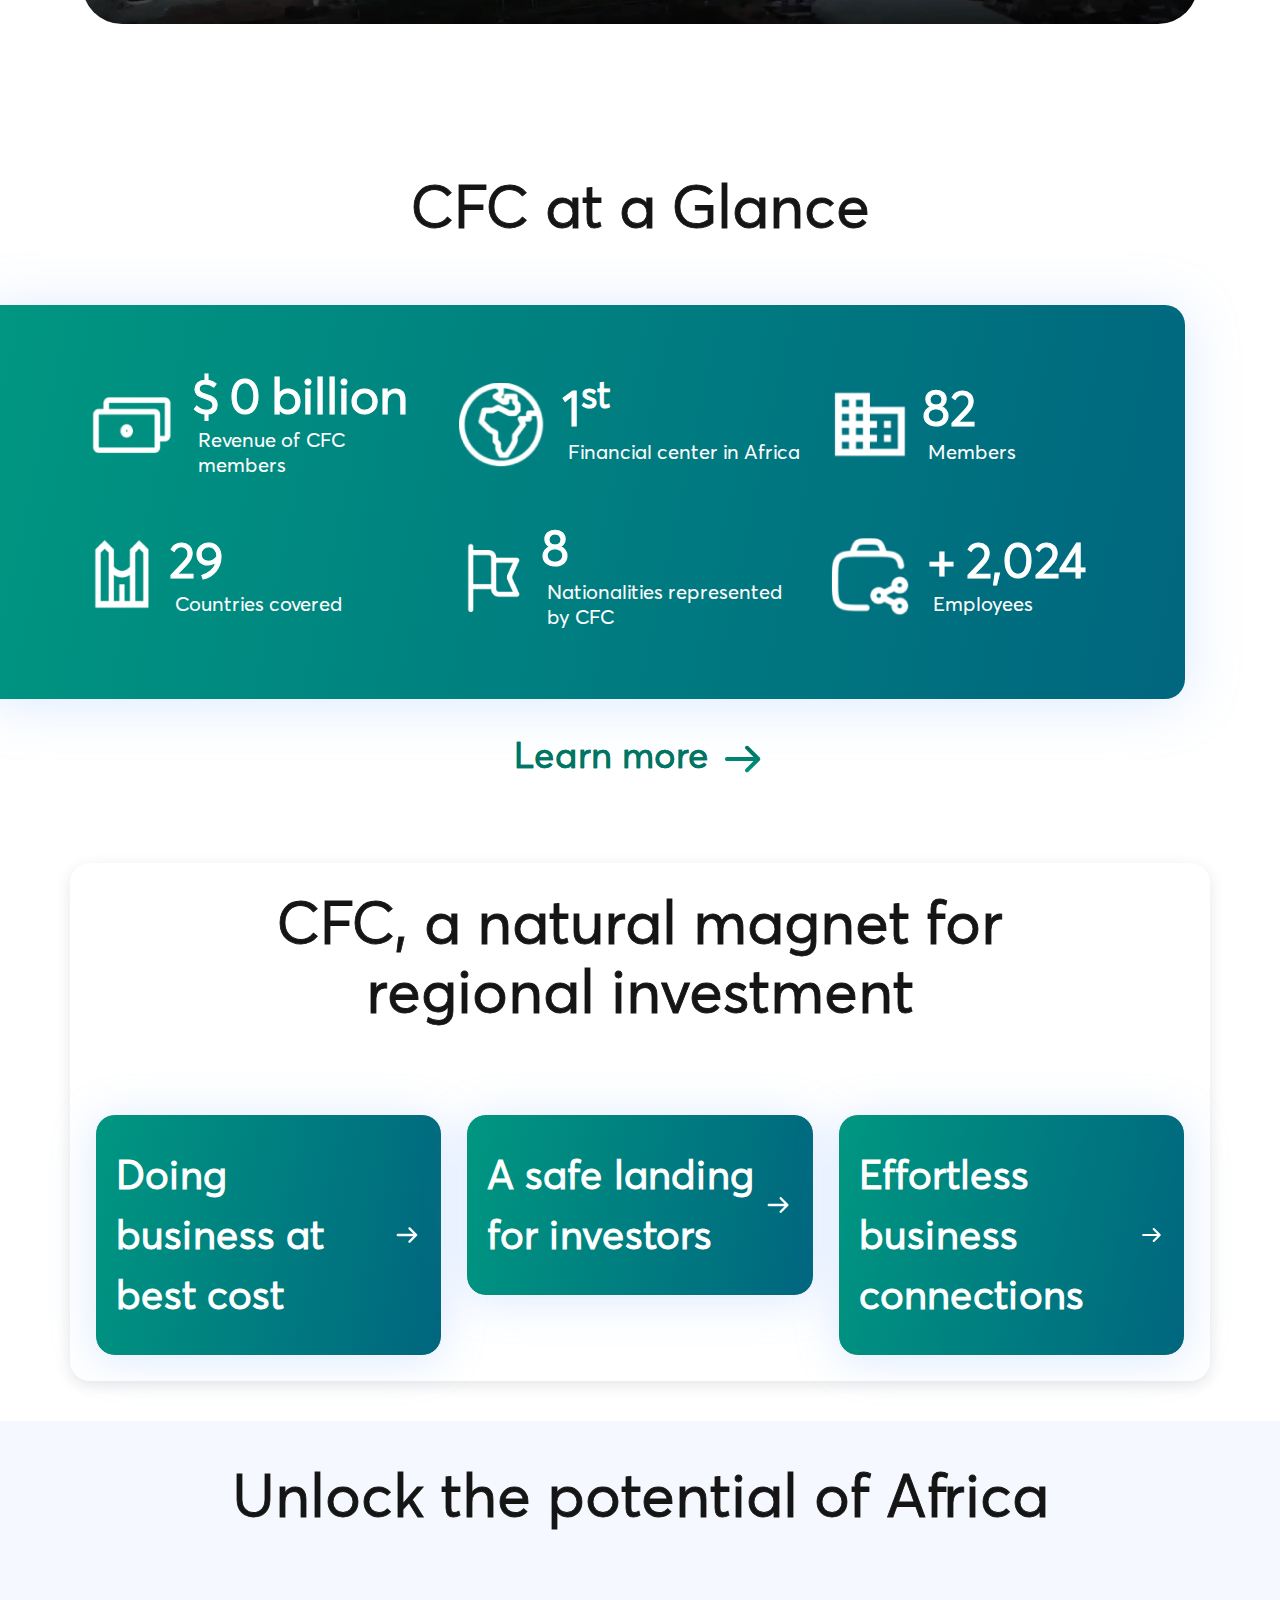
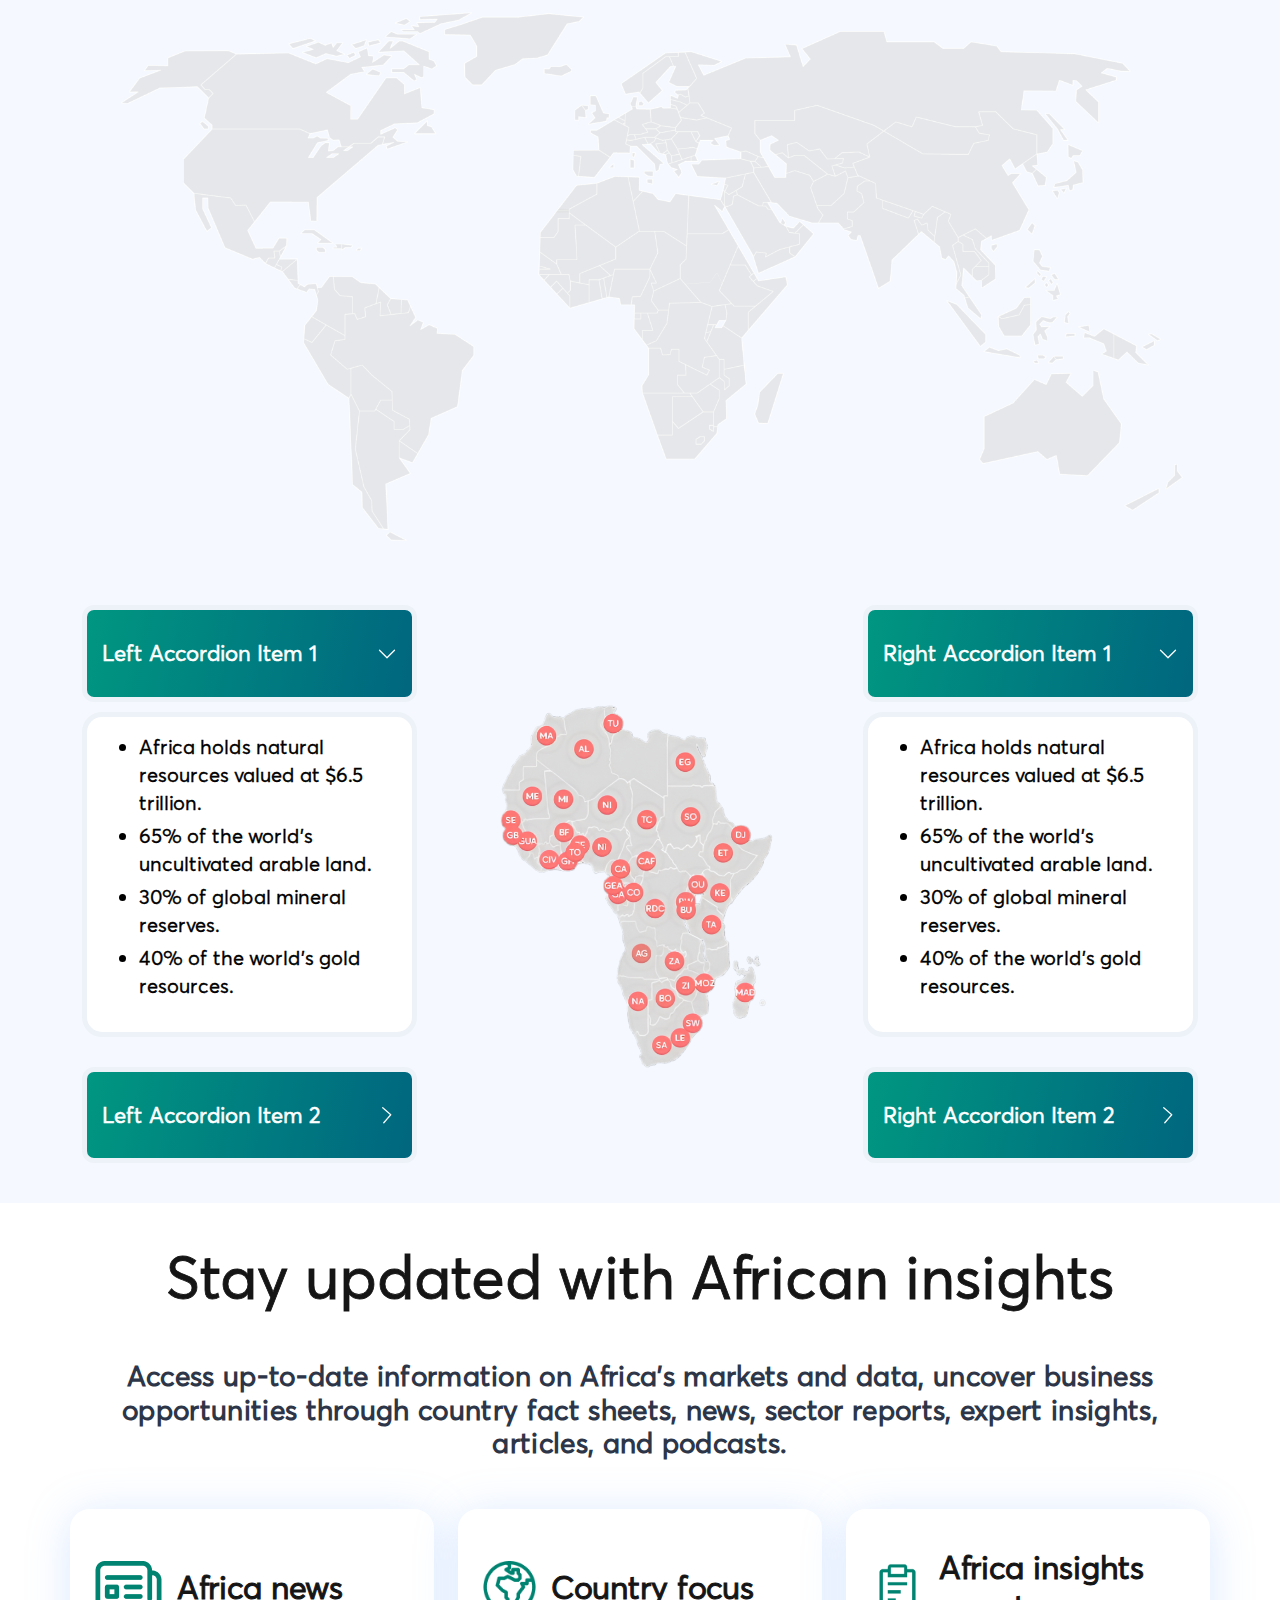
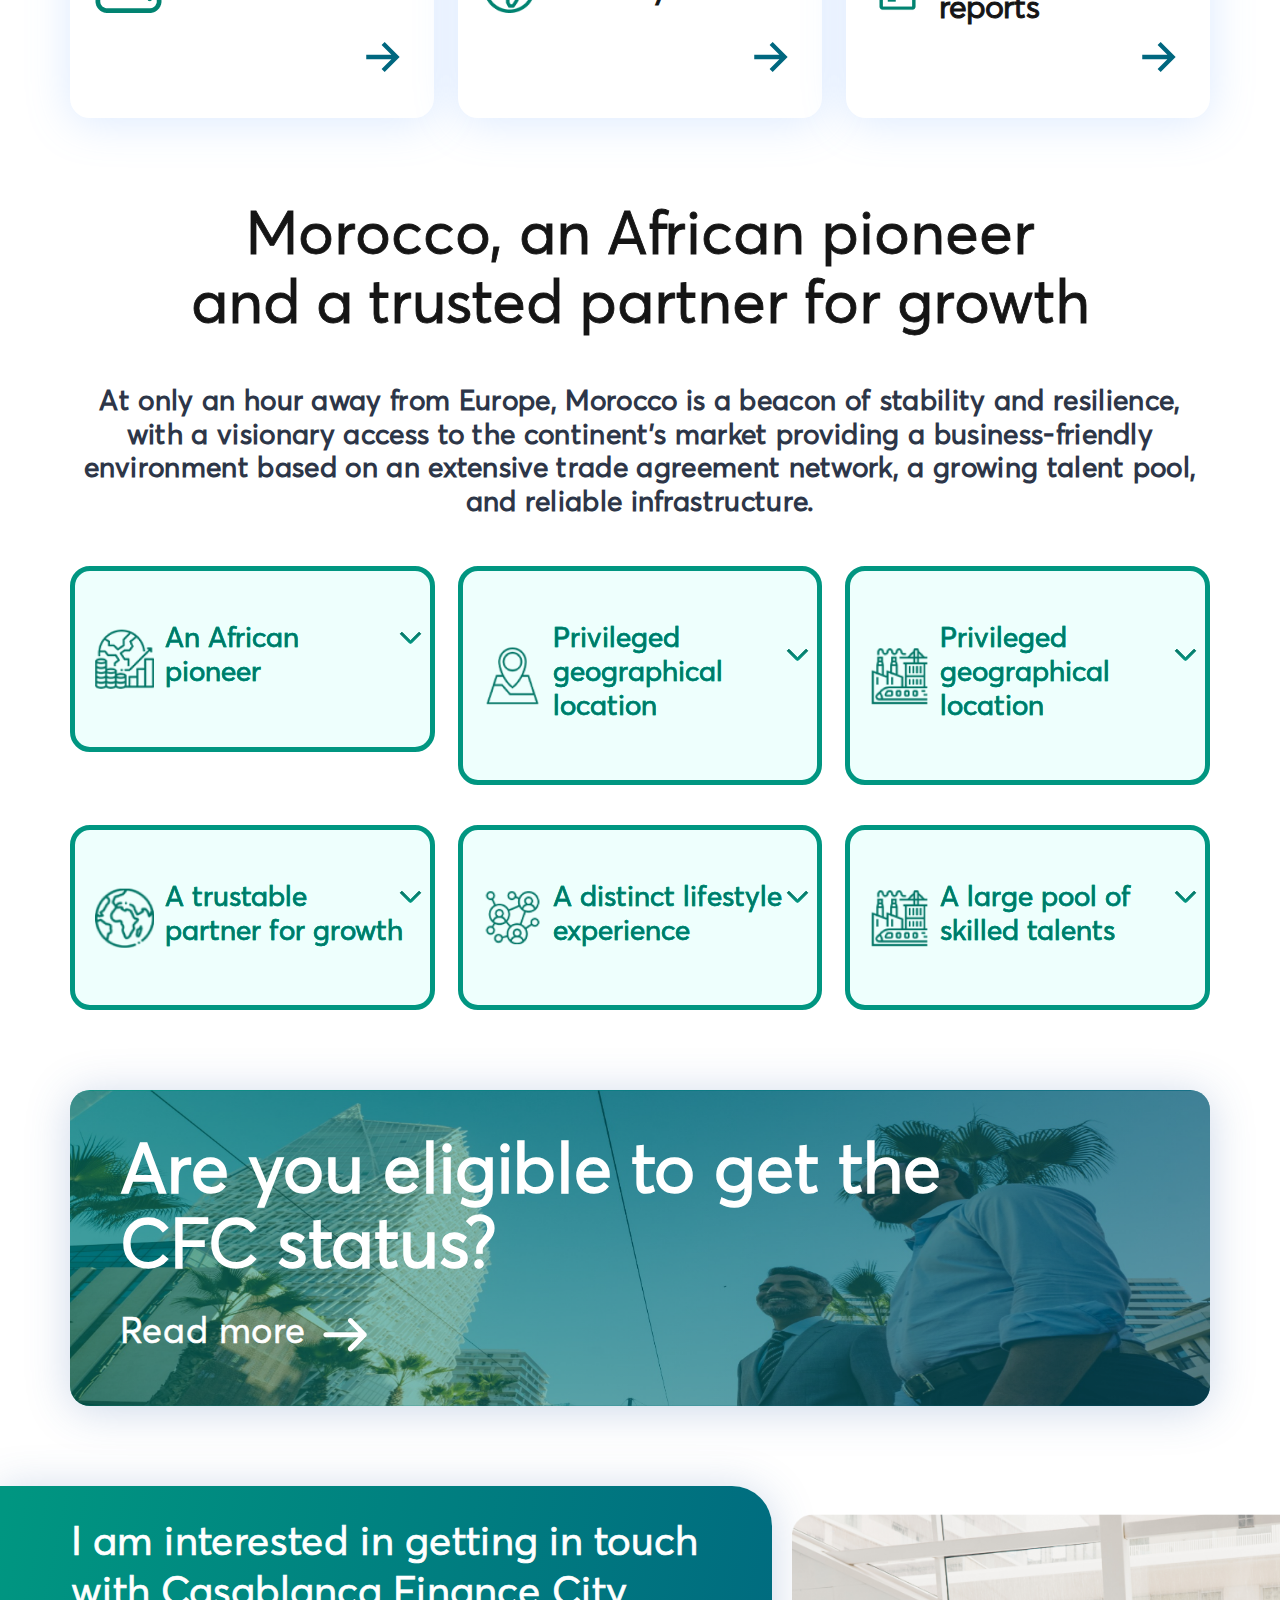
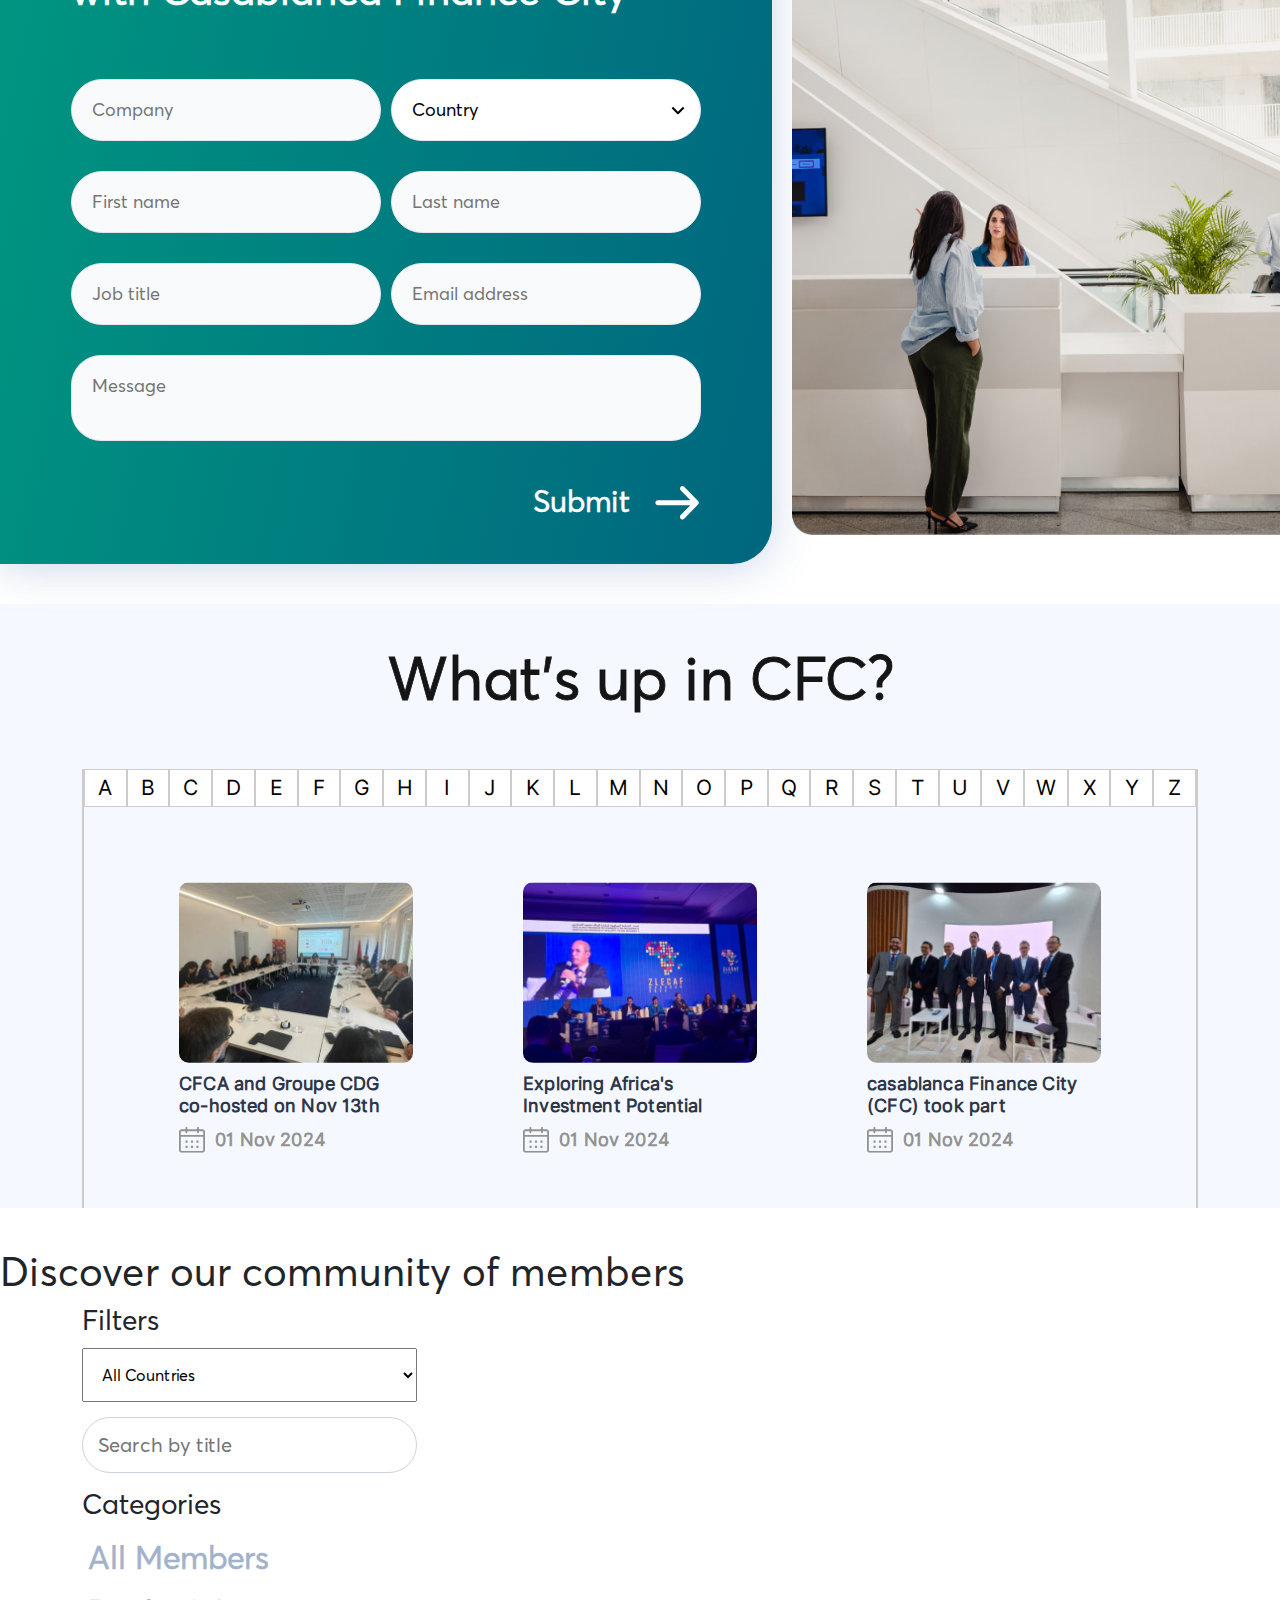
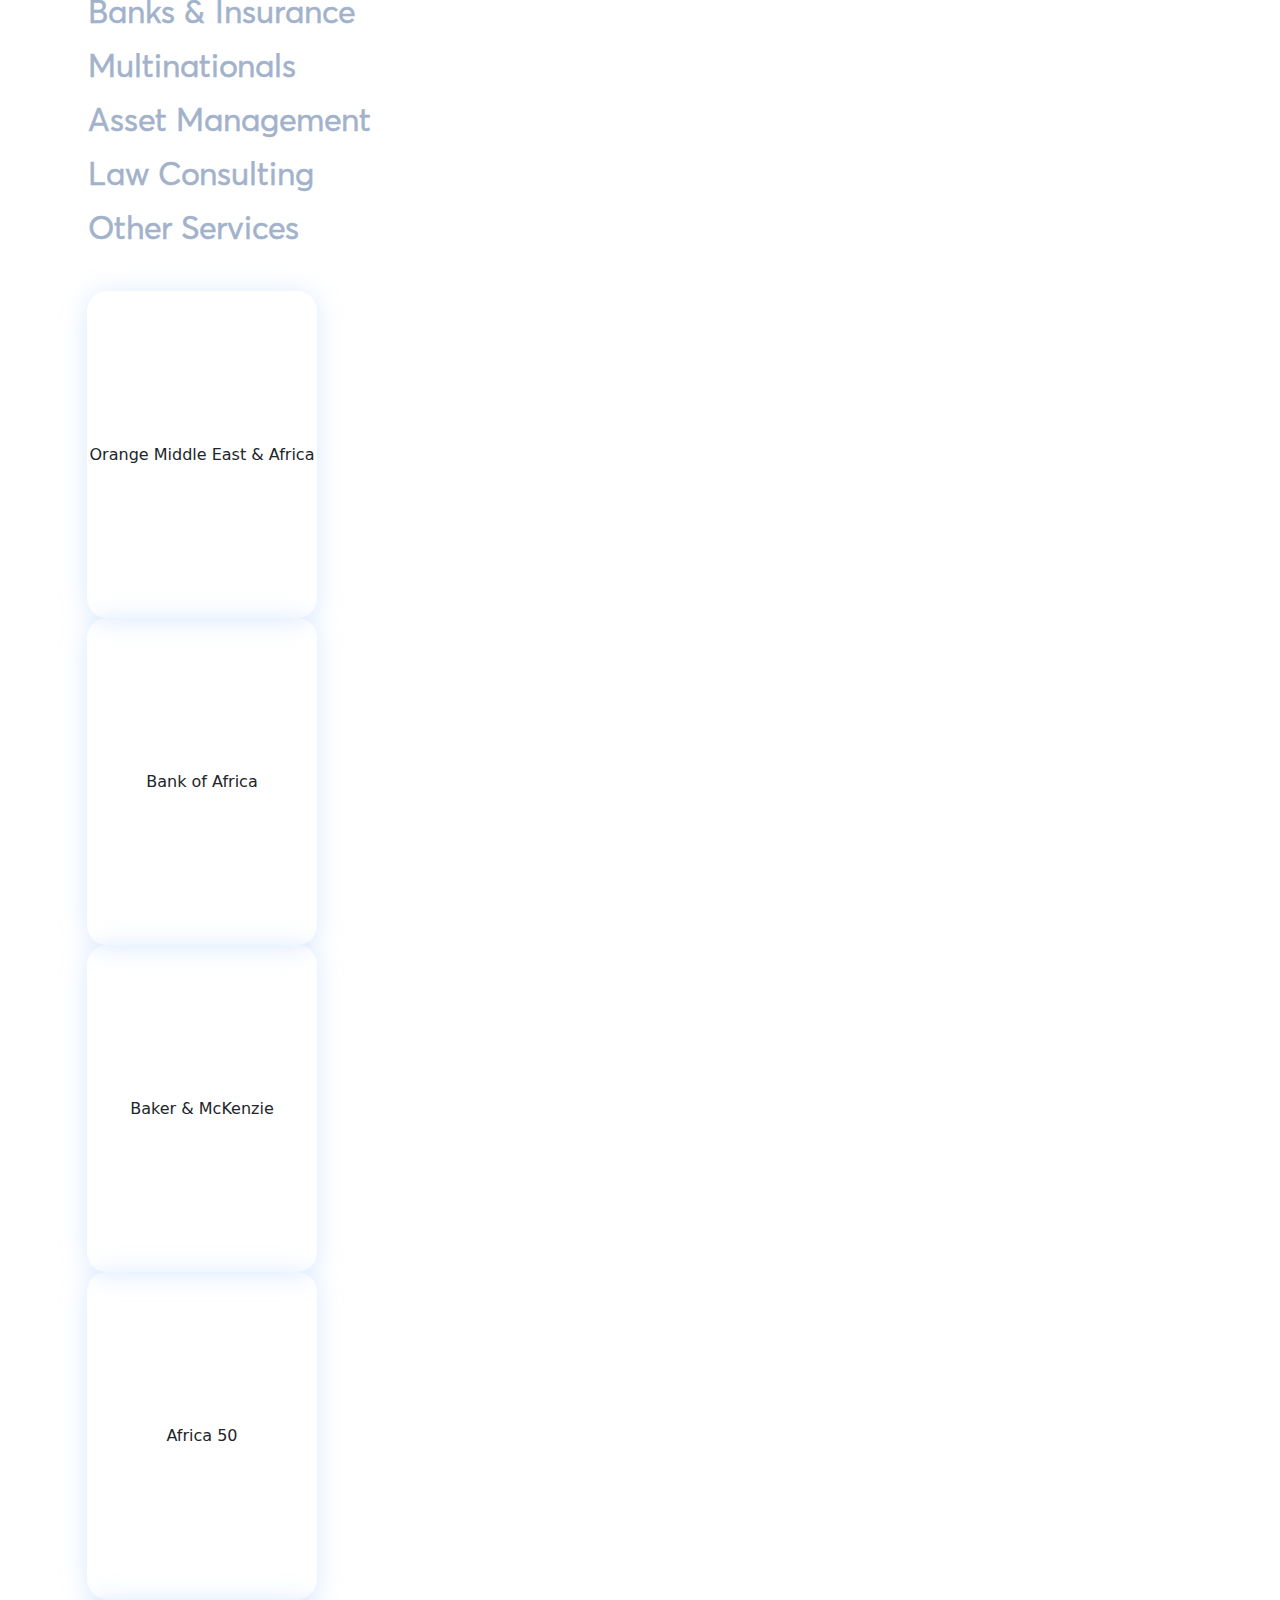
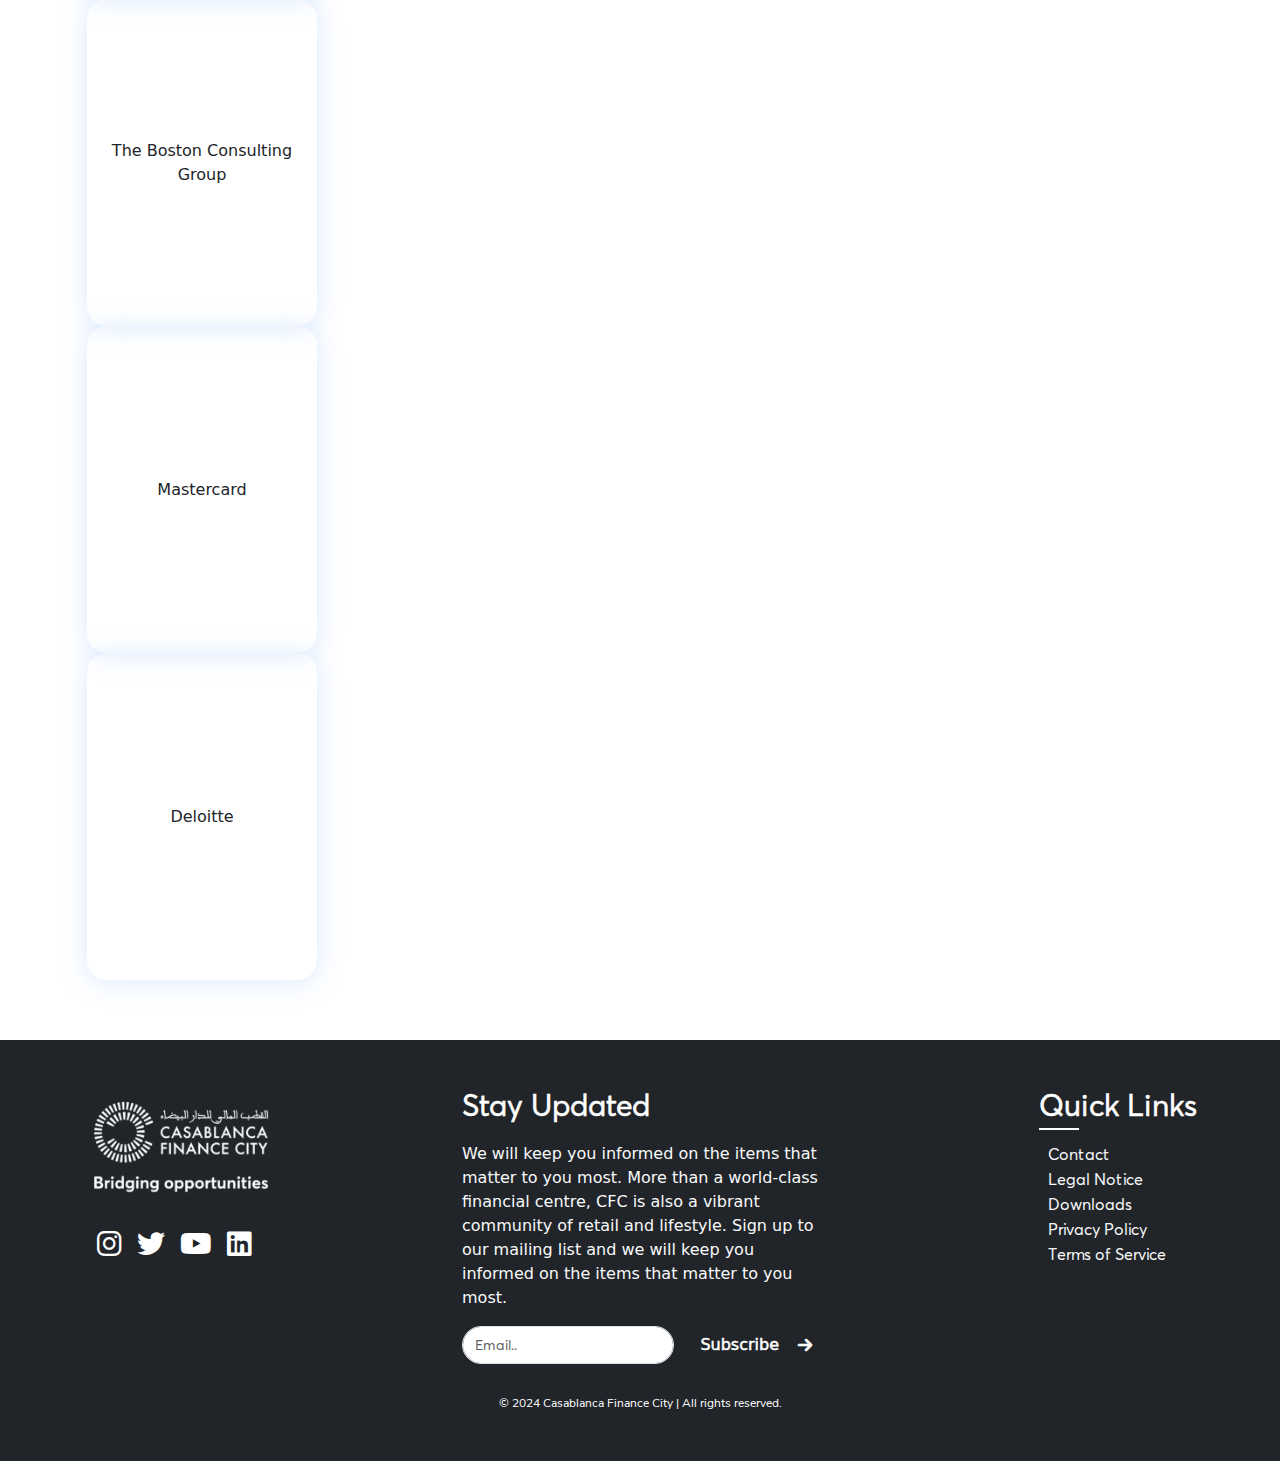
<file: index copy.html>
<!DOCTYPE html>
<html lang="en">

<head>
  <meta charset="UTF-8" />
  <meta name="viewport" content="width=device-width, initial-scale=1.0" />
  <title>MAROC</title>

  <!-- Font Awesome CSS -->
  <link rel="stylesheet" href="./assets/css/all.min.css" />

  <!-- Bootstrap CSS -->
  <link rel="stylesheet" href="./assets/css/bootstrap.min.css" />

  <!-- Owl Carousel CSS -->
  <link rel="stylesheet" href="./assets/css/owl.carousel.min.css" />
  <link rel="stylesheet" href="./assets/css/owl.theme.default.min.css" />

  <!-- AOS CSS -->
  <link rel="stylesheet" href="./assets/css/aos.css" />

  <!-- Custom CSS -->
  <link rel="stylesheet" href="./assets/css/style.css" />

  <!-- Responsive CSS -->
  <!-- <link rel="stylesheet" href="./assets/css/responsive.css" /> -->

</head>

<body>

  <!-- Preloader -->

  <!-- <div class="preloader"></div> -->

  <!-- Scrolle Top -->
  <!-- 
  <button class="back-to-top" type="button"></button> -->

  <!-- Start.Header -->

  <!-- Header Section -->
  <header class="bg-white shadow-sm header--menu" data-sticky-class="is-sticky">
    <nav class="navbar navbar-expand-lg navbar-light container">
      <a class="navbar-brand" href="#">
        <img src="./assets/images/Logo.png" alt="CFC Logo">
      </a>
      <button class="navbar-toggler" type="button" data-bs-toggle="collapse" data-bs-target="#navbarNav"
        aria-controls="navbarNav" aria-expanded="false" aria-label="Toggle navigation">
        <span class="navbar-toggler-icon"></span>
      </button>
      <div class="collapse navbar-collapse" id="navbarNav">
        <ul class="navbar-nav ms-auto">
          <li class="nav-item">
            <a class="nav-link" href="#">About CFC</a>
          </li>
          <li class="nav-item dropdown">
            <a class="nav-link dropdown-toggle" href="#" id="whyCfcDropdown" role="button" data-bs-toggle="dropdown"
              aria-expanded="false">Why CFC?</a>
            <ul class="dropdown-menu" aria-labelledby="whyCfcDropdown">
              <li><a class="dropdown-item" href="#">Benefits</a></li>
              <li><a class="dropdown-item" href="#">Requirements</a></li>
            </ul>
          </li>
          <li class="nav-item">
            <a class="nav-link" href="#">Africa Insights</a>
          </li>
          <li class="nav-item">
            <a class="nav-link" href="#">What's On?</a>
          </li>
          <li class="nav-item">
            <a class="nav-link" href="#">Become a Member</a>
          </li>
          <!-- Multi-language Selector -->

        </ul>
        <ul class="multi--select">
          <li class="nav-item dropdown">
            <a class="nav-link dropdown-toggle" href="#" id="languageDropdown" role="button" data-bs-toggle="dropdown"
              aria-expanded="false">
              <i class="fas fa-globe"></i> EN
            </a>
            <ul class="dropdown-menu" aria-labelledby="languageDropdown">
              <li><a class="dropdown-item" href="#">EN - English</a></li>
              <li><a class="dropdown-item" href="#">FR - Français</a></li>
              <li><a class="dropdown-item" href="#">AR - العربية</a></li>
            </ul>
          </li>
          <!-- Contact Us Button -->
          <li class="nav-item">
            <a class="" href="#">
              Contact Us<svg xmlns="http://www.w3.org/2000/svg" width="48" height="48" viewBox="0 0 48 48" fill="none">
                <g clip-path="url(#clip0_4948_4128)">
                  <path
                    d="M40.7279 22.5873C41.1028 22.9623 41.3135 23.4709 41.3135 24.0013C41.3135 24.5316 41.1028 25.0402 40.7279 25.4153L29.4139 36.7293C29.2294 36.9203 29.0087 37.0727 28.7647 37.1775C28.5207 37.2823 28.2583 37.3375 27.9927 37.3398C27.7271 37.3421 27.4638 37.2915 27.218 37.1909C26.9722 37.0903 26.7489 36.9418 26.5611 36.7541C26.3733 36.5663 26.2248 36.343 26.1243 36.0972C26.0237 35.8514 25.9731 35.588 25.9754 35.3225C25.9777 35.0569 26.0329 34.7945 26.1377 34.5505C26.2425 34.3065 26.3949 34.0858 26.5859 33.9013L34.4859 26.0013H7.9999C7.46947 26.0013 6.96076 25.7906 6.58569 25.4155C6.21062 25.0404 5.9999 24.5317 5.9999 24.0013C5.9999 23.4708 6.21062 22.9621 6.58569 22.5871C6.96076 22.212 7.46947 22.0013 7.9999 22.0013H34.4859L26.5859 14.1013C26.2216 13.7241 26.02 13.2189 26.0246 12.6945C26.0291 12.1701 26.2395 11.6684 26.6103 11.2976C26.9811 10.9268 27.4827 10.7165 28.0071 10.7119C28.5315 10.7074 29.0367 10.9089 29.4139 11.2733L40.7279 22.5873Z"
                    fill="url(#paint0_linear_4948_4128)" />
                </g>
                <defs>
                  <linearGradient id="paint0_linear_4948_4128" x1="23.6567" y1="37.3398" x2="25.6881" y2="13.0491"
                    gradientUnits="userSpaceOnUse">
                    <stop stop-color="#009681" />
                    <stop offset="1" stop-color="#007565" />
                  </linearGradient>
                  <clipPath id="clip0_4948_4128">
                    <rect width="48" height="48" fill="white" transform="matrix(0 -1 -1 0 48 48)" />
                  </clipPath>
                </defs>
              </svg>
            </a>
          </li>
        </ul>
      </div>
    </nav>
  </header>


  <!-- Slider Section -->
  <section class="slider">
    <div class="slider-overlay"></div>
    <!-- <iframe class="slider-video"
      src="https://www.youtube.com/embed/f97OGCef0FE?autoplay=1&mute=1&loop=1&playlist=f97OGCef0FE" frameborder="0"
      allow="autoplay; encrypted-media" allowfullscreen>
    </iframe> -->
    <img class="slider-video" src="./assets/images/slider-1.png">

    <div class="slider-content">
      <h1 class="display-4 fw-bold">Join a leading business and financial center in Africa</h1>
      <p class="lead">
        Casablanca Finance City (CFC) is a leading African financial center, <br>uniquely positioned to bridge business
        opportunities between Africa, <br>Europe and the Mediterranean.
      </p>
      <div class="search-filter">
        <form class="d-flex align-items-center">
          <input type="text" class="form-control form-control-lg" placeholder="Search...">
          <button type="submit" class="btn">
            <i class="fas fa-search"></i>
          </button>
        </form>
        <div class="sugg--btn">
          <div>
            <p class="mt-2">Suggested:</p>
          </div>
          <div>
            <div>
              <button class="btn btn-outline-light">How to Become a Member?</button>
              <button class="btn btn-outline-light">Upcoming CFC Events</button>
              <button class="btn btn-outline-light">Africa Economic Insights</button>
              <button class="btn btn-outline-light">Doing Business</button>
              <button class="btn btn-outline-light">CFC Members</button>
            </div>
          </div>
        </div>
      </div>
    </div>
  </section>
  <section class="video--box-play">
    <div class="container">
      <div class="row">
        <div class="video--sc-2">
          <!-- <iframe class="slider-video"
            src="https://www.youtube.com/embed/f97OGCef0FE?autoplay=1&mute=1&loop=1&playlist=f97OGCef0FE"
            frameborder="0" allow="autoplay; encrypted-media" allowfullscreen>
          </iframe> -->
          <img class="slider-video" src="./assets/images/slider-2.png">

        </div>
      </div>
    </div>

  </section>
  <section>
    <div class="title-primary-sc mb-3">
      <h2 class="text-center mb-4">CFC at a Glance</h2>
    </div>
    <div class="col-md-11">

      <div class="row stats-container">
        <div class="col-md-4 col-sm-6 stat-item">
          <div class="img-counter">
            <img src="./assets/images/1-1.png">
          </div>
          <div class="counter--number">
            <div class="count--inc">
              <span>$</span><h3 class="counter" data-target="1.5">0</h3><span>billion</span>
            </div>
            <p>Revenue of CFC members</p>
          </div>
        </div>
        <div class="col-md-4 col-sm-6 stat-item">
          <div class="img-counter">
            <img src="./assets/images/1-2.png">
          </div>
          <div class="counter--number">
            <h3>1<sup>st</sup></h3>
            <p>Financial center in Africa</p>
          </div>
        </div>
        <div class="col-md-4 col-sm-6 stat-item">
          <div class="img-counter">
            <img src="./assets/images/1-3.png">
          </div>
          <div class="counter--number">
            <h3 class="counter" data-target="225">0</h3>
            <p>Members</p>
          </div>

        </div>
        <div class="col-md-4 col-sm-6 stat-item">
          <div class="img-counter">
            <img src="./assets/images/1-4.png">
          </div>
          <div class="counter--number">
            <h3 class="counter" data-target="80">0</h3>
            <p>Countries covered</p>
          </div>
        </div>
        <div class="col-md-4 col-sm-6 stat-item">
          <div class="img-counter">
            <img src="./assets/images/1-5.png">
          </div>
          <div class="counter--number">
            <h3 class="counter" data-target="24">0</h3>
            <p>Nationalities represented by CFC</p>
          </div>
        </div>
        <div class="col-md-4 col-sm-6 stat-item">
          <div class="img-counter">
            <img src="./assets/images/1-6.png">
          </div>
          <div class="counter--number">
            <div class="count--inc">
              <span>+</span><h3 class="counter" data-target="5500">0</h3>

              </div>
            <p>Employees</p>
          </div>
        </div>
      </div>
    </div>
    <div class="text-center btn--pls">
      <a class="" href="#">
        Learn more <svg xmlns="http://www.w3.org/2000/svg" width="48" height="48" viewBox="0 0 48 48" fill="none">
          <g clip-path="url(#clip0_4948_4128)">
            <path
              d="M40.7279 22.5873C41.1028 22.9623 41.3135 23.4709 41.3135 24.0013C41.3135 24.5316 41.1028 25.0402 40.7279 25.4153L29.4139 36.7293C29.2294 36.9203 29.0087 37.0727 28.7647 37.1775C28.5207 37.2823 28.2583 37.3375 27.9927 37.3398C27.7271 37.3421 27.4638 37.2915 27.218 37.1909C26.9722 37.0903 26.7489 36.9418 26.5611 36.7541C26.3733 36.5663 26.2248 36.343 26.1243 36.0972C26.0237 35.8514 25.9731 35.588 25.9754 35.3225C25.9777 35.0569 26.0329 34.7945 26.1377 34.5505C26.2425 34.3065 26.3949 34.0858 26.5859 33.9013L34.4859 26.0013H7.9999C7.46947 26.0013 6.96076 25.7906 6.58569 25.4155C6.21062 25.0404 5.9999 24.5317 5.9999 24.0013C5.9999 23.4708 6.21062 22.9621 6.58569 22.5871C6.96076 22.212 7.46947 22.0013 7.9999 22.0013H34.4859L26.5859 14.1013C26.2216 13.7241 26.02 13.2189 26.0246 12.6945C26.0291 12.1701 26.2395 11.6684 26.6103 11.2976C26.9811 10.9268 27.4827 10.7165 28.0071 10.7119C28.5315 10.7074 29.0367 10.9089 29.4139 11.2733L40.7279 22.5873Z"
              fill="url(#paint0_linear_4948_4128)" />
          </g>
          <defs>
            <linearGradient id="paint0_linear_4948_4128" x1="23.6567" y1="37.3398" x2="25.6881" y2="13.0491"
              gradientUnits="userSpaceOnUse">
              <stop stop-color="#009681" />
              <stop offset="1" stop-color="#007565" />
            </linearGradient>
            <clipPath id="clip0_4948_4128">
              <rect width="48" height="48" fill="white" transform="matrix(0 -1 -1 0 48 48)" />
            </clipPath>
          </defs>
        </svg>
      </a>
    </div>
  </section>
  <section class="investment">
    <div class="container">
      <div class="title-primary-sc mb-3">
        <h2>CFC, a natural magnet for <br>regional investment</h2>

      </div>
      <div class="row mt-5">
        <div class="col-md-4">
          <div class="investment-box">
            <p>Doing business at best cost</p>
            <svg xmlns="http://www.w3.org/2000/svg" width="52" height="52" viewBox="0 0 52 52" fill="none">
              <g clip-path="url(#clip0_4753_19441)">
                <path
                  d="M44.1225 24.4673C44.5287 24.8736 44.7568 25.4246 44.7568 25.9991C44.7568 26.5736 44.5287 27.1246 44.1225 27.5309L31.8656 39.7878C31.6658 39.9947 31.4267 40.1598 31.1623 40.2733C30.898 40.3869 30.6137 40.4466 30.326 40.4491C30.0383 40.4516 29.753 40.3968 29.4867 40.2879C29.2205 40.1789 28.9785 40.0181 28.7751 39.8146C28.5717 39.6112 28.4108 39.3693 28.3019 39.103C28.1929 38.8367 28.1381 38.5514 28.1406 38.2637C28.1431 37.976 28.2029 37.6917 28.3164 37.4274C28.43 37.163 28.595 36.924 28.802 36.7241L37.3603 28.1658H8.66713C8.09249 28.1658 7.54139 27.9375 7.13507 27.5312C6.72874 27.1248 6.50047 26.5737 6.50047 25.9991C6.50047 25.4245 6.72874 24.8734 7.13507 24.467C7.54139 24.0607 8.09249 23.8324 8.66713 23.8324L37.3603 23.8324L28.802 15.2741C28.4073 14.8655 28.1889 14.3182 28.1938 13.7501C28.1988 13.182 28.4266 12.6385 28.8284 12.2368C29.2301 11.8351 29.7735 11.6072 30.3416 11.6023C30.9097 11.5974 31.457 11.8157 31.8656 12.2104L44.1225 24.4673Z"
                  fill="white" />
              </g>
              <defs>
                <clipPath id="clip0_4753_19441">
                  <rect width="52" height="52" fill="white" transform="matrix(0 -1 -1 0 52 52)" />
                </clipPath>
              </defs>
            </svg>
          </div>
        </div>
        <div class="col-md-4">
          <div class="investment-box">
            <p>A safe landing for investors</p>
            <svg xmlns="http://www.w3.org/2000/svg" width="52" height="52" viewBox="0 0 52 52" fill="none">
              <g clip-path="url(#clip0_4753_19441)">
                <path
                  d="M44.1225 24.4673C44.5287 24.8736 44.7568 25.4246 44.7568 25.9991C44.7568 26.5736 44.5287 27.1246 44.1225 27.5309L31.8656 39.7878C31.6658 39.9947 31.4267 40.1598 31.1623 40.2733C30.898 40.3869 30.6137 40.4466 30.326 40.4491C30.0383 40.4516 29.753 40.3968 29.4867 40.2879C29.2205 40.1789 28.9785 40.0181 28.7751 39.8146C28.5717 39.6112 28.4108 39.3693 28.3019 39.103C28.1929 38.8367 28.1381 38.5514 28.1406 38.2637C28.1431 37.976 28.2029 37.6917 28.3164 37.4274C28.43 37.163 28.595 36.924 28.802 36.7241L37.3603 28.1658H8.66713C8.09249 28.1658 7.54139 27.9375 7.13507 27.5312C6.72874 27.1248 6.50047 26.5737 6.50047 25.9991C6.50047 25.4245 6.72874 24.8734 7.13507 24.467C7.54139 24.0607 8.09249 23.8324 8.66713 23.8324L37.3603 23.8324L28.802 15.2741C28.4073 14.8655 28.1889 14.3182 28.1938 13.7501C28.1988 13.182 28.4266 12.6385 28.8284 12.2368C29.2301 11.8351 29.7735 11.6072 30.3416 11.6023C30.9097 11.5974 31.457 11.8157 31.8656 12.2104L44.1225 24.4673Z"
                  fill="white" />
              </g>
              <defs>
                <clipPath id="clip0_4753_19441">
                  <rect width="52" height="52" fill="white" transform="matrix(0 -1 -1 0 52 52)" />
                </clipPath>
              </defs>
            </svg>
          </div>
        </div>
        <div class="col-md-4">
          <div class="investment-box">
            <p>Effortless business connections</p>
            <svg xmlns="http://www.w3.org/2000/svg" width="52" height="52" viewBox="0 0 52 52" fill="none">
              <g clip-path="url(#clip0_4753_19441)">
                <path
                  d="M44.1225 24.4673C44.5287 24.8736 44.7568 25.4246 44.7568 25.9991C44.7568 26.5736 44.5287 27.1246 44.1225 27.5309L31.8656 39.7878C31.6658 39.9947 31.4267 40.1598 31.1623 40.2733C30.898 40.3869 30.6137 40.4466 30.326 40.4491C30.0383 40.4516 29.753 40.3968 29.4867 40.2879C29.2205 40.1789 28.9785 40.0181 28.7751 39.8146C28.5717 39.6112 28.4108 39.3693 28.3019 39.103C28.1929 38.8367 28.1381 38.5514 28.1406 38.2637C28.1431 37.976 28.2029 37.6917 28.3164 37.4274C28.43 37.163 28.595 36.924 28.802 36.7241L37.3603 28.1658H8.66713C8.09249 28.1658 7.54139 27.9375 7.13507 27.5312C6.72874 27.1248 6.50047 26.5737 6.50047 25.9991C6.50047 25.4245 6.72874 24.8734 7.13507 24.467C7.54139 24.0607 8.09249 23.8324 8.66713 23.8324L37.3603 23.8324L28.802 15.2741C28.4073 14.8655 28.1889 14.3182 28.1938 13.7501C28.1988 13.182 28.4266 12.6385 28.8284 12.2368C29.2301 11.8351 29.7735 11.6072 30.3416 11.6023C30.9097 11.5974 31.457 11.8157 31.8656 12.2104L44.1225 24.4673Z"
                  fill="white" />
              </g>
              <defs>
                <clipPath id="clip0_4753_19441">
                  <rect width="52" height="52" fill="white" transform="matrix(0 -1 -1 0 52 52)" />
                </clipPath>
              </defs>
            </svg>
          </div>
        </div>
      </div>
    </div>
  </section>
  <section class="maps-africa">
    <div class="container">
      <div class="title-primary-sc mb-3">
        <h2>Unlock the potential of Africa</h2>
      </div>
      <div class="img--wrapper">
        <img src="./assets/images/svgexport-1 1.png">
      </div>
    </div>
    <div class="container">
      <div class="container-layout">
        <!-- Left Accordion -->
        <div class="accordion-container">
          <div class="accordion" id="leftAccordion">
            <div class="accordion-item">
              <h2 class="accordion-header" id="headingOne">
                <button class="accordion-button" type="button" data-bs-toggle="collapse" data-bs-target="#collapseOne"
                  aria-expanded="true" aria-controls="collapseOne">
                  Left Accordion Item 1
                </button>
              </h2>
              <div id="collapseOne" class="accordion-collapse collapse show" aria-labelledby="headingOne"
                data-bs-parent="#leftAccordion">
                <div class="accordion-body">
                  <ul>
                    <li>Africa holds natural resources valued at $6.5 trillion.</li>
                    <li>65% of the world’s uncultivated arable land.</li>
                    <li>30% of global mineral reserves.</li>
                    <li>40% of the world’s gold resources.</li>
                  </ul>

                </div>
              </div>
            </div>
            <div class="accordion-item">
              <h2 class="accordion-header" id="headingTwo">
                <button class="accordion-button collapsed" type="button" data-bs-toggle="collapse"
                  data-bs-target="#collapseTwo" aria-expanded="false" aria-controls="collapseTwo">
                  Left Accordion Item 2
                </button>
              </h2>
              <div id="collapseTwo" class="accordion-collapse collapse" aria-labelledby="headingTwo"
                data-bs-parent="#leftAccordion">
                <div class="accordion-body">
                  <ul>
                    <li>Africa holds natural resources valued at $6.5 trillion.</li>
                    <li>65% of the world’s uncultivated arable land.</li>
                    <li>30% of global mineral reserves.</li>
                    <li>40% of the world’s gold resources.</li>
                  </ul>

                </div>
              </div>
            </div>
          </div>
        </div>

        <!-- Center Map -->
        <div class="map-container">
          <img src="./assets/images/pixelcut-export 2.png" alt="Map Placeholder">
        </div>

        <!-- Right Accordion -->
        <div class="accordion-container">
          <div class="accordion" id="rightAccordion">
            <div class="accordion-item">
              <h2 class="accordion-header" id="headingThree">
                <button class="accordion-button" type="button" data-bs-toggle="collapse" data-bs-target="#collapseThree"
                  aria-expanded="true" aria-controls="collapseThree">
                  Right Accordion Item 1
                </button>
              </h2>
              <div id="collapseThree" class="accordion-collapse collapse show" aria-labelledby="headingThree"
                data-bs-parent="#rightAccordion">
                <div class="accordion-body">
                  <ul>
                    <li>Africa holds natural resources valued at $6.5 trillion.</li>
                    <li>65% of the world’s uncultivated arable land.</li>
                    <li>30% of global mineral reserves.</li>
                    <li>40% of the world’s gold resources.</li>
                  </ul>

                </div>
              </div>
            </div>
            <div class="accordion-item">
              <h2 class="accordion-header" id="headingFour">
                <button class="accordion-button collapsed" type="button" data-bs-toggle="collapse"
                  data-bs-target="#collapseFour" aria-expanded="false" aria-controls="collapseFour">
                  Right Accordion Item 2
                </button>
              </h2>
              <div id="collapseFour" class="accordion-collapse collapse" aria-labelledby="headingFour"
                data-bs-parent="#rightAccordion">
                <div class="accordion-body">
                  <ul>
                    <li>Africa holds natural resources valued at $6.5 trillion.</li>
                    <li>65% of the world’s uncultivated arable land.</li>
                    <li>30% of global mineral reserves.</li>
                    <li>40% of the world’s gold resources.</li>
                  </ul>

                </div>
              </div>
            </div>
          </div>
        </div>
      </div>
    </div>
  </section>
  <section class="investment african_insights">
    <div class="container">
      <div class="title-primary-sc mb-3">
        <h2>Stay updated with African insights</h2>
        <div class="paragraph--african_insights">
          <p> Access up-to-date information on Africa's markets and data, uncover business opportunities through country
            fact sheets, news, sector reports, expert insights, articles, and podcasts.
          </p>
        </div>
      </div>
      <div class="row mt-5">
        <div class="col-md-4">
          <div class="investment-box">
            <div class="wrapper-insight_icon">
              <img src="./assets/images/Vector.png">
              <p>Africa news</p>
            </div>
            <svg xmlns="http://www.w3.org/2000/svg" width="53" height="52" viewBox="0 0 53 52" fill="none">
              <path
                d="M10.2505 28.1668H35.3535L25.6035 37.9168L28.6671 40.9805L43.6475 26.0001L28.6671 11.0198L25.6035 14.0835L35.3535 23.8335L10.2505 23.8335V28.1668Z"
                fill="#00677F" />
            </svg>
          </div>
        </div>
        <div class="col-md-4">
          <div class="investment-box">
            <div class="wrapper-insight_icon">
              <img src="./assets/images/teenyicons_globe-africa-outline.png">
              <p>Country focus</p>
            </div>
            <svg xmlns="http://www.w3.org/2000/svg" width="53" height="52" viewBox="0 0 53 52" fill="none">
              <path
                d="M10.2505 28.1668H35.3535L25.6035 37.9168L28.6671 40.9805L43.6475 26.0001L28.6671 11.0198L25.6035 14.0835L35.3535 23.8335L10.2505 23.8335V28.1668Z"
                fill="#00677F" />
            </svg>
          </div>
        </div>
        <div class="col-md-4">
          <div class="investment-box">
            <div class="wrapper-insight_icon">
              <img src="./assets/images/carbon_report.png">
              <p>Africa insights reports</p>
            </div>
            <svg xmlns="http://www.w3.org/2000/svg" width="53" height="52" viewBox="0 0 53 52" fill="none">
              <path
                d="M10.2505 28.1668H35.3535L25.6035 37.9168L28.6671 40.9805L43.6475 26.0001L28.6671 11.0198L25.6035 14.0835L35.3535 23.8335L10.2505 23.8335V28.1668Z"
                fill="#00677F" />
            </svg>
          </div>
        </div>
      </div>
    </div>
  </section>
  <section class="investment african_insights african_pioneer">
    <div class="container">
      <div class="title-primary-sc mb-3">
        <h2>Morocco, an African pioneer<br>
          and a trusted partner for growth</h2>
        <div class="paragraph--african_insights">
          <p>At only an hour away from Europe, Morocco is a beacon of stability and resilience, with a visionary access
            to the continent’s market providing a business-friendly environment based on an extensive trade agreement
            network, a growing talent pool, and reliable infrastructure.
          </p>
        </div>
      </div>
      <div class="row mt-5">
        <div class="accordion" id="acc-card-6-column">
          <div class="card">
            <div class="card-header">
              <div class="icon-african_pioneericon--card">
                <img src="./assets/images/i-1.png">
                <h3>An African <br>pioneer</h3>
                <div class="icon--african_pioneer">
                  <svg xmlns="http://www.w3.org/2000/svg" width="39" height="20" viewBox="0 0 39 20" fill="none">
                    <g clip-path="url(#clip0_4954_2132)">
                      <path
                        d="M28.0821 4.16161L29.7604 5.84153L20.6135 14.9916C20.467 15.1391 20.2927 15.2562 20.1007 15.336C19.9087 15.4159 19.7028 15.457 19.4949 15.457C19.287 15.457 19.0811 15.4159 18.8891 15.336C18.6971 15.2562 18.5228 15.1391 18.3763 14.9916L9.22461 5.84153L10.9029 4.16319L19.4925 12.7512L28.0821 4.16161Z"
                        fill="url(#paint0_linear_4954_2132)" stroke="url(#paint1_linear_4954_2132)" />
                    </g>
                    <defs>
                      <linearGradient id="paint0_linear_4954_2132" x1="19.4925" y1="15.457" x2="18.8619" y2="5.11947"
                        gradientUnits="userSpaceOnUse">
                        <stop stop-color="#009681" />
                        <stop offset="1" stop-color="#007565" />
                      </linearGradient>
                      <linearGradient id="paint1_linear_4954_2132" x1="19.4925" y1="15.457" x2="18.8619" y2="5.11947"
                        gradientUnits="userSpaceOnUse">
                        <stop stop-color="#009681" />
                        <stop offset="1" stop-color="#007565" />
                      </linearGradient>
                      <clipPath id="clip0_4954_2132">
                        <rect width="19" height="38" fill="white" transform="matrix(0 1 -1 0 38.5 0.277344)" />
                      </clipPath>
                    </defs>
                  </svg>
                </div>
              </div>
            </div>
            <div class="card-body">Details about "An African pioneer".</div>

          </div>
          <div class="card">
            <div class="card-header">
              <div class="icon-african_pioneericon--card">
                <img src="./assets/images/i-2.png">

                <h3> Privileged geographical location
                </h3>
                <div class="icon--african_pioneer">
                  <svg xmlns="http://www.w3.org/2000/svg" width="39" height="20" viewBox="0 0 39 20" fill="none">
                    <g clip-path="url(#clip0_4954_2132)">
                      <path
                        d="M28.0821 4.16161L29.7604 5.84153L20.6135 14.9916C20.467 15.1391 20.2927 15.2562 20.1007 15.336C19.9087 15.4159 19.7028 15.457 19.4949 15.457C19.287 15.457 19.0811 15.4159 18.8891 15.336C18.6971 15.2562 18.5228 15.1391 18.3763 14.9916L9.22461 5.84153L10.9029 4.16319L19.4925 12.7512L28.0821 4.16161Z"
                        fill="url(#paint0_linear_4954_2132)" stroke="url(#paint1_linear_4954_2132)" />
                    </g>
                    <defs>
                      <linearGradient id="paint0_linear_4954_2132" x1="19.4925" y1="15.457" x2="18.8619" y2="5.11947"
                        gradientUnits="userSpaceOnUse">
                        <stop stop-color="#009681" />
                        <stop offset="1" stop-color="#007565" />
                      </linearGradient>
                      <linearGradient id="paint1_linear_4954_2132" x1="19.4925" y1="15.457" x2="18.8619" y2="5.11947"
                        gradientUnits="userSpaceOnUse">
                        <stop stop-color="#009681" />
                        <stop offset="1" stop-color="#007565" />
                      </linearGradient>
                      <clipPath id="clip0_4954_2132">
                        <rect width="19" height="38" fill="white" transform="matrix(0 1 -1 0 38.5 0.277344)" />
                      </clipPath>
                    </defs>
                  </svg>
                </div>
              </div>
            </div>
            <div class="card-body">Details about "Privileged geographical location".</div>
          </div>
          <div class="card">
            <div class="card-header">
              <div class="icon-african_pioneericon--card">
                <img src="./assets/images/i-3.png">

                <h3> Privileged geographical location
                </h3>
                <div class="icon--african_pioneer">
                  <svg xmlns="http://www.w3.org/2000/svg" width="39" height="20" viewBox="0 0 39 20" fill="none">
                    <g clip-path="url(#clip0_4954_2132)">
                      <path
                        d="M28.0821 4.16161L29.7604 5.84153L20.6135 14.9916C20.467 15.1391 20.2927 15.2562 20.1007 15.336C19.9087 15.4159 19.7028 15.457 19.4949 15.457C19.287 15.457 19.0811 15.4159 18.8891 15.336C18.6971 15.2562 18.5228 15.1391 18.3763 14.9916L9.22461 5.84153L10.9029 4.16319L19.4925 12.7512L28.0821 4.16161Z"
                        fill="url(#paint0_linear_4954_2132)" stroke="url(#paint1_linear_4954_2132)" />
                    </g>
                    <defs>
                      <linearGradient id="paint0_linear_4954_2132" x1="19.4925" y1="15.457" x2="18.8619" y2="5.11947"
                        gradientUnits="userSpaceOnUse">
                        <stop stop-color="#009681" />
                        <stop offset="1" stop-color="#007565" />
                      </linearGradient>
                      <linearGradient id="paint1_linear_4954_2132" x1="19.4925" y1="15.457" x2="18.8619" y2="5.11947"
                        gradientUnits="userSpaceOnUse">
                        <stop stop-color="#009681" />
                        <stop offset="1" stop-color="#007565" />
                      </linearGradient>
                      <clipPath id="clip0_4954_2132">
                        <rect width="19" height="38" fill="white" transform="matrix(0 1 -1 0 38.5 0.277344)" />
                      </clipPath>
                    </defs>
                  </svg>
                </div>
              </div>
            </div>
            <div class="card-body">Details about "A world class infrastructure".</div>
          </div>
          <div class="card">
            <div class="card-header">
              <div class="icon-african_pioneericon--card">
                <img src="./assets/images/i-4.png">
                <h3> A trustable partner for growth
                </h3>
                <div class="icon--african_pioneer">
                  <svg xmlns="http://www.w3.org/2000/svg" width="39" height="20" viewBox="0 0 39 20" fill="none">
                    <g clip-path="url(#clip0_4954_2132)">
                      <path
                        d="M28.0821 4.16161L29.7604 5.84153L20.6135 14.9916C20.467 15.1391 20.2927 15.2562 20.1007 15.336C19.9087 15.4159 19.7028 15.457 19.4949 15.457C19.287 15.457 19.0811 15.4159 18.8891 15.336C18.6971 15.2562 18.5228 15.1391 18.3763 14.9916L9.22461 5.84153L10.9029 4.16319L19.4925 12.7512L28.0821 4.16161Z"
                        fill="url(#paint0_linear_4954_2132)" stroke="url(#paint1_linear_4954_2132)" />
                    </g>
                    <defs>
                      <linearGradient id="paint0_linear_4954_2132" x1="19.4925" y1="15.457" x2="18.8619" y2="5.11947"
                        gradientUnits="userSpaceOnUse">
                        <stop stop-color="#009681" />
                        <stop offset="1" stop-color="#007565" />
                      </linearGradient>
                      <linearGradient id="paint1_linear_4954_2132" x1="19.4925" y1="15.457" x2="18.8619" y2="5.11947"
                        gradientUnits="userSpaceOnUse">
                        <stop stop-color="#009681" />
                        <stop offset="1" stop-color="#007565" />
                      </linearGradient>
                      <clipPath id="clip0_4954_2132">
                        <rect width="19" height="38" fill="white" transform="matrix(0 1 -1 0 38.5 0.277344)" />
                      </clipPath>
                    </defs>
                  </svg>
                </div>
              </div>
            </div>
            <div class="card-body">Details about "A world class infrastructure".</div>
          </div>
          <div class="card">
            <div class="card-header">
              <div class="icon-african_pioneericon--card">
                <img src="./assets/images/i-5.png">
                <h3> A distinct lifestyle experience
                </h3>
                <div class="icon--african_pioneer">
                  <svg xmlns="http://www.w3.org/2000/svg" width="39" height="20" viewBox="0 0 39 20" fill="none">
                    <g clip-path="url(#clip0_4954_2132)">
                      <path
                        d="M28.0821 4.16161L29.7604 5.84153L20.6135 14.9916C20.467 15.1391 20.2927 15.2562 20.1007 15.336C19.9087 15.4159 19.7028 15.457 19.4949 15.457C19.287 15.457 19.0811 15.4159 18.8891 15.336C18.6971 15.2562 18.5228 15.1391 18.3763 14.9916L9.22461 5.84153L10.9029 4.16319L19.4925 12.7512L28.0821 4.16161Z"
                        fill="url(#paint0_linear_4954_2132)" stroke="url(#paint1_linear_4954_2132)" />
                    </g>
                    <defs>
                      <linearGradient id="paint0_linear_4954_2132" x1="19.4925" y1="15.457" x2="18.8619" y2="5.11947"
                        gradientUnits="userSpaceOnUse">
                        <stop stop-color="#009681" />
                        <stop offset="1" stop-color="#007565" />
                      </linearGradient>
                      <linearGradient id="paint1_linear_4954_2132" x1="19.4925" y1="15.457" x2="18.8619" y2="5.11947"
                        gradientUnits="userSpaceOnUse">
                        <stop stop-color="#009681" />
                        <stop offset="1" stop-color="#007565" />
                      </linearGradient>
                      <clipPath id="clip0_4954_2132">
                        <rect width="19" height="38" fill="white" transform="matrix(0 1 -1 0 38.5 0.277344)" />
                      </clipPath>
                    </defs>
                  </svg>
                </div>
              </div>
            </div>
            <div class="card-body">Details about "A world class infrastructure".</div>
          </div>
          <div class="card">
            <div class="card-header">
              <div class="icon-african_pioneericon--card">
                <img src="./assets/images/i-3.png">

                <h3> A large pool of skilled talents
                </h3>
                <div class="icon--african_pioneer">
                  <svg xmlns="http://www.w3.org/2000/svg" width="39" height="20" viewBox="0 0 39 20" fill="none">
                    <g clip-path="url(#clip0_4954_2132)">
                      <path
                        d="M28.0821 4.16161L29.7604 5.84153L20.6135 14.9916C20.467 15.1391 20.2927 15.2562 20.1007 15.336C19.9087 15.4159 19.7028 15.457 19.4949 15.457C19.287 15.457 19.0811 15.4159 18.8891 15.336C18.6971 15.2562 18.5228 15.1391 18.3763 14.9916L9.22461 5.84153L10.9029 4.16319L19.4925 12.7512L28.0821 4.16161Z"
                        fill="url(#paint0_linear_4954_2132)" stroke="url(#paint1_linear_4954_2132)" />
                    </g>
                    <defs>
                      <linearGradient id="paint0_linear_4954_2132" x1="19.4925" y1="15.457" x2="18.8619" y2="5.11947"
                        gradientUnits="userSpaceOnUse">
                        <stop stop-color="#009681" />
                        <stop offset="1" stop-color="#007565" />
                      </linearGradient>
                      <linearGradient id="paint1_linear_4954_2132" x1="19.4925" y1="15.457" x2="18.8619" y2="5.11947"
                        gradientUnits="userSpaceOnUse">
                        <stop stop-color="#009681" />
                        <stop offset="1" stop-color="#007565" />
                      </linearGradient>
                      <clipPath id="clip0_4954_2132">
                        <rect width="19" height="38" fill="white" transform="matrix(0 1 -1 0 38.5 0.277344)" />
                      </clipPath>
                    </defs>
                  </svg>
                </div>
              </div>
            </div>
            <div class="card-body">Details about "A world class infrastructure".</div>
          </div>
          <!-- Add more cards as needed -->
        </div>

      </div>
    </div>
  </section>
  <section class="banner_status">
    <div class="container">
      <div class="row">
        <div class="banner_status_img">
          <img src="./assets/images/banner-bs.png">
          <div>
            <h2>Are you eligible to get the <br>CFC status?</h2>
            <a class="" href="#">
              Read more <svg xmlns="http://www.w3.org/2000/svg" width="59" height="61" viewBox="0 0 59 61" fill="none">
                <g clip-path="url(#clip0_4572_16618)">
                  <path
                    d="M50.0615 28.9499C50.5223 29.4187 50.7812 30.0545 50.7812 30.7174C50.7812 31.3803 50.5223 32.0161 50.0615 32.4849L36.1547 46.6274C35.9279 46.8662 35.6567 47.0566 35.3567 47.1877C35.0568 47.3187 34.7342 47.3876 34.4078 47.3905C34.0814 47.3934 33.7577 47.3302 33.4556 47.2045C33.1534 47.0788 32.879 46.8931 32.6481 46.6584C32.4173 46.4237 32.2348 46.1445 32.1112 45.8373C31.9876 45.53 31.9254 45.2008 31.9282 44.8689C31.931 44.537 31.9989 44.2089 32.1277 43.9039C32.2565 43.5989 32.4438 43.323 32.6786 43.0924L42.389 33.2174H9.83332C9.18133 33.2174 8.55604 32.954 8.09501 32.4852C7.63399 32.0163 7.37498 31.3804 7.37498 30.7174C7.37498 30.0544 7.63399 29.4185 8.09501 28.9496C8.55604 28.4808 9.18133 28.2174 9.83332 28.2174L42.389 28.2174L32.6786 18.3424C32.2308 17.8709 31.983 17.2394 31.9886 16.5839C31.9942 15.9284 32.2528 15.3014 32.7086 14.8379C33.1644 14.3743 33.7809 14.1114 34.4255 14.1057C35.0701 14.1 35.691 14.352 36.1547 14.8074L50.0615 28.9499Z"
                    fill="white" />
                </g>
                <defs>
                  <clipPath id="clip0_4572_16618">
                    <rect width="60" height="59" fill="white" transform="matrix(0 -1 -1 0 59 60.7188)" />
                  </clipPath>
                </defs>
              </svg>
            </a>
          </div>
        </div>

      </div>
    </div>
  </section>

  <section class="banner_status_slider content">
    <div class="title-primary-sc mb-3">
      <h2>What’s up in CFC?</h2>
    </div>
    <div class="owl">
      <div class="owl-carousel owl-theme">
        <div class="item">
          <div class="sc--mg-slider--wrapper">
            <div class="wrapper-slider---img">
              <img src="./assets/images/image 16.png">
            </div>
            <div class="element--slider-item">
              <h2>The Movement of the Enterprises of France (MEDEF)</h2>
              <div class="btn--pls">
                <a class="" href="#">
                  Read more <svg xmlns="http://www.w3.org/2000/svg" width="48" height="48" viewBox="0 0 48 48"
                    fill="none">
                    <g clip-path="url(#clip0_4948_4128)">
                      <path
                        d="M40.7279 22.5873C41.1028 22.9623 41.3135 23.4709 41.3135 24.0013C41.3135 24.5316 41.1028 25.0402 40.7279 25.4153L29.4139 36.7293C29.2294 36.9203 29.0087 37.0727 28.7647 37.1775C28.5207 37.2823 28.2583 37.3375 27.9927 37.3398C27.7271 37.3421 27.4638 37.2915 27.218 37.1909C26.9722 37.0903 26.7489 36.9418 26.5611 36.7541C26.3733 36.5663 26.2248 36.343 26.1243 36.0972C26.0237 35.8514 25.9731 35.588 25.9754 35.3225C25.9777 35.0569 26.0329 34.7945 26.1377 34.5505C26.2425 34.3065 26.3949 34.0858 26.5859 33.9013L34.4859 26.0013H7.9999C7.46947 26.0013 6.96076 25.7906 6.58569 25.4155C6.21062 25.0404 5.9999 24.5317 5.9999 24.0013C5.9999 23.4708 6.21062 22.9621 6.58569 22.5871C6.96076 22.212 7.46947 22.0013 7.9999 22.0013H34.4859L26.5859 14.1013C26.2216 13.7241 26.02 13.2189 26.0246 12.6945C26.0291 12.1701 26.2395 11.6684 26.6103 11.2976C26.9811 10.9268 27.4827 10.7165 28.0071 10.7119C28.5315 10.7074 29.0367 10.9089 29.4139 11.2733L40.7279 22.5873Z"
                        fill="url(#paint0_linear_4948_4128)"></path>
                    </g>
                    <defs>
                      <linearGradient id="paint0_linear_4948_4128" x1="23.6567" y1="37.3398" x2="25.6881" y2="13.0491"
                        gradientUnits="userSpaceOnUse">
                        <stop stop-color="#009681"></stop>
                        <stop offset="1" stop-color="#007565"></stop>
                      </linearGradient>
                      <clipPath id="clip0_4948_4128">
                        <rect width="48" height="48" fill="white" transform="matrix(0 -1 -1 0 48 48)"></rect>
                      </clipPath>
                    </defs>
                  </svg>
                </a>
              </div>
            </div>
          </div>
        </div>
        <div class="item">
          <div class="sc--mg-slider--wrapper">
            <div class="wrapper-slider---img">
              <img src="./assets/images/image 16.png">
            </div>
            <div class="element--slider-item">
              <h2>The Movement of the Enterprises of France (MEDEF)</h2>
              <div class="btn--pls">
                <a class="" href="#">
                  Read more <svg xmlns="http://www.w3.org/2000/svg" width="48" height="48" viewBox="0 0 48 48"
                    fill="none">
                    <g clip-path="url(#clip0_4948_4128)">
                      <path
                        d="M40.7279 22.5873C41.1028 22.9623 41.3135 23.4709 41.3135 24.0013C41.3135 24.5316 41.1028 25.0402 40.7279 25.4153L29.4139 36.7293C29.2294 36.9203 29.0087 37.0727 28.7647 37.1775C28.5207 37.2823 28.2583 37.3375 27.9927 37.3398C27.7271 37.3421 27.4638 37.2915 27.218 37.1909C26.9722 37.0903 26.7489 36.9418 26.5611 36.7541C26.3733 36.5663 26.2248 36.343 26.1243 36.0972C26.0237 35.8514 25.9731 35.588 25.9754 35.3225C25.9777 35.0569 26.0329 34.7945 26.1377 34.5505C26.2425 34.3065 26.3949 34.0858 26.5859 33.9013L34.4859 26.0013H7.9999C7.46947 26.0013 6.96076 25.7906 6.58569 25.4155C6.21062 25.0404 5.9999 24.5317 5.9999 24.0013C5.9999 23.4708 6.21062 22.9621 6.58569 22.5871C6.96076 22.212 7.46947 22.0013 7.9999 22.0013H34.4859L26.5859 14.1013C26.2216 13.7241 26.02 13.2189 26.0246 12.6945C26.0291 12.1701 26.2395 11.6684 26.6103 11.2976C26.9811 10.9268 27.4827 10.7165 28.0071 10.7119C28.5315 10.7074 29.0367 10.9089 29.4139 11.2733L40.7279 22.5873Z"
                        fill="url(#paint0_linear_4948_4128)"></path>
                    </g>
                    <defs>
                      <linearGradient id="paint0_linear_4948_4128" x1="23.6567" y1="37.3398" x2="25.6881" y2="13.0491"
                        gradientUnits="userSpaceOnUse">
                        <stop stop-color="#009681"></stop>
                        <stop offset="1" stop-color="#007565"></stop>
                      </linearGradient>
                      <clipPath id="clip0_4948_4128">
                        <rect width="48" height="48" fill="white" transform="matrix(0 -1 -1 0 48 48)"></rect>
                      </clipPath>
                    </defs>
                  </svg>
                </a>
              </div>
            </div>
          </div>
        </div>
        <div class="item">
          <div class="sc--mg-slider--wrapper">
            <div class="wrapper-slider---img">
              <img src="./assets/images/image 16.png">
            </div>
            <div class="element--slider-item">
              <h2>The Movement of the Enterprises of France (MEDEF)</h2>
              <div class="btn--pls">
                <a class="" href="#">
                  Read more <svg xmlns="http://www.w3.org/2000/svg" width="48" height="48" viewBox="0 0 48 48"
                    fill="none">
                    <g clip-path="url(#clip0_4948_4128)">
                      <path
                        d="M40.7279 22.5873C41.1028 22.9623 41.3135 23.4709 41.3135 24.0013C41.3135 24.5316 41.1028 25.0402 40.7279 25.4153L29.4139 36.7293C29.2294 36.9203 29.0087 37.0727 28.7647 37.1775C28.5207 37.2823 28.2583 37.3375 27.9927 37.3398C27.7271 37.3421 27.4638 37.2915 27.218 37.1909C26.9722 37.0903 26.7489 36.9418 26.5611 36.7541C26.3733 36.5663 26.2248 36.343 26.1243 36.0972C26.0237 35.8514 25.9731 35.588 25.9754 35.3225C25.9777 35.0569 26.0329 34.7945 26.1377 34.5505C26.2425 34.3065 26.3949 34.0858 26.5859 33.9013L34.4859 26.0013H7.9999C7.46947 26.0013 6.96076 25.7906 6.58569 25.4155C6.21062 25.0404 5.9999 24.5317 5.9999 24.0013C5.9999 23.4708 6.21062 22.9621 6.58569 22.5871C6.96076 22.212 7.46947 22.0013 7.9999 22.0013H34.4859L26.5859 14.1013C26.2216 13.7241 26.02 13.2189 26.0246 12.6945C26.0291 12.1701 26.2395 11.6684 26.6103 11.2976C26.9811 10.9268 27.4827 10.7165 28.0071 10.7119C28.5315 10.7074 29.0367 10.9089 29.4139 11.2733L40.7279 22.5873Z"
                        fill="url(#paint0_linear_4948_4128)"></path>
                    </g>
                    <defs>
                      <linearGradient id="paint0_linear_4948_4128" x1="23.6567" y1="37.3398" x2="25.6881" y2="13.0491"
                        gradientUnits="userSpaceOnUse">
                        <stop stop-color="#009681"></stop>
                        <stop offset="1" stop-color="#007565"></stop>
                      </linearGradient>
                      <clipPath id="clip0_4948_4128">
                        <rect width="48" height="48" fill="white" transform="matrix(0 -1 -1 0 48 48)"></rect>
                      </clipPath>
                    </defs>
                  </svg>
                </a>
              </div>
            </div>
          </div>
        </div>
        <div class="item">
          <div class="sc--mg-slider--wrapper">
            <div class="wrapper-slider---img">
              <img src="./assets/images/image 16.png">
            </div>
            <div class="element--slider-item">
              <h2>The Movement of the Enterprises of France (MEDEF)</h2>
              <div class="btn--pls">
                <a class="" href="#">
                  Read more <svg xmlns="http://www.w3.org/2000/svg" width="48" height="48" viewBox="0 0 48 48"
                    fill="none">
                    <g clip-path="url(#clip0_4948_4128)">
                      <path
                        d="M40.7279 22.5873C41.1028 22.9623 41.3135 23.4709 41.3135 24.0013C41.3135 24.5316 41.1028 25.0402 40.7279 25.4153L29.4139 36.7293C29.2294 36.9203 29.0087 37.0727 28.7647 37.1775C28.5207 37.2823 28.2583 37.3375 27.9927 37.3398C27.7271 37.3421 27.4638 37.2915 27.218 37.1909C26.9722 37.0903 26.7489 36.9418 26.5611 36.7541C26.3733 36.5663 26.2248 36.343 26.1243 36.0972C26.0237 35.8514 25.9731 35.588 25.9754 35.3225C25.9777 35.0569 26.0329 34.7945 26.1377 34.5505C26.2425 34.3065 26.3949 34.0858 26.5859 33.9013L34.4859 26.0013H7.9999C7.46947 26.0013 6.96076 25.7906 6.58569 25.4155C6.21062 25.0404 5.9999 24.5317 5.9999 24.0013C5.9999 23.4708 6.21062 22.9621 6.58569 22.5871C6.96076 22.212 7.46947 22.0013 7.9999 22.0013H34.4859L26.5859 14.1013C26.2216 13.7241 26.02 13.2189 26.0246 12.6945C26.0291 12.1701 26.2395 11.6684 26.6103 11.2976C26.9811 10.9268 27.4827 10.7165 28.0071 10.7119C28.5315 10.7074 29.0367 10.9089 29.4139 11.2733L40.7279 22.5873Z"
                        fill="url(#paint0_linear_4948_4128)"></path>
                    </g>
                    <defs>
                      <linearGradient id="paint0_linear_4948_4128" x1="23.6567" y1="37.3398" x2="25.6881" y2="13.0491"
                        gradientUnits="userSpaceOnUse">
                        <stop stop-color="#009681"></stop>
                        <stop offset="1" stop-color="#007565"></stop>
                      </linearGradient>
                      <clipPath id="clip0_4948_4128">
                        <rect width="48" height="48" fill="white" transform="matrix(0 -1 -1 0 48 48)"></rect>
                      </clipPath>
                    </defs>
                  </svg>
                </a>
              </div>
            </div>
          </div>
        </div>
      </div>
    </div>

  </section>

  <section class="contact---us">
    <div class="contact-container">
      <!-- Left Form Section -->
      <div class="contact-form">
        <h3>I am interested in getting in touch with Casablanca Finance City</h3>
        <form>
          <div class="form-group">
            <input type="text" placeholder="Company" />
            <select>
              <option>Country</option>
              <option>Morocco</option>
              <option>USA</option>
              <option>France</option>
            </select>
          </div>
          <div class="form-group">
            <input type="text" placeholder="First name" />
            <input type="text" placeholder="Last name" />
          </div>
          <div class="form-group">
            <input type="text" placeholder="Job title" />
            <input type="email" placeholder="Email address" />
          </div>
          <textarea placeholder="Message"></textarea>
          <button type="submit">Submit<svg xmlns="http://www.w3.org/2000/svg" width="59" height="61" viewBox="0 0 59 61"
              fill="none">
              <g clip-path="url(#clip0_4572_16618)">
                <path
                  d="M50.0615 28.9499C50.5223 29.4187 50.7812 30.0545 50.7812 30.7174C50.7812 31.3803 50.5223 32.0161 50.0615 32.4849L36.1547 46.6274C35.9279 46.8662 35.6567 47.0566 35.3567 47.1877C35.0568 47.3187 34.7342 47.3876 34.4078 47.3905C34.0814 47.3934 33.7577 47.3302 33.4556 47.2045C33.1534 47.0788 32.879 46.8931 32.6481 46.6584C32.4173 46.4237 32.2348 46.1445 32.1112 45.8373C31.9876 45.53 31.9254 45.2008 31.9282 44.8689C31.931 44.537 31.9989 44.2089 32.1277 43.9039C32.2565 43.5989 32.4438 43.323 32.6786 43.0924L42.389 33.2174H9.83332C9.18133 33.2174 8.55604 32.954 8.09501 32.4852C7.63399 32.0163 7.37498 31.3804 7.37498 30.7174C7.37498 30.0544 7.63399 29.4185 8.09501 28.9496C8.55604 28.4808 9.18133 28.2174 9.83332 28.2174L42.389 28.2174L32.6786 18.3424C32.2308 17.8709 31.983 17.2394 31.9886 16.5839C31.9942 15.9284 32.2528 15.3014 32.7086 14.8379C33.1644 14.3743 33.7809 14.1114 34.4255 14.1057C35.0701 14.1 35.691 14.352 36.1547 14.8074L50.0615 28.9499Z"
                  fill="white"></path>
              </g>
              <defs>
                <clipPath id="clip0_4572_16618">
                  <rect width="60" height="59" fill="white" transform="matrix(0 -1 -1 0 59 60.7188)"></rect>
                </clipPath>
              </defs>
            </svg></button>
        </form>
      </div>

      <!-- Right Image Section -->
      <div class="contact-image">
        <img src="/assets/images/contatc-img.png" alt="Office" />
      </div>
    </div>
  </section>
  <section class="section---filter-block">
    <div class="container">
      <div class="title-primary-sc mb-3">
        <h2>What’s up in CFC?</h2>
      </div>
      <div class="card---filter">
        <div class="filter" id="filter">
          <!-- Alphabet buttons will be dynamically generated here -->
        </div>
  
        <div class="articles" id="articles">
          <div class="article" data-title="CFCA and Groupe CDG co-hosted on Nov 13th">
            <div class="articles-img">
              <img src="./assets/images/image (2).png" alt="CFCA and Groupe CDG co-hosted on Nov 13th">
            </div>
            <div class="article-title">CFCA and Groupe CDG co-hosted on Nov 13th</div>
            <div class="article-date"><svg xmlns="http://www.w3.org/2000/svg" width="26" height="27" viewBox="0 0 26 27" fill="none">
              <g clip-path="url(#clip0_4698_14065)">
                <path d="M7.3749 0.71875C7.61625 0.71875 7.84771 0.814625 8.01837 0.985283C8.18902 1.15594 8.2849 1.3874 8.2849 1.62875V3.33045H18.057V1.64045C18.057 1.3991 18.1529 1.16764 18.3235 0.996983C18.4942 0.826325 18.7257 0.73045 18.967 0.73045C19.2083 0.73045 19.4398 0.826325 19.6105 0.996983C19.7811 1.16764 19.877 1.3991 19.877 1.64045V3.33045H23.4C24.0893 3.33045 24.7505 3.6042 25.238 4.09151C25.7256 4.57883 25.9997 5.23981 26 5.92915V24.12C25.9997 24.8094 25.7256 25.4704 25.238 25.9577C24.7505 26.445 24.0893 26.7188 23.4 26.7188H2.6C1.91066 26.7188 1.24954 26.445 0.761982 25.9577C0.274425 25.4704 0.000344669 24.8094 0 24.12L0 5.92915C0.000344669 5.23981 0.274425 4.57883 0.761982 4.09151C1.24954 3.6042 1.91066 3.33045 2.6 3.33045H6.4649V1.62745C6.46524 1.38633 6.56127 1.1552 6.73189 0.984823C6.90251 0.814446 7.13378 0.71875 7.3749 0.71875ZM1.82 10.7833V24.12C1.82 24.2225 1.84018 24.3239 1.87937 24.4185C1.91857 24.5132 1.97603 24.5992 2.04846 24.6716C2.12089 24.744 2.20687 24.8015 2.30151 24.8407C2.39614 24.8799 2.49757 24.9 2.6 24.9H23.4C23.5024 24.9 23.6039 24.8799 23.6985 24.8407C23.7931 24.8015 23.8791 24.744 23.9515 24.6716C24.024 24.5992 24.0814 24.5132 24.1206 24.4185C24.1598 24.3239 24.18 24.2225 24.18 24.12V10.8015L1.82 10.7833ZM8.6671 19.7234V21.8892H6.5V19.7234H8.6671ZM14.0829 19.7234V21.8892H11.9171V19.7234H14.0829ZM19.5 19.7234V21.8892H17.3329V19.7234H19.5ZM8.6671 14.5533V16.7191H6.5V14.5533H8.6671ZM14.0829 14.5533V16.7191H11.9171V14.5533H14.0829ZM19.5 14.5533V16.7191H17.3329V14.5533H19.5ZM6.4649 5.14915H2.6C2.49757 5.14915 2.39614 5.16932 2.30151 5.20852C2.20687 5.24772 2.12089 5.30518 2.04846 5.37761C1.97603 5.45004 1.91857 5.53602 1.87937 5.63066C1.84018 5.72529 1.82 5.82672 1.82 5.92915V8.96465L24.18 8.98285V5.92915C24.18 5.82672 24.1598 5.72529 24.1206 5.63066C24.0814 5.53602 24.024 5.45004 23.9515 5.37761C23.8791 5.30518 23.7931 5.24772 23.6985 5.20852C23.6039 5.16932 23.5024 5.14915 23.4 5.14915H19.877V6.35685C19.877 6.5982 19.7811 6.82966 19.6105 7.00032C19.4398 7.17098 19.2083 7.26685 18.967 7.26685C18.7257 7.26685 18.4942 7.17098 18.3235 7.00032C18.1529 6.82966 18.057 6.5982 18.057 6.35685V5.14915H8.2849V6.34515C8.2849 6.5865 8.18902 6.81796 8.01837 6.98862C7.84771 7.15928 7.61625 7.25515 7.3749 7.25515C7.13355 7.25515 6.90209 7.15928 6.73143 6.98862C6.56077 6.81796 6.4649 6.5865 6.4649 6.34515V5.14915Z" fill="#929292"/>
              </g>
              <defs>
                <clipPath id="clip0_4698_14065">
                  <rect width="26" height="26" fill="white" transform="translate(0 0.71875)"/>
                </clipPath>
              </defs>
            </svg>01 Nov 2024</div>
          </div>
          <div class="article" data-title="Exploring Africa's Investment Potential">
            <div class="articles-img">
              <img src="./assets/images/image (1).png" alt="Exploring Africa's Investment Potential">
            </div>
            <div class="article-title">Exploring Africa's Investment Potential</div>
            <div class="article-date"><svg xmlns="http://www.w3.org/2000/svg" width="26" height="27" viewBox="0 0 26 27" fill="none">
              <g clip-path="url(#clip0_4698_14065)">
                <path d="M7.3749 0.71875C7.61625 0.71875 7.84771 0.814625 8.01837 0.985283C8.18902 1.15594 8.2849 1.3874 8.2849 1.62875V3.33045H18.057V1.64045C18.057 1.3991 18.1529 1.16764 18.3235 0.996983C18.4942 0.826325 18.7257 0.73045 18.967 0.73045C19.2083 0.73045 19.4398 0.826325 19.6105 0.996983C19.7811 1.16764 19.877 1.3991 19.877 1.64045V3.33045H23.4C24.0893 3.33045 24.7505 3.6042 25.238 4.09151C25.7256 4.57883 25.9997 5.23981 26 5.92915V24.12C25.9997 24.8094 25.7256 25.4704 25.238 25.9577C24.7505 26.445 24.0893 26.7188 23.4 26.7188H2.6C1.91066 26.7188 1.24954 26.445 0.761982 25.9577C0.274425 25.4704 0.000344669 24.8094 0 24.12L0 5.92915C0.000344669 5.23981 0.274425 4.57883 0.761982 4.09151C1.24954 3.6042 1.91066 3.33045 2.6 3.33045H6.4649V1.62745C6.46524 1.38633 6.56127 1.1552 6.73189 0.984823C6.90251 0.814446 7.13378 0.71875 7.3749 0.71875ZM1.82 10.7833V24.12C1.82 24.2225 1.84018 24.3239 1.87937 24.4185C1.91857 24.5132 1.97603 24.5992 2.04846 24.6716C2.12089 24.744 2.20687 24.8015 2.30151 24.8407C2.39614 24.8799 2.49757 24.9 2.6 24.9H23.4C23.5024 24.9 23.6039 24.8799 23.6985 24.8407C23.7931 24.8015 23.8791 24.744 23.9515 24.6716C24.024 24.5992 24.0814 24.5132 24.1206 24.4185C24.1598 24.3239 24.18 24.2225 24.18 24.12V10.8015L1.82 10.7833ZM8.6671 19.7234V21.8892H6.5V19.7234H8.6671ZM14.0829 19.7234V21.8892H11.9171V19.7234H14.0829ZM19.5 19.7234V21.8892H17.3329V19.7234H19.5ZM8.6671 14.5533V16.7191H6.5V14.5533H8.6671ZM14.0829 14.5533V16.7191H11.9171V14.5533H14.0829ZM19.5 14.5533V16.7191H17.3329V14.5533H19.5ZM6.4649 5.14915H2.6C2.49757 5.14915 2.39614 5.16932 2.30151 5.20852C2.20687 5.24772 2.12089 5.30518 2.04846 5.37761C1.97603 5.45004 1.91857 5.53602 1.87937 5.63066C1.84018 5.72529 1.82 5.82672 1.82 5.92915V8.96465L24.18 8.98285V5.92915C24.18 5.82672 24.1598 5.72529 24.1206 5.63066C24.0814 5.53602 24.024 5.45004 23.9515 5.37761C23.8791 5.30518 23.7931 5.24772 23.6985 5.20852C23.6039 5.16932 23.5024 5.14915 23.4 5.14915H19.877V6.35685C19.877 6.5982 19.7811 6.82966 19.6105 7.00032C19.4398 7.17098 19.2083 7.26685 18.967 7.26685C18.7257 7.26685 18.4942 7.17098 18.3235 7.00032C18.1529 6.82966 18.057 6.5982 18.057 6.35685V5.14915H8.2849V6.34515C8.2849 6.5865 8.18902 6.81796 8.01837 6.98862C7.84771 7.15928 7.61625 7.25515 7.3749 7.25515C7.13355 7.25515 6.90209 7.15928 6.73143 6.98862C6.56077 6.81796 6.4649 6.5865 6.4649 6.34515V5.14915Z" fill="#929292"/>
              </g>
              <defs>
                <clipPath id="clip0_4698_14065">
                  <rect width="26" height="26" fill="white" transform="translate(0 0.71875)"/>
                </clipPath>
              </defs>
            </svg>01 Nov 2024</div>
          </div>
          <div class="article" data-title="Casablanca Finance City (CFC) took part">
            <div class="articles-img">
              <img src="./assets/images/image.png" alt="Casablanca Finance City (CFC) took part">
            </div>
            <div class="article-title">casablanca Finance City (CFC) took part</div>
            <div class="article-date"><svg xmlns="http://www.w3.org/2000/svg" width="26" height="27" viewBox="0 0 26 27" fill="none">
              <g clip-path="url(#clip0_4698_14065)">
                <path d="M7.3749 0.71875C7.61625 0.71875 7.84771 0.814625 8.01837 0.985283C8.18902 1.15594 8.2849 1.3874 8.2849 1.62875V3.33045H18.057V1.64045C18.057 1.3991 18.1529 1.16764 18.3235 0.996983C18.4942 0.826325 18.7257 0.73045 18.967 0.73045C19.2083 0.73045 19.4398 0.826325 19.6105 0.996983C19.7811 1.16764 19.877 1.3991 19.877 1.64045V3.33045H23.4C24.0893 3.33045 24.7505 3.6042 25.238 4.09151C25.7256 4.57883 25.9997 5.23981 26 5.92915V24.12C25.9997 24.8094 25.7256 25.4704 25.238 25.9577C24.7505 26.445 24.0893 26.7188 23.4 26.7188H2.6C1.91066 26.7188 1.24954 26.445 0.761982 25.9577C0.274425 25.4704 0.000344669 24.8094 0 24.12L0 5.92915C0.000344669 5.23981 0.274425 4.57883 0.761982 4.09151C1.24954 3.6042 1.91066 3.33045 2.6 3.33045H6.4649V1.62745C6.46524 1.38633 6.56127 1.1552 6.73189 0.984823C6.90251 0.814446 7.13378 0.71875 7.3749 0.71875ZM1.82 10.7833V24.12C1.82 24.2225 1.84018 24.3239 1.87937 24.4185C1.91857 24.5132 1.97603 24.5992 2.04846 24.6716C2.12089 24.744 2.20687 24.8015 2.30151 24.8407C2.39614 24.8799 2.49757 24.9 2.6 24.9H23.4C23.5024 24.9 23.6039 24.8799 23.6985 24.8407C23.7931 24.8015 23.8791 24.744 23.9515 24.6716C24.024 24.5992 24.0814 24.5132 24.1206 24.4185C24.1598 24.3239 24.18 24.2225 24.18 24.12V10.8015L1.82 10.7833ZM8.6671 19.7234V21.8892H6.5V19.7234H8.6671ZM14.0829 19.7234V21.8892H11.9171V19.7234H14.0829ZM19.5 19.7234V21.8892H17.3329V19.7234H19.5ZM8.6671 14.5533V16.7191H6.5V14.5533H8.6671ZM14.0829 14.5533V16.7191H11.9171V14.5533H14.0829ZM19.5 14.5533V16.7191H17.3329V14.5533H19.5ZM6.4649 5.14915H2.6C2.49757 5.14915 2.39614 5.16932 2.30151 5.20852C2.20687 5.24772 2.12089 5.30518 2.04846 5.37761C1.97603 5.45004 1.91857 5.53602 1.87937 5.63066C1.84018 5.72529 1.82 5.82672 1.82 5.92915V8.96465L24.18 8.98285V5.92915C24.18 5.82672 24.1598 5.72529 24.1206 5.63066C24.0814 5.53602 24.024 5.45004 23.9515 5.37761C23.8791 5.30518 23.7931 5.24772 23.6985 5.20852C23.6039 5.16932 23.5024 5.14915 23.4 5.14915H19.877V6.35685C19.877 6.5982 19.7811 6.82966 19.6105 7.00032C19.4398 7.17098 19.2083 7.26685 18.967 7.26685C18.7257 7.26685 18.4942 7.17098 18.3235 7.00032C18.1529 6.82966 18.057 6.5982 18.057 6.35685V5.14915H8.2849V6.34515C8.2849 6.5865 8.18902 6.81796 8.01837 6.98862C7.84771 7.15928 7.61625 7.25515 7.3749 7.25515C7.13355 7.25515 6.90209 7.15928 6.73143 6.98862C6.56077 6.81796 6.4649 6.5865 6.4649 6.34515V5.14915Z" fill="#929292"/>
              </g>
              <defs>
                <clipPath id="clip0_4698_14065">
                  <rect width="26" height="26" fill="white" transform="translate(0 0.71875)"/>
                </clipPath>
              </defs>
            </svg>01 Nov 2024</div>
          </div>
        </div>
      </div>

    </div>
  </section>
  <section>
    <h1>Discover our community of members</h1>
    <div class="container">
        <div class="filters">
            <h3>Filters</h3>
            <select id="countryFilter">
                <option value="">All Countries</option>
                <option value="United States">United States</option>
                <option value="France">France</option>
                <option value="Africa">Africa</option>
            </select>

            <input type="text" id="searchFilter" placeholder="Search by title">

            <h3>Categories</h3>
            <ul>
                <li><button class="categoryFilter" data-category="all">All Members</button></li>
                <li><button class="categoryFilter" data-category="banks">Banks & Insurance</button></li>
                <li><button class="categoryFilter" data-category="multinational">Multinationals</button></li>
                <li><button class="categoryFilter" data-category="asset">Asset Management</button></li>
                <li><button class="categoryFilter" data-category="law">Law Consulting</button></li>
                <li><button class="categoryFilter" data-category="services">Other Services</button></li>
            </ul>
        </div>

        <div class="members">
            <div class="member" data-country="United States" data-category="multinational">Orange Middle East & Africa</div>
            <div class="member" data-country="Africa" data-category="banks">Bank of Africa</div>
            <div class="member" data-country="United States" data-category="law">Baker & McKenzie</div>
            <div class="member" data-country="France" data-category="asset">Africa 50</div>
            <div class="member" data-country="United States" data-category="multinational">The Boston Consulting Group</div>
            <div class="member" data-country="United States" data-category="services">Mastercard</div>
            <div class="member" data-country="United States" data-category="services">Deloitte</div>
        </div>
    </div>
  </section>
  <!-- Section Footer-->

  <footer class="bg-dark text-light py-5">
    <div class="container">
      <div class="row">
        <!-- Copyright -->
        <div class="text-center mb-4">
          <p class="mb-0">&copy; 2024 Casablanca Finance City | All rights reserved.</p>
        </div>
        <!-- Logo and Social Links -->
        <div class="col-md-4 ">
          <img src="./assets/images/Logo_footer.png" alt="Casablanca Finance City" class="mb-3" width="200">

          <div class="social-icons">
            <a href="https://instagram.com" target="_blank">
              <i class="fab fa-instagram"></i>
            </a>
            <a href="https://twitter.com" target="_blank">
              <i class="fab fa-twitter"></i>
            </a>
            <a href="https://youtube.com" target="_blank">
              <i class="fab fa-youtube"></i>
            </a>
            <a href="https://linkedin.com" target="_blank">
              <i class="fab fa-linkedin"></i>
            </a>
          </div>


        </div>

        <!-- Stay Updated -->
        <div class="col-md-4">
          <h5>Stay Updated</h5>
          <p>
            We will keep you informed on the items that matter to you most.
            More than a world-class financial centre, CFC is also a vibrant community of retail and lifestyle.
            Sign up to our mailing list and we will keep you informed on the items that matter to you most.
          </p>
          <form class="d-flex mt-3">
            <input type="email" class="form-control rounded-pill" placeholder="Email.." required="">
            <button type="submit" class="form--news">Subscribe <i class="fas fa-arrow-right ms-2"></i></button>
          </form>
        </div>

        <!-- Quick Links -->
        <div class="col-md-4">
          <h5>Quick Links</h5>
          <ul class="list-unstyled">
            <li><a href="#" class="text-light text-decoration-none">Contact</a></li>
            <li><a href="#" class="text-light text-decoration-none">Legal Notice</a></li>
            <li><a href="#" class="text-light text-decoration-none">Downloads</a></li>
            <li><a href="#" class="text-light text-decoration-none">Privacy Policy</a></li>
            <li><a href="#" class="text-light text-decoration-none">Terms of Service</a></li>
          </ul>
        </div>
      </div>


    </div>
  </footer>




  <!--  -->

  <!-- jQuery Library -->
<script src="./assets/js/jquery-3.7.1.min.js"></script>

<!-- Bootstrap JS -->
<script src="./assets/js/bootstrap.bundle.min.js"></script>

<!-- Owl Carousel JS -->
<script src="./assets/js/owl.carousel.min.js"></script>

<!-- AOS JS -->
<script src="./assets/js/aos.js"></script>

<!-- Your custom JS scripts -->
<script src="./assets/js/scripts.js"></script>

</body>

</html>
</file>
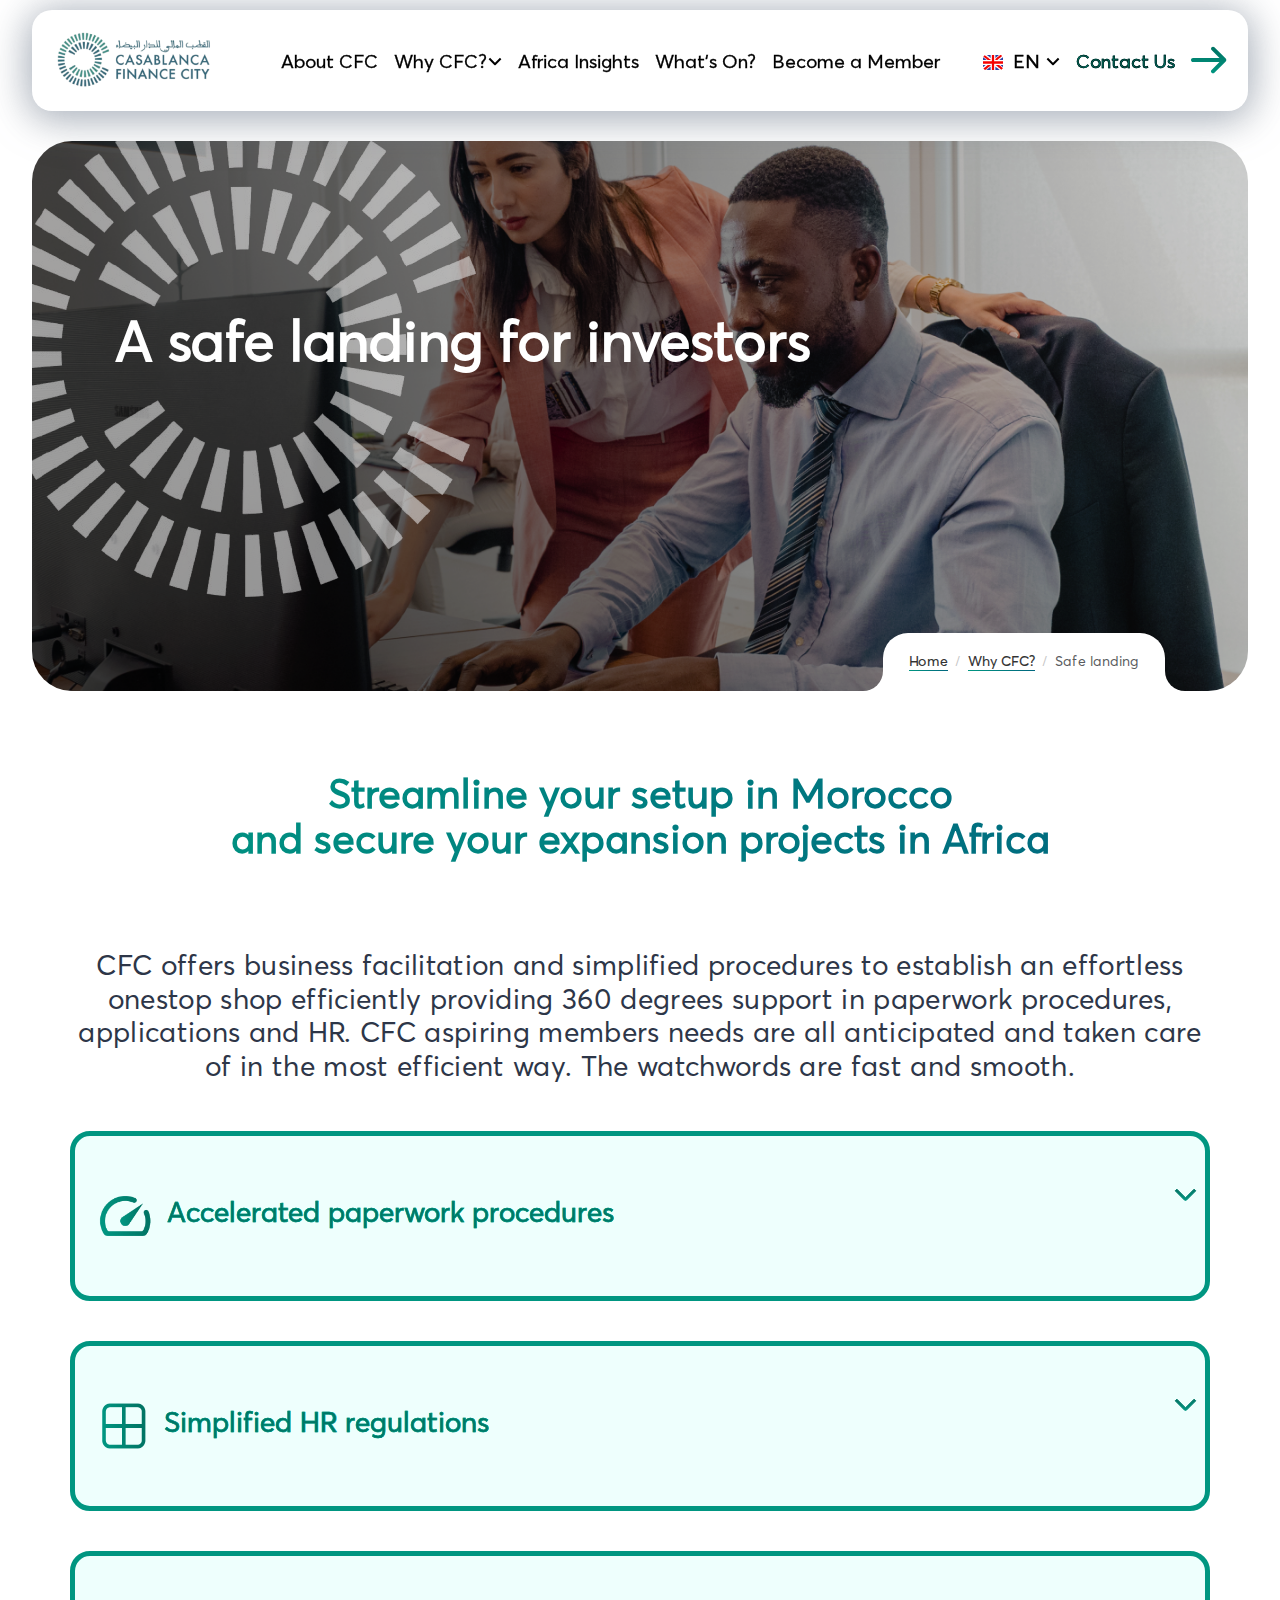
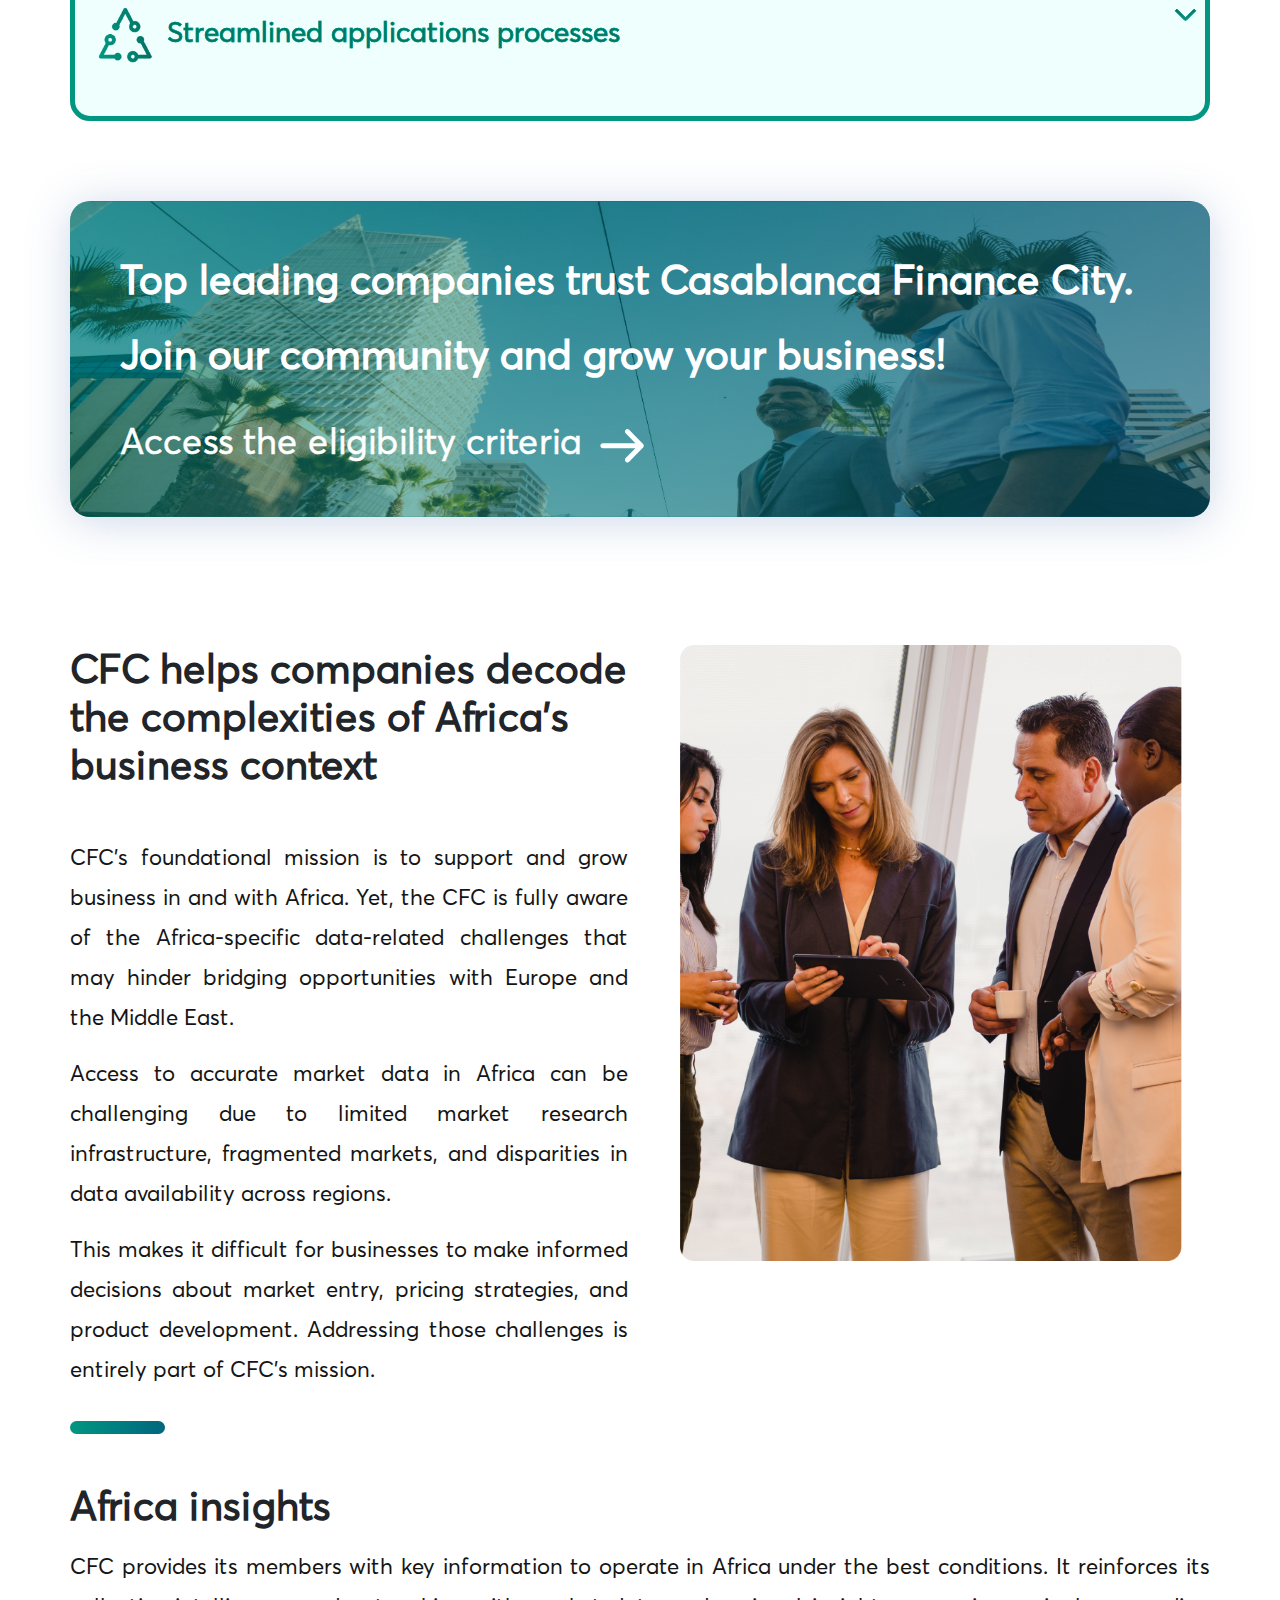
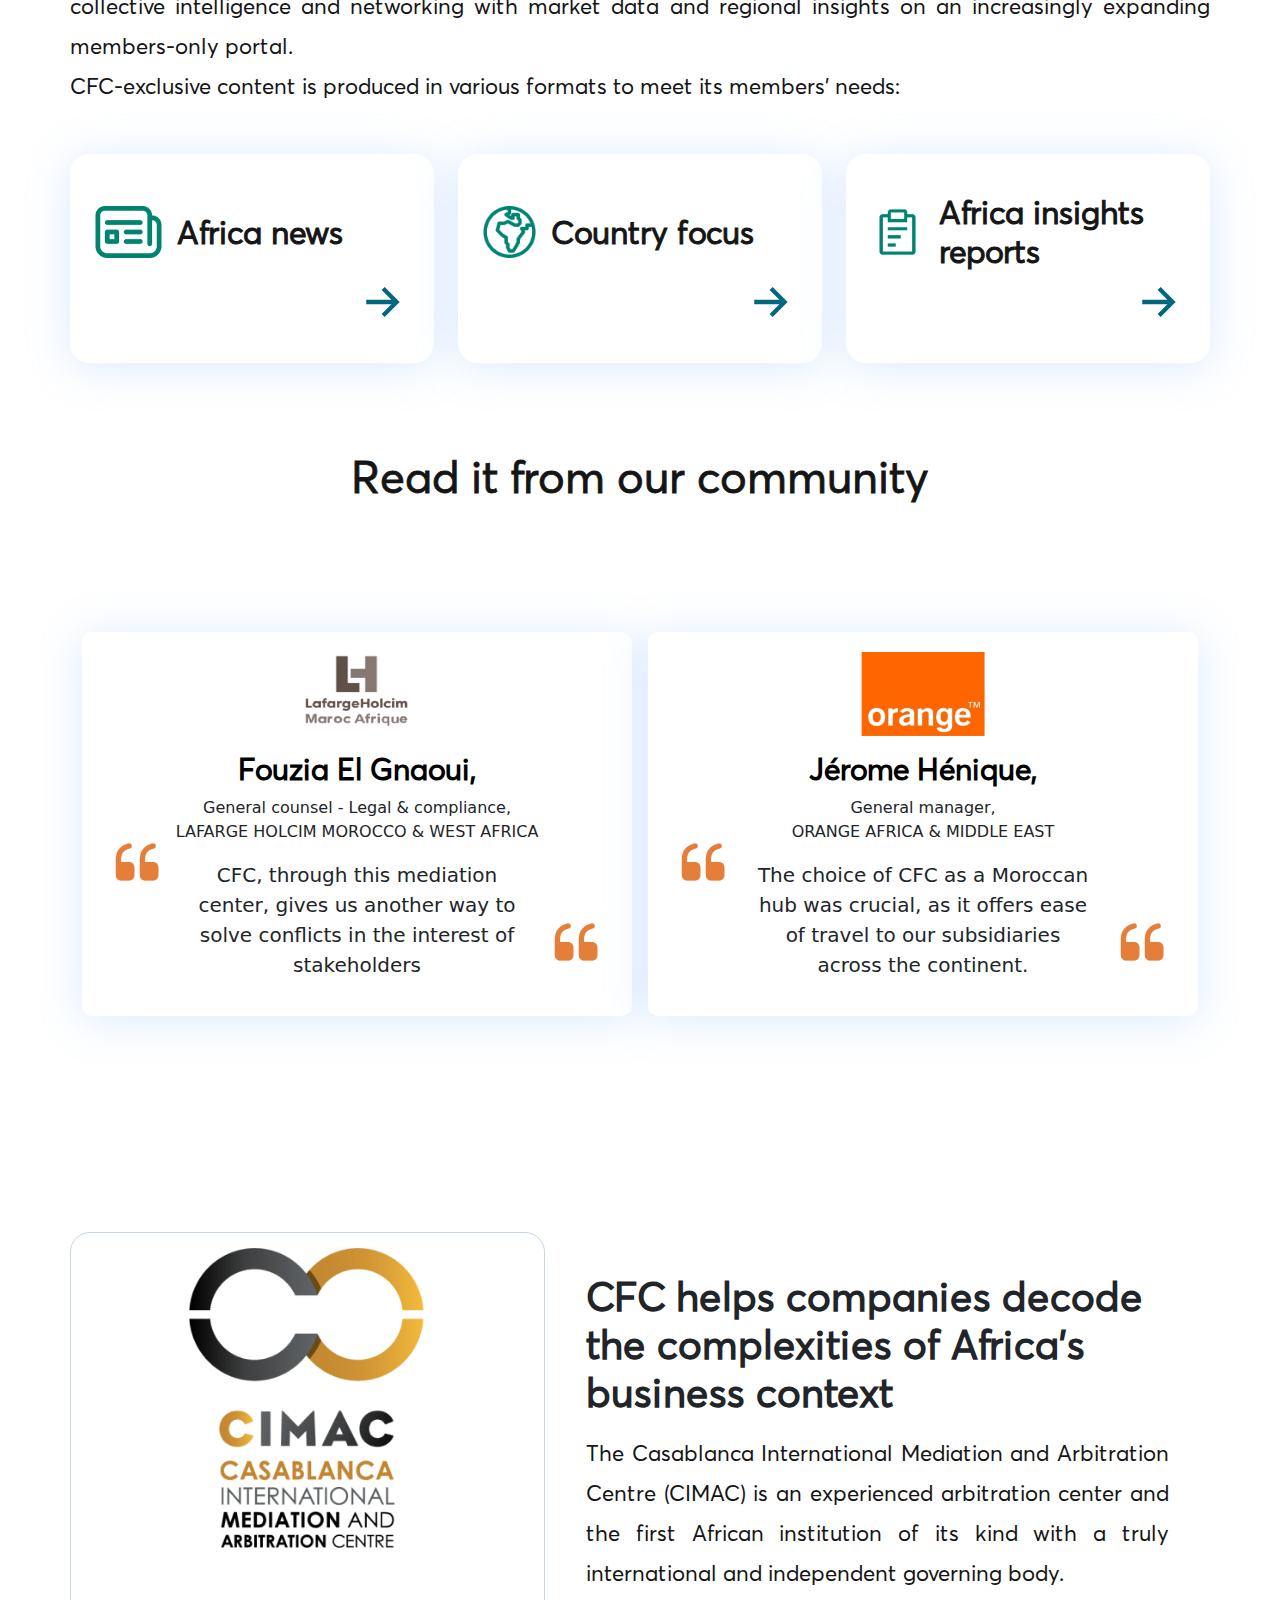
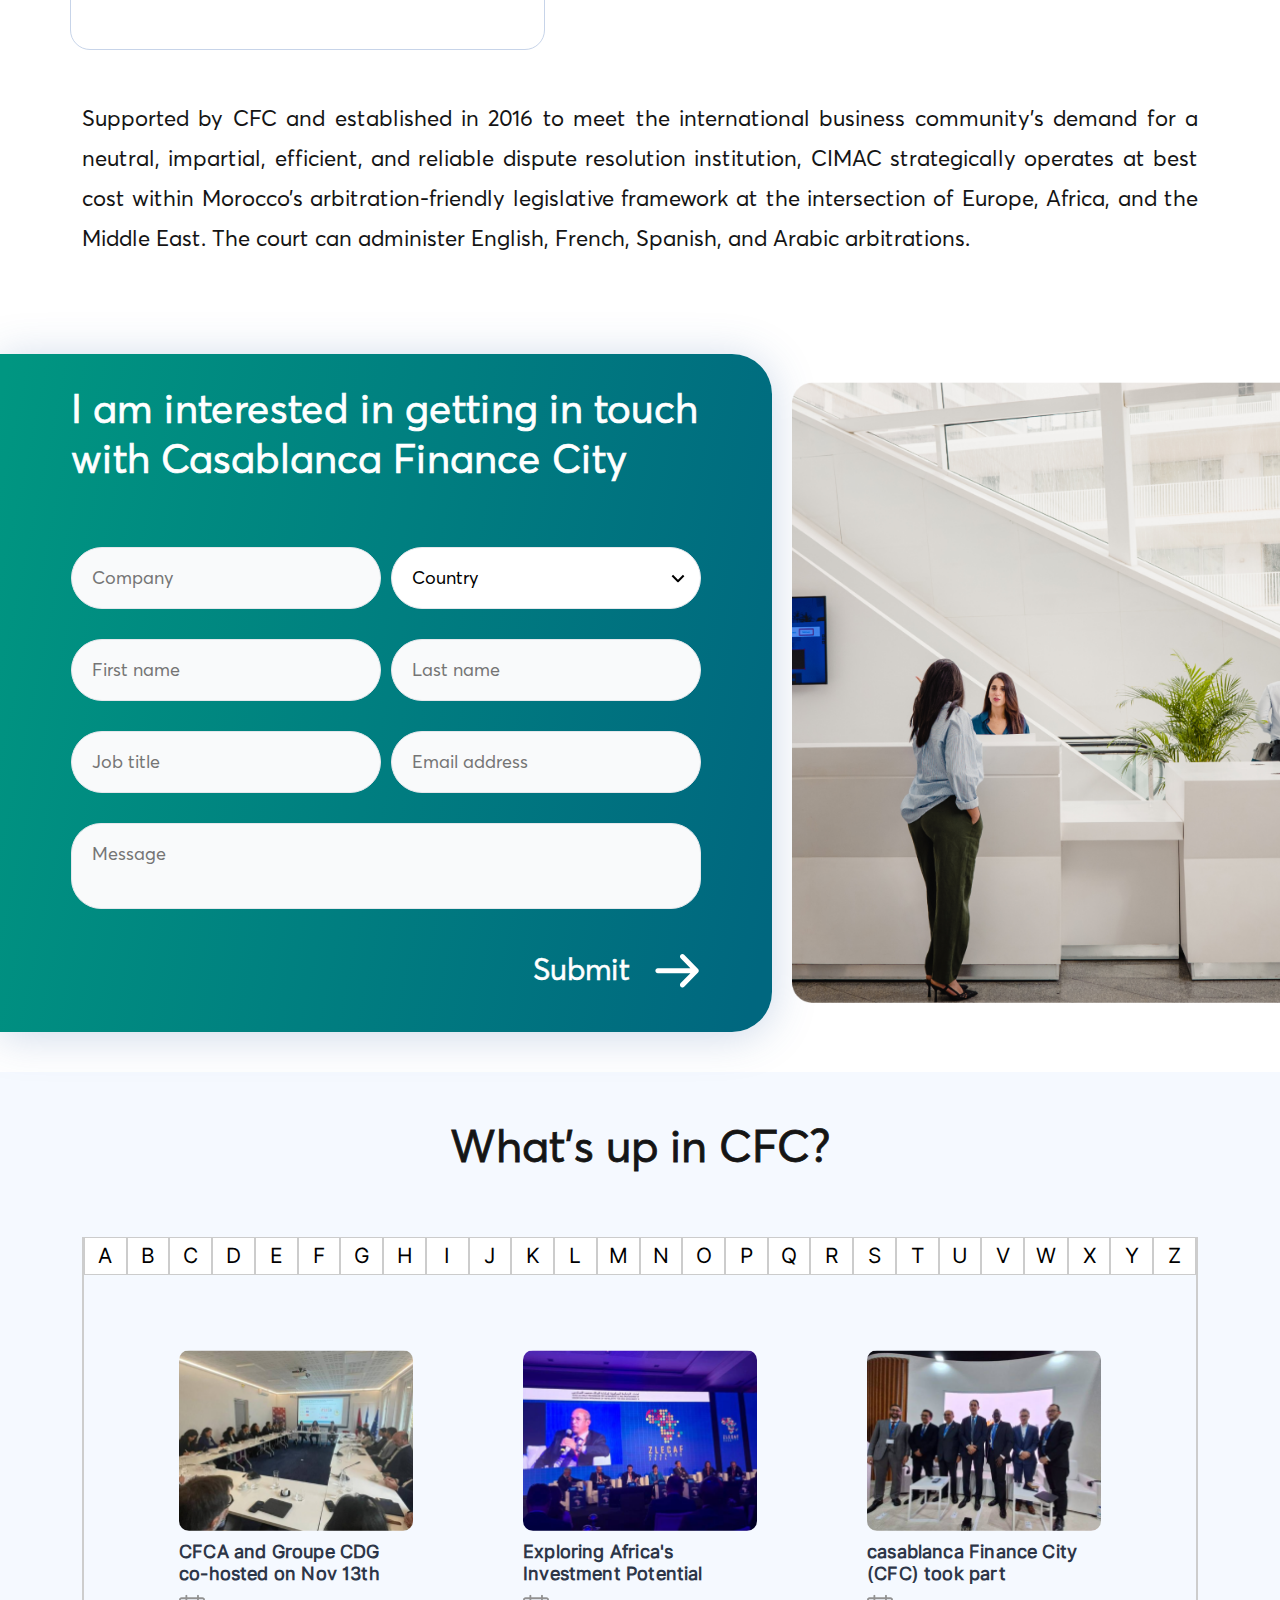
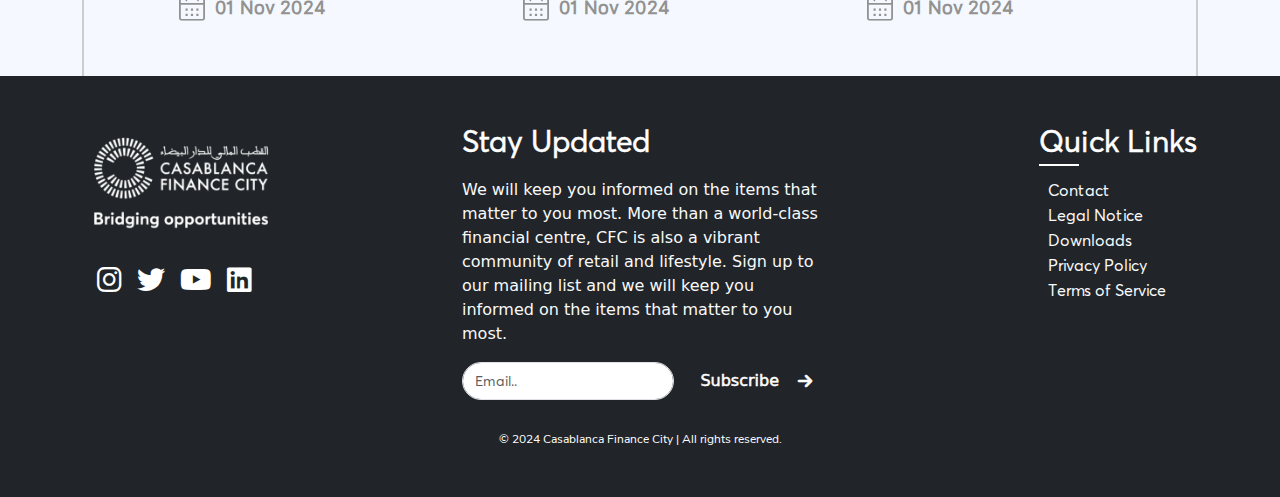
<file: Safe landing .html>
<!DOCTYPE html>
<html lang="en">

<head>
  <meta charset="UTF-8" />
  <meta name="viewport" content="width=device-width, initial-scale=1.0" />
  <title>MAROC</title>

  <!-- Font Awesome CSS -->
  <link rel="stylesheet" href="./assets/css/all.min.css" />
  <!-- Font Awesome CSS -->
  <link rel="stylesheet" href="./assets/css/ayoub.css" />
  <!-- Bootstrap CSS -->
  <link rel="stylesheet" href="./assets/css/bootstrap.min.css" />

  <!-- Owl Carousel CSS -->
  <link rel="stylesheet" href="./assets/css/owl.carousel.min.css" />
  <link rel="stylesheet" href="./assets/css/owl.theme.default.min.css" />

  <!-- AOS CSS -->
  <link rel="stylesheet" href="./assets/css/aos.css" />

  <!-- slick CSS -->
  <link rel="stylesheet" href="./assets/css/slick.css" />

  <!-- Custom CSS -->
  <link rel="stylesheet" href="./assets/css/style.css" />

  <!-- responsive CSS -->
  <link rel="stylesheet" href="./assets/css/responsive.css" />

  <!-- Responsive CSS -->
  <!-- <link rel="stylesheet" href="./assets/css/responsive.css" /> -->
</head>

<body>
  <!-- Preloader -->

  <!-- <div class="preloader"></div> -->

  <!-- Scrolle Top -->
  <!-- 
		  <button class="back-to-top" type="button"></button> -->

  <!-- Start.Header -->

  <!-- Header Section -->
  <header class="bg-white shadow-sm header--menu" data-sticky-class="is-sticky">
    <nav class="navbar navbar-expand-lg navbar-light container">
      <a class="navbar-brand" href="#">
        <img src="./assets/images/Logo.png" alt="CFC Logo">
      </a>
      <button class="navbar-toggler" type="button" data-bs-toggle="collapse" data-bs-target="#navbarNav"
        aria-controls="navbarNav" aria-expanded="false" aria-label="Toggle navigation">
        <span class="navbar-toggler-icon"></span>
      </button>
      <div class="collapse navbar-collapse" id="navbarNav">
        <ul class="navbar-nav ms-auto">
          <li class="nav-item">
            <a class="nav-link" href="/About.html">About CFC</a>
          </li>
          <li class="nav-item dropdown">
            <a class="nav-link dropdown-toggle" href="#" id="whyCfcDropdown" role="button" data-bs-toggle="dropdown"
              aria-expanded="false">Why CFC?</a>
            <ul class="dropdown-menu" aria-labelledby="whyCfcDropdown">
              <li><a class="dropdown-item" href="/Doing businesss.html">Doing business at best cost</a></li>
              <li><a class="dropdown-item" href="/Safe landing .html">Safe landing</a></li>
              <li><a class="dropdown-item" href="/Effortless-business-connections.html">Effortless business connections</a></li>
            </ul>
          </li>
          <li class="nav-item">
            <a class="nav-link" href="/africa_insights.html">Africa Insights</a>
          </li>
          <li class="nav-item">
            <a class="nav-link" href="#">What's On?</a>
          </li>
          <li class="nav-item">
            <a class="nav-link" href="#">Become a Member</a>
          </li>
          <!-- Multi-language Selector -->

        </ul>
        <ul class="multi--select">
          <li class="nav-item dropdown">
            <!-- <a class="nav-link dropdown-toggle" href="#" id="languageDropdown" role="button" data-bs-toggle="dropdown"
              aria-expanded="false">
              <i class="fas fa-globe"></i> EN
            </a>
            <ul class="dropdown-menu" aria-labelledby="languageDropdown">
              <li><a class="dropdown-item" href="#">EN - English</a></li>
              <li><a class="dropdown-item" href="#">FR - Français</a></li>
              <li><a class="dropdown-item" href="#">AR - العربية</a></li>
            </ul> -->
            <a class="nav-link dropdown-toggle" href="#" id="languageDropdown" role="button" data-bs-toggle="dropdown"
              aria-expanded="false">
              <img src="./assets/images/en.png" alt="English Flag"
                style="width: 20px; height: 15px; margin-right: 5px;">
              EN
            </a>
            <ul class="dropdown-menu" aria-labelledby="languageDropdown">
              <li>
                <a class="dropdown-item" href="#">
                  <img src="./assets/images/fr.png" alt="French Flag"
                    style="width: 20px; height: 15px; margin-right: 5px;"> FR
                </a>
              </li>
              <li>
                <a class="dropdown-item" href="#">
                  <img src="./assets/images/ar.png" alt="Arabic Flag"
                    style="width: 20px; height: 15px; margin-right: 5px;"> AR
                </a>
              </li>
            </ul>
          </li>
          <!-- Contact Us Button -->
          <li class="nav-item">
            <a class="" href="/index.html#contact---us">
              Contact Us<svg xmlns="http://www.w3.org/2000/svg" width="48" height="48" viewBox="0 0 48 48" fill="none">
                <g clip-path="url(#clip0_4948_4128)">
                  <path
                    d="M40.7279 22.5873C41.1028 22.9623 41.3135 23.4709 41.3135 24.0013C41.3135 24.5316 41.1028 25.0402 40.7279 25.4153L29.4139 36.7293C29.2294 36.9203 29.0087 37.0727 28.7647 37.1775C28.5207 37.2823 28.2583 37.3375 27.9927 37.3398C27.7271 37.3421 27.4638 37.2915 27.218 37.1909C26.9722 37.0903 26.7489 36.9418 26.5611 36.7541C26.3733 36.5663 26.2248 36.343 26.1243 36.0972C26.0237 35.8514 25.9731 35.588 25.9754 35.3225C25.9777 35.0569 26.0329 34.7945 26.1377 34.5505C26.2425 34.3065 26.3949 34.0858 26.5859 33.9013L34.4859 26.0013H7.9999C7.46947 26.0013 6.96076 25.7906 6.58569 25.4155C6.21062 25.0404 5.9999 24.5317 5.9999 24.0013C5.9999 23.4708 6.21062 22.9621 6.58569 22.5871C6.96076 22.212 7.46947 22.0013 7.9999 22.0013H34.4859L26.5859 14.1013C26.2216 13.7241 26.02 13.2189 26.0246 12.6945C26.0291 12.1701 26.2395 11.6684 26.6103 11.2976C26.9811 10.9268 27.4827 10.7165 28.0071 10.7119C28.5315 10.7074 29.0367 10.9089 29.4139 11.2733L40.7279 22.5873Z"
                    fill="url(#paint0_linear_4948_4128)" />
                </g>
                <defs>
                  <linearGradient id="paint0_linear_4948_4128" x1="23.6567" y1="37.3398" x2="25.6881" y2="13.0491"
                    gradientUnits="userSpaceOnUse">
                    <stop stop-color="#009681" />
                    <stop offset="1" stop-color="#007565" />
                  </linearGradient>
                  <clipPath id="clip0_4948_4128">
                    <rect width="48" height="48" fill="white" transform="matrix(0 -1 -1 0 48 48)" />
                  </clipPath>
                </defs>
              </svg>
            </a>
          </li>
        </ul>
      </div>
    </nav>
  </header>

  <!-- Slider Section -->
  <section class="slider container-fluid" id="banner-title">
    <div class="slider-overlay"></div>
    <!-- <iframe class="slider-video"
			      src="https://www.youtube.com/embed/f97OGCef0FE?autoplay=1&mute=1&loop=1&playlist=f97OGCef0FE" frameborder="0"
			      allow="autoplay; encrypted-media" allowfullscreen>
			    </iframe> -->
    <img class="slider-video" src="./assets/images/landing.png" />

    <div class="slider-content">
      <h2 class="display-4 fw-bold">A safe landing for investors</h2>
    </div>
    <div class="icon--banner-after">
      <img class="slider-img--icon" src="./assets/images/icon--banner.png" />
    </div>
    <div class="breadcrumb-container">
      <nav aria-label="breadcrumb">
        <ol class="breadcrumb">
          <li class="breadcrumb-item"><a href="#">Home</a></li>
          <li class="breadcrumb-item active" aria-current="page"><a href="#">Why CFC?</a></li>
          <li class="breadcrumb-item active" aria-current="page">Safe landing</li>
        </ol>
      </nav>
    </div>
  </section>

  <section class="investment african_insights african_pioneer">
    <div class="container">
      <div class="title-primary-sc mb-3">
        <h2 id="textvert">
          Streamline your setup in Morocco
          <br />
          and secure your expansion projects in Africa
        </h2>
        <div class="mt-5 paragraph--african_insights">
          <p class="font-weight-normal">
            CFC offers business facilitation and simplified procedures to
            establish an effortless onestop shop efficiently providing 360
            degrees support in paperwork procedures, applications and HR. CFC
            aspiring members needs are all anticipated and taken care of in
            the most efficient way. The watchwords are fast and smooth.
          </p>
        </div>
      </div>
      <div class="row mt-5">
        <div class="accordion" id="acc-card-3-column">
          <div class="card">
            <div class="card-header">
              <div class="icon-african_pioneericon--card">
                <img src="./assets/images/paperwork.png" />
                <h3>Accelerated paperwork procedures</h3>
                <div class="icon--african_pioneer">
                  <svg xmlns="http://www.w3.org/2000/svg" width="39" height="20" viewbox="0 0 39 20" fill="none">
                    <g clip-path="url(#clip0_4954_2132)">
                      <path
                        d="M28.0821 4.16161L29.7604 5.84153L20.6135 14.9916C20.467 15.1391 20.2927 15.2562 20.1007 15.336C19.9087 15.4159 19.7028 15.457 19.4949 15.457C19.287 15.457 19.0811 15.4159 18.8891 15.336C18.6971 15.2562 18.5228 15.1391 18.3763 14.9916L9.22461 5.84153L10.9029 4.16319L19.4925 12.7512L28.0821 4.16161Z"
                        fill="url(#paint0_linear_4954_2132)" stroke="url(#paint1_linear_4954_2132)"></path>
                    </g>
                    <defs>
                      <linearGradient id="paint0_linear_4954_2132" x1="19.4925" y1="15.457" x2="18.8619" y2="5.11947"
                        gradientunits="userSpaceOnUse">
                        <stop stop-color="#009681"></stop>
                        <stop offset="1" stop-color="#007565"></stop>
                      </linearGradient>
                      <linearGradient id="paint1_linear_4954_2132" x1="19.4925" y1="15.457" x2="18.8619" y2="5.11947"
                        gradientunits="userSpaceOnUse">
                        <stop stop-color="#009681"></stop>
                        <stop offset="1" stop-color="#007565"></stop>
                      </linearGradient>
                      <clipPath id="clip0_4954_2132">
                        <rect width="19" height="38" fill="white" transform="matrix(0 1 -1 0 38.5 0.277344)"></rect>
                      </clipPath>
                    </defs>
                  </svg>
                </div>
              </div>
            </div>
            <div class="card-body" style="display: none">
              <ul>
                <li>
                  2 days to set up companies.
                  
                </li>
                <li>
                  2 days to receive a work permit.
                 
                </li>
                <li>
                  1 day to receive a business visa.
                 
                </li>
                <li>
                  10 days to complete residency permit application.
                  
                </li>
                <li>
                  2 days to receive a receipt that allows the applicant to act as a resident.
                </li>
              </ul>
            </div>
          </div>

          <div class="card">
            <div class="card-header">
              <div class="icon-african_pioneericon--card">
                <img src="./assets/images/hr.png" />
                <h3>Simplified HR regulations</h3>
                <div class="icon--african_pioneer">
                  <svg xmlns="http://www.w3.org/2000/svg" width="39" height="20" viewbox="0 0 39 20" fill="none">
                    <g clip-path="url(#clip0_4954_2132)">
                      <path
                        d="M28.0821 4.16161L29.7604 5.84153L20.6135 14.9916C20.467 15.1391 20.2927 15.2562 20.1007 15.336C19.9087 15.4159 19.7028 15.457 19.4949 15.457C19.287 15.457 19.0811 15.4159 18.8891 15.336C18.6971 15.2562 18.5228 15.1391 18.3763 14.9916L9.22461 5.84153L10.9029 4.16319L19.4925 12.7512L28.0821 4.16161Z"
                        fill="url(#paint0_linear_4954_2132)" stroke="url(#paint1_linear_4954_2132)"></path>
                    </g>
                    <defs>
                      <linearGradient id="paint0_linear_4954_2132" x1="19.4925" y1="15.457" x2="18.8619" y2="5.11947"
                        gradientunits="userSpaceOnUse">
                        <stop stop-color="#009681"></stop>
                        <stop offset="1" stop-color="#007565"></stop>
                      </linearGradient>
                      <linearGradient id="paint1_linear_4954_2132" x1="19.4925" y1="15.457" x2="18.8619" y2="5.11947"
                        gradientunits="userSpaceOnUse">
                        <stop stop-color="#009681"></stop>
                        <stop offset="1" stop-color="#007565"></stop>
                      </linearGradient>
                      <clipPath id="clip0_4954_2132">
                        <rect width="19" height="38" fill="white" transform="matrix(0 1 -1 0 38.5 0.277344)"></rect>
                      </clipPath>
                    </defs>
                  </svg>
                </div>
              </div>
            </div>
            <div class="card-body">
              <p>CFCs Taechir service speeds up the process of foreign work permits:</p> 
              <ul>
                <li>
                  2 days to obtain foreign employment contracts.
                </li>
                <li>  
                  2 weeks to receive residence permits.
                 </li>
              <li>
                 1 day for business visa applications.
              </li>


              </ul>

            </div>
          </div>
          <div class="card">
            <div class="card-header">
              <div class="icon-african_pioneericon--card">
                <img src="./assets/images/carbon_process.png" />

                <h3>Streamlined applications processes</h3>
                <div class="icon--african_pioneer">
                  <svg xmlns="http://www.w3.org/2000/svg" width="39" height="20" viewbox="0 0 39 20" fill="none">
                    <g clip-path="url(#clip0_4954_2132)">
                      <path
                        d="M28.0821 4.16161L29.7604 5.84153L20.6135 14.9916C20.467 15.1391 20.2927 15.2562 20.1007 15.336C19.9087 15.4159 19.7028 15.457 19.4949 15.457C19.287 15.457 19.0811 15.4159 18.8891 15.336C18.6971 15.2562 18.5228 15.1391 18.3763 14.9916L9.22461 5.84153L10.9029 4.16319L19.4925 12.7512L28.0821 4.16161Z"
                        fill="url(#paint0_linear_4954_2132)" stroke="url(#paint1_linear_4954_2132)"></path>
                    </g>
                    <defs>
                      <linearGradient id="paint0_linear_4954_2132" x1="19.4925" y1="15.457" x2="18.8619" y2="5.11947"
                        gradientunits="userSpaceOnUse">
                        <stop stop-color="#009681"></stop>
                        <stop offset="1" stop-color="#007565"></stop>
                      </linearGradient>
                      <linearGradient id="paint1_linear_4954_2132" x1="19.4925" y1="15.457" x2="18.8619" y2="5.11947"
                        gradientunits="userSpaceOnUse">
                        <stop stop-color="#009681"></stop>
                        <stop offset="1" stop-color="#007565"></stop>
                      </linearGradient>
                      <clipPath id="clip0_4954_2132">
                        <rect width="19" height="38" fill="white" transform="matrix(0 1 -1 0 38.5 0.277344)"></rect>
                      </clipPath>
                    </defs>
                  </svg>
                </div>
              </div>
            </div>
            <div class="card-body">
              <ul>
                <li>
                  All applications can be conducted directly at CFC
                  headquarters.
                </li>
                <li>
                  Document remote notarization and certification, exclusively
                  available at CFC.
                </li>
                <li>
                  Consolidated form for Financial institutions that combines
                  both CFC status and licensing applications.
                </li>
                <li>
                  Members are not required to certify the absence of national
                  candidates for open roles.
                </li>
                <li>
                  Financial institutions can receive their license through a
                  consolidated form that allows both CFC status and license
                  with outsourced legalization of signatures service on
                  foreign employment contracts.
                </li>
              </ul>
            </div>
          </div>
          <!-- Add more cards as needed -->
        </div>
      </div>
    </div>
  </section>

  <section class="banner_status">
    <div class="container">
      <div class="row">
        <div class="banner_status_img">
          <img src="./assets/images/banner-bs.png" />
          <div>
            <h2 class="bannertext">Top leading companies trust Casablanca Finance City.
              <br /> Join our community and grow your business!
            </h2>
            <a class="" href="#">
              <span>Access the eligibility criteria</span>
              <svg xmlns="http://www.w3.org/2000/svg" width="59" height="61" viewbox="0 0 59 61" fill="none">
                <g clip-path="url(#clip0_4572_16618)">
                  <path
                    d="M50.0615 28.9499C50.5223 29.4187 50.7812 30.0545 50.7812 30.7174C50.7812 31.3803 50.5223 32.0161 50.0615 32.4849L36.1547 46.6274C35.9279 46.8662 35.6567 47.0566 35.3567 47.1877C35.0568 47.3187 34.7342 47.3876 34.4078 47.3905C34.0814 47.3934 33.7577 47.3302 33.4556 47.2045C33.1534 47.0788 32.879 46.8931 32.6481 46.6584C32.4173 46.4237 32.2348 46.1445 32.1112 45.8373C31.9876 45.53 31.9254 45.2008 31.9282 44.8689C31.931 44.537 31.9989 44.2089 32.1277 43.9039C32.2565 43.5989 32.4438 43.323 32.6786 43.0924L42.389 33.2174H9.83332C9.18133 33.2174 8.55604 32.954 8.09501 32.4852C7.63399 32.0163 7.37498 31.3804 7.37498 30.7174C7.37498 30.0544 7.63399 29.4185 8.09501 28.9496C8.55604 28.4808 9.18133 28.2174 9.83332 28.2174L42.389 28.2174L32.6786 18.3424C32.2308 17.8709 31.983 17.2394 31.9886 16.5839C31.9942 15.9284 32.2528 15.3014 32.7086 14.8379C33.1644 14.3743 33.7809 14.1114 34.4255 14.1057C35.0701 14.1 35.691 14.352 36.1547 14.8074L50.0615 28.9499Z"
                    fill="white"></path>
                </g>
                <defs>
                  <clipPath id="clip0_4572_16618">
                    <rect width="60" height="59" fill="white" transform="matrix(0 -1 -1 0 59 60.7188)"></rect>
                  </clipPath>
                </defs>
              </svg>
            </a>
          </div>
        </div>
      </div>
    </div>
  </section>

  <section class="investment african_insights">
    <div class="container">
      <div class="row mt-5">
        <div class="col-md-6">
          <h1 class="text-start">
            <b>CFC helps companies decode the complexities of Africa's
              business context</b>
          </h1>
          <p class="para-help mt-5">
            CFC's foundational mission is to support and grow business in and
            with Africa. Yet, the CFC is fully aware of the Africa-specific
            data-related challenges that may hinder bridging opportunities
            with Europe and the Middle East.<br />
          </p>
          <p class="para-help">
            Access to accurate market data in Africa can be challenging due to
            limited market research infrastructure, fragmented markets, and
            disparities in data availability across regions.<br />
          </p>
          <p class="para-help">
            This makes it difficult for businesses to make informed decisions
            about market entry, pricing strategies, and product development.
            Addressing those challenges is entirely part of CFC's mission.
          </p>
        </div>
        <div class="col-md-6">
          <img src="./assets/images/helps.png" width="90%" />
        </div>
      </div>
      <div class="rectangle mt-3"></div>
      <h1 class="text-start mt-5"><b>Africa insights</b></h1>
      <p class="para-help mt-3">CFC provides its members with key information to operate in Africa under the best conditions. It reinforces its collective intelligence and networking with market data and regional insights on an increasingly expanding members-only portal.
        <br> CFC-exclusive content is produced in various formats to meet its members' needs:
      </p>
      <div class="row mt-5">
        <div class="col-md-4">
          <div class="investment-box">
            <div class="wrapper-insight_icon">
              <img src="./assets/images/Vector.png" />
              <p>Africa news</p>
            </div>
            <svg xmlns="http://www.w3.org/2000/svg" width="53" height="52" viewbox="0 0 53 52" fill="none">
              <path
                d="M10.2505 28.1668H35.3535L25.6035 37.9168L28.6671 40.9805L43.6475 26.0001L28.6671 11.0198L25.6035 14.0835L35.3535 23.8335L10.2505 23.8335V28.1668Z"
                fill="#00677F"></path>
            </svg>
          </div>
        </div>
        <div class="col-md-4">
          <div class="investment-box">
            <div class="wrapper-insight_icon">
              <img src="./assets/images/teenyicons_globe-africa-outline.png" />
              <p>Country focus</p>
            </div>
            <svg xmlns="http://www.w3.org/2000/svg" width="53" height="52" viewbox="0 0 53 52" fill="none">
              <path
                d="M10.2505 28.1668H35.3535L25.6035 37.9168L28.6671 40.9805L43.6475 26.0001L28.6671 11.0198L25.6035 14.0835L35.3535 23.8335L10.2505 23.8335V28.1668Z"
                fill="#00677F"></path>
            </svg>
          </div>
        </div>
        <div class="col-md-4">
          <div class="investment-box">
            <div class="wrapper-insight_icon">
              <img src="./assets/images/carbon_report.png" />
              <p>Africa insights reports</p>
            </div>
            <svg xmlns="http://www.w3.org/2000/svg" width="53" height="52" viewbox="0 0 53 52" fill="none">
              <path
                d="M10.2505 28.1668H35.3535L25.6035 37.9168L28.6671 40.9805L43.6475 26.0001L28.6671 11.0198L25.6035 14.0835L35.3535 23.8335L10.2505 23.8335V28.1668Z"
                fill="#00677F"></path>
            </svg>
          </div>
        </div>
      </div>
    </div>
  </section>

  <section>
    <div class="doing d-flex justify-content-center flex-column title-primary-sc mb-3">
      <h2 class="mb-3">Read it from our community</h2>
    </div>

    <div class="container py-5">
      <div class="row g-3">
        <!-- First Column -->
        <div class="col-md-6">
          <div class="custom-card card-doing">
            <div class="d-flex flex-column align-items-center justify-content-center text-center">
              <img src="./assets/images/lafarge.png" width="auto" />
              <h6 class="mt-3">
                <b>Fouzia El Gnaoui,</b>
              </h6>
              <p>
                General counsel - Legal & compliance,
                <br />
                LAFARGE HOLCIM MOROCCO & WEST AFRICA
              </p>
            </div>

            <div class="row g-3">
              <div class="col-md-2">
                <center>
                  <img class="quoteleft" src="./assets/images/quoteleft.png" alt="" />
                </center>
              </div>
              <div class="col-md-8">
                <p class="text-center text-quote">
                  CFC, through this mediation center, gives us another way to solve conflicts in the interest of stakeholders
                </p>
              </div>
              <div class="col-md-2">
                <center>
                  <img class="quoteright" src="./assets/images/quoteleft.png" alt="" />
                </center>
              </div>
            </div>
          </div>
        </div>
        <div class="col-md-6">
          <div class="custom-card card-doing">
            <div class="d-flex flex-column align-items-center justify-content-center text-center">
              <img src="./assets/images/orange2.png" width="auto" />
              <h6 class="mt-3">
                <b>Jérome Hénique,</b>
              </h6>
              <p>
                General manager, 
                <br />
                ORANGE AFRICA & MIDDLE EAST
              </p>
            </div>

            <div class="row g-3">
              <div class="col-md-2">
                <center>
                  <img class="quoteleft" src="./assets/images/quoteleft.png" alt="" />
                </center>
              </div>
              <div class="col-md-8">
                <p class="text-center text-quote">
                  The choice of CFC as a Moroccan hub was crucial, as it offers ease of travel to our subsidiaries across the continent.
                </p>
              </div>
              <div class="col-md-2">
                <center>
                  <img class="quoteright" src="./assets/images/quoteleft.png" alt="" />
                </center>
              </div>
            </div>
          </div>
        </div>
      </div>
    </div>
  </section>

  <section>
    <div class="container">
      <div class="row mt-5">
        <div class="col-md-5 cimac-image ">
          <div class="mx-auto d-block d-flex justify-content-cente text-center">
            <img class="mx-auto d-block" src="./assets/images/cimac.png" style="display: block;margin: 2%;width: 56%;">
          </div> 
        </div>
      <div class="col-md-7" style="padding: 41px;">
        <h1 class="text-start">
          <b>CFC helps companies decode the complexities of Africa's business context</b>
        </h1>
         
        <p class="para-help mt-3">
          The Casablanca International Mediation and Arbitration Centre (CIMAC) is an experienced arbitration center and the first African institution of its kind with a truly international and independent governing body.
        </p>
      </div>
      
      </div>
      <p class="para-help mt-5">Supported by CFC and established in 2016 to meet the international business community's demand for a neutral, impartial, efficient, and reliable dispute resolution institution, CIMAC strategically operates at best cost within Morocco’s arbitration-friendly legislative framework at the intersection of Europe, Africa, and the Middle East. The court can administer English, French, Spanish, and Arabic arbitrations.</p>
    </div>
  </section>



  <section class="contact---us" id="contact---us">
    <div class="contact-container">
      <!-- Left Form Section -->
      <div class="contact-form">
        <h3>
          I am interested in getting in touch with Casablanca Finance City
        </h3>
        <form>
          <div class="form-group">
            <input type="text" placeholder="Company" />
            <select>
              <option>Country</option>
              <option>Morocco</option>
              <option>USA</option>
              <option>France</option>
            </select>
          </div>
          <div class="form-group">
            <input type="text" placeholder="First name" />
            <input type="text" placeholder="Last name" />
          </div>
          <div class="form-group">
            <input type="text" placeholder="Job title" />
            <input type="email" placeholder="Email address" />
          </div>
          <textarea placeholder="Message"></textarea>
          <button type="submit">
            Submit<svg xmlns="http://www.w3.org/2000/svg" width="59" height="61" viewbox="0 0 59 61" fill="none">
              <g clip-path="url(#clip0_4572_16618)">
                <path
                  d="M50.0615 28.9499C50.5223 29.4187 50.7812 30.0545 50.7812 30.7174C50.7812 31.3803 50.5223 32.0161 50.0615 32.4849L36.1547 46.6274C35.9279 46.8662 35.6567 47.0566 35.3567 47.1877C35.0568 47.3187 34.7342 47.3876 34.4078 47.3905C34.0814 47.3934 33.7577 47.3302 33.4556 47.2045C33.1534 47.0788 32.879 46.8931 32.6481 46.6584C32.4173 46.4237 32.2348 46.1445 32.1112 45.8373C31.9876 45.53 31.9254 45.2008 31.9282 44.8689C31.931 44.537 31.9989 44.2089 32.1277 43.9039C32.2565 43.5989 32.4438 43.323 32.6786 43.0924L42.389 33.2174H9.83332C9.18133 33.2174 8.55604 32.954 8.09501 32.4852C7.63399 32.0163 7.37498 31.3804 7.37498 30.7174C7.37498 30.0544 7.63399 29.4185 8.09501 28.9496C8.55604 28.4808 9.18133 28.2174 9.83332 28.2174L42.389 28.2174L32.6786 18.3424C32.2308 17.8709 31.983 17.2394 31.9886 16.5839C31.9942 15.9284 32.2528 15.3014 32.7086 14.8379C33.1644 14.3743 33.7809 14.1114 34.4255 14.1057C35.0701 14.1 35.691 14.352 36.1547 14.8074L50.0615 28.9499Z"
                  fill="white"></path>
              </g>
              <defs>
                <clipPath id="clip0_4572_16618">
                  <rect width="60" height="59" fill="white" transform="matrix(0 -1 -1 0 59 60.7188)"></rect>
                </clipPath>
              </defs>
            </svg>
          </button>
        </form>
      </div>

      <!-- Right Image Section -->
      <div class="contact-image">
        <img src="./assets/images/contatc-img.png" alt="Office" />
      </div>
    </div>
  </section>
  <section class="section---filter-block">
    <div class="container">
      <div class="title-primary-sc mb-3">
        <h2>What’s up in CFC?</h2>
      </div>
      <div class="card---filter">
        <div class="filter" id="filter"><!-- Alphabet buttons will be dynamically generated here -->
        </div>

        <div class="articles" id="articles">
          <div class="article" data-title="CFCA and Groupe CDG co-hosted on Nov 13th">
            <div class="articles-img">
              <img src="./assets/images/image (2).png" alt="CFCA and Groupe CDG co-hosted on Nov 13th" />
            </div>
            <div class="article-title">
              CFCA and Groupe CDG co-hosted on Nov 13th
            </div>
            <div class="article-date">
              <svg xmlns="http://www.w3.org/2000/svg" width="26" height="27" viewbox="0 0 26 27" fill="none">
                <g clip-path="url(#clip0_4698_14065)">
                  <path
                    d="M7.3749 0.71875C7.61625 0.71875 7.84771 0.814625 8.01837 0.985283C8.18902 1.15594 8.2849 1.3874 8.2849 1.62875V3.33045H18.057V1.64045C18.057 1.3991 18.1529 1.16764 18.3235 0.996983C18.4942 0.826325 18.7257 0.73045 18.967 0.73045C19.2083 0.73045 19.4398 0.826325 19.6105 0.996983C19.7811 1.16764 19.877 1.3991 19.877 1.64045V3.33045H23.4C24.0893 3.33045 24.7505 3.6042 25.238 4.09151C25.7256 4.57883 25.9997 5.23981 26 5.92915V24.12C25.9997 24.8094 25.7256 25.4704 25.238 25.9577C24.7505 26.445 24.0893 26.7188 23.4 26.7188H2.6C1.91066 26.7188 1.24954 26.445 0.761982 25.9577C0.274425 25.4704 0.000344669 24.8094 0 24.12L0 5.92915C0.000344669 5.23981 0.274425 4.57883 0.761982 4.09151C1.24954 3.6042 1.91066 3.33045 2.6 3.33045H6.4649V1.62745C6.46524 1.38633 6.56127 1.1552 6.73189 0.984823C6.90251 0.814446 7.13378 0.71875 7.3749 0.71875ZM1.82 10.7833V24.12C1.82 24.2225 1.84018 24.3239 1.87937 24.4185C1.91857 24.5132 1.97603 24.5992 2.04846 24.6716C2.12089 24.744 2.20687 24.8015 2.30151 24.8407C2.39614 24.8799 2.49757 24.9 2.6 24.9H23.4C23.5024 24.9 23.6039 24.8799 23.6985 24.8407C23.7931 24.8015 23.8791 24.744 23.9515 24.6716C24.024 24.5992 24.0814 24.5132 24.1206 24.4185C24.1598 24.3239 24.18 24.2225 24.18 24.12V10.8015L1.82 10.7833ZM8.6671 19.7234V21.8892H6.5V19.7234H8.6671ZM14.0829 19.7234V21.8892H11.9171V19.7234H14.0829ZM19.5 19.7234V21.8892H17.3329V19.7234H19.5ZM8.6671 14.5533V16.7191H6.5V14.5533H8.6671ZM14.0829 14.5533V16.7191H11.9171V14.5533H14.0829ZM19.5 14.5533V16.7191H17.3329V14.5533H19.5ZM6.4649 5.14915H2.6C2.49757 5.14915 2.39614 5.16932 2.30151 5.20852C2.20687 5.24772 2.12089 5.30518 2.04846 5.37761C1.97603 5.45004 1.91857 5.53602 1.87937 5.63066C1.84018 5.72529 1.82 5.82672 1.82 5.92915V8.96465L24.18 8.98285V5.92915C24.18 5.82672 24.1598 5.72529 24.1206 5.63066C24.0814 5.53602 24.024 5.45004 23.9515 5.37761C23.8791 5.30518 23.7931 5.24772 23.6985 5.20852C23.6039 5.16932 23.5024 5.14915 23.4 5.14915H19.877V6.35685C19.877 6.5982 19.7811 6.82966 19.6105 7.00032C19.4398 7.17098 19.2083 7.26685 18.967 7.26685C18.7257 7.26685 18.4942 7.17098 18.3235 7.00032C18.1529 6.82966 18.057 6.5982 18.057 6.35685V5.14915H8.2849V6.34515C8.2849 6.5865 8.18902 6.81796 8.01837 6.98862C7.84771 7.15928 7.61625 7.25515 7.3749 7.25515C7.13355 7.25515 6.90209 7.15928 6.73143 6.98862C6.56077 6.81796 6.4649 6.5865 6.4649 6.34515V5.14915Z"
                    fill="#929292" />
                </g>
                <defs>
                  <clipPath id="clip0_4698_14065">
                    <rect width="26" height="26" fill="white" transform="translate(0 0.71875)" />
                  </clipPath>
                </defs>
              </svg>01 Nov 2024
            </div>
          </div>
          <div class="article" data-title="Exploring Africa's Investment Potential">
            <div class="articles-img">
              <img src="./assets/images/image (1).png" alt="Exploring Africa's Investment Potential" />
            </div>
            <div class="article-title">
              Exploring Africa's Investment Potential
            </div>
            <div class="article-date">
              <svg xmlns="http://www.w3.org/2000/svg" width="26" height="27" viewbox="0 0 26 27" fill="none">
                <g clip-path="url(#clip0_4698_14065)">
                  <path
                    d="M7.3749 0.71875C7.61625 0.71875 7.84771 0.814625 8.01837 0.985283C8.18902 1.15594 8.2849 1.3874 8.2849 1.62875V3.33045H18.057V1.64045C18.057 1.3991 18.1529 1.16764 18.3235 0.996983C18.4942 0.826325 18.7257 0.73045 18.967 0.73045C19.2083 0.73045 19.4398 0.826325 19.6105 0.996983C19.7811 1.16764 19.877 1.3991 19.877 1.64045V3.33045H23.4C24.0893 3.33045 24.7505 3.6042 25.238 4.09151C25.7256 4.57883 25.9997 5.23981 26 5.92915V24.12C25.9997 24.8094 25.7256 25.4704 25.238 25.9577C24.7505 26.445 24.0893 26.7188 23.4 26.7188H2.6C1.91066 26.7188 1.24954 26.445 0.761982 25.9577C0.274425 25.4704 0.000344669 24.8094 0 24.12L0 5.92915C0.000344669 5.23981 0.274425 4.57883 0.761982 4.09151C1.24954 3.6042 1.91066 3.33045 2.6 3.33045H6.4649V1.62745C6.46524 1.38633 6.56127 1.1552 6.73189 0.984823C6.90251 0.814446 7.13378 0.71875 7.3749 0.71875ZM1.82 10.7833V24.12C1.82 24.2225 1.84018 24.3239 1.87937 24.4185C1.91857 24.5132 1.97603 24.5992 2.04846 24.6716C2.12089 24.744 2.20687 24.8015 2.30151 24.8407C2.39614 24.8799 2.49757 24.9 2.6 24.9H23.4C23.5024 24.9 23.6039 24.8799 23.6985 24.8407C23.7931 24.8015 23.8791 24.744 23.9515 24.6716C24.024 24.5992 24.0814 24.5132 24.1206 24.4185C24.1598 24.3239 24.18 24.2225 24.18 24.12V10.8015L1.82 10.7833ZM8.6671 19.7234V21.8892H6.5V19.7234H8.6671ZM14.0829 19.7234V21.8892H11.9171V19.7234H14.0829ZM19.5 19.7234V21.8892H17.3329V19.7234H19.5ZM8.6671 14.5533V16.7191H6.5V14.5533H8.6671ZM14.0829 14.5533V16.7191H11.9171V14.5533H14.0829ZM19.5 14.5533V16.7191H17.3329V14.5533H19.5ZM6.4649 5.14915H2.6C2.49757 5.14915 2.39614 5.16932 2.30151 5.20852C2.20687 5.24772 2.12089 5.30518 2.04846 5.37761C1.97603 5.45004 1.91857 5.53602 1.87937 5.63066C1.84018 5.72529 1.82 5.82672 1.82 5.92915V8.96465L24.18 8.98285V5.92915C24.18 5.82672 24.1598 5.72529 24.1206 5.63066C24.0814 5.53602 24.024 5.45004 23.9515 5.37761C23.8791 5.30518 23.7931 5.24772 23.6985 5.20852C23.6039 5.16932 23.5024 5.14915 23.4 5.14915H19.877V6.35685C19.877 6.5982 19.7811 6.82966 19.6105 7.00032C19.4398 7.17098 19.2083 7.26685 18.967 7.26685C18.7257 7.26685 18.4942 7.17098 18.3235 7.00032C18.1529 6.82966 18.057 6.5982 18.057 6.35685V5.14915H8.2849V6.34515C8.2849 6.5865 8.18902 6.81796 8.01837 6.98862C7.84771 7.15928 7.61625 7.25515 7.3749 7.25515C7.13355 7.25515 6.90209 7.15928 6.73143 6.98862C6.56077 6.81796 6.4649 6.5865 6.4649 6.34515V5.14915Z"
                    fill="#929292" />
                </g>
                <defs>
                  <clipPath id="clip0_4698_14065">
                    <rect width="26" height="26" fill="white" transform="translate(0 0.71875)" />
                  </clipPath>
                </defs>
              </svg>01 Nov 2024
            </div>
          </div>
          <div class="article" data-title="Casablanca Finance City (CFC) took part">
            <div class="articles-img">
              <img src="./assets/images/image.png" alt="Casablanca Finance City (CFC) took part" />
            </div>
            <div class="article-title">
              casablanca Finance City (CFC) took part
            </div>
            <div class="article-date">
              <svg xmlns="http://www.w3.org/2000/svg" width="26" height="27" viewbox="0 0 26 27" fill="none">
                <g clip-path="url(#clip0_4698_14065)">
                  <path
                    d="M7.3749 0.71875C7.61625 0.71875 7.84771 0.814625 8.01837 0.985283C8.18902 1.15594 8.2849 1.3874 8.2849 1.62875V3.33045H18.057V1.64045C18.057 1.3991 18.1529 1.16764 18.3235 0.996983C18.4942 0.826325 18.7257 0.73045 18.967 0.73045C19.2083 0.73045 19.4398 0.826325 19.6105 0.996983C19.7811 1.16764 19.877 1.3991 19.877 1.64045V3.33045H23.4C24.0893 3.33045 24.7505 3.6042 25.238 4.09151C25.7256 4.57883 25.9997 5.23981 26 5.92915V24.12C25.9997 24.8094 25.7256 25.4704 25.238 25.9577C24.7505 26.445 24.0893 26.7188 23.4 26.7188H2.6C1.91066 26.7188 1.24954 26.445 0.761982 25.9577C0.274425 25.4704 0.000344669 24.8094 0 24.12L0 5.92915C0.000344669 5.23981 0.274425 4.57883 0.761982 4.09151C1.24954 3.6042 1.91066 3.33045 2.6 3.33045H6.4649V1.62745C6.46524 1.38633 6.56127 1.1552 6.73189 0.984823C6.90251 0.814446 7.13378 0.71875 7.3749 0.71875ZM1.82 10.7833V24.12C1.82 24.2225 1.84018 24.3239 1.87937 24.4185C1.91857 24.5132 1.97603 24.5992 2.04846 24.6716C2.12089 24.744 2.20687 24.8015 2.30151 24.8407C2.39614 24.8799 2.49757 24.9 2.6 24.9H23.4C23.5024 24.9 23.6039 24.8799 23.6985 24.8407C23.7931 24.8015 23.8791 24.744 23.9515 24.6716C24.024 24.5992 24.0814 24.5132 24.1206 24.4185C24.1598 24.3239 24.18 24.2225 24.18 24.12V10.8015L1.82 10.7833ZM8.6671 19.7234V21.8892H6.5V19.7234H8.6671ZM14.0829 19.7234V21.8892H11.9171V19.7234H14.0829ZM19.5 19.7234V21.8892H17.3329V19.7234H19.5ZM8.6671 14.5533V16.7191H6.5V14.5533H8.6671ZM14.0829 14.5533V16.7191H11.9171V14.5533H14.0829ZM19.5 14.5533V16.7191H17.3329V14.5533H19.5ZM6.4649 5.14915H2.6C2.49757 5.14915 2.39614 5.16932 2.30151 5.20852C2.20687 5.24772 2.12089 5.30518 2.04846 5.37761C1.97603 5.45004 1.91857 5.53602 1.87937 5.63066C1.84018 5.72529 1.82 5.82672 1.82 5.92915V8.96465L24.18 8.98285V5.92915C24.18 5.82672 24.1598 5.72529 24.1206 5.63066C24.0814 5.53602 24.024 5.45004 23.9515 5.37761C23.8791 5.30518 23.7931 5.24772 23.6985 5.20852C23.6039 5.16932 23.5024 5.14915 23.4 5.14915H19.877V6.35685C19.877 6.5982 19.7811 6.82966 19.6105 7.00032C19.4398 7.17098 19.2083 7.26685 18.967 7.26685C18.7257 7.26685 18.4942 7.17098 18.3235 7.00032C18.1529 6.82966 18.057 6.5982 18.057 6.35685V5.14915H8.2849V6.34515C8.2849 6.5865 8.18902 6.81796 8.01837 6.98862C7.84771 7.15928 7.61625 7.25515 7.3749 7.25515C7.13355 7.25515 6.90209 7.15928 6.73143 6.98862C6.56077 6.81796 6.4649 6.5865 6.4649 6.34515V5.14915Z"
                    fill="#929292" />
                </g>
                <defs>
                  <clipPath id="clip0_4698_14065">
                    <rect width="26" height="26" fill="white" transform="translate(0 0.71875)" />
                  </clipPath>
                </defs>
              </svg>01 Nov 2024
            </div>
          </div>
        </div>
      </div>
    </div>
  </section>

  <!-- Section Footer-->

  <footer class="bg-dark text-light py-5">
    <div class="container">
      <div class="row">
        <!-- Copyright -->
        <div class="text-center mb-4">
          <p class="mb-0">
            &copy; 2024 Casablanca Finance City | All rights reserved.
          </p>
        </div>
        <!-- Logo and Social Links -->
        <div class="col-md-4">
          <img src="./assets/images/Logo_footer.png" alt="Casablanca Finance City" class="mb-3" width="200" />

          <div class="social-icons">
            <a href="https://instagram.com" target="_blank">
              <i class="fab fa-instagram"></i>
            </a>
            <a href="https://twitter.com" target="_blank">
              <i class="fab fa-twitter"></i>
            </a>
            <a href="https://youtube.com" target="_blank">
              <i class="fab fa-youtube"></i>
            </a>
            <a href="https://linkedin.com" target="_blank">
              <i class="fab fa-linkedin"></i>
            </a>
          </div>
        </div>

        <!-- Stay Updated -->
        <div class="col-md-4">
          <h5>Stay Updated</h5>
          <p>
            We will keep you informed on the items that matter to you most.
            More than a world-class financial centre, CFC is also a vibrant
            community of retail and lifestyle. Sign up to our mailing list and
            we will keep you informed on the items that matter to you most.
          </p>
          <form class="d-flex mt-3">
            <input type="email" class="form-control rounded-pill" placeholder="Email.." required="" />
            <button type="submit" class="form--news">
              Subscribe
              <i class="fas fa-arrow-right ms-2"></i>
            </button>
          </form>
        </div>

        <!-- Quick Links -->
        <div class="col-md-4">
          <h5>Quick Links</h5>
          <ul class="list-unstyled">
            <li>
              <a href="#" class="text-light text-decoration-none">Contact</a>
            </li>
            <li>
              <a href="#" class="text-light text-decoration-none">Legal Notice</a>
            </li>
            <li>
              <a href="#" class="text-light text-decoration-none">Downloads</a>
            </li>
            <li>
              <a href="#" class="text-light text-decoration-none">Privacy Policy</a>
            </li>
            <li>
              <a href="#" class="text-light text-decoration-none">Terms of Service</a>
            </li>
          </ul>
        </div>
      </div>
    </div>
  </footer>

  <!-- jQuery (necessary for Bootstrap's JavaScript plugins) -->
  <script src="./assets/js/jquery-3.7.1.min.js"></script>

  <!-- Bootstrap JS -->
  <script src="./assets/js/bootstrap.bundle.min.js"></script>

  <!-- Owl Carousel JS -->
  <script src="./assets/js/owl.carousel.min.js"></script>

  <script src="./assets/js/slick.min.js"></script>

  <!-- AOS JS -->
  <script src="./assets/js/aos.js"></script>
  <!-- <script src="./assets/js/highmaps.js"></script>
		 <script src="./assets/js/jquery.mapRegion.js"></script> -->

  <!-- Your custom JS scripts -->
  <script src="./assets/js/scripts.js"></script>

  <!--  -->
</body>

</html>
</file>
<file: assets/css/style.css>
@font-face {
  font-family: "Averta CY";
  src: url("../webfonts/AvertaCY-Regular.ttf");
  font-display: swap;
}

@font-face {
  font-family: "Nunito Sans";
  src: url("../webfonts/NunitoSans-Regular.ttf");
  font-display: swap;
}

@font-face {
  font-family: "Inter";
  src: url("../webfonts/Inter-Regular.otf");
  font-display: swap;
}

@font-face {
  font-family: "montserrat Bold";
  src: url("../webfonts/montserrat/Montserrat-Bold.ttf");
  font-display: swap;
}

@font-face {
  font-family: "nunito italic";
  src: url("../webfonts/nunito/Nunito-Italic.ttf");
  font-display: swap;
}

@font-face {
  font-family: "nunito regular";
  src: url("../webfonts/nunito/Nunito-Regular.ttf");
  font-display: swap;
}

@font-face {
  font-family: "cairo bold";
  src: url("../webfonts/cairo/cairo-Bold.ttf");
  font-display: swap;
}



a:hover {
  text-decoration: none;
  color: #335AB7;
  transition: all .25s ease-in-out;
}

span,
select {
  font-family: "Averta CY";
}

a {
  text-decoration: none;
  font-family: "Averta CY";
}

h1,
h2,
h3,
h4,
h5,
h6 {
  font-family: "Averta CY";
}

/*  */
header .navbar-nav .nav-link .fas {
  font-size: 1rem;
}

header .navbar-nav .btn {
  display: flex;
  align-items: center;
  gap: 0.5rem;
}

.slider {
  position: relative;
  height: 100vh;
  overflow: hidden;
}

.slider .slider-video {
  position: absolute;
  top: 0;
  left: 0;
  width: 100%;
  height: 100%;
  object-fit: cover;
  aspect-ratio: 16 / 9;
  z-index: 0;
}

.slider-overlay::after {
  position: absolute;
  top: 0;
  left: 0;
  width: 100%;
  height: 100%;
  content: "";
  background: linear-gradient(0deg, rgba(0, 0, 0, 0.30) 0%, rgba(0, 0, 0, 0.30) 100%), linear-gradient(285deg, rgba(0, 103, 127, 0.40) 8.4%, rgba(1, 149, 128, 0.80) 52.4%, rgba(0, 0, 0, 0.80) 96.4%);
  z-index: 1;
}

.slider-content {
  position: relative;
  color: #fff;
  text-align: center;
  padding: 2rem;
  top: 50%;
  transform: translateY(-40%);
  z-index: 2;
  max-width: 1050px;
  width: 100%;
  margin: auto;
}

.search-filter {
  margin-top: 2rem;
}

.search-filter input {
  width: 60%;
  max-width: 500px;
  margin: 0 auto;
}

.search-filter p {
  color: #fff;
  margin-bottom: 0.5rem;
}

.slider .btn {
  padding: 0.5rem 1rem;
  border-radius: 20px;
  border: 1px solid #fff;
  color: #fff;
  background: transparent;
  transition: all 0.3s;
}

.slider .btn:hover {
  background: #fff;
  color: #000;
}

.slider .d-flex.flex-wrap>.btn {
  margin: 0.3rem;
}

.multi--select,
.multi--select li {
  text-decoration: none;
}

ul.multi--select a {
  text-decoration: none;
}

.multi--select li::marker {
  text-decoration: none;
}

.multi--select {
  display: flex;
  align-items: center;
  justify-content: center;
  margin-bottom: 0;
  gap: 0 16px;
  list-style: none;
  padding: 0;
}

.header--menu .navbar-brand img {
  width: 217px;
}

.header--menu ul:first-child {
  margin: auto;
  padding: 0;
  /* padding: 0; */
  /* margin: 0; */
}

.header--menu ul:first-child li a {
  color: #000;
  -webkit-text-stroke-color: #000;
  font-family: "Averta CY";
  font-size: 22px;
  font-style: normal;
  font-weight: 400;
  line-height: 50px;
  -webkit-text-stroke-width: 0.30000001192092896px;
}

ul.multi--select li:last-child a {
  background: var(--lin, linear-gradient(84deg, #009681 4.99%, #007565 87.68%));
  background-clip: text;
  -webkit-background-clip: text;
  -webkit-text-fill-color: #007565;
}

.multi--select a {
  color: #000;
  -webkit-text-stroke-color: #000 !important;
  font-family: "Averta CY";
  font-size: 22px;
  font-style: normal;
  font-weight: 400;
  line-height: 50px;
  -webkit-text-stroke-width: 0.5px;
}

.search-filter form input {
  border-radius: 100px;
  background: #FFF;
  box-shadow: 0px 4px 32.8px 0px rgba(255, 255, 255, 0.15);
}

.search-filter form .btn {
  position: absolute;
  right: 40px;
  z-index: 9;
  border: 0;
  font-size: 25px;
}

.search-filter form {
  width: 580px;
  height: 62px;
  position: relative;
  margin: auto;
  justify-content: center;
}

.search-filter form input {
  width: 100%;
  margin: 0;
}

.search-filter form i {
  color: #000000;
}

.search-filter form .btn:hover {
  background-color: transparent;
}

.sugg--btn {
  display: flex;
  justify-content: space-around;
  width: 100%;
  margin-top: 2rem;
}

.sugg--btn p {
  color: #FFF;
  font-family: "Averta CY";
  font-size: 18px;
  font-style: normal;
  font-weight: 400;
  line-height: 24px;
  /* 133.333% */
}

.sugg--btn .btn {
  border-radius: 100px;
  background: rgba(255, 255, 255, 0.40);
  box-shadow: 0px 4px 32.8px 0px rgba(255, 255, 255, 0.15);
  border: 0;
  color: #FFF;
  -webkit-text-stroke-color: #FFF;
  font-family: "Averta CY";
  font-size: 18px;
  font-style: normal;
  font-weight: 400;
  line-height: 24px;
  /* 133.333% */
}



.sugg--btn>div:first-child {
  width: 0%;
}

.sugg--btn>div:last-child {
  width: 80%;
}

.sugg--btn>div:last-child>div {
  display: flex;
  flex-wrap: wrap;
  justify-content: center;
  gap: 15px 15px;
}

footer .container>.row>.text-center p {
  color: #FFF;
  text-align: center;
  font-family: "Nunito Sans";
  font-size: 12px;
  font-style: normal;
  font-weight: 400;
  line-height: 19.2px;
  /* 160% */
}

button.form--news {
  background-color: transparent;
  color: #fff;
  border: 0;
  -webkit-text-stroke-width: 0.5px;
}

footer h5 {
  color: #FFF;
  -webkit-text-stroke-color: #FFF;
  font-family: "Averta CY";
  font-size: 30px;
  font-style: normal;
  font-weight: 400;
  padding-bottom: 10px;
  -webkit-text-stroke-width: 0.5px;
}

footer .mb-4 p {
  color: #F3F3F3;
  font-family: "Averta CY";
  font-size: 24px;
  font-style: normal;
  font-weight: 400;
  line-height: 25.92px;
  /* 108% */
}

footer .row>div:last-child h5 {
  position: relative;
}

footer .row>div:last-child h5:after {
  content: "";
  width: 40px;
  height: 2px;
  display: block;
  position: absolute;
  background-color: #fff;
  bottom: 4px;
}

footer .row>div:nth-child(2) a {
  font-size: 28px;
}

footer .row>div:nth-child(2) a i {
  color: #fff;
}

.social-icons {
  display: flex;
  gap: 15px;
  margin: 0px 0px 0 15px;
}

footer form input {
  display: flex;
  padding: 13px 24.12px 13px 24.13px;
  justify-content: center;
  align-items: flex-start;
  border-radius: 100px;
  border: 1px solid #E5E7EB;
  background: #F9FAFB;
}

footer form input::placeholder {
  color: #545353;
  font-family: "Averta CY";
  font-size: 14px;
  font-style: normal;
  font-weight: 400;
  line-height: 24px;
  /* 171.429% */
}

.form--news {
  display: flex;
  align-items: center;
}



footer .row>div form {
  display: flex;
  gap: 0 20px;
}

.form--news {
  gap: 11px;
}


footer .row>div:last-child li {
  width: 150px;
}

footer .row>div:last-child {
  display: flex;
  justify-content: right;
  flex-direction: column;
  align-items: end;
}

section {
  padding: 40px 0 40px 0;
}

.video--sc-2 {
  border-radius: 40px;
  width: 1180px;
  height: 650px;
  overflow: hidden;
  margin: auto;
}

.video--sc-2 iframe {
  width: 100%;
  height: 100%;
  border-radius: 40px;
}

.header--menu {
  border-radius: 20px;
  box-shadow: 0px 4px 40px 0px rgba(131, 150, 175, 0.50) !important;
  position: absolute;
  top: 10px;
  width: 100%;
  z-index: 9;
  display: block;
  margin: auto;
  max-width: 95%;
  left: 0;
  right: 0;
}

:root {
  --lin: linear-gradient(102deg, #009681 0.97%, #00677F 97.19%);
}

.stats-container {
  background: var(--lin);
  color: white;
  border-radius: 20px;
  padding: 20px;
  box-shadow: 0px 4px 55.2px 0px rgba(114, 170, 255, 0.25);
}

.stat-item {
  text-align: center;
  margin-bottom: 20px;
}

.stat-item h3 {
  font-size: 2.5rem;
  font-weight: bold;
  margin-bottom: 10px;
}

.stat-item p {
  margin: 0;
  font-size: 1.2rem;
}

.stat-item {
  display: flex;
  align-items: center;
  margin-bottom: 0;
  gap: 0 10px;
}

.counter--number h3 {
  color: #FFF;
  -webkit-text-stroke-color: #FFF;
  font-family: "Averta CY";
  font-size: 50px;
  font-style: normal;
  font-weight: 400;
  margin-bottom: 0;
  line-height: 42px;
  /* 84% */
  -webkit-text-stroke-width: 1px;
}

.counter--number p {
  color: #FFF;
  -webkit-text-stroke-color: #FFF;
  font-family: "Averta CY";
  font-size: 20px;
  font-style: normal;
  font-weight: 400;
  line-height: 42px;
  /* 210% */
  margin-left: 6px;
  -webkit-text-stroke-width: 0.10000000149011612px;
}

.img-counter {
  height: 85px;
}

.img-counter img {
  object-fit: cover;
  width: 100%;
  height: 100%;
}

.counter--number {
  display: flex;
  flex-direction: column;
  align-items: start;
}

.stats-container {
  border-bottom-left-radius: 0;
  border-top-left-radius: 0;
  gap: 50px 0;
  padding: 70px 0px 70px 90px;
}


.btn--pls {
  font-family: "Averta CY";
  font-size: 36px;
  font-style: normal;
  font-weight: 400;
  line-height: 52px;
  /* 144.444% */
  background: var(--lin, linear-gradient(84deg, #009681 100%, #009681 100%));
  background-clip: text !important;
  -webkit-text-fill-color: #007565;
  margin-top: 30px;
  -webkit-text-stroke-width: 0.5px;
  background: var(--lin, linear-gradient(84deg, #009681 4.99%, #007565 87.68%));
  background-clip: text;
  -webkit-background-clip: text;
  -webkit-text-fill-color: #007565;
}

.title-primary-sc h2 {
  color: #151515;
  text-align: center;
  -webkit-text-stroke-color: #151515;
  font-family: "Averta CY";
  font-size: 60px;
  font-style: normal;
  font-weight: 400;
  line-height: 69px;
  /* 115% */
  -webkit-text-stroke-width: 0.800000011920929px;
}

/*  */
:root {
  --primary-gradient: linear-gradient(102deg, #009681 0.97%, #00677F 97.19%);
  --white: #ffffff;
  --box-shadow: 0px 4px 15px rgba(0, 0, 0, 0.1);
}

.investment .container {
  background: var(--white);
  border-radius: 20px;
  padding: 25px;
  box-shadow: var(--box-shadow);
  text-align: center;
}



.investment .investment-box {
  border-radius: 20px;
  border: 1px solid #F4F4F4;
  background: var(--lin, linear-gradient(84deg, #009681 4.99%, #007565 87.68%));
  box-shadow: 0px 4px 44.1px 0px rgba(114, 170, 255, 0.25);
  padding: 30px 20px;
  text-align: left;
  display: flex;
  justify-content: space-between;
  align-items: center;
}

.investment .investment-box:hover {
  transform: translateY(-5px);
  box-shadow: 0px 6px 25px rgba(0, 0, 0, 0.15);
}

.investment .investment-box p {
  margin: 0;
  color: #FFF;
  -webkit-text-stroke-width: 1px;
  -webkit-text-stroke-color: #FFF;
  font-family: "Averta CY";
  font-size: 40px;
  font-style: normal;
  font-weight: 400;
  line-height: 60px;
}

.investment .investment-box .arrow {
  font-size: 1.5rem;
  font-weight: bold;
}

.img--wrapper img {
  width: 100%;
  height: 100%;
}

/* Maps  */
.container-layout {
  display: flex;
  justify-content: space-between;
  align-items: stretch;
  margin-top: 20px;
}

.accordion-container {
  flex: 1;
  max-width: 30%;
}

.map-container {
  flex: 1;
  max-width: 60%;
  display: flex;
  align-items: center;
  justify-content: center;
  padding: 0 15px;
}

.map-container img {
  width: 100%;
  height: auto;

}

.container-layout .accordion-button {
  outline: none;
  color: white !important;
  border-radius: 12px !important;
  border: none;
  box-shadow: initial !important;
  padding: 30px 15px;
  margin: 0;
  -webkit-text-stroke-color: #FFF;
  font-family: "Averta CY";
  font-size: 22px;
  font-style: normal;
  font-weight: 400;
  /* 185.714% */
  border: 5px solid #EDF2F8;
  background: var(--lin, linear-gradient(84deg, #009681 4.99%, #007565 87.68%));
  -webkit-text-stroke-width: 0.5px;
}

.accordion-button:not(.collapsed) {
  /* background-color: #00677F !important; */
  /* color: white !important; */
}

.accordion-body {
  border-radius: 20px;
  border: 5px solid #EDF2F8;
  background: #FFF;
  color: #000;
  -webkit-text-stroke-color: #009681;
  font-family: "Averta CY";
  font-size: 24px;
  font-style: normal;
  font-weight: 400;
  line-height: 28px;
  /* 116.667% */
}

/* @media (max-width: 768px) {
  .container-layout {
    flex-direction: column;
    align-items: center;
  }

  .accordion-container, .map-container {
    max-width: 100%;
    margin-bottom: 20px;
  }
} */
.container-layout .accordion-button:after {
  color: #fff !important;
  content: "";
  background-image: url("data:image/svg+xml,%3csvg xmlns='http://www.w3.org/2000/svg' viewBox='0 0 16 16' fill='%23fff'%3e%3cpath fill-rule='evenodd' d='M1.646 4.646a.5.5 0 0 1 .708 0L8 10.293l5.646-5.647a.5.5 0 0 1 .708.708l-6 6a.5.5 0 0 1-.708 0l-6-6a.5.5 0 0 1 0-.708z'/%3e%3c/svg%3e");

  transform: rotate(0);
  /* Rotate the element 90 degrees to the right */
}

.accordion-container>div {
  border: 0;
  box-shadow: initial;
  gap: 30px 0;
  display: flex;
  flex-direction: column;
}

.accordion-item {
  border: 0;
}

.accordion-item {
  display: flex;
  flex-direction: column;
  gap: 10px 0;
}

section.maps-africa {
  background: #F5F9FF;
}

.accordion-item {
  background-color: transparent;
}

.container-layout .collapsed:after {
  transform: rotate(-94deg);
  content: "";
}

.accordion-body li {
  color: #000;
  -webkit-text-stroke-color: #009681;
  font-family: "Averta CY";
  font-size: 20px;
  font-style: normal;
  font-weight: 400;
  line-height: 28px;
  /* 116.667% */
  -webkit-text-stroke-width: 0.30000001192092896px;
}

.accordion-body li {
  margin-bottom: 5px;
}

.accordion-body li:last-child {
  margin-bottom: 0;
}

.paragraph--african_insights p {
  color: var(--WF-Base-800, #2D3648);
  text-align: center;
  font-family: Inter;
  font-size: 28px;
  font-family: "Averta CY";
  font-style: normal;
  font-weight: 600;
  line-height: 120%;
  /* 38.4px */
  letter-spacing: 0.32px;
}

.african_insights .investment-box {
  background: #fff;
  display: flex;
  flex-direction: column;
  align-items: end;
}

.african_insights .investment-box .wrapper-insight_icon p {
  color: #151515;
  -webkit-text-stroke-color: #151515;
  font-family: "Averta CY";
  font-size: 32px;
  font-style: normal;
  font-weight: 400;
  line-height: normal;
  /* 150% */
  -webkit-text-stroke-width: 1px;
  height: 87px;
  display: flex;
  align-items: center;
}

.african_insights .investment-box img {
  height: 52px;
}


.wrapper-insight_icon {
  display: flex;
  justify-content: left;
  width: 100%;
  align-items: center;
  gap: 0 15px;
}

.african_insights .container {
  box-shadow: initial;
  padding: 0;
}

/*  */


.african_pioneer .card-body {
  display: none;
  /* Hide card body by default */
}

.african_pioneer.active .card-body {
  display: block;
  /* Show card body when active */
}

#acc-card-6-column .card-header {
  border-radius: 20px;
  border: 5px solid #009681;
  background: #EEFFFD;
  padding: 30px 0;
  box-shadow: initial;
}

#acc-card-6-column .icon-african_pioneericon--card h3 {
  -webkit-text-stroke-color: #009681;
  font-family: "Averta CY";
  font-size: 28px;
  font-style: normal;
  font-weight: 400;
  /* 173.333% */
  background: #009681;
  background-clip: text;
  -webkit-background-clip: text;
  -webkit-text-fill-color: #007565;
  text-align: left;
  -webkit-text-stroke-width: 0.5px;
  /* color: #009681; */
  /* background-clip: text; */
   !;
   !i;
   !;
  /* -webkit-background-clip: text; */
  /* -webkit-text-fill-color: #007565; */
}

#acc-card-6-column .icon--african_pioneer {
  height: 62px;
  text-align: right;
  right: 5px;
  position: absolute;
  display: flex;
  align-items: flex-start;
}

#acc-card-6-column .card-body {
  border-radius: 20px;
  border: 5px solid #EDF2F8;
  background: #FFF;
  color: #000;
  -webkit-text-stroke-color: #009681;
  font-family: "Averta CY";
  font-size: 24px;
  font-style: normal;
  font-weight: 400;
  line-height: 28px;
  text-align: left;
}

div#acc-card-6-column {
  display: flex;
  flex-wrap: wrap;
  justify-content: space-between;
  gap: 40px 0;
}

div#acc-card-6-column .card {
  border: 0;
  width: 32%;
  gap: 15px 0;
}

.icon-african_pioneericon--card h3 {
  -webkit-text-stroke-width: 0.5;
  font-family: "Averta CY";
  font-size: 30px;
  font-style: normal;
  font-weight: 400;
  /* 173.333% */
  background: var(--lin, linear-gradient(84deg, #009681 4.99%, #007565 87.68%));
  background-clip: text;
  -webkit-background-clip: text;
  -webkit-text-fill-color: #007565;
}

.icon-african_pioneericon--card {
  display: flex;
  padding: 20px;
  align-items: center;
  gap: 0 11px;
  justify-content: start;
  /* width: 90%; */
}

.icon-african_pioneericon--card img {
  height: 60px;
}

.banner_status_img a {
  /* fill: #FFF; */
  /* stroke-width: 0.4px; */
  color: #FFF;
  text-align: center;
  font-family: "Averta CY";
  font-size: 36px;
  font-style: normal;
  font-weight: 400;
  line-height: 52px;
  /* 144.444% */
  width: 100%;
  text-align: left;
  -webkit-text-stroke-width: 0.5px;
}

.banner_status_img div {
  position: absolute;
  /* top: 0; */
  bottom: 0;
  height: 100%;
  display: flex;
  flex-direction: column;
  justify-content: center;
  padding: 50px;
  align-items: self-end;
  gap: 15px 0;
}

.banner_status_img img {
  width: 100%;
  height: 100%;
  background: var(--lin, linear-gradient(84deg, #009681 4.99%, #007565 87.68%));
  box-shadow: 0px 4px 44.1px 0px rgba(54, 99, 167, 0.25);
  border-radius: 20px;
}

.banner_status_img {
  position: relative;
}

.banner_status_img {
  width: 100%;
  border-radius: 20px;

  padding: 0;
}

.banner_status_img h2 {
  color: #FFF;
  -webkit-text-stroke-color: #FFF;
  font-family: "Averta CY";
  font-size: 70px;
  font-style: normal;
  font-weight: 400;
  line-height: 75px;
  /* 137.143% */
  -webkit-text-stroke-width: 1.5px;
  width: 100%;
}

/*  */
.owl .item {
  height: 10rem;
  padding: 1rem;
  opacity: 0.4;
  transition: .4s ease all;
  margin: 0 20px;
  transform: scale(1);
}

.owl .item {
  background: #4DC7A0;
}

section.banner_status_slider .item {
  border-radius: 20px;
  border: 1px solid #F4F4F4;
  background: #FFF !important;
  box-shadow: 0px 4px 44.1px 0px rgba(114, 170, 255, 0.25);
  height: auto;
}

section.banner_status_slider .active .item {
  margin-top: -21px;
}

section.banner_status_slider .sc--mg-slider--wrapper {
  display: flex;
  align-items: center;
  gap: 0 30px;
  justify-content: space-evenly;
}

section.banner_status_slider .wrapper-slider---img {
  border-radius: 15px;
  overflow: hidden;
  height: 299px;
}

section.banner_status_slider .element--slider-item {
  height: 100%;
  display: flex;
  flex-direction: column;
  justify-content: space-around;
  width: 70%;
}

section.banner_status_slider h2 {
  color: #151515;
  -webkit-text-stroke-color: #151515;
  font-family: "Averta CY";
  font-size: 40px;
  font-style: normal;
  font-weight: 400;
  -webkit-text-stroke-width: 0.800000011920929px;
  line-height: 43px;
  /* 107.5% */
}

.wrapper-slider---img img {
  height: 100%;
}

.header--menu nav {
  max-width: 100%;
  padding: 0 15px;
}

.slider-content h1 {
  -webkit-text-stroke-width: 2px;
  color: #FFF;
  text-align: center;
  -webkit-text-stroke-color: #FFF;
  font-family: "Averta CY";
  font-size: 70px;
  font-style: normal;
  line-height: 77px;
  /* 110% */
}



.slider-content p {
  color: #FFF;
  text-align: center;
  font-family: "Averta CY";
  font-size: 30px;
  font-style: normal;
  font-weight: 400;
  line-height: 35px;
  /* 116.667% */
  margin-top: 20px;
}

.sugg--btn p {
  color: #FFF;
  font-family: "Averta CY";
  font-size: 18px;
  font-style: normal;
  font-weight: 400;
  line-height: 24px;
  /* 133.333% */
}

ul.multi--select li:last-child a {
  background: var(--lin, linear-gradient(84deg, #009681 4.99%, #007565 87.68%));
  background-clip: text;
  -webkit-background-clip: text;
  -webkit-text-fill-color: #007565;
  gap: 0 10px;
  display: flex;
}

ul.multi--select .dropdown>a {
  -webkit-text-stroke-color: #000;
  -webkit-appearance: none;
  background: url('data:image/svg+xml;charset=UTF-8,<svg xmlns="http://www.w3.org/2000/svg" width="24" height="13" viewBox="0 0 24 13" fill="none"><g clip-path="url(%23clip0_4795_8400)"><path fill-rule="evenodd" clip-rule="evenodd" d="M12.7106 10.8757L18.3676 5.21869L16.9536 3.80469L12.0036 8.75469L7.05365 3.80469L5.63965 5.21869L11.2966 10.8757C11.4842 11.0632 11.7385 11.1685 12.0036 11.1685C12.2688 11.1685 12.5231 11.0632 12.7106 10.8757Z" fill=%22black%22/></g><defs><clipPath id=%22clip0_4795_8400%22><rect width=%2212%22 height=%2224%22 fill=%22white%22 transform=%22matrix(0 1 1 0 0 0.71875)%22/></clipPath></defs></svg>') no-repeat right -5px center;
  background-color: #fff;
}

.btn--pls a {
  color: #007565;
}

#acc-card-6-column .active .icon--african_pioneer {
  transform: rotate(180deg);
  display: flex;
  align-items: end;
}

/* Contact */
/* Parent class */
.contact---us {}

/* Container for form and image */
.contact-container {
  display: flex;
  width: 100%;
  background: #ffffff;
  min-width: 1441px;
  width: 95%;
}

/* Form section */
.contact-form {
  flex: 1;
  padding: 30px 71px;
  color: #ffffff;
  display: flex;
  flex-direction: column;
  justify-content: space-around;
  border-radius: 0px 40px 40px 0px;
  background: var(--lin, linear-gradient(102deg, #009681 0.97%, #00677F 97.19%));
  box-shadow: 0px 4px 44.1px 0px rgba(54, 99, 167, 0.25);
  width: 50%;
}

.contact-form h3 {
  color: #FFF;
  -webkit-text-stroke-width: 0.699999988079071px;
  -webkit-text-stroke-color: #FFF;
  font-family: "Averta CY";
  font-size: 40px;
  font-style: normal;
  font-weight: 400;
  line-height: 50px;
  /* 125% */
}

.contact-form form {
  display: flex;
  flex-direction: column;
  gap: 15px 0;
}

.contact-form .form-group {
  display: flex;
  justify-content: space-between;
  gap: 10px;
  margin-bottom: 15px;
}

.contact-form input,
.contact-form select,
.contact-form textarea {
  flex: 1;
  padding: 10px;
  border: none;
  border-radius: 5px;
  display: flex;
  padding: 18px 20px 18px 20px;
  align-items: center;
  outline: none;
  margin: 0;
  border-radius: 100px;
  border: 1px solid var(--Grey-Grey-20, #E5E7EB);
  background: var(--Grey-Grey-5, #F9FAFB);
  color: #B7C4DE;
  font-family: "Averta CY";
  font-size: 18px;
  font-style: normal;
  font-weight: 400;
  line-height: 24px;
  /* 133.333% */
  width: 100%;
}

.contact-form textarea {
  height: 146px !important;
   !i;
   !;
  resize: none;
  border-radius: 30px;
  border: 1px solid var(--Grey-Grey-20, #E5E7EB);
  background: var(--Grey-Grey-5, #F9FAFB);
}

.contact-form button {
  margin-top: 15px;
  background: transparent;
  color: #007bff;
  font-weight: bold;
  border: none;
  cursor: pointer;
  color: #FFF;
  -webkit-text-stroke-width: 0.5px;
  -webkit-text-stroke-color: #FFF;
  font-family: "Averta CY";
  font-size: 30px;
  font-style: normal;
  font-weight: 400;
  line-height: 52px;
  /* 173.333% */
  text-align: right;
  display: flex;
  justify-content: right;
  position: relative;
  right: -12px;
  display: flex;
  gap: 0 18px;
}

.contact-form button:hover {
  background: transparent;
  color: #ffffff;
}

/* Image section */
.contact-image {
  flex: 1;
  display: flex;
  justify-content: center;
  align-items: center;
  padding: 20px;
  width: 50%;
}

.contact-image img {
  max-width: 100%;
  border-radius: 5px;
  width: 100%;
  height: auto;
}

.contact-form select {
  /* Remove default arrow */
  -webkit-appearance: none;
  background: url('data:image/svg+xml;charset=UTF-8,<svg xmlns="http://www.w3.org/2000/svg" width="24" height="13" viewBox="0 0 24 13" fill="none"><g clip-path="url(%23clip0_4795_8400)"><path fill-rule="evenodd" clip-rule="evenodd" d="M12.7106 10.8757L18.3676 5.21869L16.9536 3.80469L12.0036 8.75469L7.05365 3.80469L5.63965 5.21869L11.2966 10.8757C11.4842 11.0632 11.7385 11.1685 12.0036 11.1685C12.2688 11.1685 12.5231 11.0632 12.7106 10.8757Z" fill=%22black%22/></g><defs><clipPath id=%22clip0_4795_8400%22><rect width=%2212%22 height=%2224%22 fill=%22white%22 transform=%22matrix(0 1 1 0 0 0.71875)%22/></clipPath></defs></svg>') no-repeat right 10px center;
  background-color: #fff;
}

.contact-form button {
  display: flex;
  align-items: center;
}


.header--menu ul .dropdown-toggle::after {
  opacity: 0;
}

.header--menu ul .dropdown-toggle {
  -webkit-appearance: none;
  background: url('data:image/svg+xml;charset=UTF-8,<svg xmlns="http://www.w3.org/2000/svg" width="24" height="13" viewBox="0 0 24 13" fill="none"><g clip-path="url(%23clip0_4795_8400)"><path fill-rule="evenodd" clip-rule="evenodd" d="M12.7106 10.8757L18.3676 5.21869L16.9536 3.80469L12.0036 8.75469L7.05365 3.80469L5.63965 5.21869L11.2966 10.8757C11.4842 11.0632 11.7385 11.1685 12.0036 11.1685C12.2688 11.1685 12.5231 11.0632 12.7106 10.8757Z" fill=%22black%22/></g><defs><clipPath id=%22clip0_4795_8400%22><rect width=%2212%22 height=%2224%22 fill=%22white%22 transform=%22matrix(0 1 1 0 0 0.71875)%22/></clipPath></defs></svg>') no-repeat right 3px center;
  background-color: #fff;
}

.contact-form select {
  color: #000;
  font-family: "Averta CY";
  font-size: 18px;
  font-style: normal;
  font-weight: 400;
  line-height: 24px;
}

/*  */

.section---filter-block .filter {
  display: flex;
  /* flex-wrap: wrap; */
  gap: 0px;
  margin-bottom: 20px;
  width: 100%;
  justify-content: space-between;
}

.section---filter-block .filter button {
  padding: 10px;
  border: 1px solid #ccc;
  background-color: #f5f5f5;
  cursor: pointer;

  color: #000;
  text-align: center;
  font-family: Inter;
  font-size: 21px;
  font-style: normal;
  font-weight: 400;
  line-height: 22.4px;
  /* 70% */
  display: flex;
  padding: 7px 10.75px 7px 10.75px;
  flex-direction: column;
  align-items: center;
  flex: 1 0 0;
  border-top: 1px solid #CCC;
  border-right: 1px solid #CCC;
  border-bottom: 1px solid #CCC;
  background: #FFF;
}

.section---filter-block .filter button:hover {
  background-color: #018B81;
  color: #fff;
}

.section---filter-block .filter button.active {
  color: #018B81;
  text-align: center;
  font-family: Inter;
  font-size: 21px;
  font-style: normal;
  font-weight: 400;
  line-height: 22.4px;
  /* 70% */
  border-top: 3px solid #018B81;
}

.section---filter-block .articles {
  grid-template-columns: repeat(auto-fit, minmax(200px, 1fr));
  padding: 40px;
  display: flex;
  justify-content: space-around;
}

.section---filter-block .article {
  border: 0;
  border-radius: 5px;
  padding: 15px;
  width: 264px;
}

.section---filter-block .article img {
  max-width: 100%;
  border-radius: 10px;
  overflow: hidden;
  width: 100%;
  height: 100%;
  object-fit: cover;
}

.section---filter-block .article-title {
  margin: 10px 0;
  font-size: 18px;
  font-weight: bold;
}

section.section---filter-block {
  background: #F5F9FF;
  padding-bottom: 0;
}

.card---filter {
  border-left: 2px solid #CDCDCD;
  border-right: 2px solid #CDCDCD;
}

.articles {}

.articles .article-title {
  color: var(--WF-Base-800, #2D3648);
  -webkit-text-stroke-width: 0.20000000298023224;
  -webkit-text-stroke-color: #151515;
  font-family: Inter;
  font-size: 18px;
  font-style: normal;
  font-weight: 700;
  line-height: 120%;
  /* 21.6px */
  letter-spacing: 0.18px;
}

.articles .article-date {
  color: #929292;
  font-family: Inter;
  font-size: 18px;
  font-style: normal;
  font-weight: 600;
  line-height: 120%;
  /* 21.6px */
  letter-spacing: 0.18px;
  display: flex;
  align-items: center;
  gap: 0 10px;
}


.articles-img {
  height: 181px;
}

.section---filter-block .filter button.active:hover {
  color: #fff;
}

ul.multi--select .dropdown-toggle::after {
  opacity: 0;
}

.header--menu .navbar-nav {
  display: flex;
  width: 74%;
  justify-content: space-evenly;
}

.count--inc {
  gap: 0 10px;
  display: flex;
  align-items: center;
}

.count--inc span {
  color: #FFF;
  -webkit-text-stroke-color: #FFF;
  font-family: "Averta CY";
  font-size: 50px;
  font-style: normal;
  font-weight: 400;
  margin-bottom: 0;
  line-height: 42px;
  -webkit-text-stroke-width: 1px;
}

.video--sc-2 img {
  width: 100%;
  height: 100%;
}

.filters {
  width: 30%;
}

.filters h3 {
  margin-bottom: 10px;
}

.filters select,
.filters input {
  width: 100%;
  padding: 15px;
  margin-bottom: 15px;
}

.member {
  border-radius: 5px;
  text-align: center;
  width: 32%;
  border-radius: 20px;
  box-shadow: 0px 2px 26.1px 0px rgba(114, 170, 255, 0.25);
  display: flex;
  width: 230px;
  height: 327px;
  flex-direction: column;
  justify-content: center;
  align-items: center;
  flex-shrink: 0;
  overflow: hidden;
  margin: 0 5px;
}

.hidden {
  display: none;
}

.select-selected {
  width: 344.782px;
  color: #000;
  font-family: "Averta CY";
  font-size: 20px;
  font-style: normal;
  font-weight: 400;
  line-height: 24px;
  /* 120% */
  border-radius: 100px;
  border: 1px solid var(--Grey-Grey-20, #E5E7EB);
  /* background: #E1E9F0; */
  -webkit-appearance: none;
  background: url('data:image/svg+xml;charset=UTF-8,<svg xmlns="http://www.w3.org/2000/svg" width="24" height="13" viewBox="0 0 24 13" fill="none"><g clip-path="url(%23clip0_4795_8400)"><path fill-rule="evenodd" clip-rule="evenodd" d="M12.7106 10.8757L18.3676 5.21869L16.9536 3.80469L12.0036 8.75469L7.05365 3.80469L5.63965 5.21869L11.2966 10.8757C11.4842 11.0632 11.7385 11.1685 12.0036 11.1685C12.2688 11.1685 12.5231 11.0632 12.7106 10.8757Z" fill=%22black%22/></g><defs><clipPath id=%22clip0_4795_8400%22><rect width=%2212%22 height=%2224%22 fill=%22white%22 transform=%22matrix(0 1 1 0 0 0.71875)%22/></clipPath></defs></svg>') no-repeat right -5px center;
  -webkit-appearance: none;
  background: url('data:image/svg+xml;charset=UTF-8,<svg xmlns="http://www.w3.org/2000/svg" width="24" height="13" viewBox="0 0 24 13" fill="none"><g clip-path="url(%23clip0_4795_8400)"><path fill-rule="evenodd" clip-rule="evenodd" d="M12.7106 10.8757L18.3676 5.21869L16.9536 3.80469L12.0036 8.75469L7.05365 3.80469L5.63965 5.21869L11.2966 10.8757C11.4842 11.0632 11.7385 11.1685 12.0036 11.1685C12.2688 11.1685 12.5231 11.0632 12.7106 10.8757Z" fill=%22black%22/></g><defs><clipPath id=%22clip0_4795_8400%22><rect width=%2212%22 height=%2224%22 fill=%22white%22 transform=%22matrix(0 1 1 0 0 0.71875)%22/></clipPath></defs></svg>') no-repeat right 5px center;
  background-color: #E1E9F0;
}

input#searchFilter {
  color: #95A3C0;
  font-family: "Averta CY";
  font-size: 20px;
  font-style: normal;
  font-weight: 400;
  line-height: 24px;
  /* 120% */
  border-radius: 100px;
  border: 1px solid #CBD2E0;
  background: #FFF;
}

.filters ul li button {
  color: #A2B2CB;
  -webkit-text-stroke-width: 0.5px;
  -webkit-text-stroke-color: #A2B2CB;
  font-family: "Averta CY";
  font-size: 32px;
  font-style: normal;
  font-weight: 400;
  line-height: 52px;
  /* 162.5% */
}

button.categoryFilter.active {
  color: #019081;
  -webkit-text-stroke-width: 0.5px;
  -webkit-text-stroke-color: #019081;
  font-family: "Averta CY";
  font-size: 32px;
  font-style: normal;
  font-weight: 400;
  border: 0;
  line-height: 52px;
  /* 162.5% */
  background-color: transparent;
  text-align: left;
  width: max-content;
  border-bottom: 3px solid;
}

.filters ul {
  padding: 0;
  list-style: none;
  text-align: left;
  display: flex;
  flex-direction: column;
  justify-content: left;
}

.filters button {
  background-color: transparent;
  border: 0;
}

.filters ul li {
  text-align: left;
}

section.filter--pays-elements .container {
  display: flex;
}

.img--pays-el {
  height: 190px;
  display: flex;
  align-items: center;
  width: 100%;
  justify-content: center;
  background-color: #fff;
}

.parnet--title {
  height: 144px;
  display: flex;
  align-items: center;
  opacity: 0.93;
  background: #F9F9F9;
  width: 100%;
  align-items: center;
  justify-content: left;
  color: #292929;
  -webkit-text-stroke-width: 0.30000001192092896px;
  -webkit-text-stroke-color: #292929;
  font-family: "Averta CY";
  font-size: 20px;
  font-style: normal;
  font-weight: 400;
  line-height: 22px;
  /* 110% */
  text-align: left;
  padding: 0 15px;
  flex-direction: column;
  align-items: baseline;
  margin: auto;
  justify-content: space-around;
}

.filter--pays-elements .title-primary-sc {
  margin-bottom: 30px !important;
}

.link--arrow-ps {
  text-align: right;
  width: 100%;
}

/* Target the 1st, 4th, 7th, etc. */



.search--bar-1 {
  position: relative;
  display: flex;
  align-items: center;
  justify-content: center;
}

.searchFilter svg {
  position: absolute;
}

.search--bar-1 svg {
  position: absolute;
  right: 12px;
  top: -8px;
  bottom: 0;
  height: 100%;
}

/* 
z */


.path-hover {
  transition: all .2s;
}

.path-hover:hover {
  fill: rgb(234, 86, 86);
}


section.filter--pays-elements .owl-stage {
  align-content: start;
  display: flex;
  flex-direction: column;
  flex-wrap: wrap;
  gap: 20px;
  height: 1021px;
  /* background: red; */
  justify-items: start;
  align-items: start;
  justify-content: start;
}

/*  */
.item-info {
  position: absolute;
  background-color: rgba(0, 0, 0, 0.7);
  color: white;
  padding: 10px;
  border-radius: 5px;
  display: none;
  z-index: 2;
  border-radius: 20px;
  border: 1px solid #F4F4F4;
  background: #FFF;
  box-shadow: 0px 4px 40px 0px rgba(0, 0, 0, 0.25), 0px 4px 44.1px 0px rgba(114, 170, 255, 0.25);
  width: 339px;
  text-transform: capitalize;
}

.item-info .title {
  font-weight: bold;
}

.item-info .country {
  font-size: 14px;
}

.wrapper-element-africa div {
  color: var(--WF-Base-800, #2D3648);
  font-feature-settings: 'calt'off;
  font-family: Inter;
  font-size: 22px;
  font-style: normal;
  font-weight: 700;
  line-height: 150%;
  /* 33px */
  letter-spacing: -0.22px;
}

.wrapper-element-africa a {
  color: #039681;
  font-feature-settings: 'calt'off;
  font-family: Inter;
  font-size: 16px;
  font-style: normal;
  font-weight: 700;
  line-height: 150%;
  /* 24px */
  letter-spacing: -0.16px;
}

.flag--element {
  width: 43px;
  height: 43px;
}

.item-info-content {
  display: flex;
  gap: 0 18px;
}

.flag--element img {
  width: 100%;
  height: 100%;
}

path.item-wrap:hover {
  opacity: 0.9;
}

.maps-africa li {
  -webkit-text-stroke-color: #000;
}

.btn--pls span:hover:after {
  content: "";
  width: 100%;
  background-color: #007565;
  position: absolute;
  bottom: 0;
  height: 2px;
  left: 0;
}

.btn--pls span {
  position: relative;
}


.african_insights .investment-box:hover {
  background: #EEFFFD;
}

.african_insights .investment-box {
  border: 5px solid #ffffff;
}

.african_insights .investment-box:hover {
  border: 5px solid #009681;
}

.owl .active .item {
  opacity: 1;
}

section.banner_status_slider .owl-theme .owl-dots .active span {
  background: rgba(0, 103, 127, 1);
  height: 28px;
  width: 28px;
}

section.banner_status_slider .owl-theme .owl-dots span {
  background: rgba(237, 237, 237, 1);
  height: 20px;
  width: 20px;
}

section.banner_status_slider .owl-theme .owl-dots {
  display: flex;
  align-items: center;
  justify-content: center;
}

.element--slider-item p {
  color: #000;
  text-align: justify;
  font-family: "Averta CY";
  font-size: 20px;
  font-style: normal;
  font-weight: 400;
  line-height: 32px;
  /* 133.333% */
}


.element--slider-item .btn--pls {
  line-height: normal;
  padding-top: 0;
  margin-top: 0;
}



.members {
  padding: 20px 0;

}

section.filter--pays-elements .slick-track {
  align-content: start;
  display: flex;
  flex-direction: column;
  flex-wrap: wrap;
  gap: 20px 25px;
  height: 750px;
  justify-items: start;
  align-items: start;
  justify-content: start;
  padding: 35px;
  margin: 5px;
}

.members {
  width: 100%;
  /*  display: flex;
    flex-direction: column;
    flex-wrap: wrap;
    gap: 20px;
    height: 1021px; */
  /* padding: 30px; */
  /* background: red; */
}

.hidden {
  display: none !important;
}

.slider-navigation {
  position: relative;
  bottom: 50px;
  /* Adjust as needed */
  text-align: center;
  width: max-content;
  padding: 0;
  display: flex;
  align-items: center;
  gap: 10px;
  left: 30px;
  transform: translateY(-50%);
}

.slider-navigation .slick-prev,
.slider-navigation .slick-next {
  /* position: absolute; */
  /* bottom: 0; */
  /* Center vertically */
  /* transform: translateY(-50%); */
  /* z-index: 1; */
}

.slider-navigation .slick-prev {
  /* left: 30px; */
  /* Adjust as needed */
}

.slider-navigation .slick-next {
  /* left: 210px; */
  /* Adjust as needed */
  /* bottom: 82px; */
}

.slider-navigation .slick-dots li {
  list-style: none;
  width: auto;
  display: flex;
}

.slider-navigation ul.slick-dots button {
  background: rgba(237, 237, 237, 1);
  height: 20px;
  width: 20px;
  border-radius: 30px;
  color: rgba(237, 237, 237, 1);
  font-size: 0;
  border: 0;
}

.slider-navigation li.slick-active button {
  background: rgba(0, 103, 127, 1);
}

.slider-navigation button.slick-arrow {
  font-size: 0;
  background: none;
  /* Remove default background */
  border: none;
  /* Remove border */
  padding: 0;
  /* Remove padding */
  /* bottom: 80px; */
}

.slider-navigation .slick-arrow::before {
  content: '';
  /* Remove default content */
  /* display: inline-block; */
  /* Make it an inline-block element */
  width: 32px;
  /* Set width for the SVG */
  height: 32px;
  /* Set height for the SVG */
  background: url('data:image/svg+xml;utf8,<svg xmlns="http://www.w3.org/2000/svg" width="32" height="32" viewBox="0 0 32 32" fill="none"><path fill-rule="evenodd" clip-rule="evenodd" d="M19.9997 26.6641L9.33301 15.9974L19.9997 5.33073L22.6663 7.9974L14.6663 15.9974L22.6663 23.9974L19.9997 26.6641Z" fill="%2300677F"/></svg>') no-repeat bottom;
  /* Add SVG as background */
  background-size: contain;
  /* Ensure the SVG scales correctly */
  /* position: relative; */
  /* Position it absolutely */
  /* left: 40px; */
  /* Center horizontally */
  /* bottom: -12px; */
  /* Adjust position */
}

.slider-navigation .slick-next::before {

  background: url('data:image/svg+xml;utf8,<svg xmlns="http://www.w3.org/2000/svg" width="32" height="32" viewBox="0 0 32 32" fill="none"><path fill-rule="evenodd" clip-rule="evenodd" d="M12.0003 26.6641L22.667 15.9974L12.0003 5.33073L9.33366 7.9974L17.3337 15.9974L9.33366 23.9974L12.0003 26.6641Z" fill="%2300677F"/></svg>') no-repeat center center !important;
  /* Add SVG as background */
}

.slider-navigation .slick-prev span {
  display: none;
  /* Hide the default text */
}

.slider-navigation button.slick-prev.slick-arrow {
  /* position: absolute; */
}

.slider-navigation button.slick-next.slick-arrow:before {
  /* right: 34px; */
  /* left: auto; */
}

ul.multi--select .dropdown .dropdown-item {
  width: 88px;
  display: flex;
  align-items: center;
  gap: 0;
}

ul.multi--select .dropdown>ul,
ul.multi--select .dropdown>ul li {
  min-width: max-content;
}

ul.multi--select .dropdown>ul {
  top: 100px;
}

header .navbar-expand-lg .navbar-nav .dropdown-menu {
  top: 100px;
}

header li.nav-item:hover ul.dropdown-menu {
  display: block;
}



header .nav-item {
  height: 101px;
  display: flex;
  align-items: center;
  position: relative;
}

/*  */
.country-selector {
  position: relative;
  display: inline-block;
}

#flag {
  position: absolute;
  left: 120px;
  /* Adjust based on your layout */
  top: 50%;
  transform: translateY(-50%);
  width: 30px;
  /* Adjust size as needed */
  height: auto;
}

/*  */
.custom-select {
  position: relative;
  width: 250px;
}

.select-selected {
  background-color: #f0f0f0;
  padding: 15px;
  border: 1px solid #ddd;
  cursor: pointer;
}

.select-items {
  display: none;
  position: absolute;
  background-color: #fff;
  border: 1px solid #ddd;
  z-index: 999;
  max-height: 200px;
  overflow-y: auto;
  width: 327.782px;
}

.select-items div {
  padding: 10px;
  display: flex;
  align-items: center;
  cursor: pointer;
  color: #000;
  font-family: "Averta CY";
  font-size: 20px;
  font-style: normal;
  font-weight: 400;
  line-height: 24px;
  /* 120% */
  width: 100%;
}

.select-items img {
  margin-right: 10px;
}

.select-items div:hover {
  background-color: #ddd;
}

.custom-select.open .select-items {
  display: block;
  border-radius: 15px;
}

div#country-select {
  padding: 0;
  margin-bottom: 15px;
}

.contact-form h3 {
  margin-bottom: 10%;
}

section#banner-title {
  max-width: 95%;
  border-radius: 40px;
  height: 550px;

}

.icon--banner-after {
  position: absolute;
  top: -40px;
  left: -44px;
  opacity: 0.6;
}

section#banner-title .slider-content {
  transform: initial;
  top: 20%;
  left: 0;
  text-align: left;
  padding: 2rem 0;
}

section#banner-title .slider-overlay:after {
  background: rgba(0, 0, 0, 0.1);
}

body:not(.path-frontpage) header {
  position: relative;
}

header {
  filter: drop-shadow(0px 4px 17.4px rgba(0, 0, 0, 0.20));
}

section#banner-title {
  margin-top: 40px;
  margin-bottom: 40px;
}

.custom-card {
  border: none;
  border-radius: 10px;
  padding: 20px;
  margin-bottom: 40px;
  fill: #FFF;
  stroke-width: 1px;
  stroke: #F4F4F4;
  box-shadow: 0px 4px 44.1px 0px rgba(114, 170, 255, 0.25);
}

section.global_investment h3 {
  color: #006d77;
  font-weight: bold;
  margin-bottom: 15px;
  color: #151515;
  -webkit-text-stroke-width: 0.800000011920929px;
  -webkit-text-stroke-color: #151515;
  font-family: "Averta CY";
  font-size: 60px;
  font-style: normal;
  font-weight: 400;
  line-height: 59px;
  /* 98.333% */
}

.values-section {
  background-color: #e8f7f7;
  text-align: center;
  border-radius: 10px;
  padding: 20px;
  fill: linear-gradient(93deg, #009681 2.48%, #016F80 95.52%, #007565 350.64%);
  stroke-width: 1px;
  stroke: #F4F4F4;
  filter: drop-shadow(0px 4px 44.1px rgba(114, 170, 255, 0.25));
  fill: linear-gradient(93deg, #009681 2.48%, #016F80 95.52%, #007565 350.64%);
  stroke-width: 1px;
  stroke: #F4F4F4;
  filter: drop-shadow(0px 4px 44.1px rgba(114, 170, 255, 0.25));
  border: 1px solid #F4F4F4;
  background: var(--lin, linear-gradient(84deg, #009681 4.99%, #007565 87.68%));
  box-shadow: 0px 4px 44.1px 0px rgba(114, 170, 255, 0.25);
}

.values-section p {
  margin: 0;
  font-weight: bold;
  font-size: 1.2rem;
}

section.global_investment p {
  color: #151515;
  text-align: justify;
  font-family: "Averta CY";
  font-size: 20px;
  font-style: normal;
  font-weight: 400;
  line-height: 40px;
  /* 142.857% */
}

section.global_investment {}

section.global_investment .row {
  align-items: center;
}

.custom-card h4 {
  -webkit-text-stroke-width: 1px;
  font-family: "Averta CY";
  font-size: 48px;
  font-style: normal;
  font-weight: 400;
  line-height: 52px;
  /* 108.333% */
  background: var(--lin, linear-gradient(84deg, #009681 4.99%, #007565 87.68%));
  background-clip: text;
  -webkit-background-clip: text;
  -webkit-text-fill-color: transparent;
  color: #007565;
}



section.global_investment .row:nth-child(2) {
  align-items: start;
}

.custom-card ul li {
  color: #151515;
  font-family: "Averta CY";
  font-size: 20px;
  font-style: normal;
  font-weight: 400;
  line-height: 38px;
  /* 121.429% */
}

.values--meteo h4 {
  color: #FFF;
  -webkit-text-stroke-width: 1;
  -webkit-text-stroke-color: #FFF;
  font-family: "Averta CY";
  font-size: 64px;
  font-style: normal;
  font-weight: 400;
  line-height: 76px;
  /* 118.75% */
}

.values-section {
  display: flex;
  justify-content: space-between;
  align-items: center;
  padding: 45px 40px;
  margin: auto;
}

section.global_investment h3.section-title:after {
  content: "";
  height: 17px;
  position: absolute;
  top: 0;
  width: 123px;
  left: 0;
  border-radius: 10000px;
  background: var(--lin, linear-gradient(84deg, #009681 4.99%, #007565 87.68%));
}


h3.section-title {
  position: relative;
}

section.global_investment h3 {
  padding-top: 30px;
}

.meteo--value2 p {
  color: #FFF !important;
  -webkit-text-stroke-width: 1px;
  -webkit-text-stroke-color: #FFF;
  font-family: "Averta CY";
  font-size: 30px !important;
  font-style: normal;
  font-weight: 400;
  line-height: 76px;
  /* 118.75% */
  font-weight: 100 !important;
  text-align: left !important;
}

.values-section>div {}

.values--meteo h4 {
  display: flex;
  align-items: center;
  justify-content: space-between;
  text-align: left;
  gap: 0 10px;
}

.meteo--value2 {
  display: flex;
  flex-direction: column;
  margin: auto;
  width: 30% !important;
}

.values--meteo {
  width: 70%;
}

section.management_team {
  background: #F5F9FF;
}

.team-card h5 {
  color: #151515;
  -webkit-text-stroke-width: 1px;
  -webkit-text-stroke-color: #151515;
  font-family: "Averta CY";
  font-size: 27px;
  font-style: normal;
  font-weight: 400;
  line-height: 60px;
  /* 200% */
  padding: 5px 25px 0 25px;
  margin-bottom: 0;
}

.team-card p {
  color: #151515;
  -webkit-text-stroke-width: 0.5px;
  -webkit-text-stroke-color: #151515;
  font-family: "Averta CY";
  font-size: 22px;
  font-style: normal;
  font-weight: 400;
  line-height: 60px;
  /* 230.769% */
  margin-bottom: 0;
  padding: 5px 25px;
}

.team-card {
  border-radius: 20px;
  border: 1px solid #F4F4F4;
  background: #FFF;
  box-shadow: 0px 4px 44.1px 0px rgba(114, 170, 255, 0.25);
  height: 100%;
}

/*  */
.team_member11 {
  /* background: linear-gradient(to bottom, #007f5f, #2b9348); */
  /* padding: 50px 0; */
  /* border-radius: 10px; */
  /* color: #fff; */
  /* filter: drop-shadow(0px 4px 44.1px rgba(114, 170, 255, 0.25)); */
  /* border: 1px solid #F4F4F4; */
  /* background: var(--lin, linear-gradient(84deg, #009681 4.99%, #007565 87.68%)); */
  /* box-shadow: 0px 4px 44.1px 0px rgba(114, 170, 255, 0.25); */
}

.contact-card {
  /* background: rgba(255, 255, 255, 0.1); */
  /* border-radius: 10px; */
  padding: 25px 40px;
  /* box-shadow: 0 4px 6px rgba(0, 0, 0, 0.1); */
}

.contact-card h5 {
  font-size: 1.1rem;
  font-weight: bold;
  color: #FFF;
  -webkit-text-stroke-width: 1.2000000476837158px;
  -webkit-text-stroke-color: #FFF;
  font-family: "Averta CY";
  font-size: 40px;
  font-style: normal;
  font-weight: 400;
  line-height: 52px;
  /* 130% */
  text-align: left;
  height: 156px;
}

.contact-card a {
  color: #f1f1f1;
  text-decoration: none;
}

.contact-card a:hover {
  text-decoration: underline;
  color: #e0e0e0;
}

section.team_member .row {
  filter: drop-shadow(0px 4px 44.1px rgba(114, 170, 255, 0.25));
  border: 1px solid #F4F4F4;
  background: var(--lin, linear-gradient(84deg, #009681 4.99%, #007565 87.68%));
  box-shadow: 0px 4px 44.1px 0px rgba(114, 170, 255, 0.25);
  border: 0;
  border-radius: 20px;
  border: 1px solid #F4F4F4;
  background: var(--lin, linear-gradient(84deg, #009681 4.99%, #007565 87.68%));
  box-shadow: 0px 4px 44.1px 0px rgba(114, 170, 255, 0.25);
  padding: 10px 40px;
}

.contact-card p {
  color: #FFF;
  font-family: "Averta CY";
  font-size: 30px;
  font-style: normal;
  font-weight: 400;
  line-height: 60px;
  /* 200% */
  text-align: left;
}

/*  */
.icon-box {
  margin-bottom: 20px;
  padding: 30px;
}

.icon-box img {
  width: 130px;
  height: auto;
  margin-bottom: 10px;
  object-fit: none;
  /* background: red; */
}

.video-box video {
  max-width: 100%;
  height: auto;
}

.width--img-inc h2 {
  color: #fff;
  -webkit-text-stroke-color: #fff;
}

.width--img-inc .flex--with-img {
  display: flex;
  align-items: center;
}

.width--img-inc .row-column-width--img-inc {}

.width--img-inc .row-column-width--img-inc:last-child {
  width: 30%;
}

.width--img-inc .row-column-width--img-inc:first-child {
  width: 70%;
  display: flex;
  flex-wrap: wrap;
  justify-content: space-between;
  gap: 0px;
  align-items: center;
}

.width--img-inc .row-column-width--img-inc:first-child .col-md-3 {
  width: 48%;
}

.width--img-inc .row-column-width--img-inc:first-child .col-md-3 .icon-box {
  display: flex;
  align-items: center;
  gap: 13px;
}

.width--img-inc .row-column-width--img-inc:first-child .col-md-3 .icon-box p {
  font-size: 30px;
}

#about_maps_1 .wrapper-element-africa>div {
  font-size: 17px;
}

.video-box img {
  width: 100%;
  height: 100%;
}

.play---icon-video {
  position: absolute;
  top: 0;
  bottom: 0;
  left: 0;
  right: 0;
  margin: 0;
  display: flex;
  align-items: center;
  justify-content: center;
}

.video-box {
  position: relative;
}


.width--img-inc .row.stats-container {
  padding: 70px 50px 70px 40px;
  border-bottom-left-radius: 20px;
  border-top-left-radius: 20px;
  border-bottom-right-radius: 0;
  border-top-right-radius: 0;
}

.right-align-section {
  display: flex;
  justify-content: right;
}


body,
html {
  overflow-x: hidden;
}

/*  */
.breadcrumb-container {
  z-index: 6;
  position: absolute;
  display: flex;
  padding: 15.039px 26.463px 15.961px 26.275px;
  justify-content: center;
  align-items: center;
  border-radius: 25px 25px 0px 0px;
  background: #FFF;
  right: 83px;
  bottom: 0;
}

.breadcrumb-container:after {
  content: "";
  position: absolute;
  left: -19.725px;
  bottom: -0.039px;
  border-radius: 0px 0px 20px 0px;
  background: rgba(255, 255, 255, 0.00);
  box-shadow: 0px 20px 0px 0px #FFF;
  width: 20px;
  height: 40px;
}

.breadcrumb-container:before {
  content: "";
  position: absolute;
  right: -20px;
  bottom: 0px;
  border-radius: 0px 0px 0px 20px;
  background: rgba(255, 255, 255, 0.00);
  box-shadow: 0px 20px 0px 0px #FFF;
  width: 20px;
  height: 40px;
}



.breadcrumb-container .breadcrumb {
  margin-bottom: 0;
}

.breadcrumb-container .breadcrumb a:after {
  /* width: 39px; */
  /* height: 1px; */
}

.breadcrumb-container li a:after {
  content: "";
  width: 100%;
  height: 1px;
  position: absolute;
  bottom: -1px;
  background: var(--lin, linear-gradient(102deg, #009681 0.97%, #00677F 97.19%));
  left: 0;
}

.breadcrumb-container .breadcrumb a {
  position: relative;
}

.breadcrumb-container li a {
  color: #333;
  -webkit-text-stroke-width: 0.10000000149011612px;
  -webkit-text-stroke-color: #000;
  font-family: "Averta CY";
  font-size: 14px;
  font-style: normal;
  font-weight: 400;
  line-height: 27px;
  /* 192.857% */
}

.breadcrumb-container li {
  color: #333;
  font-family: "Averta CY";
  font-size: 14px;
  font-style: normal;
  font-weight: 400;
  line-height: 27px;
  /* 192.857% */
}

.breadcrumb-container .breadcrumb-item+.breadcrumb-item::before {
  color: #C5C5C5;
  font-family: Manrope;
  font-size: 14px;
  font-style: normal;
  font-weight: 600;
  line-height: 27px;
  /* 192.857% */
}

/*  */
/* The Modal (background) */
.modal {
  display: none;
  position: fixed;
  z-index: 1000;
  left: 0;
  top: 0;
  width: 100%;
  height: 100%;
  background-color: rgba(0, 0, 0, 0.8);
  align-items: center;
  justify-content: center;
}

/* Modal Content */
.modal-content {
  position: relative;
  background-color: transparent;
  padding: 20px;
  width: 80%;
  max-width: 700px;
  border-radius: 10px;
  box-shadow: 0 4px 8px rgba(0, 0, 0, 0.2);
  text-align: center;
}

/* Close Button */
.close {
  position: absolute;
  top: -29px;
  right: 0px;
  color: #fff;
  font-size: 37px;
  font-weight: bold;
  cursor: pointer;
}

.close:hover,
.close:focus {
  color: #000;
  text-decoration: none;
}

/* Hide iframe initially */
.hidden {
  display: none;
}

/*  */
.element-sc.active {
  display: flex;
  transition: opacity 0.5s ease;
  opacity: 1;
  align-items: normal;
  justify-content: space-between;
}

.element-sc {
  display: none;
  padding: 30px 15px 30px 15px;
}

/*  */
.tabs--item button {
  color: #151515;
  -webkit-text-stroke-width: 0.5px;
  -webkit-text-stroke-color: #151515;
  font-family: "Averta CY";
  font-size: 24px;
  font-style: normal;
  font-weight: 400;
  line-height: 52px;
  /* 216.667% */
  border-radius: 20px;
  border: 5px solid #F4F4F4;
  background: #FFF;
  box-shadow: 0px 4px 44.1px 0px rgba(114, 170, 255, 0.25);
  width: 594px;
  height: 124px;
}

.tabs--item {
  display: flex;
  justify-content: space-around;
}

.tabs--item button.active {
  background: #EEFFFD;
  border: 5px solid rgba(1, 148, 128, 0.6);
}

section.emblemes {
  margin: 40px 64px;
  border-radius: 20px;
  background: rgba(245, 249, 255, 0.50);
}

.element--detail.row {
  margin: 30px;
  background-color: #fff;
  padding: 40px;
  border-radius: 20px;
  background: linear-gradient(0deg, #FFF 0%, #FFF 100%), url(<path-to-image>) lightgray 50% / cover no-repeat;
}

.all-item--service {
  margin-top: 40px;
}

/*  */
.about_maps_1 {
  width: 579px;
  padding: 20px;
  /* display: flex; */
  /* align-items: center; */
  /* justify-content: center; */
}

.item-info-content .flag--element {
  width: auto;
  height: auto;
  display: flex;
  align-items: flex-start;
  justify-content: space-between;
  position: relative;
  top: 10px;
}

.item-info-content .flag--element img {
  object-fit: cover;
  width: 100%;
  height: auto;
}

.item-info-content .wrapper-element-africa {
  width: 428px;
}

.item-info-content .wrapper-element-africa form {}

.item-info-content .wrapper-element-africa input {
  border: 1px solid var(--Grey-Grey-20, #E5E7EB);
  background: var(--Grey-Grey-5, #F9FAFB);
  display: flex;
  width: 292px;
  padding: 10px 15px 10px 15px;
  align-items: center;
}

.item-info-content .wrapper-element-africa button {
  text-align: center;
  -webkit-text-stroke-width: 0.5px;
  -webkit-text-stroke-color: #007565;
  font-family: "Averta CY";
  font-size: 24px;
  font-style: normal;
  font-weight: 400;
  line-height: 52px;
  /* 216.667% */
  background: var(--lin, linear-gradient(84deg, #009681 4.99%, #007565 87.68%));
  background-clip: text;
  -webkit-background-clip: text;
  -webkit-text-fill-color: transparent;
}

.wrapper--logo-after-maps p {
  color: #151515;
  font-family: Inter;
  font-size: 32px;
  font-style: normal;
  font-weight: 500;
  line-height: 120%;
  /* 38.4px */
  letter-spacing: 0.32px;
}

.wrapper--logo-after-maps {
  padding: 40px;
  padding-bottom: 0;
}

.wrapper-2column---logo {
  display: flex;
  align-items: center;
  justify-content: space-between;
}

.african_pioneer ul li {
  margin-bottom: 15px;
  line-height: 30px;
}

.video--sc-2 .slider-video {
  border-radius: 40px;
  width: 100%;
  height: auto;
}

.counter--number p {
  text-align: left;
  line-height: normal;
  margin-top: 10px;
}

.element-sc svg {
  width: 100%;
  height: 100%;
}

.wrapper-2column---logo img {
  width: 100%;
}

/*  */


#filter-verticale .filters {
  width: 100%;
  display: flex;
  align-items: center;
  justify-content: space-between;
}



#filter-verticale .select-selected img {
  width: 25px;
  height: 25px;
}


#filter-verticale input#searchFilter {
  margin-bottom: 0;
}

/* #filter-verticale .members {
  width: 100%;
  padding: 0;
} */
#filter-verticale .members .slick-track {

  flex-direction: column;
  flex-wrap: wrap
}


#filter-verticale .container {
  flex-direction: column;
  position: relative;
}

#filter-verticale .filters>div {
  width: 32%;
  margin-bottom: 0;
}

#filter-verticale .filters>div svg {
  top: 0;
}

#filter-verticale .filters>div div {
  width: 100%;
  background-color: #fff;
}

/* #filter-verticale .members .member {
  margin-top: 0 !important;
} */

button,
a {
  cursor: pointers;
}

.slider-navigation {
  display: flex;
  align-items: center;
  justify-content: center;
  /* Spread out arrows and center the dots */
  gap: 31px;
  /* Space between dots and arrows */
  align-items: center;
  position: absolute;
  left: 50%;
  bottom: 20%;
  transform: translateY(-6px);
  margin: auto;
  right: 0;
  left: 0;
}

.slick-prev,
.slick-next {
  background: none;
  border: none;
  font-size: 24px;
  /* Adjust the size of the arrow icons */
  color: #005f6b;
  /* Arrow color */
  cursor: pointer;
  display: flex;
  /* align-items: center; */
  /* justify-content: center; */
}

.slick-dots-container {
  flex-grow: 1;
  display: flex;
  justify-content: center;
  align-items: center;
}

.slick-dots {
  display: flex;
  list-style: none;
  padding: 0;
  margin: 0;
  gap: 10px;
  /* Space between dots */
  align-items: center;
  justify-content: center;
}

.slick-dots li {
  display: inline-block;
}

.slick-dots button {
  background: #e3f3f5;
  border: none;
  width: 12px;
  height: 12px;
  border-radius: 50%;
  cursor: pointer;
  transition: background 0.3s;
}

.slick-dots button:focus {
  outline: none;
}

.slick-dots .slick-active button {
  background: #005f6b;
  /* Active dot color */
}

section.three_colmun_to_sc {
  background-color: #fff;
  margin: 40px 10px;
}

.title-primary-sc h2 {
  padding-bottom: 40px;
}

.three_colmun_to_sc .tabs--item button {
  width: 32%;
  height: auto;
  padding: 20px 0;
  display: flex;
  justify-content: center;
  align-items: center;
}

.three_colmun_to_sc .tabs--item button svg {
  height: 44px;
}

.three_colmun_to_sc .container-layout {
  width: 100%;
  justify-content: space-between;
  align-items: start;
  border-radius: 40px;
  background: var(--lin);
  padding: 40px;
  border-radius: 40px;
  background: #019580;
  border-radius: 40px;
  background: linear-gradient(0deg, #019580 0%, #019580 100%), linear-gradient(262deg, rgb(1 137 118 / 68%) 7.99%, rgba(0, 0, 0, 0.7) 77.8%), url(<path-to-image>) lightgray 50% / cover no-repeat;
  background-blend-mode: overlay, normal;
}

.three_colmun_to_sc .element-sc {
  width: 100%;
  max-width: 100%;
  min-width: 100%;
  align-items: center;
  justify-content: space-between;
}

.all--select-maps-layout {
  max-width: 50%;
}

.three_colmun_to_sc .container-layout .map-container {
  width: auto;
  flex: initial;
  max-width: 50%;
}

.three_colmun_to_sc .element-sc.active {
  display: block;
}

.three_colmun_to_sc .element--detail {
  padding: 0;
  margin: 0;
}

.three_colmun_to_sc .container-layout .select-selected {
  border-radius: 100px;
  border: 2px solid var(--WF-Base-400, #CBD2E0);
  width: 497px;
  background-color: #fff;
}

.all--select-maps-layout p {
  color: #FFF;
  font-family: "Averta CY";
  font-size: 24px;
  font-style: normal;
  font-weight: 400;
  line-height: 34px;
  /* 141.667% */
}

.all--select-maps-layout h2 {
  color: #FFF;
  -webkit-text-stroke-width: 1px;
  -webkit-text-stroke-color: #FFF;
  font-family: "Averta CY";
  font-size: 80px;
  font-style: normal;
  font-weight: 400;
  line-height: 90px;
  /* 112.5% */
  letter-spacing: -2.4px;
}


.all--select-maps-layout div#country-select img {
  object-fit: contain;
  height: 30px;
  width: 30px;
}

.all--select-maps-layout div#country-select .select-items {
  width: 100%;
  max-width: 100%;
}

.three_colmun_to_sc .container-layout .select-selected {
  width: 100%;
}


.all--select-maps-layout div#country-select {
  width: 90%;
}

.three_colmun_to_sc .element-sc.active {
  padding: 0;
  margin: 0;
}

.all--select-maps-layout {
  display: flex;
  flex-direction: column;
  gap: 30px;
}

.three_colmun_to_sc .container-layout .select-selected {
  display: flex;
  align-items: center;
  gap: 10px;
}

section#maps--with-select-pays .map-container .item-wrap {
  fill: #E57E39;
  stroke-width: 0.4px;
  stroke: #CBBDBD;
}

.all--select-maps-layout div#country-select span {
  color: var(--WF-Base-800, #2D3648);
  font-feature-settings: 'calt'off;
  font-family: Inter;
  font-size: 20px;
  font-style: normal;
  font-weight: 700;
  line-height: 150%;
  /* 30px */
  letter-spacing: -0.2px;
}

/* News */

.filter-wp .filter-champs select,
.filter-wp .filter-champs input {
  border-radius: 100px;
  border: 2px solid var(--WF-Base-400, #CBD2E0) !important;
  display: inline-flex;
  padding: 21px 22px 21px 33px;
  justify-content: flex-end;
  align-items: center;
  height: 100%;
}

.filter-champs {
  width: 40%;
  border: 0;
  height: 72px;
}

.filter-wp form {
  display: flex;
  flex-direction: inherit;
  width: 100%;
  gap: 0 30px;
  border: 0;
}

.filter-champs.submit-filter {
  width: 20%;
}

.filter-champs select,
.filter-champs input {
  width: 100%;
}

.all-item--service {
  margin-bottom: 37px;
}

#list--news-all .article-date {
  display: flex;
  align-content: center;
  color: #929292;
  font-family: Inter;
  font-size: 20px;
  font-style: normal;
  font-weight: 600;
  line-height: 120%;
  letter-spacing: 0.2px;
  height: 27px;
  color: #929292;
  font-family: Inter;
  font-size: 18px;
  font-style: normal;
  font-weight: 600;
  line-height: 120%;
  letter-spacing: 0.18px;
  display: flex;
  align-items: center;
  gap: 0 10px;
}

#list--news-all .article-date svg {
  color: #929292;
  font-family: Inter;
  font-size: 18px;
  font-style: normal;
  font-weight: 600;
  line-height: 120%;
  letter-spacing: 0.18px;
  display: flex;
  align-items: center;
  gap: 0 10px;
  width: auto;
}

#list--news-all h5 {
  color: #151515;
  -webkit-text-stroke-width: 0.20000000298023224px;
  -webkit-text-stroke-color: #151515;
  font-family: Inter;
  font-size: 35px;
  font-style: normal;
  font-weight: 700;
  line-height: 120%;
  letter-spacing: 0.42px;
}

#list--news-all .btn--pls a {
  text-align: center;
  -webkit-text-stroke-width: 0.5px;
  -webkit-text-stroke-color: 009681;
  font-family: "Averta CY";
  font-size: 34px;
  font-style: normal;
  font-weight: 400;
  line-height: 52px;
  background: var(--lin, linear-gradient(84deg, #009681 4.99%, #007565 87.68%));
  background-clip: text;

}

#list--news-all .btn--pls a {
  display: flex;
  flex-direction: inherit;
  align-content: center;
  gap: 0 30px;
  line-height: normal;
}

#list--news-all .btn--pls span {
  text-transform: capitalize;
  text-align: center;
  -webkit-text-stroke-width: 0.5px;
  -webkit-text-stroke-color: #007565;
  font-family: "Averta CY";
  font-size: 34px;
  font-style: normal;
  font-weight: 400;
  line-height: 52px;
  line-height: normal;
}

#list--news-all .btn--pls a svg {
  width: auto;
  height: auto;
}

#list--news-all {}

#list--news-all .card {
  border: 0;
}

#list--news-all .card-body {
  display: flex;
  flex-direction: column;
  gap: 20px 0;
  padding: 20px 0;
}

#list--news-all .btn--pls {
  margin-top: 0;
  line-height: normal;
}


.paginations-list .pagination-success {
  display: flex;

  justify-content: center;

}

.paginations-list .active a {
  color: #6E0309;
}

.paginations-list .active a {

  background: linear-gradient(84deg, #009681 4.99%, #007565 87.68%);
  color: #fff;
}

.paginations-list .next-page a,
.paginations-list .last-page a,
.paginations-list .first-page a,
.paginations-list .previous-page a {
  color: #262626;
  background: linear-gradient(84deg, #009681 4.99%, #007565 87.68%);
  color: #fff;
}

.paginations-list li a {
  color: #787D79;
}

.paginations-list li a {
  height: 56px;
  width: 56px;
  font-family: "Lato Regular", sans-serif;
  border-radius: 30px;
  font-size: 17px;
  display: flex;
  align-items: center;
  justify-content: center;
  font-family: Inter;
  font-size: 28px;
  font-style: normal;
  font-weight: 700;
  line-height: 120%;
  letter-spacing: 0.28px;
  background: #fff;
  color: #fff;
  box-shadow: 0px 4px 16px rgba(0, 0, 0, 0.05);
  color: #017968;
  font-family: Inter;
  font-size: 28px;
  font-style: normal;
  font-weight: 700;
  line-height: 120%;
  letter-spacing: 0.28px;
}

.paginations-list li {
  margin: 0 10px;
  list-style: none;

}

.filter-wp .filter-champs select {
  color: var(--WF-Base-800, #2D3648);
  font-feature-settings: 'calt'off;
  font-family: Inter;
  font-size: 20px;
  font-style: normal;
  font-weight: 700;
  line-height: 150%;
  letter-spacing: -0.2px;
}

.filter-wp .filter-champs input::placeholder {
  color: #95A3C0;
  font-family: Lato;
  font-size: 20px;
  font-style: normal;
  font-weight: 400;
  line-height: 24px;
  font-family: Inter;
}

.filter-wp .filter-champs [type="submit"] {
  background: linear-gradient(84deg, #009681 4.99%, #007565 87.68%);
  color: #fff;
  font-size: 22px;
  padding: 0 !important;
  border: 0 !important;
  outline: none;
}

.filter-champs.submit-filter {
  border: 0;
  outline: none;
  position: relative;
  overflow: hidden;
  transition: all .3s ease-in-out;
}

.filter-champs.submit-filter:after {
  background: #fff;
  content: "";
  height: 155px;
  left: -75px;
  opacity: .4;
  position: absolute;
  top: -50px;
  -ms-transform: rotate(35deg);
  transform: rotate(35deg);
  transition: all .55s cubic-bezier(.19, 1, .22, 1);
  width: 50px;
}

.filter-champs.submit-filter:hover:after {
  left: 120%;
  transition: all .55s cubic-bezier(.19, 1, .22, 1);
}

.paginations-list li a:hover {
  background-color: #017968;
  color: #fff;
}

a {
  transition: all .3s ease-in-out;
}

.wrapper-title-filter {
  color: #151515;
  -webkit-text-stroke-width: 0.20000000298023224px;
  -webkit-text-stroke-color: #151515;
  font-family: Inter;
  font-size: 48px;
  font-style: normal;
  font-weight: 700;
  line-height: 120%;
  letter-spacing: 0.48px;
  margin-bottom: 3%;
}

.wisiwyg h2 {
  color: #2D3648;
  -webkit-text-stroke-width: 1px;
  -webkit-text-stroke-color: #2D3648;
  font-family: "Averta CY";
  font-size: 50px;
  font-style: normal;
  font-weight: 400;
  line-height: 61px;
  /* 122% */
  letter-spacing: -2.4px;
}

.wisiwyg .article-date {
  color: #2D3648;
  font-family: Inter;
  font-size: 22px;
  font-style: normal;
  font-weight: 500;
  line-height: 120%;
  /* 26.4px */
  letter-spacing: 0.22px;
  display: flex;
  align-items: center;
  height: 27px;
  display: flex;
  align-content: center;
  color: #929292;
  font-family: Inter;
  font-size: 20px;
  font-style: normal;
  font-weight: 600;
  line-height: 120%;
  letter-spacing: 0.2px;
  height: 27px;
  color: #929292;
  font-family: Inter;
  font-size: 18px;
  font-style: normal;
  font-weight: 600;
  line-height: 120%;
  letter-spacing: 0.18px;
  display: flex;
  align-items: center;
  gap: 0 10px;
}

.wisiwyg .container {
  display: flex;
  flex-direction: column;
  gap: 30px 0;
}

.wisiwyg .wrapper-description p {
  color: var(--WF-Base-800, #2D3648);
  text-align: justify;
  font-family: Inter;
  font-size: 32px;
  font-style: normal;
  font-weight: 500;
  line-height: 120%;
  /* 38.4px */
  letter-spacing: 0.32px;
}

.img--detail img {
  width: 100%;
  height: auto;
  border-radius: 20px;
  overflow: hidden;
}

.article-date svg {
  color: #929292;
  font-family: Inter;
  font-size: 18px;
  font-style: normal;
  font-weight: 600;
  line-height: 120%;
  letter-spacing: 0.18px;
  display: flex;
  align-items: center;
  gap: 0 10px;
  width: auto;
}

.wrapper-description {
  display: flex;
  flex-direction: column;
  gap: 10px 0;
}

.wisiwyg {
  padding-top: 0;
}

.three_colmun_to_sc .tabs--item button,
.three_colmun_to_sc .tabs--item a {
  width: 32%;
  height: auto;
  padding: 20px 0;
  display: flex;
  justify-content: center;
  align-items: center;
}

.three_colmun_to_sc .tabs--item a {
  color: #151515;
  -webkit-text-stroke-width: 0.5px;
  -webkit-text-stroke-color: #151515;
  font-family: "Averta CY";
  font-size: 24px;
  font-style: normal;
  font-weight: 400;
  line-height: 52px;
  border-radius: 20px;
  border: 5px solid #F4F4F4;
  background: #FFF;
  box-shadow: 0px 4px 44.1px 0px rgba(114, 170, 255, 0.25);
  width: 594px;
  height: 124px;
}

.tabs--item a:hover {
  background: #EEFFFD;
  border: 5px solid rgba(1, 148, 128, 0.6);
}

.wisiwyg .container .container {
  border-bottom: 3px solid #E1E6F1;
  padding-bottom: 40px;
}

section.three_block_news {
  padding-top: 0;
}

.wisiwyg {
  padding-bottom: 0;
}

.path-frontpage #filter-verticale {
  background: #fff;
}

/* #filter-verticale {
  background: #F5F9FF;
} */
.search-icon {
  position: relative;
}

.search-icon svg {
  position: absolute;
  right: 15px;
  left: auto;
  width: 23px;
  height: 23px;
  top: 0;
  bottom: 0;
  margin: auto;
}

section.banner_status_slider.content .owl-stage-outer {
  overflow: initial;
}

/*  */
.contact-form form .form-field {
  width: 100%;
}

.contact-form form .form-field label {
  color: #FFF;
  font-family: "Averta CY";
  font-size: 20px;
  font-style: normal;
  font-weight: 400;
  line-height: 24px;
  /* 120% */
  margin-bottom: 10px;
  padding-left: 20px;
}

.contact-form form .form-field label span {
  color: #FF3737;
  font-family: "Averta CY";
  font-size: 20px;
  font-style: normal;
  font-weight: 400;
  line-height: 24px;
}

#evenement_detail .wrapper-description strong {
  color: var(--WF-Base-800, #2D3648);
  text-align: justify;
  font-family: Inter;
  font-size: 25px;
  font-style: normal;
  font-weight: 700;
  line-height: 120%;
  /* 38.4px */
  letter-spacing: 0.32px;
}

#evenement_detail .wrapper-description p {
  color: var(--WF-Base-800, #2D3648);
  font-family: Inter;
  font-size: 25px;
  font-style: normal;
  font-weight: 500;
  line-height: 120%;
  letter-spacing: 0.32px;
  text-align: justify;
}

#evenement_detail .wrapper-description p strong {
  font-weight: 500;
}

#evenement_detail .wrapper-description strong {
  margin-bottom: 10px;
}

.wrapper-description ul li,
.wrapper-description ul li strong {
  color: var(--WF-Base-800, #2D3648);
  font-family: Inter;
  font-size: 25px;
  font-style: normal;
  font-weight: 500 !important;
  line-height: 120%;
  letter-spacing: 0.32px;
  list-style: none;
  padding: 0;
}

.wrapper-description ul {
  padding: 0;
}

.separator {
  margin: 20px 0;
  display: block;
  color: var(--WF-Base-800, #2D3648);
  text-align: justify;
  font-family: Inter;
  font-size: 32px;
  font-style: normal;
  font-weight: 700;
  line-height: 0;
  /* 38.4px */
  letter-spacing: 0.32px;
}

#evenement_detail .wrapper-description .row .col-md-12 {
  margin-top: 30px;
}

footer .container>.row>.text-center {
  order: 4;
  margin-top: 30px;
  margin-bottom: 0 !important;
}

/*  */
.ledt--sidbar-click {
  position: sticky;
  top: 0;
  padding: 20px;
  border-radius: 20px;
  border: 5px solid #F4F4F4;
  background: #FFF;
  box-shadow: 0px 4px 44.1px 0px rgba(114, 170, 255, 0.25);
}

.sidebar a {
  display: block;
  padding: 10px;
  margin-bottom: 5px;
  text-decoration: none;
  color: #333;
  border-radius: 5px;
}

.sidebar a.active {
  background-color: #007bff;
  color: #fff;
}

.element--wrapper-enter {
  flex: 1;
  padding: 20px;
}

.content {
  display: none;
}

.content.active {
  display: block;
}

.top-tabs {
  display: flex;
  gap: 0 10px !important;
}

.top-tabs button {
  flex: 1;
  padding: 10px 20px;
  background: #f8f9fa;
  border: none;
  cursor: pointer;
  font-size: 16px;
}



.tab-content {
  display: none;
}

.tab-content.active {
  display: block;
}

#wrapper-item-sidebar-style {
  display: flex;
}

.sidebar a {
  color: #007565;
  -webkit-text-stroke-width: 0.4000000059604645px;
  -webkit-text-stroke-color: #007565;
  font-family: "Averta CY";
  font-size: 24px;
  font-style: normal;
  font-weight: 400;
  line-height: 36px;
  /* 128.571% */
  letter-spacing: -0.54px;
  height: 122px;
  border-radius: 20px;
  background: var(--lin, linear-gradient(84deg, #009681 4.99%, #007565 87.68%));
  background-clip: text;
  -webkit-background-clip: text;
  -webkit-text-fill-color: transparent;
}

.sidebar a.active {
  /* border-radius: 20px; */
  background: var(--lin, linear-gradient(84deg, #009681 4.99%, #007565 87.68%));
}

.element--wrapper-enter {
  width: 78%;
}

.sidebar a {
  padding: 15px 18px;
  align-items: center;
  display: flex;
}

.ledt--sidbar-click {
  width: 22%;
}

.ledt--sidbar-click a:active {
  color: #fff;
}

.sidebar a.active {
  -webkit-text-stroke-color: #fff;
  -webkit-text-fill-color: #fff;
}

/*  */



#sticky-sidebar {
  position: sticky;
  top: 0;
  z-index: 2;
  height: max-content;
  /* Full height for the sidebar */
  margin-top: 40px;
}

html,
body {
  height: 100%;
  overflow-x: initial;
}

.sugg--btn .btn:hover a {
  color: #000;
}

.sugg--btn .btn a {
  color: #fff;
}

/*  */
.element--tabs-sc h3 {
  -webkit-text-stroke-width: 0.699999988079071px;
  -webkit-text-stroke-color: #009681;
  font-family: "Averta CY";
  font-size: 60px;
  font-style: normal;
  font-weight: 400;
  line-height: 70px;
  /* 116.667% */
  letter-spacing: -3px;
  background: var(--lin, linear-gradient(102deg, #009681 0.97%, #00677F 97.19%));
  background-clip: text;
  -webkit-background-clip: text;
  -webkit-text-fill-color: transparent;
}

.element--tabs-sc p {
  color: #151515;
  font-family: "Averta CY";
  font-size: 22px;
  font-style: normal;
  font-weight: 400;
  line-height: 40px;
  /* 142.857% */
}

.top-tabs button {
  color: #151515;
  -webkit-text-stroke-width: 0.5px;
  -webkit-text-stroke-color: #151515;
  font-family: "Averta CY";
  font-size: 24px;
  font-style: normal;
  font-weight: 400;
  line-height: 52px;
  /* 216.667% */
  border-radius: 20px;
  border: 5px solid #F4F4F4;
  background: #FFF;
  box-shadow: 0px 4px 44.1px 0px rgba(114, 170, 255, 0.25);
  display: flex;
  padding: 10px 40px;
  gap: 0 12px;
  align-items: center;
}

.top-tabs button.active {
  border-radius: 20px;
  background: #EEFFFD;
  box-shadow: 0px 4px 44.1px 0px rgba(114, 170, 255, 0.25);
  border: 5px solid rgba(1, 148, 128, 0.6);
}

.items--elements-ll h4 {
  font-size: 32px;
  font-style: normal;
  font-weight: 900;
  line-height: 64px;
  /* 200% */
}

.items--elements-ll h4 span {
  background: var(--lin, linear-gradient(84deg, #009681 4.99%, #007565 87.68%));
  background-clip: text;
  -webkit-background-clip: text;
  -webkit-text-fill-color: transparent;
}

.items--elements-ll #acc-card-6-column .card {
  width: 100%;
}

.items--elements-ll #acc-card-6-column .card .icon--african_pioneer {
  right: 15px;
  display: flex;
  align-items: center;
  transform: rotate(-90deg);
}

.items--elements-ll #acc-card-6-column .active .icon--african_pioneer {
  transform: rotate(0deg);
}

.items--elements-ll ul li {
  color: #000;
  font-family: "Averta CY";
  font-size: 22px;
  font-style: normal;
  font-weight: 400;
  line-height: 40px;
  /* 153.846% */
}

.element--wrapper-enter .content>div {
  margin: 25px 0;
  gap: 29px 0;
}

.element--tabs-sc {
  display: flex;
  flex-direction: column;
}

.items--elements-ll h4 {
  margin-bottom: 16px;
}

.items--elements-ll #acc-card-6-column {
  margin: 15px 0;
}

/*  */
.items--elements-ll #acc-card-6-column .card .card-header {
  border: 5px solid #EDF2F8;
  background: #FFF;
}

.items--elements-ll #acc-card-6-column .active .card-header {
  border: 5px solid #009681;
  background: #EEFFFD;
}

.items--elements-ll #acc-card-6-column .card .card-header .icon--african_pioneer svg path {
  fill: #000;
   !;
   !importan;
   !i;
   !;
  stroke: #000;
}

.items--elements-ll #acc-card-6-column .card h3 {
  color: #000;
  -webkit-text-stroke-color: #000;
  -webkit-text-fill-color: #000;
}



.items--elements-ll #acc-card-6-column .active .card-header .icon--african_pioneer svg path {
  fill: #009681;
  stroke: #009681;
}

.items--elements-ll #acc-card-6-column .card .card-body {
  padding: 40px;
}

.items--elements-ll #acc-card-6-column .card .card-body h5 {
  margin: 20px 0;
  color: #000;
  font-size: 26px;
  font-style: normal;
  font-weight: 900;
  line-height: 40px;
  /* 153.846% */
}

.items--elements-ll #acc-card-6-column .card .card-body p {
  color: #000;
  font-size: 26px;
  font-style: normal;
  line-height: 40px;
  /* 153.846% */
}

.two-column-list {
  display: flex;
  justify-content: space-between;
  gap: 20px;
}

.column {
  flex: 1;
}

.two-column-list ul {
  list-style-type: disc;
  padding-left: 20px;
}
.active-header {
  opacity: 0;
}
/* Timeline  */
.wrapper {
  width: 100%;
  min-height: 100vh;
  height: 100%;
  font: normal 16px/26px Open Sans Condensed, sans-serif;
  color: #fff;
  padding: 100px 20px 200px;
  box-sizing: border-box;
}

.wrapper .block {
  z-index: 1;
  position: relative;
}
.block:before {
  content: "";
  position: absolute;
  height: calc(100% - 19%);
  width: 1px;
  background-color: #f2f2f2;
  left: 50%;
  margin-top: 86px;
}



.each-event {
  padding: 15px;
  margin: 60px 20px;
  width: 434px;
  position: relative;
  border-radius: 4px;
  box-sizing: border-box;
  transition: all 0.3s ease-in-out;
  border-radius: 20px;
  border: 1px solid #F4F4F4;
  background: #FFF;
  box-shadow: 0px 4px 40px 0px rgba(0, 0, 0, 0.25), 0px 4px 44.1px 0px rgba(114, 170, 255, 0.25);
}
.each-event:before {
  content: "";
  position: absolute;
  top: calc(20% - 8px);
  left: -48px;
  width: 16px;
  height: 16px;
  border-radius: 50%;
  background-color: #fff;
  box-shadow: 0 4px 20px -4px rgba(64, 64, 64, 0.8);
}
.each-event:nth-child(odd) {
  margin-left: calc(50% + 40px);
}
.each-event:nth-child(even) {
  margin-right: calc(50% - 39px);
}
.each-event:nth-child(even):before {
  left: calc(100% + 14px);
}

.title.non-focus {
  font-size: 24px;
  line-height: 34px;
  transition: all 0.8s ease-in-out;
}

.each-event.non-focus {
  color: #d2d2d2;
  background: #e6e6e6;
  margin-top: 90px;
  transform: rotateZ(45deg);
  transition: all 0.8s ease-in-out;
}
.each-event.non-focus:before {
  opacity: 0;
  background-color: #aaa;
}
.each-year h3 {color: #000;-webkit-text-stroke-width: 0.5px;-webkit-text-stroke-color: #000;font-family: "Averta CY";font-size: 34px;font-style: normal;font-weight: 400;line-height: 39px; /* 88.235% */} .each-year p { color: #333; font-family: "Averta CY"; font-size: 24px; font-style: normal; font-weight: 400; line-height: 30px; /* 125% */ } .step-header span { color: #FFF; -webkit-text-stroke-width: 0.699999988079071px; -webkit-text-stroke-color: #FFF; font-family: "Averta CY"; font-size: 34px; font-style: normal; font-weight: 400; line-height: 30px; /* 88.235% */ border-radius: 20px; background: var(--lin, linear-gradient(84deg, #009681 4.99%, #007565 87.68%)); width: 150px; height: 57px; display: flex; align-items: center; justify-content: center; } .step-content .download-link {text-align: center;-webkit-text-stroke-width: 0.5px;-webkit-text-stroke-color: #007565;font-family: "Averta CY";font-size: 28px;font-style: normal;font-weight: 400;line-height: 52px; /* 185.714% */background: var(--lin, linear-gradient(84deg, #009681 4.99%, #007565 87.68%));background-clip: text;-webkit-background-clip: text;-webkit-text-fill-color: transparent;display: flex;align-items: center;gap: 0 10px;text-align: left;}
.step-content {
  display: flex;
  flex-direction: column;
  gap: 10px 0;
}

.step-content h3 {
  margin-top: 15px;
}
.each-event li {
  color: #333;
  text-align: justify;
  font-family: "Averta CY";
  font-size: 20px;
  font-style: normal;
  font-weight: 400;
  line-height: 30px; /* 125% */
}

.each-event ul {
  margin-bottom: 0;
}
.step-content .icon {
  display: flex
;
}
.each-event:nth-child(odd):after {
  content: "";
  position: absolute;
  top: 20%;
  left: -13px;
  width: 0;
  height: 0;
  margin-top: -14px;
  border-top: 14px solid transparent;
  border-bottom: 14px solid transparent;
  border-right: 14px solid #ffffff;
  height: auto;
  width: auto;
  fill: #FFF;
  stroke-width: 1px;
  stroke: #F4F4F4;
  filter: drop-shadow(0px 4px 44.1px rgba(114, 170, 255, 0.25)) drop-shadow(0px 4px 40px rgba(0, 0, 0, 0.25));
}

.each-event:nth-child(EVEN):after {
  content: "";
  position: absolute;
  top: 20%;
  right: -13px;
  width: 0;
  height: 0;
  margin-top: -14px;
  border-top: 14px solid transparent;
  border-bottom: 14px solid transparent;
  border-left: 14px solid #ffffff;
  height: auto;
  width: auto;
  fill: #FFF;
  stroke-width: 1px;
  stroke: #F4F4F4;
  filter: drop-shadow(0px 4px 44.1px rgba(114, 170, 255, 0.25)) drop-shadow(0px 4px 40px rgba(0, 0, 0, 0.25));
}
.each-event {
  position: relative;
}
</file>
<file: assets/css/responsive.css>
@media (min-width: 1119px) and (max-width: 1399px) {
  .investment .investment-box p {
    font-size: 33px;
  }

  .header--menu ul:first-child li a {
    font-size: 19px;
  }

  .header--menu .navbar-brand img {
    width: 175px;
  }

  .multi--select a {
    font-size: 19px;
  }

  .slider {
    height: 800px;
  }

  .container-layout .accordion-button {
    padding: 20px 10px;
    font-size: 21px;
  }

  #acc-card-6-column .icon-african_pioneericon--card h3 {
    font-size: 22px;
  }

  .values-section {
    padding: 40px;
  }

  .values--meteo h4 {
    font-size: 46px;
    line-height: normal;
  }

  section.global_investment p {
    font-size: 25px !important;
  }


  .width--img-inc .row-column-width--img-inc:first-child .col-md-3 .icon-box p {
    font-size: 25px;
  }

  .width--img-inc .row.stats-container {
    padding: 40px;
  }

  .team-card p {
    line-height: 35px;
  }

  .title-primary-sc h2 {
    font-size: 45px;
  }
}

@media (max-width: 1119px) {
  .width--img-inc .row-column-width--img-inc:first-child .col-md-3 .icon-box p {
    font-size: 23px;
  }

  .section---filter-block .filter {
    flex-wrap: wrap;
  }

  .video--sc-2 {
    height: auto;
  }

  section#banner-title {
    height: 300px;
  }

  section#banner-title img.slider-video {
    object-fit: cover;
  }

  section.global_investment h3 {
    font-size: 40px;
  }

  section.global_investment p {
    font-size: 18px;
  }

  .custom-card h4 {
    font-size: 30px;
  }

  .values-section {
    padding: 15px;
  }

  .values--meteo h4 {
    font-size: 35px;
    gap: 0 1px;
    line-height: normal;
  }

  .values--meteo {
    width: 50%;
  }

  .meteo--value2 {
    width: 50% !important;
    padding: 15px;
  }

  .stats-container {
    padding: 30px;
  }

  .count--inc span {
    font-size: 28px;
  }

  .img-counter img {
    object-fit: contain;
  }

  .counter--number p {
    text-align: left;
    line-height: 34px;
    margin-top: 10px;
  }

  section.emblemes {
    margin: 40px;
  }

  .tabs--item button {
    width: 48%;
    font-size: 19px;
    height: auto;
    padding: 20px 0;
  }

  .img-1-maps svg {
    width: 100%;
  }

  .img-2-maps svg {
    width: 100%;
  }

  .team-card p {
    line-height: 29px;
  }

  .team-card h5 {
    line-height: 40px;
  }

  .team-card {
    padding-bottom: 20px;
  }



  section.team_member {}

  section.team_member .row>div {
    width: 50%;
    display: flex;
    align-items: center;
  }

  section.team_member .row>div>div {
    padding: 20px;
  }

  .contact-card h5 {
    height: auto;
  }

  #acc-card-6-column .icon-african_pioneericon--card h3 {
    height: 90px;
    align-items: center;
    display: flex;
  }

  .slider {
    height: 80vh;
  }

  .header--menu .navbar-brand img {
    width: 156px;
  }

  .header--menu ul:first-child li a {
    font-size: 18px;
    line-height: normal;
    margin: 0;
  }

  ul.multi--select a {
    font-size: 18px;
    line-height: normal;
  }

  .header--menu nav {
    max-width: 100%;
  }

  .header--menu {
    padding: 0;
    margin: 0;
    width: 100%;
    max-width: 98%;
    margin: auto;
  }

  section.increment--bx {}

  .row.stats-container {}

  .row.stats-container {}

  .row.stats-container {
    padding: 40px 30px;
  }

  section.increment--bx .col-md-11 {
    width: 100%;
  }

  .counter--number p {
    line-height: normal;
    text-align: left;
  }

  .counter--number {
    gap: 15px 0;
  }

  .img-counter img {
    width: auto;
  }

  .img-counter {
    height: 50px;
  }

  .header--menu .navbar-brand img {
    width: 156px;
  }

  .header--menu ul:first-child li a {
    font-size: 18px;
    line-height: normal;

    margin: 0;
  }

  ul.multi--select a {
    font-size: 18px;
    line-height: normal;
  }

  .header--menu nav {
    max-width: 100%;
  }

  .header--menu {
    padding: 0;
    margin: 0;
    width: 100%;
    max-width: 98%;
    margin: auto;
  }

  .slider {
    height: 80vh;
  }

  #acc-card-6-column .icon-african_pioneericon--card h3 {
    font-size: 20px;
  }

  .filters ul li button {
    text-align: left;
  }

  .contact-form {
    max-width: 60% !important;
  }

  .map-container {
    max-width: 40%;
  }

  .member {
    width: 140px;
    height: auto;
  }

  .slick-slide img {
    object-fit: cover;
    width: 100%;
    height: auto;
  }

  .img--pays-el {
    height: 120px;
  }

  .accordion-container {
    max-width: 30%;
  }

  .contact-image {
    max-width: 40% !important;
  }

  .contact-container {
    min-width: 100%;
  }

  .contact-image img {
    object-fit: cover;
  }
}

@media (min-width: 992px) {

  .members .slick-slide.count-7,
  .members .slick-slide:nth-child(7n+7):not([class*="count-"]) {
    margin-top: 170px;
  }

  .members .slick-slide.count-1,
  .members .slick-slide:nth-child(7n+1):not([class*="count-"]) {
    margin-top: 170px;
  }

  .members .slick-slide.count-4,
  .members .slick-slide:nth-child(7n+4):not([class*="count-"]) {
    margin-top: 80px;
    margin-bottom: 110px;
  }

}

@media (max-width: 991px) {

  html,
  body {
    height: auto;
  }

  .three_colmun_to_sc .tabs--item button,
  .three_colmun_to_sc .tabs--item a {
    width: 100%;
    gap: 0 11px;
  }

  .all--select-maps-layout {
    max-width: 100%;
  }

  .three_colmun_to_sc .container-layout {
    padding: 20px;
  }

  .all--select-maps-layout div#country-select {
    width: 100%;
  }

  .three_colmun_to_sc .container-layout .map-container {
    max-width: 100%;
  }

  .width--img-inc .row.stats-container {
    padding: 20px;
    text-align: center;
  }

  .paginations-list li a {
    width: 35px;
    height: 35px;
    font-size: 16px;
  }

  .paginations-list .pagination-success {
    padding: 0;
  }

  .filter-wp form {
    flex-direction: column;
  }

  .filter-champs {
    width: 100%;
  }

  .filter-champs.submit-filter {
    width: 100%;
  }

  .filter-wp form {
    gap: 25px 0;
  }

  .wrapper-title-filter {
    padding-bottom: 30px;
  }

  .width--img-inc .row-column-width--img-inc:first-child .col-md-3 .icon-box p {
    text-align: center;
  }

  .slider-navigation {
    flex-wrap: wrap;
    position: relative;
  }

  .slider-navigation button.slick-prev.slick-arrow {
    /* display: none; */
  }

  .slick-dots-container {
    display: none;
  }

  #filter-verticale .filters {
    flex-direction: column;
    gap: 30px 0;
  }

  #filter-verticale .filters>div {
    width: 100%;
  }

  #filter-verticale .members .slick-track {
    height: 241px;
    margin-top: 9% !important;
  }

  .members {
    padding: 0;
  }

  .stats-container>div {
    width: 100%;
  }

  .width--img-inc .row-column-width--img-inc:first-child .col-md-3 .icon-box p {
    text-align: left;
    font-size: 28px;
  }

  .counter--number {}

  .width--img-inc .row-column-width--img-inc:first-child .col-md-3 .icon-box {
    flex-direction: column;
    text-align: center;
    justify-content: center;
    align-items: center;
  }

  .width--img-inc .row-column-width--img-inc:first-child .col-md-3 .icon-box p {
    text-align: center;
  }

  .width--img-inc .row.stats-container {
    gap: 5px;
  }

  section.emblemes {
    margin: 0;
  }

  .paragraph--african_insights p {
    font-size: 20px;
  }

  .tabs--item button {
    padding: 10px 3px;
    font-size: 17px;
  }

  .tabs--item button svg {
    height: 35px;
    width: 35px;
    object-fit: inherit;
  }

  .icon--banner-after {
    width: 215px;
    height: 215px;
  }

  .icon--banner-after img {
    width: 100%;
    height: 100%;
  }

  .wrapper--logo-after-maps p {
    font-size: 25px;
  }

  .stats-container>div {
    width: 100%;
  }

  .width--img-inc .row-column-width--img-inc:first-child .col-md-3 .icon-box p {
    text-align: left;
    font-size: 28px;
  }

  .articles-img {
    height: 100%;
  }

  .section---filter-block .filter {
    flex-wrap: wrap;
  }

  .investment .investment-box p {
    font-size: 35px;
  }

  .section---filter-block .article {
    width: 100%;
  }

  section.banner_status_slider h2 {
    font-size: 34px;
    padding: 20px 0;
  }

  .element--slider-item .btn--pls span {
    font-size: 26px;
  }

  .element--slider-item .btn--pls path,
  .element--slider-item .btn--pls svg {
    fill: #007565;
  }

  .section---filter-block .articles {
    flex-direction: column;
  }

  .values-section {
    flex-direction: column;
  }

  .values--meteo h4 {
    gap: 0 12px;
  }

  .values-section>div {
    width: 100% !important;
    text-align: center;
    margin: auto;
    display: flex;
    justify-content: center;
    align-items: center;
    flex-direction: row;
  }

  .tabs--item {
    flex-direction: column;
    gap: 30px 0;
  }

  .tabs--item button {
    width: 100%;
  }

  .element-sc {
    padding: 0;
  }

  .element--detail.row {
    padding: 20px;
  }

  .width--img-inc .row.stats-container {
    flex-direction: column;
  }

  .stats-container>div {
    width: 100%;
  }

  .width--img-inc .flex--with-img {
    flex-direction: column;
  }

  .width--img-inc .row-column-width--img-inc:first-child {
    width: 100%;
  }

  .width--img-inc .row-column-width--img-inc:first-child .col-md-3 {
    width: 100%;
  }

  .width--img-inc .row-column-width--img-inc:last-child {
    width: 100%;
  }

  section.management_team {}

  section.management_team .col-md-4 {
    width: 100%;
  }

  .team-card img {
    width: 100%;
  }

  section.team_member .row>div {
    width: 100%;
    text-align: center;
    margin: auto;
    justify-content: center;
    align-items: center;
  }

  section.team_member .row>div>div {
    text-align: center;
    display: flex;
    flex-direction: column;
    justify-content: center;
  }

  .contact-card h5 {
    text-align: center;
    text-align: center;
  }

  .contact-card p {
    text-align: center;
  }

  .flag--element img {
    object-fit: contain;
  }

  .wrapper-element-africa div {
    font-size: 18px;
  }

  .item-info {
    padding: 10px;
  }

  .wrapper-element-africa a {
    font-size: 14px;
  }

  header .nav-item {
    flex-direction: column;
  }

  header li.nav-item:hover ul.dropdown-menu {
    width: 100%;
    border: 0;
  }

  .multi--select li {
    flex-direction: row;
  }

  header li.nav-item:hover ul.dropdown-menu li {
    margin-bottom: 7px;
  }

  body,
  html {
    overflow-x: hidden;
  }

  section.filter--pays-elements .slick-track {
    padding: 0;
    width: 100% !important;
    margin: 15px !important;
  }


  .member {
    width: 100%;
    padding: 0;
    margin: 0 !important;
  }

  section.investment .row {
    padding: 15px;
  }

  .text-center.btn--pls svg path {
    fill: #007565;
    /* color: red; */
  }

  .title-primary-sc {
    padding: 15px;
  }

  .slider {
    height: 100vh;
  }

  .map-container {
    order: 1;
  }

  #acc-card-6-column .icon-african_pioneericon--card h3 {
    font-size: 25px;
  }

  .accordion-container {
    order: 2;
  }

  .section---filter-block .filter {
    flex-wrap: wrap;
  }

  .video--sc-2 {
    height: auto;
  }

  .stats-container {
    padding: 20px;
    justify-content: center;
    margin: auto;
    text-align: center;
    width: 100%;
  }

  .counter--number h3 {
    font-size: 30px;
  }

  .stats-container>div {
    width: 47%;
    margin: auto;
    text-align: center;
  }

  .counter--number {
    justify-content: left;
    width: auto;
  }

  .img-counter {
    width: auto;
    height: 40px;
  }

  .counter--number p {
    line-height: normal;
    font-size: 18px;
  }

  .count--inc span {
    font-size: 19px;
  }

  .title-primary-sc h2 {
    font-size: 40px;
  }

  section.investment {}

  section.investment .row>div {
    width: 100%;
  }

  section.investment .row {
    gap: 15px 0;
  }

  div#acc-card-6-column .card {
    width: 100%;
  }

  #acc-card-6-column .icon--african_pioneer {
    right: 15px;
  }

  .banner_status_img {
    height: 433px;
  }

  .banner_status_img h2 {
    font-size: 40px;
    line-height: normal;
  }

  .contact-form {
    max-width: 100% !important;
    width: 100%;
  }

  .contact-image {
    max-width: 100% !important;
    width: 100%;
  }

  .contact-container {
    flex-direction: column;
  }

  footer {}

  .contact-container .col-md-4 {
    width: 100%;
  }

  footer .col-md-4 {
    width: 100%;
    margin: auto;
    text-align: center;
  }

  .social-icons {
    justify-content: center;
  }

  .social-icons {}

  footer .row>div:last-child {
    width: 100%;
    margin: auto;
    justify-content: center;
    align-items: center;
  }

  .counter--number p {
    text-align: left;
  }

  .container-layout {
    flex-direction: column;
  }

  .accordion-container {
    max-width: 100%;
  }

  .map-container {
    max-width: 100%;
  }

  footer .row>div form {
    flex-direction: column;
    margin: auto;
    text-align: center;
  }

  button.form--news {
    text-align: center;
    margin: 22px auto;
  }

  .social-icons {
    margin: 0 0 30px 0;
  }

  footer .row>div form input {
    width: 80%;
    margin: auto;
  }

  .header--menu ul:first-child {
    width: 100%;
  }

  header .nav-item {
    justify-content: space-between;
  }

  header .nav-item {
    width: 100%;
    padding: 15px 0;
    height: auto;
  }

  .header--menu ul li a {
    width: 100%;
  }

  .multi--select {
    flex-direction: column;
  }

  ul.multi--select .dropdown>a {
    align-items: center;
    display: flex;
    width: auto;
    gap: 0 7px;
  }

  ul.multi--select li:last-child a {
    align-items: center;
  }

  header .navbar-expand-lg .navbar-nav .dropdown-menu {
    width: 100%;
    display: none;
  }

  header .navbar-expand-lg .navbar-nav ul.dropdown-menu.show {
    display: block;
  }

  header li.nav-item:hover ul.dropdown-menu {
    display: none;
  }

  ul.multi--select .dropdown>ul {
    position: relative;
    left: 0;
    top: 0;
  }

  .multi--select li {
    position: relative;
    flex-direction: column;
    height: auto;
    padding: 0;
    justify-content: left;
    width: 100%;
    display: flex;
    align-items: start;
  }


  .multi--select li:hover ul.dropdown-menu {
    display: none;
  }

  ul.multi--select .dropdown ul.dropdown-menu.show {
    display: block;
  }

  .stats-container>div {
    flex-direction: column;
    justify-content: center;
    align-items: center;
    text-align: center;
  }

  .counter--number {
    text-align: center;
    justify-content: center;
    width: 100%;
    align-items: center;
    margin-top: 21px;
  }

  .counter--number p {
    font-size: 25px;
    text-align: center;
  }

  .img-counter {
    height: auto;
  }
}

@media (max-width: 767px) {
  .members {
    width: 100%;
  }

  .members {
    padding: 15px;
  }

  section.filter--pays-elements .slick-track {
    height: 260px;
    padding: 20px;
    gap: 0;
    flex-direction: column;
  }

  .member {
    width: 100%;
  }

  section.filter--pays-elements .container {
    flex-direction: column;
  }

  section.banner_status_slider .sc--mg-slider--wrapper {
    flex-direction: column;
  }

  section.banner_status_slider .wrapper-slider---img {
    width: 100%;
  }

  section.banner_status_slider .element--slider-item {
    width: 100%;
  }

  section.banner_status_slider .active .item {
    margin-top: 0;
  }

  .owl-theme .owl-nav.disabled+.owl-dots {
    margin-top: 20px;
  }

  .banner_status_img {
    padding: 15px;
  }

  .contact-form {
    padding: 20px;
  }


  .sugg--btn>div:last-child>div {
    flex-direction: column !important;
    padding-bottom: 58px !important;
  }

  .sugg--btn .btn {
    width: 100%;
    padding: 10px;
  }

  .slider {
    height: 948px;
  }

  .contact-form .form-group {
    flex-direction: column;
    margin-bottom: 0;
  }

  .section---filter-block .article {
    width: 100%;
  }

  .section---filter-block .articles {
    flex-direction: column;
  }

  .section---filter-block .articles {
    padding: 20px;
  }

  .stats-container>div {
    width: 100%;
  }

  .title-primary-sc h2 {
    font-size: 35px;
    padding: 0 10px;
    line-height: normal;
  }

  .title-primary-sc.mb-3 {
    margin-bottom: 15px !important;
  }


  div#country-select {
    width: 100%;
  }

  .filters {
    width: 100%;
  }

  .slider-content h1 {
    font-size: 30px;
    line-height: normal;
  }

  .slider-content p {
    font-size: 22px;
  }

  .slider {
    height: 830px;
  }

  .title-primary-sc.mb-3 {
    margin-bottom: 15px !important;
  }

  .investment .title-primary-sc {
    padding: 0;
  }

  section.investment .row.mt-5 {
    padding: 0;
  }

  section.investment.african_insights .row.mt-5 {
    padding: 15px;
  }

  section.investment.african_insights .row.mt-5 {
    padding: 15px;
  }

  .member {
    margin: 0 !important;
  }

  .parnet--title {
    height: auto;
    padding: 15px;
  }

  .slider-content {
    max-width: 100%;
    padding: 16px;
    top: 43%;
  }


  .sugg--btn>div:last-child {
    width: 100%;
  }

  .sugg--btn>div:first-child {
    width: 100%;
  }

  .sugg--btn {
    flex-direction: column;
    margin-top: 0;
  }

  .sugg--btn {}

  .sugg--btn .btn {
    width: 100% !important;
  }

  .search-filter form {
    width: auto;
  }

  .search-filter form .btn {
    right: 14px;
  }

  .sugg--btn .btn {
    width: 46%;
    font-size: 17px;
    padding: 5px;
  }

  .sugg--btn>div:last-child>div {
    display: flex;
    flex-direction: row;
    flex-wrap: wrap;
    padding: 20px 0;
  }

  .slider-content p {
    font-size: 18px;
  }

  section {
    padding-bottom: 0;
  }

  .video--sc-2 {
    width: 100%;
    border-radius: 20px;
  }

  .banner_status_img div {
    padding: 20px;
  }

  .banner_status_img {
    height: 300px;
  }

  .member {
    width: 100% !important;
  }

  .slick-slide img {
    object-fit: none;
  }

  section.filter--pays-elements .slick-track {
    padding: 0;
    margin: 0 !important;
  }

  .members .slick-dots {
    bottom: 0;
    flex-direction: row;
    flex-wrap: wrap;
    left: 0;
    right: 0;
    width: 100%;
    justify-content: center;
  }

  .members button.slick-arrow {
    display: none !important;
  }
}
</file>
<file: assets/css/ayoub.css>
@media only screen and (max-width: 600px) {
    .doing {
        text-align: center;
        padding: 0px 20px 0px 20px  !important;
    }
    
  }
.header--menu .navbar-nav{

    width: auto !important;
}

.textcontact{
background: var(--lin, linear-gradient(84deg, #009681 4.99%, #007565 87.68%));
background-clip: text;
-webkit-background-clip: text;
-webkit-text-fill-color: transparent;
}

ul.dropdown-menu.show {
    text-align: center;
}

.doing {
    font-size: 20px!important;
    text-align: center;
    padding: 0px 160px 0px 160px !important;
}
.card-doing h4{
   
    font-size: 30px!important;
}
.success  {
    box-shadow: 0px 4px 44.1px 0px rgba(114, 170, 255, 0.25);
    border-radius: 20px;
    background: var(--lin, linear-gradient(84deg, #009681 4.99%, #007565 87.68%));
}
.h4-success{
    color: white;
}
.logo-success{
  
    padding: 30px 0px 22px 64px;
 
}
.card-doing h6{
   color: black;
    font-size: 30px!important;
}
.card-doing{
background-color: white;
}
img.quoteleft {
    position: relative;
    top: -30px;
}
img.quoteright {
    position: relative;
    top:  50px;
}

#acc-card-3-column .card-header {
    border-radius: 20px;
    border: 5px solid #009681;
    background: #EEFFFD;
    padding: 30px 0;
    box-shadow: initial;
  }
  
  #acc-card-3-column .icon-african_pioneericon--card h3 {
    -webkit-text-stroke-color: #009681;
    font-family: "Averta CY";
    font-size: 28px;
    font-style: normal;
    font-weight: 400;
    /* 173.333% */
    background: #009681;
    background-clip: text;
    -webkit-background-clip: text;
    -webkit-text-fill-color: #007565;
    text-align: left;
    -webkit-text-stroke-width: 0.5px;
     
  }
  
  #acc-card-3-column .icon--african_pioneer {
    height: 62px;
    text-align: right;
    right: 5px;
    position: absolute;
    display: flex;
    align-items: flex-start;
  }
  a.custom-link {
    color: white !important;
}
  #acc-card-3-column .card-body {
    border-radius: 20px;
    border: 5px solid #EDF2F8;
    background: #FFF;
    color: #000;
    -webkit-text-stroke-color: #009681;
    font-family: "Averta CY";
    font-size: 24px;
    font-style: normal;
    font-weight: 400;
    line-height: 28px;
    text-align: left;
  }
  
  div#acc-card-3-column {
    display: flex;
    flex-wrap: wrap;
    justify-content: space-between;
    gap: 40px 0;
  }
  
  div#acc-card-3-column .card {
    border: 0;
    width: 100%;
    gap: 15px 0;
  }
  #acc-card-3-column .active .icon--african_pioneer {
    transform: rotate(180deg);
    display: flex;
    align-items: end;
  }
  
  #textvert{
    text-align: center;
    -webkit-text-stroke-color: #151515;
    font-family: "Averta CY";
    font-size: 40px;
    font-style: normal;
    font-weight: 400;
    line-height: 45px;
    font-weight: 600;
    -webkit-text-stroke-width: initial;
    background: var(--lin, linear-gradient(84deg, #009681 4.99%, #007565 87.68%));
    /* background-clip: text; */
    -webkit-background-clip: text;
    -webkit-text-fill-color: transparent;
}

.para-help{
    color: #151515;
    text-align: justify;
    font-family: "Averta CY";
    font-size: 22px;
    font-style: normal;
    font-weight: 400;
    line-height: 40px; /* 142.857% */
}

.rectangle{

    width: 95px;
	height: 13px;
	flex-shrink: 0;
    border-radius: 10000px;
    background: var(--lin, linear-gradient(84deg, #009681 4.99%, #007565 87.68%));
}
p.font-weight-normal {
    font-weight: 500 !important;
}

.cimac-image{
    background: white;
    width: 70%;
    border-radius: 20px;
    border: 1px solid #C7D4E9;
}
.color-vert-section{
    border-radius: 20px;
background: var(--lin, linear-gradient(84deg, #009681 4.99%, #007565 87.68%));
box-shadow: 0px 4px 44.1px 0px rgba(54, 99, 167, 0.25);
}

h2.text-start.mt-5{
    
    color: #FFF;
    -webkit-text-stroke-width: 0.800000011920929;
    -webkit-text-stroke-color: #FFF;
    font-size: 35px;
    font-style: normal;
    font-weight: 600;
    line-height: 51px; /* 110.87% */

}
.col-md-6.color-vert-section.p-3 ul li {
    font-size: 28px;
    color: white;
}

.left-tax{
position: relative;
left: 40px;
}
.right-tax{
    position: relative;
    right: 40px;
}
.bannertext{
    font-size: 40px !important;
}
 .text-quote{
    font-size: 20px;
 }
 .map-business{
    max-width: 75% !important;
 }

 /* Centrer les flèches de navigation */
.owl-nav {
    position: absolute;
    top: 50%;
    width: 100%;
    transform: translateY(-50%);
    display: flex;
    justify-content: space-between;
  }
  
/* Style des flèches de navigation */
.owl-nav .owl-prev,
.owl-nav .owl-next {
  font-size: 3rem !important;  /* Agrandit la taille du texte des flèches */
 
  color: #fff !important; 
  border-radius: 50% !important;
  width: 50px; /* Largeur des boutons */
  height: 50px; /* Hauteur des boutons */
  display: flex !important;
  align-items: center;
  justify-content: center;
  cursor: pointer !important;
}

.owl-nav .owl-prev:hover,
.owl-nav .owl-next:hover {
  background-color: #ffffff00 !important;
}
ul.dropdown-menu {
    border-radius: 20px;
    border: 1px solid #F4F4F4;
    background: #FFF;
    box-shadow: 0px 4px 44.1px 0px rgba(53, 102, 175, 0.25);
    padding: 10px 20px 10px 20px;
}
header .navbar-expand-lg .navbar-nav .dropdown-menu {
    top: 80px !important;
} 
section.banner_status_slider .wrapper-slider---img {
 
    width: 20% !important;
}
</file>
